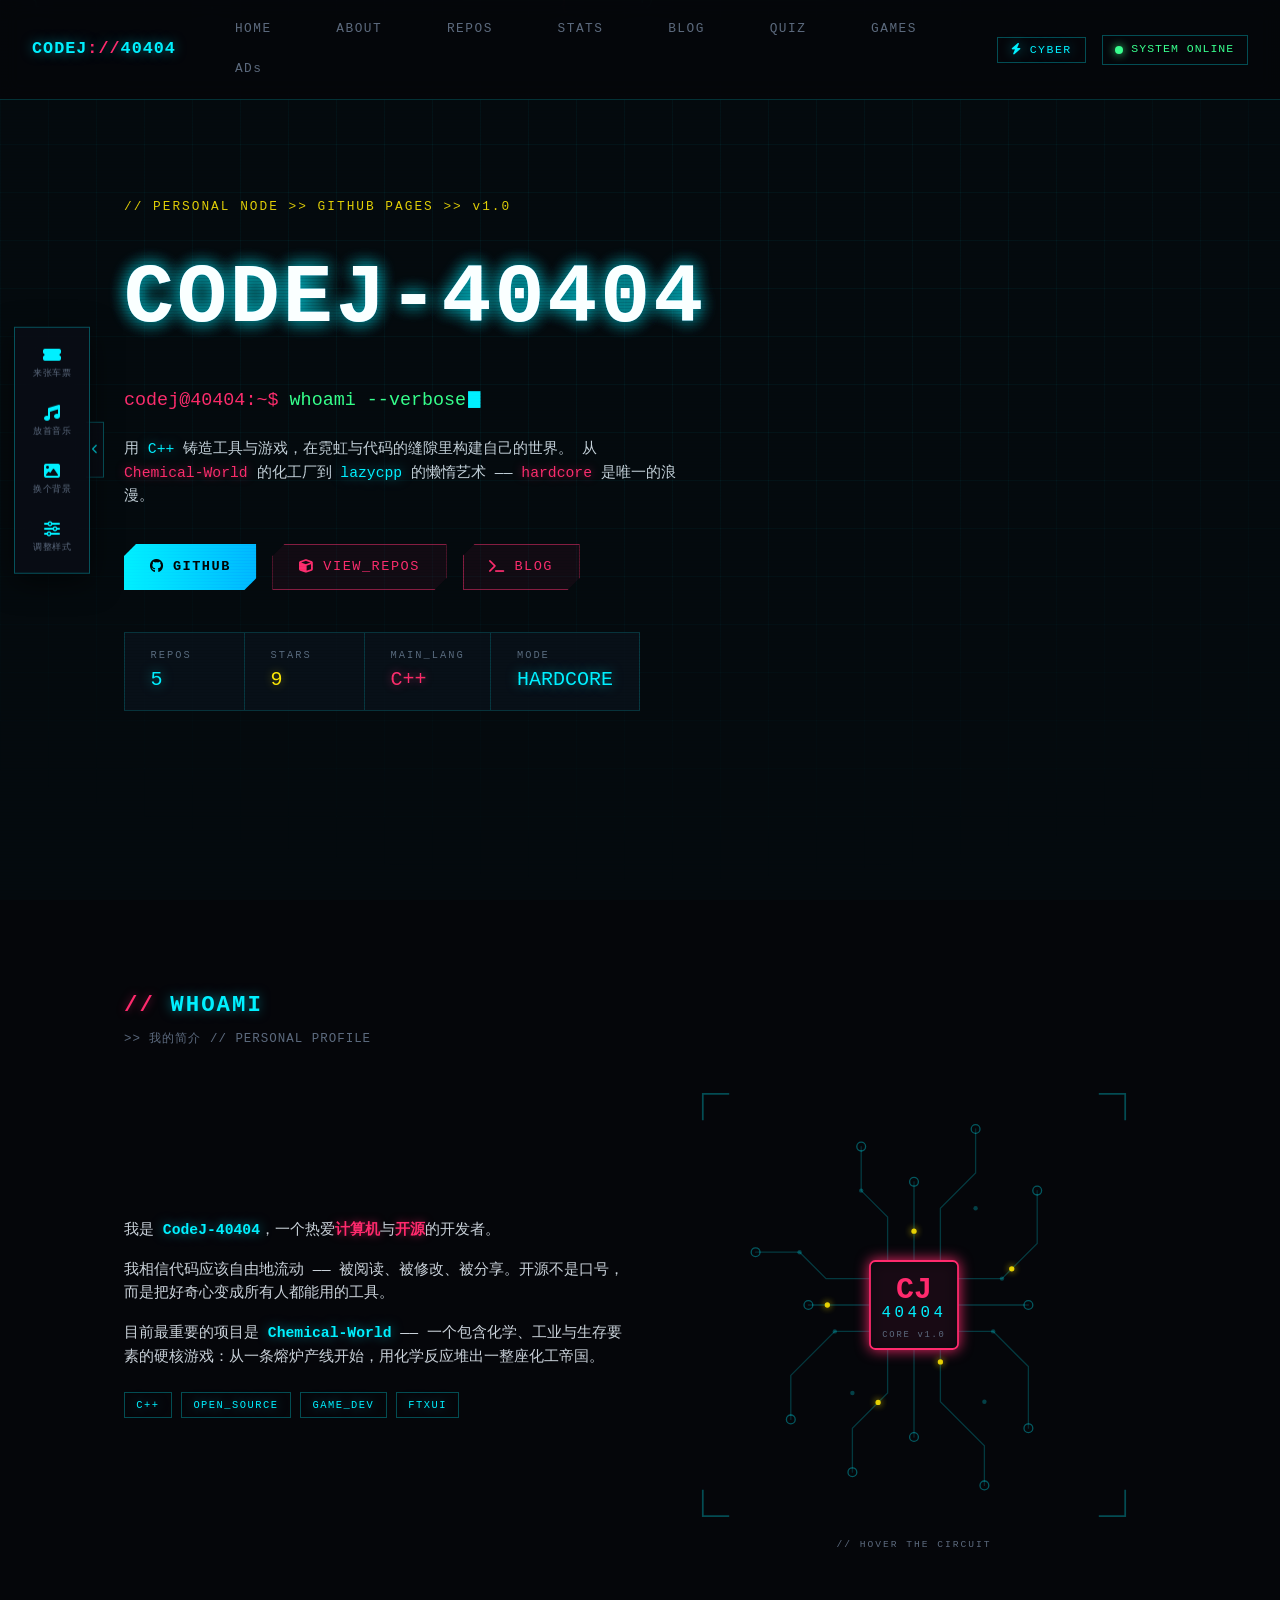
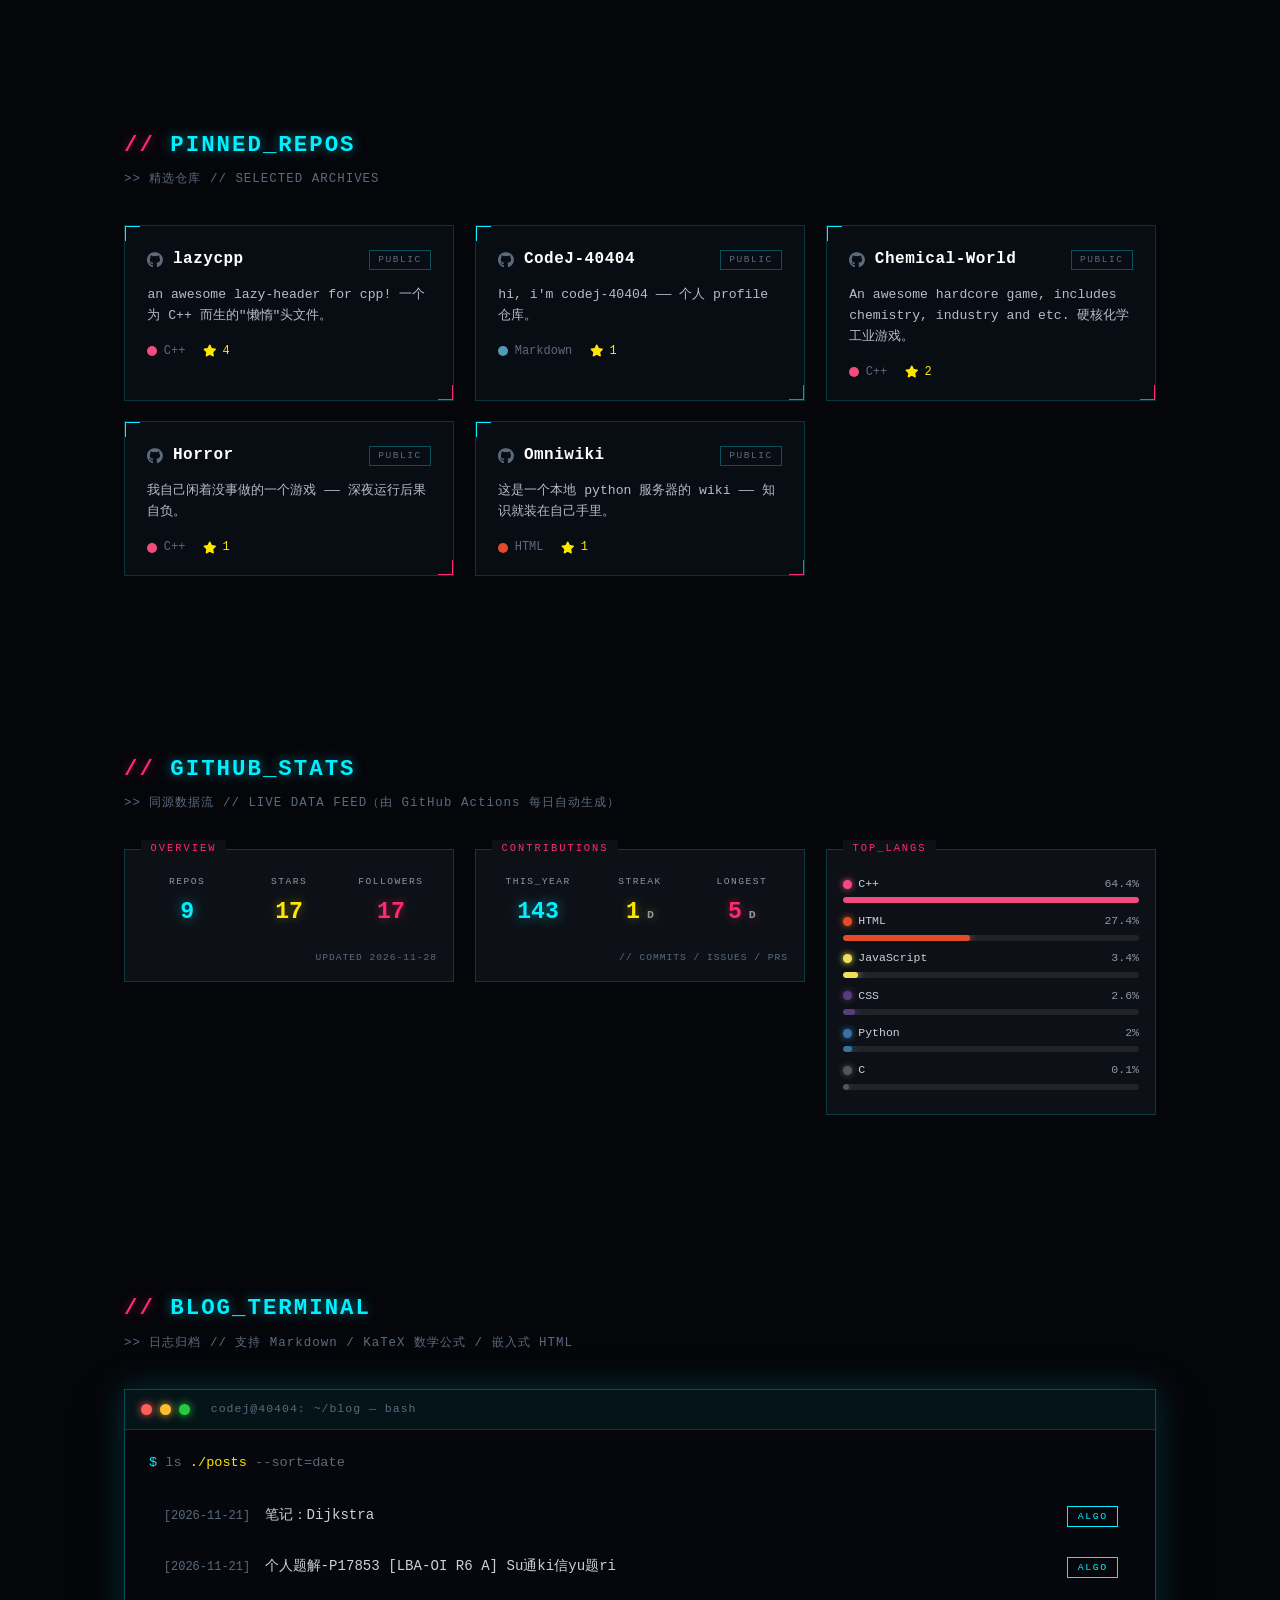
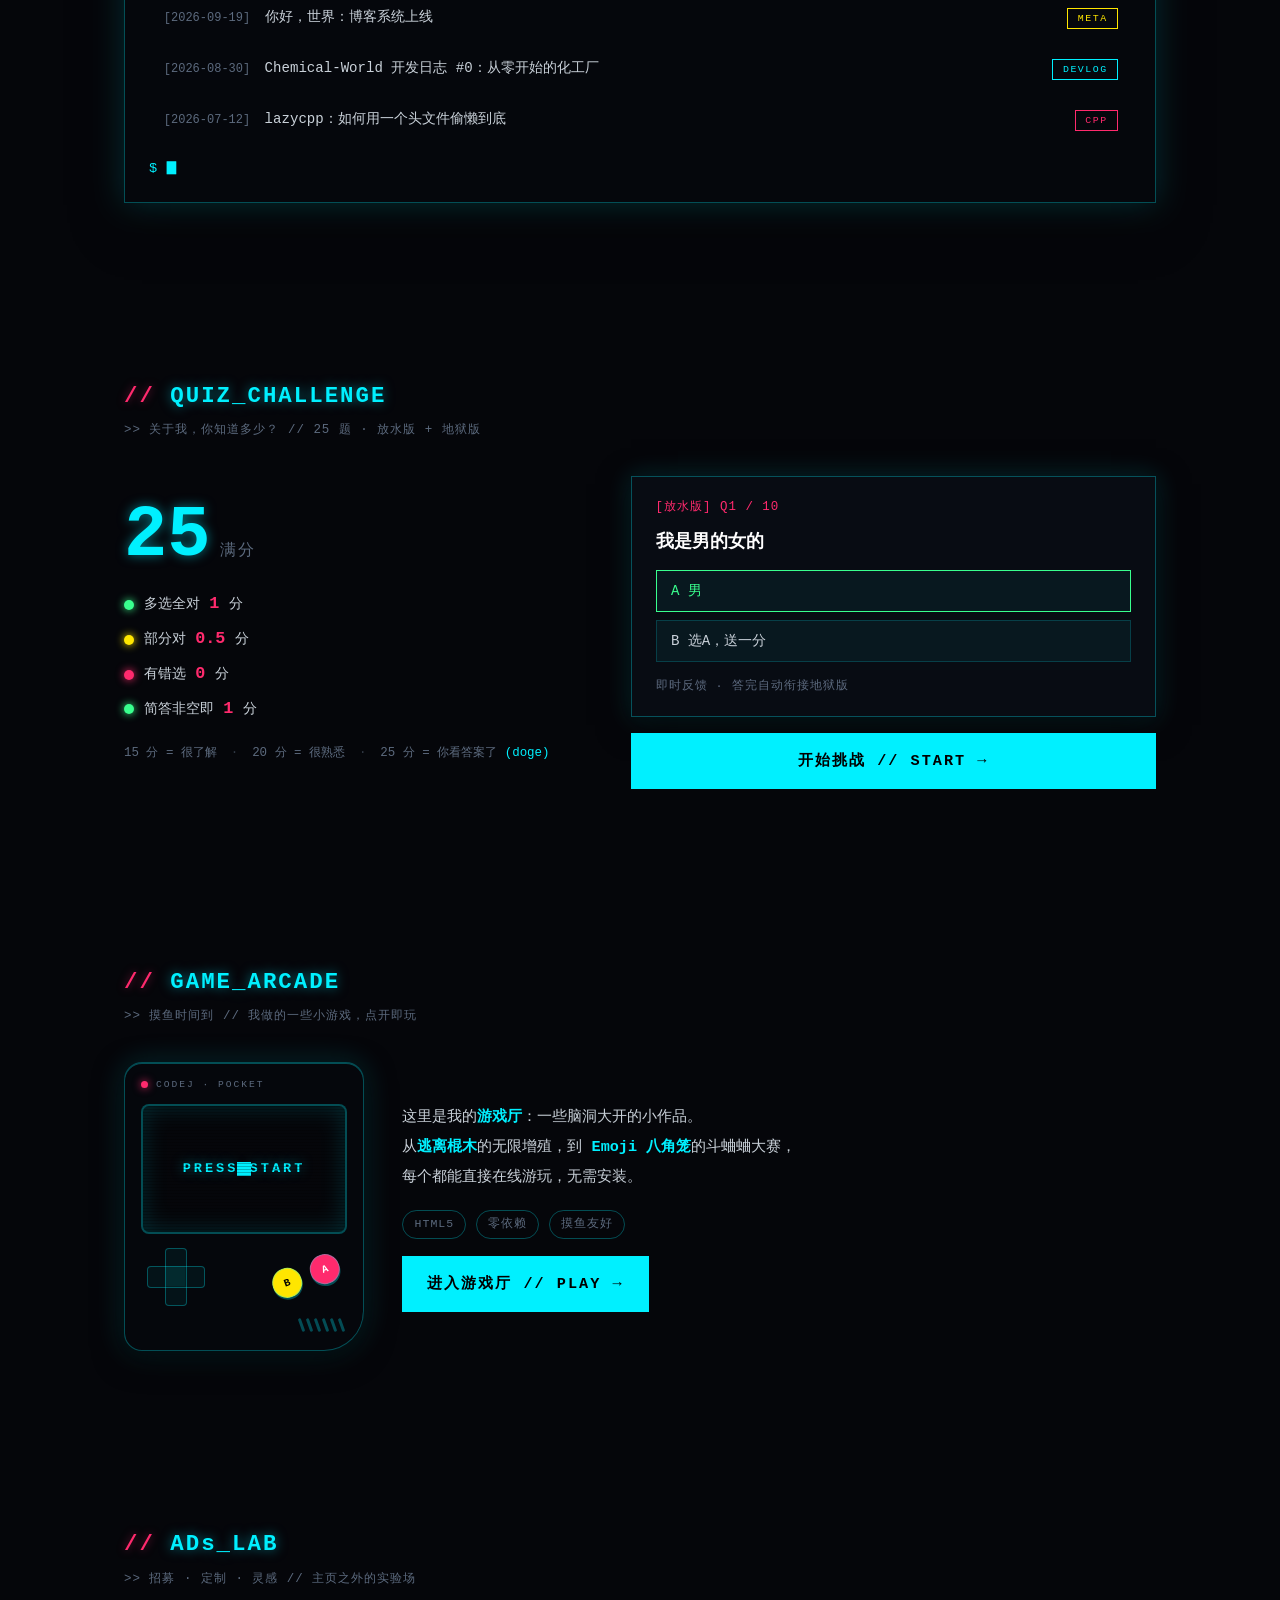
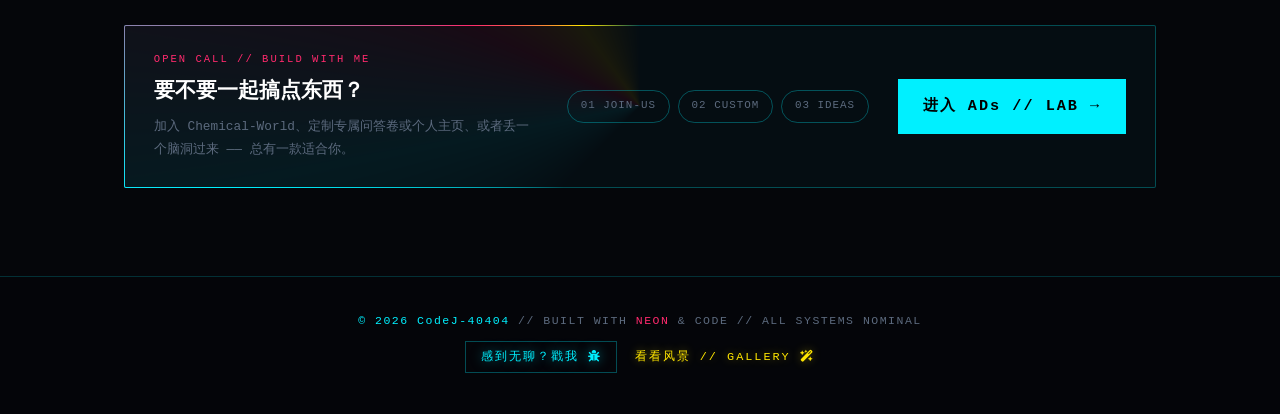
<file: index.html>
<!DOCTYPE html>
<html lang="zh-CN">
<head>
  <meta charset="UTF-8">
  <meta name="viewport" content="width=device-width, initial-scale=1.0">
  <meta name="description" content="CodeJ-40404 的个人主页 — C++ / 游戏开发 / 工具 / 博客">
  <title>CodeJ-40404 // HOME</title>
  <script>
    // 尽早应用已保存的主题，避免闪烁
    try { document.documentElement.dataset.theme = localStorage.getItem('codej-theme') || 'cyber'; } catch (e) {}
  </script>
  <!-- Font Awesome 6 -->
  <link rel="stylesheet" href="https://cdnjs.cloudflare.com/ajax/libs/font-awesome/6.5.2/css/all.min.css">
  <link rel="stylesheet" href="style.css?v=5">
  <script src="app.js?v=5" defer></script>
  <script src="gallery.js" defer></script>
</head>
<body>
  <canvas id="matrix"></canvas>
  <canvas id="stars"></canvas>
  <canvas id="trail"></canvas>
  <div class="grid-bg"></div>
  <div class="scanlines"></div>
  <div class="flicker"></div>

  <!-- 导航 -->
  <header class="nav">
    <a class="logo" href="#home">CODEJ<span class="slash">://</span>40404</a>
    <nav class="nav-links">
      <a href="#home">HOME</a>
      <a href="#about">ABOUT</a>
      <a href="#repos">REPOS</a>
      <a href="#stats">STATS</a>
      <a href="#blog">BLOG</a>
      <a href="#quiz">QUIZ</a>
      <a href="#games">GAMES</a>
      <a href="#ads">ADs</a>
    </nav>
    <button id="nav-toggle" class="nav-toggle" type="button" aria-label="展开菜单" aria-expanded="false"><i class="fas fa-bars"></i></button>
    <button id="theme-toggle" class="theme-btn" type="button" aria-label="切换主题"></button>
    <div class="sys-status"><span class="dot"></span>SYSTEM ONLINE</div>
  </header>

  <main>
    <!-- HERO -->
    <section id="home" class="hero">
      <div class="hero-tag">// PERSONAL NODE &gt;&gt; GITHUB PAGES &gt;&gt; v1.0</div>
      <h1 class="glitch" data-text="CODEJ-40404">CODEJ-40404</h1>
      <div class="type-line"><span class="prompt">codej@40404:~$</span> <span id="typing"></span><span class="cursor">▊</span></div>
      <p class="hero-desc">
        用 <em>C++</em> 铸造工具与游戏，在霓虹与代码的缝隙里构建自己的世界。
        从 <em class="pk">Chemical-World</em> 的化工厂到 <em>lazycpp</em> 的懒惰艺术 —— <em class="pk">hardcore</em> 是唯一的浪漫。
      </p>
      <div class="hero-btns">
        <a href="https://github.com/CodeJ-40404" class="btn btn-primary" target="_blank" rel="noopener noreferrer">
          <i class="fab fa-github"></i> GITHUB
        </a>
        <a href="#repos" class="btn btn-ghost"><i class="fas fa-cube"></i> VIEW_REPOS</a>
        <a href="#blog" class="btn btn-ghost"><i class="fas fa-terminal"></i> BLOG</a>
      </div>
      <div class="hud">
        <div class="hud-item"><span class="k">REPOS</span><span class="v">5</span></div>
        <div class="hud-item"><span class="k">STARS</span><span class="v yl">9</span></div>
        <div class="hud-item"><span class="k">MAIN_LANG</span><span class="v pk">C++</span></div>
        <div class="hud-item"><span class="k">MODE</span><span class="v">HARDCORE</span></div>
      </div>
    </section>

    <!-- ABOUT -->
    <section id="about">
      <h2 class="sec-title"><span class="mark">//</span> WHOAMI</h2>
      <p class="sec-sub">&gt;&gt; 我的简介 // PERSONAL PROFILE</p>
      <div class="about-grid">
        <div class="about-text">
          <p>我是 <em>CodeJ-40404</em>，一个热爱<em class="pk">计算机</em>与<em class="pk">开源</em>的开发者。</p>
          <p>我相信代码应该自由地流动 —— 被阅读、被修改、被分享。开源不是口号，而是把好奇心变成所有人都能用的工具。</p>
          <p>目前最重要的项目是 <a href="https://github.com/CodeJ-40404/Chemical-World" target="_blank" rel="noopener noreferrer"><em>Chemical-World</em></a>
            —— 一个包含化学、工业与生存要素的硬核游戏：从一条熔炉产线开始，用化学反应堆出一整座化工帝国。</p>
          <div class="about-chips">
            <span class="chip">C++</span>
            <span class="chip">OPEN_SOURCE</span>
            <span class="chip">GAME_DEV</span>
            <span class="chip">FTXUI</span>
          </div>
        </div>
        <div class="circuit-wrap">
          <svg id="circuit" viewBox="0 0 500 500" xmlns="http://www.w3.org/2000/svg" role="img" aria-label="interactive circuit board">
            <!-- 四角装饰 -->
            <path class="circuit-corner" d="M10,40 V10 H40"/>
            <path class="circuit-corner" d="M460,10 H490 V40"/>
            <path class="circuit-corner" d="M490,460 V490 H460"/>
            <path class="circuit-corner" d="M40,490 H10 V460"/>

            <!-- 走线 -->
            <path class="circuit-trace" style="--delay:0s" d="M200,220 H150 L120,190 H70"/>
            <path class="circuit-trace" style="--delay:.15s" d="M200,250 H130"/>
            <path class="circuit-trace" style="--delay:.3s" d="M200,280 H160 L110,330 V380"/>
            <path class="circuit-trace" style="--delay:.45s" d="M300,220 H350 L390,180 V120"/>
            <path class="circuit-trace" style="--delay:.6s" d="M300,250 H380"/>
            <path class="circuit-trace" style="--delay:.75s" d="M300,280 H340 L380,320 V390"/>
            <path class="circuit-trace" style="--delay:.9s" d="M220,200 V150 L190,120 V70"/>
            <path class="circuit-trace" style="--delay:1.05s" d="M250,200 V110"/>
            <path class="circuit-trace" style="--delay:1.2s" d="M280,200 V140 L320,100 V50"/>
            <path class="circuit-trace" style="--delay:1.35s" d="M220,300 V350 L180,390 V440"/>
            <path class="circuit-trace" style="--delay:1.5s" d="M250,300 V400"/>
            <path class="circuit-trace" style="--delay:1.65s" d="M280,300 V360 L330,410 V455"/>

            <!-- 焊盘 -->
            <circle class="circuit-pad" cx="70" cy="190" r="5"/>
            <circle class="circuit-pad" cx="130" cy="250" r="5"/>
            <circle class="circuit-pad" cx="110" cy="380" r="5"/>
            <circle class="circuit-pad" cx="390" cy="120" r="5"/>
            <circle class="circuit-pad" cx="380" cy="250" r="5"/>
            <circle class="circuit-pad" cx="380" cy="390" r="5"/>
            <circle class="circuit-pad" cx="190" cy="70" r="5"/>
            <circle class="circuit-pad" cx="250" cy="110" r="5"/>
            <circle class="circuit-pad" cx="320" cy="50" r="5"/>
            <circle class="circuit-pad" cx="180" cy="440" r="5"/>
            <circle class="circuit-pad" cx="250" cy="400" r="5"/>
            <circle class="circuit-pad" cx="330" cy="455" r="5"/>

            <!-- 过孔 -->
            <circle class="circuit-via" cx="120" cy="190" r="2.5"/>
            <circle class="circuit-via" cx="160" cy="280" r="2.5"/>
            <circle class="circuit-via" cx="350" cy="220" r="2.5"/>
            <circle class="circuit-via" cx="340" cy="280" r="2.5"/>
            <circle class="circuit-via" cx="190" cy="120" r="2.5"/>
            <circle class="circuit-via" cx="320" cy="140" r="2.5"/>
            <circle class="circuit-via" cx="180" cy="350" r="2.5"/>
            <circle class="circuit-via" cx="330" cy="360" r="2.5"/>

            <!-- 主芯片 -->
            <g class="circuit-chip">
              <rect x="200" y="200" width="100" height="100" rx="6"/>
              <text x="250" y="242" class="chip-big">CJ</text>
              <text x="250" y="264" class="chip-small">40404</text>
              <text x="250" y="286" class="chip-tiny">CORE v1.0</text>
            </g>

            <!-- 信号脉冲 -->
            <circle class="circuit-pulse" r="3">
              <animateMotion dur="3.2s" repeatCount="indefinite" path="M200,250 H130"/>
            </circle>
            <circle class="circuit-pulse" r="3">
              <animateMotion dur="4.1s" begin="0.6s" repeatCount="indefinite" path="M300,220 H350 L390,180 V120"/>
            </circle>
            <circle class="circuit-pulse" r="3">
              <animateMotion dur="2.7s" begin="1.2s" repeatCount="indefinite" path="M250,200 V110"/>
            </circle>
            <circle class="circuit-pulse" r="3">
              <animateMotion dur="4.6s" begin="0.3s" repeatCount="indefinite" path="M220,300 V350 L180,390 V440"/>
            </circle>
            <circle class="circuit-pulse" r="3">
              <animateMotion dur="5s" begin="1.8s" repeatCount="indefinite" path="M280,300 V360 L330,410 V455"/>
            </circle>
          </svg>
          <div class="circuit-hint">// HOVER THE CIRCUIT</div>
        </div>
      </div>
    </section>

    <!-- REPOS -->
    <section id="repos">
      <h2 class="sec-title"><span class="mark">//</span> PINNED_REPOS</h2>
      <p class="sec-sub">&gt;&gt; 精选仓库 // SELECTED ARCHIVES</p>
      <div class="repo-grid">

        <a class="repo-card" href="https://github.com/CodeJ-40404/lazycpp" target="_blank" rel="noopener noreferrer">
          <div class="repo-top"><i class="fab fa-github"></i><span class="repo-name">lazycpp</span><span class="pub">PUBLIC</span></div>
          <p class="repo-desc">an awesome lazy-header for cpp! 一个为 C++ 而生的"懒惰"头文件。</p>
          <div class="repo-meta">
            <span class="lang"><span class="lang-dot" style="background:#f34b7d"></span>C++</span>
            <span class="stars-count"><i class="fas fa-star"></i> 4</span>
          </div>
        </a>

        <a class="repo-card" href="https://github.com/CodeJ-40404/CodeJ-40404" target="_blank" rel="noopener noreferrer">
          <div class="repo-top"><i class="fab fa-github"></i><span class="repo-name">CodeJ-40404</span><span class="pub">PUBLIC</span></div>
          <p class="repo-desc">hi, i'm codej-40404 —— 个人 profile 仓库。</p>
          <div class="repo-meta">
            <span class="lang"><span class="lang-dot" style="background:#519aba"></span>Markdown</span>
            <span class="stars-count"><i class="fas fa-star"></i> 1</span>
          </div>
        </a>

        <a class="repo-card" href="https://github.com/CodeJ-40404/Chemical-World" target="_blank" rel="noopener noreferrer">
          <div class="repo-top"><i class="fab fa-github"></i><span class="repo-name">Chemical-World</span><span class="pub">PUBLIC</span></div>
          <p class="repo-desc">An awesome hardcore game, includes chemistry, industry and etc. 硬核化学工业游戏。</p>
          <div class="repo-meta">
            <span class="lang"><span class="lang-dot" style="background:#f34b7d"></span>C++</span>
            <span class="stars-count"><i class="fas fa-star"></i> 2</span>
          </div>
        </a>

        <a class="repo-card" href="https://github.com/CodeJ-40404/Horror" target="_blank" rel="noopener noreferrer">
          <div class="repo-top"><i class="fab fa-github"></i><span class="repo-name">Horror</span><span class="pub">PUBLIC</span></div>
          <p class="repo-desc">我自己闲着没事做的一个游戏 —— 深夜运行后果自负。</p>
          <div class="repo-meta">
            <span class="lang"><span class="lang-dot" style="background:#f34b7d"></span>C++</span>
            <span class="stars-count"><i class="fas fa-star"></i> 1</span>
          </div>
        </a>

        <a class="repo-card" href="https://github.com/CodeJ-40404/Omniwiki" target="_blank" rel="noopener noreferrer">
          <div class="repo-top"><i class="fab fa-github"></i><span class="repo-name">Omniwiki</span><span class="pub">PUBLIC</span></div>
          <p class="repo-desc">这是一个本地 python 服务器的 wiki —— 知识就装在自己手里。</p>
          <div class="repo-meta">
            <span class="lang"><span class="lang-dot" style="background:#e34c26"></span>HTML</span>
            <span class="stars-count"><i class="fas fa-star"></i> 1</span>
          </div>
        </a>

      </div>
    </section>

    <!-- STATS -->
    <section id="stats">
      <h2 class="sec-title"><span class="mark">//</span> GITHUB_STATS</h2>
      <p class="sec-sub">&gt;&gt; 同源数据流 // LIVE DATA FEED（由 GitHub Actions 每日自动生成）</p>
      <div class="stats-grid">
        <div class="stat-frame">
          <span class="frame-label">OVERVIEW</span>
          <div class="stat-body" id="stat-overview"><div class="stat-loading">LOADING...</div></div>
        </div>
        <div class="stat-frame">
          <span class="frame-label">CONTRIBUTIONS</span>
          <div class="stat-body" id="stat-contribs"><div class="stat-loading">LOADING...</div></div>
        </div>
        <div class="stat-frame">
          <span class="frame-label">TOP_LANGS</span>
          <div class="stat-body" id="stat-langs"><div class="stat-loading">LOADING...</div></div>
        </div>
      </div>
    </section>

    <!-- BLOG -->
    <section id="blog">
      <h2 class="sec-title"><span class="mark">//</span> BLOG_TERMINAL</h2>
      <p class="sec-sub">&gt;&gt; 日志归档 // 支持 Markdown / KaTeX 数学公式 / 嵌入式 HTML</p>
      <div class="term-window">
        <div class="term-bar">
          <span class="t-dot red"></span>
          <span class="t-dot yellow"></span>
          <span class="t-dot green"></span>
          <span class="term-title">codej@40404: ~/blog — bash</span>
        </div>
        <div class="term-body">
          <div class="term-line"><span class="cmd">$</span> ls <span class="path">./posts</span> --sort=date</div>
          <div id="post-list">
            <div class="term-line">loading posts.json ...</div>
          </div>
          <div class="term-line term-end"><span class="cmd">$</span> <span class="cursor">▊</span></div>
        </div>
      </div>
    </section>

    <section id="quiz">
      <h2 class="sec-title"><span class="mark">//</span> QUIZ_CHALLENGE</h2>
      <p class="sec-sub">&gt;&gt; 关于我，你知道多少？ // 25 题 · 放水版 + 地狱版</p>
      <div class="quiz-preview">
        <div class="qp-left">
          <div class="qp-score">
            <div class="qp-big">25</div>
            <div class="qp-unit">满分</div>
          </div>
          <div class="qp-rules">
            <div class="qp-rule"><span class="qp-dot ok"></span> 多选全对 <b>1</b> 分</div>
            <div class="qp-rule"><span class="qp-dot half"></span> 部分对 <b>0.5</b> 分</div>
            <div class="qp-rule"><span class="qp-dot ng"></span> 有错选 <b>0</b> 分</div>
            <div class="qp-rule"><span class="qp-dot ok"></span> 简答非空即 <b>1</b> 分</div>
          </div>
          <div class="qp-thresholds">
            <span>15 分 = 很了解</span>
            <span class="qp-sep">·</span>
            <span>20 分 = 很熟悉</span>
            <span class="qp-sep">·</span>
            <span>25 分 = 你看答案了 <i>(doge)</i></span>
          </div>
        </div>
        <div class="qp-right">
          <div class="qp-card">
            <div class="qp-card-title">[放水版] Q1 / 10</div>
            <div class="qp-card-q">我是男的女的</div>
            <div class="qp-card-opts">
              <span class="qp-opt">A 男</span>
              <span class="qp-opt">B 选A，送一分</span>
            </div>
            <div class="qp-card-hint">即时反馈 · 答完自动衔接地狱版</div>
          </div>
          <a class="qp-start" href="quiz.html">开始挑战 // START →</a>
        </div>
      </div>
    </section>

    <section id="games">
      <h2 class="sec-title"><span class="mark">//</span> GAME_ARCADE</h2>
      <p class="sec-sub">&gt;&gt; 摸鱼时间到 // 我做的一些小游戏，点开即玩</p>
      <div class="games-preview">
        <div class="console">
          <div class="console-top">
            <span class="console-led"></span>
            <span class="console-brand">CODEJ · POCKET</span>
          </div>
          <div class="console-screen">
            <div class="cs-scan"></div>
            <div class="cs-pixel"></div>
            <div class="cs-text">PRESS START</div>
          </div>
          <div class="console-controls">
            <div class="dpad"><span></span></div>
            <div class="ab-buttons">
              <span class="ab ab-b">B</span>
              <span class="ab ab-a">A</span>
            </div>
          </div>
          <div class="console-speaker"><i></i><i></i><i></i><i></i><i></i><i></i></div>
        </div>
        <div class="games-intro">
          <p class="gi-desc">
            这里是我的<b>游戏厅</b>：一些脑洞大开的小作品。<br>
            从<b>逃离棍木</b>的无限增殖，到 <b>Emoji 八角笼</b>的斗蛐蛐大赛，<br>
            每个都能直接在线游玩，无需安装。
          </p>
          <div class="gi-tags">
            <span class="gi-tag">HTML5</span>
            <span class="gi-tag">零依赖</span>
            <span class="gi-tag">摸鱼友好</span>
          </div>
          <a class="qp-start gi-start" href="games.html">进入游戏厅 // PLAY →</a>
        </div>
      </div>
    </section>

    <section id="ads">
      <h2 class="sec-title"><span class="mark">//</span> ADs_LAB</h2>
      <p class="sec-sub">&gt;&gt; 招募 · 定制 · 灵感 // 主页之外的实验场</p>
      <div class="ads-entry">
        <div class="ads-entry-inner">
          <div class="ads-entry-main">
            <div class="ads-entry-kicker">OPEN CALL // BUILD WITH ME</div>
            <h3 class="ads-entry-title">要不要一起搞点东西？</h3>
            <p class="ads-entry-desc">加入 Chemical-World、定制专属问答卷或个人主页、或者丢一个脑洞过来 —— 总有一款适合你。</p>
          </div>
          <div class="ads-entry-list">
            <span class="ads-entry-item">01 JOIN-US</span>
            <span class="ads-entry-item">02 CUSTOM</span>
            <span class="ads-entry-item">03 IDEAS</span>
          </div>
          <a class="qp-start ads-entry-btn" href="ads.html">进入 ADs // LAB →</a>
        </div>
      </div>
    </section>
  </main>

  <footer>
    <span class="hl">© 2026 CodeJ-40404</span> // BUILT WITH <span class="flicker-word">NEON</span> &amp; CODE // ALL SYSTEMS NOMINAL
    <span class="footer-fun">
      <a class="bored-link" href="centipede.html">感到无聊？戳我 <i class="fas fa-bug"></i></a>
      <button class="boring-btn" type="button">看看风景 // GALLERY <i class="fas fa-wand-magic-sparkles"></i></button>
    </span>
  </footer>

  <!-- 左侧工具栏 -->
  <aside class="dock" id="dock">
    <button class="dock-toggle" id="dock-toggle" type="button" aria-label="收起工具栏" aria-expanded="true">
      <i class="fas fa-chevron-left"></i>
    </button>
    <div class="dock-inner">
      <button class="dock-item" type="button" data-tool="ticket" title="生成一张可保存的车票">
        <i class="fas fa-ticket-alt"></i><span>来张车票</span>
      </button>
      <button class="dock-item" type="button" data-tool="music" id="dock-music" title="导入本地音乐（支持 mp4）">
        <i class="fas fa-music"></i><span>放首音乐</span>
      </button>
      <button class="dock-item" type="button" data-tool="bg" title="替换液态玻璃主题的背景">
        <i class="fas fa-image"></i><span>换个背景</span>
      </button>
      <button class="dock-item" type="button" data-tool="style" title="手动调整当前页面样式">
        <i class="fas fa-sliders-h"></i><span>调整样式</span>
      </button>
    </div>
  </aside>

  <div class="dock-panel" id="dock-panel" hidden></div>

  <input type="file" id="dock-music-file" accept="audio/*,video/mp4,.mp3,.wav,.ogg,.m4a,.flac,.mp4" hidden>
  <input type="file" id="dock-bg-file" accept="image/*" hidden>
</body>
</html>
</file>
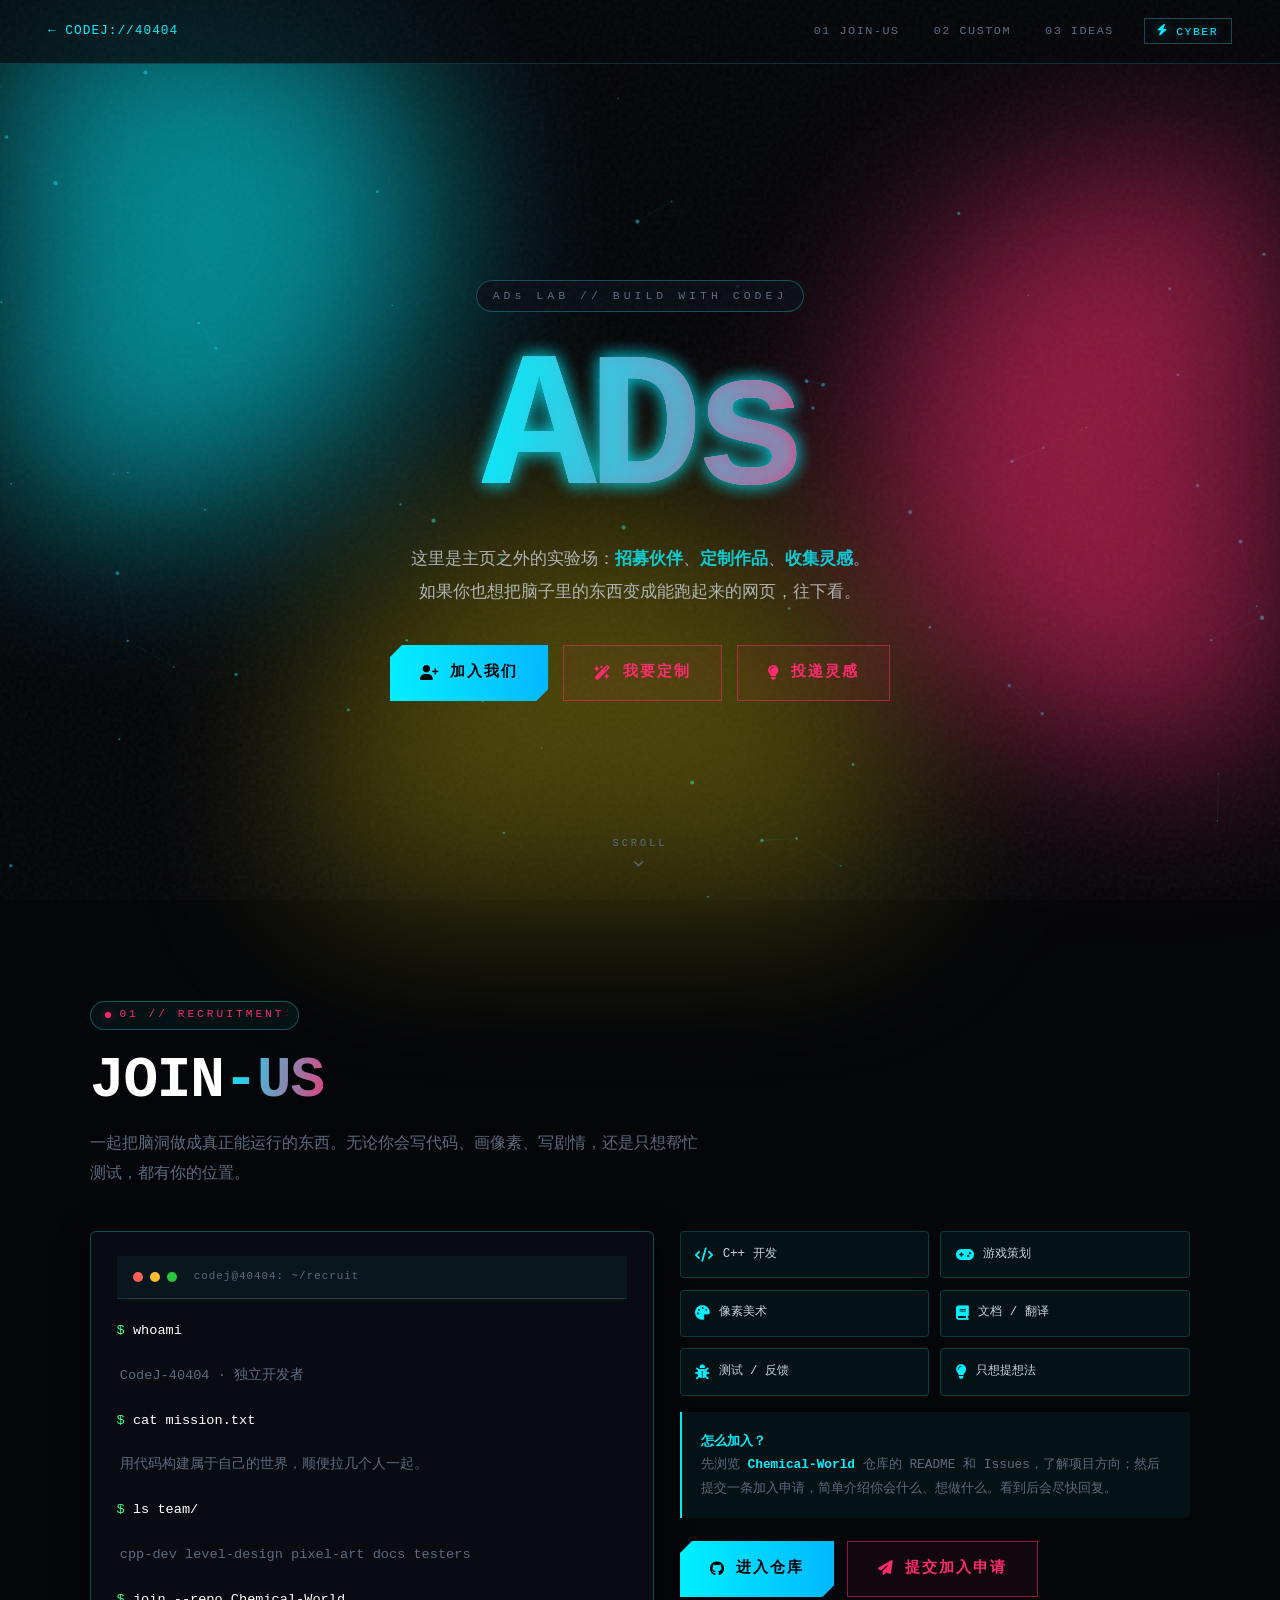
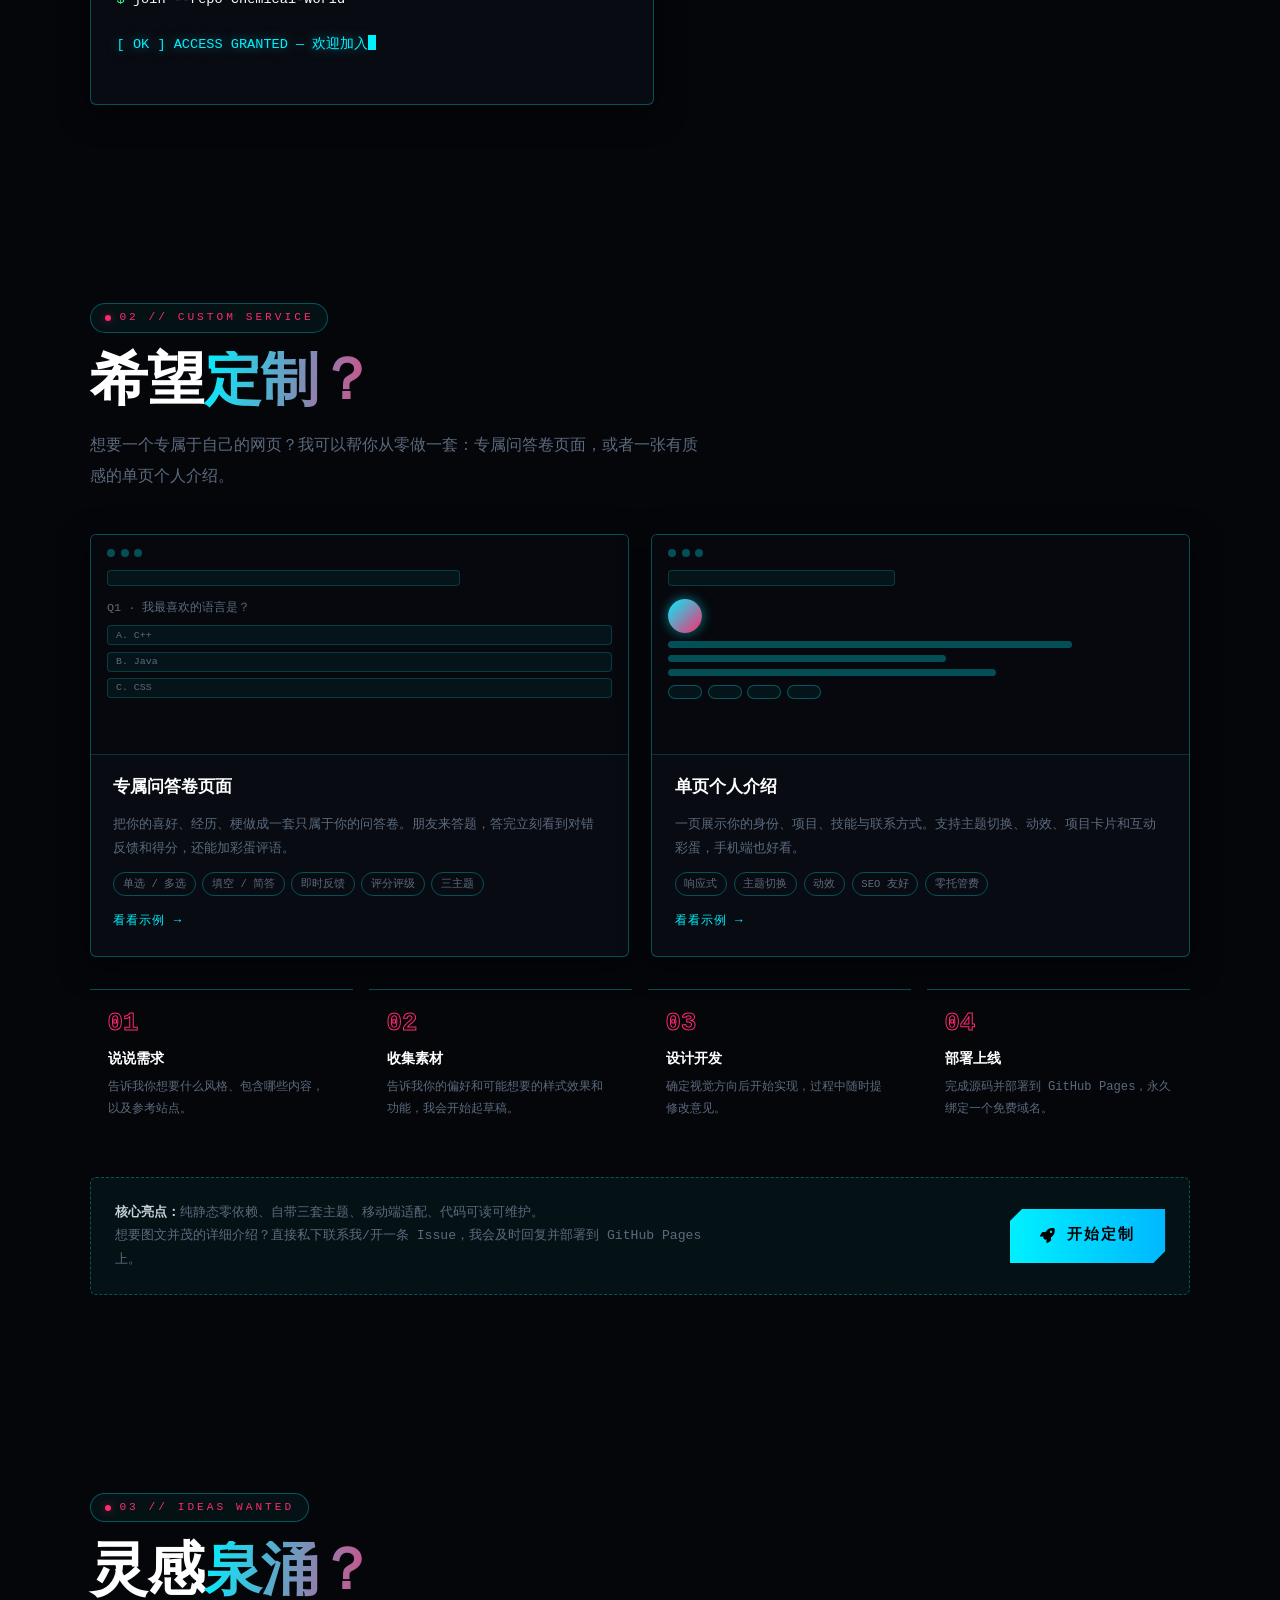
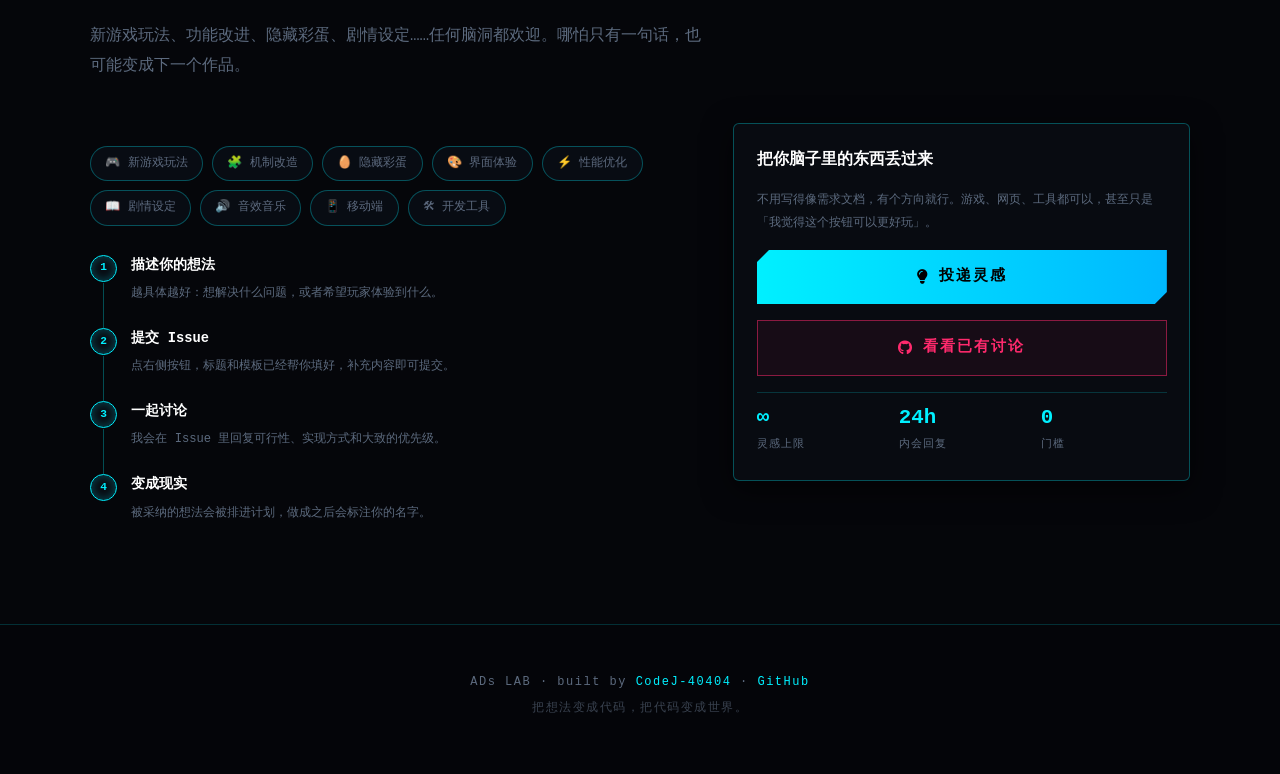
<file: ads.html>
<!DOCTYPE html>
<html lang="zh-CN" data-theme="cyber">
<head>
<meta charset="UTF-8">
<meta name="viewport" content="width=device-width, initial-scale=1.0">
<title>ADs // LAB — Join, Custom, Ideas</title>
<link rel="stylesheet" href="https://cdnjs.cloudflare.com/ajax/libs/font-awesome/6.5.2/css/all.min.css">
<link rel="stylesheet" href="style.css">
<script>
  (function(){
    try {
      var t = localStorage.getItem('codej-theme') || 'cyber';
      document.documentElement.setAttribute('data-theme', t);
    } catch(e){}
  })();
</script>
<style>
  /* ============ 基础 ============ */
  html { scroll-behavior: smooth; }
  body.ads-page {
    min-height: 100vh;
    overflow-x: hidden;
    background: var(--bg);
  }
  .ads-wrap { position: relative; z-index: 2; }

  /* ============ 背景层 ============ */
  #ad-canvas {
    position: fixed; inset: 0; width: 100%; height: 100%;
    z-index: 0; pointer-events: none; opacity: 0.85;
  }
  .aurora {
    position: fixed; inset: 0; z-index: 0; pointer-events: none; overflow: hidden;
    filter: blur(90px); opacity: 0.55;
  }
  .aurora span {
    position: absolute; border-radius: 50%;
    width: 46vw; height: 46vw; max-width: 620px; max-height: 620px;
    animation: auroraFloat 18s ease-in-out infinite alternate;
  }
  .aurora span:nth-child(1) { background: var(--a1); left: -12%; top: -8%; }
  .aurora span:nth-child(2) { background: var(--a2); right: -14%; top: 18%; animation-delay: -6s; }
  .aurora span:nth-child(3) { background: var(--a3); left: 24%; bottom: -20%; animation-delay: -11s; opacity: 0.5; }
  @keyframes auroraFloat {
    0%   { transform: translate3d(0, 0, 0) scale(1); }
    50%  { transform: translate3d(6vw, 4vh, 0) scale(1.18); }
    100% { transform: translate3d(-5vw, -3vh, 0) scale(0.9); }
  }
  .noise {
    position: fixed; inset: 0; z-index: 3; pointer-events: none; opacity: 0.05;
    background-image: url("data:image/svg+xml,%3Csvg viewBox='0 0 256 256' xmlns='http://www.w3.org/2000/svg'%3E%3Cfilter id='n'%3E%3CfeTurbulence type='fractalNoise' baseFrequency='0.85' numOctaves='3'/%3E%3C/filter%3E%3Crect width='100%25' height='100%25' filter='url(%23n)'/%3E%3C/svg%3E");
  }

  /* ============ 顶部导航 ============ */
  .ads-nav {
    position: sticky; top: 0; z-index: 40;
    display: flex; align-items: center; gap: 1rem;
    padding: 0.85rem clamp(1rem, 4vw, 3rem);
    background: color-mix(in srgb, var(--bg) 72%, transparent);
    backdrop-filter: blur(14px); -webkit-backdrop-filter: blur(14px);
    border-bottom: 1px solid var(--line);
  }
  .ads-back {
    font-size: 0.8rem; letter-spacing: 1px; text-decoration: none;
    color: var(--a1); white-space: nowrap;
  }
  .ads-back:hover { text-shadow: var(--glow-a1); }
  .ads-links { display: flex; gap: 0.4rem; margin-left: auto; }
  .ads-links a {
    font-size: 0.74rem; letter-spacing: 1.5px; text-decoration: none;
    color: var(--dim); padding: 0.45rem 0.8rem; border-radius: var(--btn-radius);
    border: 1px solid transparent; transition: color .2s, border-color .2s, background .2s;
  }
  .ads-links a:hover { color: var(--a1); border-color: var(--line2); background: var(--panel3); }
  #theme-toggle { flex-shrink: 0; }

  /* ============ 通用排版 ============ */
  .ads-section {
    max-width: 1180px; margin: 0 auto;
    padding: clamp(4.5rem, 11vh, 8rem) clamp(1rem, 4vw, 2.5rem);
    position: relative;
  }
  .sec-tag {
    display: inline-flex; align-items: center; gap: .55rem;
    font-size: .7rem; letter-spacing: 3px; color: var(--a2);
    border: 1px solid var(--line2); border-radius: 99px;
    padding: .3rem .85rem; margin-bottom: 1.2rem;
    background: var(--panel3);
  }
  .sec-tag::before {
    content: ''; width: 6px; height: 6px; border-radius: 50%;
    background: var(--a2); box-shadow: var(--glow-a2);
    animation: pulseDot 1.8s infinite;
  }
  @keyframes pulseDot { 0%,100%{opacity:1;transform:scale(1)} 50%{opacity:.3;transform:scale(.7)} }
  .sec-h {
    font-size: clamp(2rem, 5.4vw, 3.6rem); line-height: 1.1;
    color: var(--title); letter-spacing: -0.02em; margin-bottom: 1rem;
  }
  .sec-h .grad {
    background: linear-gradient(100deg, var(--a1), var(--a2) 55%, var(--a3));
    background-size: 220% 100%;
    -webkit-background-clip: text; background-clip: text; color: transparent;
    animation: gradShift 7s linear infinite;
  }
  @keyframes gradShift { to { background-position: 220% 0; } }
  .sec-p { max-width: 620px; color: var(--dim); font-size: clamp(.88rem, 1.6vw, 1rem); line-height: 1.9; }
  .sec-head-split { display: flex; align-items: flex-end; justify-content: space-between; gap: 2rem; flex-wrap: wrap; margin-bottom: 2.6rem; }

  /* ============ HERO ============ */
  .ads-hero {
    min-height: calc(100vh - 62px);
    display: flex; flex-direction: column; justify-content: center; align-items: center;
    text-align: center; padding: 5rem clamp(1rem, 4vw, 2rem) 4rem;
    position: relative;
  }
  .hero-badge {
    font-size: .72rem; letter-spacing: 4px; color: var(--dim);
    border: 1px solid var(--line2); border-radius: 99px;
    padding: .35rem 1rem; margin-bottom: 2rem;
    background: var(--panel);
    animation: badgeGlow 3s ease-in-out infinite;
  }
  @keyframes badgeGlow {
    0%,100% { box-shadow: 0 0 0 rgba(0,0,0,0); }
    50% { box-shadow: 0 0 24px var(--line2); }
  }
  .hero-title {
    position: relative; font-size: clamp(4.2rem, 17vw, 12rem);
    line-height: .92; letter-spacing: -0.05em; font-weight: 800;
    color: var(--title); margin-bottom: 1.5rem;
    text-shadow: var(--title-glow);
  }
  .hero-title .glitch {
    position: relative; display: inline-block;
    background: linear-gradient(100deg, var(--a1), var(--a2) 50%, var(--a3));
    background-size: 220% 100%;
    -webkit-background-clip: text; background-clip: text; color: transparent;
    animation: gradShift 6s linear infinite;
  }
  .hero-title .glitch::before,
  .hero-title .glitch::after {
    content: attr(data-text);
    position: absolute; inset: 0;
    background: inherit; -webkit-background-clip: text; background-clip: text;
    color: transparent; opacity: .75;
  }
  .hero-title .glitch::before { animation: glitchA 4.2s infinite steps(1); }
  .hero-title .glitch::after  { animation: glitchB 5.1s infinite steps(1); }
  @keyframes glitchA {
    0%, 92%, 100% { transform: none; clip-path: inset(0 0 100% 0); }
    93% { transform: translate(-5px, 2px); clip-path: inset(8% 0 62% 0); }
    95% { transform: translate(5px, -2px); clip-path: inset(46% 0 28% 0); }
    97% { transform: translate(-3px, 0); clip-path: inset(72% 0 8% 0); }
  }
  @keyframes glitchB {
    0%, 89%, 100% { transform: none; clip-path: inset(0 0 100% 0); }
    90% { transform: translate(4px, -2px); clip-path: inset(62% 0 12% 0); }
    94% { transform: translate(-4px, 3px); clip-path: inset(18% 0 56% 0); }
  }
  .hero-sub {
    max-width: 640px; color: var(--text); opacity: .82;
    font-size: clamp(.92rem, 1.8vw, 1.08rem); line-height: 1.9; margin-bottom: 2.2rem;
  }
  .hero-sub b { color: var(--a1); font-weight: 600; }
  .hero-cta { display: flex; gap: .9rem; flex-wrap: wrap; justify-content: center; }

  .magnet-btn {
    position: relative; display: inline-flex; align-items: center; gap: .6rem;
    padding: .95rem 1.9rem; font-size: .92rem; font-weight: 700;
    letter-spacing: 2px; text-decoration: none; border-radius: var(--btn-radius);
    clip-path: var(--btn-clip);
    background: var(--btn1-bg); color: var(--btn1-color);
    box-shadow: var(--btn1-shadow); border: none;
    transition: box-shadow .25s, transform .15s;
    will-change: transform;
  }
  .magnet-btn:hover { box-shadow: var(--btn1-shadow-h); }
  .ghost-btn {
    position: relative; display: inline-flex; align-items: center; gap: .6rem;
    padding: .95rem 1.9rem; font-size: .92rem; font-weight: 600;
    letter-spacing: 2px; text-decoration: none; border-radius: var(--btn-radius);
    color: var(--btn2-color); background: var(--btn2-bg);
    border: 1px solid var(--btn2-border);
    transition: background .25s, box-shadow .25s;
  }
  .ghost-btn:hover { background: var(--btn2-bg-h); box-shadow: var(--btn2-shadow-h); }

  .scroll-hint {
    position: absolute; bottom: 2rem; left: 50%; transform: translateX(-50%);
    display: flex; flex-direction: column; align-items: center; gap: .5rem;
    font-size: .64rem; letter-spacing: 3px; color: var(--dim);
  }
  .scroll-hint i { animation: hintDown 1.8s ease-in-out infinite; }
  @keyframes hintDown { 0%,100%{transform:translateY(0);opacity:.4} 50%{transform:translateY(7px);opacity:1} }

  /* ============ 卡片通用 ============ */
  .glass-card {
    position: relative; border: 1px solid var(--line2); border-radius: calc(var(--radius) + 6px);
    background: color-mix(in srgb, var(--panel) 88%, transparent);
    box-shadow: var(--card-shadow);
    transition: transform .3s ease, border-color .3s, box-shadow .3s;
    overflow: hidden;
  }
  .glass-card::before {
    content: ''; position: absolute; inset: 0; pointer-events: none;
    background: radial-gradient(600px circle at var(--mx, 50%) var(--my, 0%),
      color-mix(in srgb, var(--a1) 12%, transparent), transparent 45%);
    opacity: 0; transition: opacity .3s;
  }
  .glass-card:hover::before { opacity: 1; }
  .glass-card:hover { border-color: var(--a1); box-shadow: var(--card-shadow), 0 0 30px var(--line2); }

  /* ============ 01 JOIN ============ */
  .join-grid {
    display: grid; grid-template-columns: 1.05fr .95fr; gap: 1.6rem; align-items: stretch;
  }
  .terminal {
    padding: 1.5rem 1.6rem 1.8rem; display: flex; flex-direction: column;
    font-size: .85rem; line-height: 2;
  }
  .term-bar { display: flex; align-items: center; gap: .45rem; margin-bottom: 1.1rem; }
  .term-bar i { width: 10px; height: 10px; border-radius: 50%; background: var(--line2); }
  .term-bar i:nth-child(1) { background: #ff5f57; }
  .term-bar i:nth-child(2) { background: #febc2e; }
  .term-bar i:nth-child(3) { background: #28c840; }
  .term-bar span { margin-left: .6rem; font-size: .68rem; color: var(--dim); letter-spacing: 1px; }
  .term-line { opacity: 0; transform: translateY(5px); animation: termIn .45s forwards; }
  .term-line:nth-child(2) { animation-delay: .15s; }
  .term-line:nth-child(3) { animation-delay: .35s; }
  .term-line:nth-child(4) { animation-delay: .55s; }
  .term-line:nth-child(5) { animation-delay: .75s; }
  .term-line:nth-child(6) { animation-delay: .95s; }
  .term-line:nth-child(7) { animation-delay: 1.15s; }
  .term-line:nth-child(8) { animation-delay: 1.35s; }
  @keyframes termIn { to { opacity: 1; transform: none; } }
  .term-prompt { color: var(--green); }
  .term-cmd { color: var(--title); }
  .term-out { color: var(--dim); padding-left: .2rem; }
  .term-ok { color: var(--a1); text-shadow: var(--glow-a1); }
  .term-cursor { display: inline-block; width: 8px; height: 15px; background: var(--a1); vertical-align: -2px; animation: cursorBlink 1s steps(1) infinite; }
  @keyframes cursorBlink { 0%,50%{opacity:1} 51%,100%{opacity:0} }

  .join-side { display: flex; flex-direction: column; gap: 1rem; }
  .join-roles { display: grid; grid-template-columns: 1fr 1fr; gap: .7rem; }
  .role-chip {
    display: flex; align-items: center; gap: .6rem;
    padding: .8rem .9rem; font-size: .78rem;
    border: 1px solid var(--line); border-radius: calc(var(--radius) + 4px);
    background: var(--panel3); color: var(--text);
    transition: border-color .2s, transform .2s;
  }
  .role-chip:hover { border-color: var(--a1); transform: translateY(-2px); }
  .role-chip i { color: var(--a1); font-size: .9rem; }
  .join-note {
    padding: 1.1rem 1.2rem; font-size: .8rem; line-height: 1.85; color: var(--dim);
    border-left: 2px solid var(--a1); background: var(--panel3);
    border-radius: 0 calc(var(--radius) + 4px) calc(var(--radius) + 4px) 0;
  }
  .join-note b { color: var(--a1); }
  .join-actions { display: flex; gap: .8rem; flex-wrap: wrap; margin-top: .4rem; }

  /* ============ 02 CUSTOM ============ */
  .custom-grid { display: grid; grid-template-columns: 1fr 1fr; gap: 1.4rem; margin-bottom: 1.6rem; }
  .showcase { display: flex; flex-direction: column; }
  .mock-frame {
    position: relative; height: 220px; overflow: hidden;
    background: var(--panel2); border-bottom: 1px solid var(--line);
    padding: .9rem 1rem;
  }
  .mock-dots { display: flex; gap: .35rem; margin-bottom: .8rem; }
  .mock-dots i { width: 8px; height: 8px; border-radius: 50%; background: var(--line2); }
  .mock-url {
    height: 16px; border-radius: 4px; background: var(--panel3);
    border: 1px solid var(--line); margin-bottom: .8rem; width: 70%;
  }
  .mock-q { font-size: .74rem; color: var(--dim); margin-bottom: .5rem; }
  .mock-opt {
    height: 20px; border: 1px solid var(--line); border-radius: 4px;
    margin-bottom: .4rem; background: var(--panel3);
    display: flex; align-items: center; padding: 0 .5rem;
    font-size: .62rem; color: var(--dim);
    transition: border-color .3s, color .3s, background .3s;
  }
  .showcase:hover .mock-opt:first-of-type { border-color: var(--a1); color: var(--a1); background: color-mix(in srgb, var(--a1) 10%, transparent); }
  .mock-avatar {
    width: 34px; height: 34px; border-radius: 50%; margin-bottom: .5rem;
    background: linear-gradient(135deg, var(--a1), var(--a2));
    box-shadow: var(--glow-a1);
  }
  .mock-line { height: 7px; border-radius: 4px; background: var(--line2); margin-bottom: .45rem; }
  .mock-line.w80 { width: 80%; } .mock-line.w55 { width: 55%; } .mock-line.w65 { width: 65%; }
  .mock-chips { display: flex; gap: .35rem; margin-top: .6rem; }
  .mock-chips i { height: 14px; width: 34px; border-radius: 99px; background: var(--panel3); border: 1px solid var(--line2); }
  .showcase-body { padding: 1.3rem 1.4rem 1.5rem; display: flex; flex-direction: column; gap: .7rem; flex: 1; }
  .showcase-title { font-size: 1.05rem; color: var(--title); font-weight: 700; }
  .showcase-desc { font-size: .82rem; color: var(--dim); line-height: 1.8; flex: 1; }
  .showcase-feats { display: flex; flex-wrap: wrap; gap: .4rem; }
  .showcase-feats span {
    font-size: .66rem; padding: .18rem .55rem; border-radius: 99px;
    border: 1px solid var(--line2); color: var(--dim);
  }
  .demo-link {
    align-self: flex-start; margin-top: .3rem; font-size: .78rem;
    color: var(--a1); text-decoration: none; letter-spacing: 1px;
  }
  .demo-link:hover { text-shadow: var(--glow-a1); }

  .steps { display: grid; grid-template-columns: repeat(4, 1fr); gap: 1rem; margin: 2rem 0 2.2rem; }
  .step {
    padding: 1.3rem 1.1rem; position: relative;
    border-top: 1px solid var(--line2);
  }
  .step::before {
    content: ''; position: absolute; top: -1px; left: 0; width: 0; height: 1px;
    background: var(--a1); box-shadow: var(--glow-a1);
    transition: width .5s ease;
  }
  .step:hover::before { width: 100%; }
  .step-num {
    font-size: 1.6rem; font-weight: 800; line-height: 1;
    color: transparent; -webkit-text-stroke: 1px var(--a2);
    margin-bottom: .7rem;
  }
  .step-name { font-size: .9rem; color: var(--title); font-weight: 600; margin-bottom: .4rem; }
  .step-desc { font-size: .76rem; color: var(--dim); line-height: 1.8; }
  .custom-foot {
    display: flex; align-items: center; justify-content: space-between;
    gap: 1.2rem; flex-wrap: wrap;
    padding: 1.4rem 1.5rem; border: 1px dashed var(--line2);
    border-radius: calc(var(--radius) + 6px); background: var(--panel3);
  }
  .custom-foot p { font-size: .82rem; color: var(--dim); line-height: 1.8; max-width: 620px; }
  .custom-foot b { color: var(--text); }

  /* ============ 03 IDEAS ============ */
  .ideas-layout { display: grid; grid-template-columns: 1.15fr .85fr; gap: 1.6rem; align-items: start; }
  .idea-chips { display: flex; flex-wrap: wrap; gap: .55rem; margin: 1.4rem 0 1.8rem; }
  .idea-chip {
    font-size: .76rem; padding: .45rem .9rem; border-radius: 99px;
    border: 1px solid var(--line2); color: var(--dim); background: var(--panel);
    transition: all .25s; cursor: default;
  }
  .idea-chip:hover {
    color: var(--a1); border-color: var(--a1);
    transform: translateY(-3px) rotate(-1deg);
    box-shadow: 0 0 18px var(--line2);
  }
  .idea-flow { display: flex; flex-direction: column; gap: 0; }
  .flow-item { display: flex; gap: .9rem; position: relative; padding-bottom: 1.4rem; }
  .flow-item:last-child { padding-bottom: 0; }
  .flow-item::before {
    content: ''; position: absolute; left: 13px; top: 28px; bottom: 0; width: 1px;
    background: var(--line2);
  }
  .flow-item:last-child::before { display: none; }
  .flow-dot {
    width: 27px; height: 27px; flex-shrink: 0; border-radius: 50%;
    display: grid; place-items: center; font-size: .7rem; font-weight: 700;
    border: 1px solid var(--a1); color: var(--a1); background: var(--panel);
    box-shadow: inset 0 0 10px var(--line2);
  }
  .flow-text strong { display: block; font-size: .86rem; color: var(--title); margin-bottom: .2rem; font-weight: 600; }
  .flow-text span { font-size: .76rem; color: var(--dim); line-height: 1.75; }
  .idea-side { padding: 1.5rem 1.4rem; display: flex; flex-direction: column; gap: 1rem; }
  .idea-side h3 { font-size: .98rem; color: var(--title); }
  .idea-side p { font-size: .78rem; color: var(--dim); line-height: 1.8; }
  .idea-side .big-cta { width: 100%; justify-content: center; }
  .idea-stats { display: flex; gap: 1rem; padding-top: .8rem; border-top: 1px solid var(--line); }
  .idea-stats div { flex: 1; }
  .idea-stats b { display: block; font-size: 1.3rem; color: var(--a1); line-height: 1.2; }
  .idea-stats span { font-size: .66rem; color: var(--dim); letter-spacing: 1px; }

  /* ============ 页脚 ============ */
  .ads-footer {
    text-align: center; padding: 3rem 1rem 3.5rem;
    border-top: 1px solid var(--line); color: var(--dim); font-size: .75rem;
  }
  .ads-footer a { color: var(--a1); text-decoration: none; }
  .ads-footer a:hover { text-decoration: underline; }

  /* ============ 滚动揭示 ============ */
  .reveal { opacity: 0; transform: translateY(28px); transition: opacity .7s ease, transform .7s cubic-bezier(.2,.7,.2,1); }
  .reveal.in { opacity: 1; transform: none; }

  /* ============ 响应式 ============ */
  @media (max-width: 900px) {
    .join-grid, .custom-grid, .ideas-layout { grid-template-columns: 1fr; }
    .steps { grid-template-columns: 1fr 1fr; }
    .ads-hero { min-height: auto; padding-top: 5rem; padding-bottom: 5rem; }
    .scroll-hint { display: none; }
  }
  @media (max-width: 640px) {
    .ads-nav { padding: .7rem 1rem; gap: .6rem; }
    .ads-links { display: none; }
    .ads-back { font-size: .74rem; }
    .hero-title { font-size: clamp(3.6rem, 22vw, 6rem); }
    .hero-cta { flex-direction: column; width: 100%; }
    .hero-cta > a { justify-content: center; width: 100%; }
    .join-roles { grid-template-columns: 1fr; }
    .steps { grid-template-columns: 1fr; }
    .custom-foot { flex-direction: column; align-items: stretch; text-align: center; }
    .custom-foot .magnet-btn { justify-content: center; }
    .join-actions > a { flex: 1; justify-content: center; }
    .mock-frame { height: 190px; }
    .ads-section { padding-top: 3.6rem; padding-bottom: 3.6rem; }
  }
  @media (prefers-reduced-motion: reduce) {
    *, *::before, *::after { animation-duration: .01ms !important; animation-iteration-count: 1 !important; transition-duration: .01ms !important; }
    .reveal { opacity: 1; transform: none; }
  }
</style>
</head>
<body class="ads-page">
<canvas id="ad-canvas" aria-hidden="true"></canvas>
<div class="aurora" aria-hidden="true"><span></span><span></span><span></span></div>
<div class="noise" aria-hidden="true"></div>

<div class="ads-wrap">
  <header class="ads-nav">
    <a class="ads-back" href="index.html">← CODEJ://40404</a>
    <nav class="ads-links" aria-label="分区导航">
      <a href="#join">01 JOIN-US</a>
      <a href="#custom">02 CUSTOM</a>
      <a href="#ideas">03 IDEAS</a>
    </nav>
    <button id="theme-toggle" class="theme-btn" type="button" aria-label="切换主题"></button>
  </header>

  <main>
    <!-- HERO -->
    <section class="ads-hero">
      <div class="hero-badge">ADs LAB // BUILD WITH CODEJ</div>
      <h1 class="hero-title"><span class="glitch" data-text="ADs">ADs</span></h1>
      <p class="hero-sub">
        这里是主页之外的实验场：<b>招募伙伴</b>、<b>定制作品</b>、<b>收集灵感</b>。<br>
        如果你也想把脑子里的东西变成能跑起来的网页，往下看。
      </p>
      <div class="hero-cta">
        <a class="magnet-btn" href="#join"><i class="fas fa-user-plus"></i> 加入我们</a>
        <a class="ghost-btn" href="#custom"><i class="fas fa-wand-magic-sparkles"></i> 我要定制</a>
        <a class="ghost-btn" href="#ideas"><i class="fas fa-lightbulb"></i> 投递灵感</a>
      </div>
      <div class="scroll-hint"><span>SCROLL</span><i class="fas fa-chevron-down"></i></div>
    </section>

    <!-- 01 JOIN-US -->
    <section id="join" class="ads-section reveal">
      <div class="sec-head-split">
        <div>
          <div class="sec-tag">01 // RECRUITMENT</div>
          <h2 class="sec-h">JOIN<span class="grad">-US</span></h2>
          <p class="sec-p">一起把脑洞做成真正能运行的东西。无论你会写代码、画像素、写剧情，还是只想帮忙测试，都有你的位置。</p>
        </div>
      </div>

      <div class="join-grid">
        <div class="glass-card terminal" aria-label="招募终端预览">
          <div class="term-bar"><i></i><i></i><i></i><span>codej@40404: ~/recruit</span></div>
          <div class="term-line"><span class="term-prompt">$</span> <span class="term-cmd">whoami</span></div>
          <div class="term-line term-out">CodeJ-40404 · 独立开发者</div>
          <div class="term-line"><span class="term-prompt">$</span> <span class="term-cmd">cat mission.txt</span></div>
          <div class="term-line term-out">用代码构建属于自己的世界，顺便拉几个人一起。</div>
          <div class="term-line"><span class="term-prompt">$</span> <span class="term-cmd">ls team/</span></div>
          <div class="term-line term-out">cpp-dev  level-design  pixel-art  docs  testers</div>
          <div class="term-line"><span class="term-prompt">$</span> <span class="term-cmd">join --repo Chemical-World</span></div>
          <div class="term-line term-ok">[ OK ] ACCESS GRANTED — 欢迎加入<span class="term-cursor"></span></div>
        </div>

        <div class="join-side">
          <div class="join-roles">
            <div class="role-chip"><i class="fas fa-code"></i> C++ 开发</div>
            <div class="role-chip"><i class="fas fa-gamepad"></i> 游戏策划</div>
            <div class="role-chip"><i class="fas fa-palette"></i> 像素美术</div>
            <div class="role-chip"><i class="fas fa-book"></i> 文档 / 翻译</div>
            <div class="role-chip"><i class="fas fa-bug"></i> 测试 / 反馈</div>
            <div class="role-chip"><i class="fas fa-lightbulb"></i> 只想提想法</div>
          </div>
          <div class="join-note">
            <b>怎么加入？</b><br>
            先浏览 <b>Chemical-World</b> 仓库的 README 和 Issues，了解项目方向；然后提交一条加入申请，简单介绍你会什么、想做什么。看到后会尽快回复。
          </div>
          <div class="join-actions">
            <a class="magnet-btn" href="https://github.com/CodeJ-40404/Chemical-World" target="_blank" rel="noopener noreferrer">
              <i class="fab fa-github"></i> 进入仓库
            </a>
            <a class="ghost-btn"
               href="https://github.com/CodeJ-40404/Chemical-World/issues/new"
               data-issue-repo="Chemical-World"
               data-issue-title="[Join] 申请加入 Chemical-World"
               data-issue-body="## 我是谁&#10;（昵称 / GitHub）&#10;&#10;## 我会什么&#10;（语言 / 技能 / 作品链接）&#10;&#10;## 我想参与什么&#10;（开发 / 策划 / 美术 / 文档 / 测试）&#10;&#10;## 其他想说的"
               target="_blank" rel="noopener noreferrer">
              <i class="fas fa-paper-plane"></i> 提交加入申请
            </a>
          </div>
        </div>
      </div>
    </section>

    <!-- 02 CUSTOM -->
    <section id="custom" class="ads-section reveal">
      <div class="sec-head-split">
        <div>
          <div class="sec-tag">02 // CUSTOM SERVICE</div>
          <h2 class="sec-h">希望<span class="grad">定制？</span></h2>
          <p class="sec-p">想要一个专属于自己的网页？我可以帮你从零做一套：专属问答卷页面，或者一张有质感的单页个人介绍。</p>
        </div>
      </div>

      <div class="custom-grid">
        <div class="glass-card showcase">
          <div class="mock-frame" aria-hidden="true">
            <div class="mock-dots"><i></i><i></i><i></i></div>
            <div class="mock-url"></div>
            <div class="mock-q">Q1 · 我最喜欢的语言是？</div>
            <div class="mock-opt">A. C++</div>
            <div class="mock-opt">B. Java</div>
            <div class="mock-opt">C. CSS</div>
          </div>
          <div class="showcase-body">
            <h3 class="showcase-title">专属问答卷页面</h3>
            <p class="showcase-desc">把你的喜好、经历、梗做成一套只属于你的问答卷。朋友来答题，答完立刻看到对错反馈和得分，还能加彩蛋评语。</p>
            <div class="showcase-feats">
              <span>单选 / 多选</span><span>填空 / 简答</span><span>即时反馈</span><span>评分评级</span><span>三主题</span>
            </div>
            <a class="demo-link" href="quiz.html">看看示例 →</a>
          </div>
        </div>

        <div class="glass-card showcase">
          <div class="mock-frame" aria-hidden="true">
            <div class="mock-dots"><i></i><i></i><i></i></div>
            <div class="mock-url" style="width:45%"></div>
            <div class="mock-avatar"></div>
            <div class="mock-line w80"></div>
            <div class="mock-line w55"></div>
            <div class="mock-line w65"></div>
            <div class="mock-chips"><i></i><i></i><i></i><i></i></div>
          </div>
          <div class="showcase-body">
            <h3 class="showcase-title">单页个人介绍</h3>
            <p class="showcase-desc">一页展示你的身份、项目、技能与联系方式。支持主题切换、动效、项目卡片和互动彩蛋，手机端也好看。</p>
            <div class="showcase-feats">
              <span>响应式</span><span>主题切换</span><span>动效</span><span>SEO 友好</span><span>零托管费</span>
            </div>
            <a class="demo-link" href="index.html">看看示例 →</a>
          </div>
        </div>
      </div>

      <div class="steps">
        <div class="step">
          <div class="step-num">01</div>
          <div class="step-name">说说需求</div>
          <div class="step-desc">告诉我你想要什么风格、包含哪些内容，以及参考站点。</div>
        </div>
        <div class="step">
          <div class="step-num">02</div>
          <div class="step-name">收集素材</div>
          <div class="step-desc">告诉我你的偏好和可能想要的样式效果和功能，我会开始起草稿。</div>
        </div>
        <div class="step">
          <div class="step-num">03</div>
          <div class="step-name">设计开发</div>
          <div class="step-desc">确定视觉方向后开始实现，过程中随时提修改意见。</div>
        </div>
        <div class="step">
          <div class="step-num">04</div>
          <div class="step-name">部署上线</div>
          <div class="step-desc">完成源码并部署到 GitHub Pages，永久绑定一个免费域名。</div>
        </div>
      </div>

      <div class="custom-foot">
        <p>
          <b>核心亮点：</b>纯静态零依赖、自带三套主题、移动端适配、代码可读可维护。<br>
          想要图文并茂的详细介绍？直接私下联系我/开一条 Issue，我会及时回复并部署到 GitHub Pages 上。
        </p>
        <a class="magnet-btn"
           href="https://github.com/CodeJ-40404/CodeJ-40404/issues/new"
           data-issue-repo="CodeJ-40404"
           data-issue-title="[Custom] 我想定制一个网页"
           data-issue-body="## 我想要&#10;- [ ] 专属问答卷页面&#10;- [ ] 单页个人介绍&#10;- [ ] 其他&#10;&#10;## 风格偏好&#10;（赛博朋克 / 星空 / 简约现代 / 其他）&#10;&#10;## 必须包含的内容&#10;- &#10;&#10;## 参考链接&#10;- &#10;&#10;## 期望上线时间&#10;（不用太精确）"
           target="_blank" rel="noopener noreferrer">
          <i class="fas fa-rocket"></i> 开始定制
        </a>
      </div>
    </section>

    <!-- 03 IDEAS -->
    <section id="ideas" class="ads-section reveal">
      <div class="sec-head-split">
        <div>
          <div class="sec-tag">03 // IDEAS WANTED</div>
          <h2 class="sec-h">灵感<span class="grad">泉涌？</span></h2>
          <p class="sec-p">新游戏玩法、功能改进、隐藏彩蛋、剧情设定……任何脑洞都欢迎。哪怕只有一句话，也可能变成下一个作品。</p>
        </div>
      </div>

      <div class="ideas-layout">
        <div>
          <div class="idea-chips">
            <span class="idea-chip">🎮 新游戏玩法</span>
            <span class="idea-chip">🧩 机制改造</span>
            <span class="idea-chip">🥚 隐藏彩蛋</span>
            <span class="idea-chip">🎨 界面体验</span>
            <span class="idea-chip">⚡ 性能优化</span>
            <span class="idea-chip">📖 剧情设定</span>
            <span class="idea-chip">🔊 音效音乐</span>
            <span class="idea-chip">📱 移动端</span>
            <span class="idea-chip">🛠 开发工具</span>
          </div>

          <div class="idea-flow">
            <div class="flow-item">
              <div class="flow-dot">1</div>
              <div class="flow-text">
                <strong>描述你的想法</strong>
                <span>越具体越好：想解决什么问题，或者希望玩家体验到什么。</span>
              </div>
            </div>
            <div class="flow-item">
              <div class="flow-dot">2</div>
              <div class="flow-text">
                <strong>提交 Issue</strong>
                <span>点右侧按钮，标题和模板已经帮你填好，补充内容即可提交。</span>
              </div>
            </div>
            <div class="flow-item">
              <div class="flow-dot">3</div>
              <div class="flow-text">
                <strong>一起讨论</strong>
                <span>我会在 Issue 里回复可行性、实现方式和大致的优先级。</span>
              </div>
            </div>
            <div class="flow-item">
              <div class="flow-dot">4</div>
              <div class="flow-text">
                <strong>变成现实</strong>
                <span>被采纳的想法会被排进计划，做成之后会标注你的名字。</span>
              </div>
            </div>
          </div>
        </div>

        <div class="glass-card idea-side">
          <h3>把你脑子里的东西丢过来</h3>
          <p>不用写得像需求文档，有个方向就行。游戏、网页、工具都可以，甚至只是「我觉得这个按钮可以更好玩」。</p>
          <a class="magnet-btn big-cta"
             href="https://github.com/CodeJ-40404/CodeJ-40404/issues/new"
             data-issue-repo="CodeJ-40404"
             data-issue-title="[Idea] 我有一个想法"
             data-issue-body="## 灵感内容&#10;（一句话描述也可以）&#10;&#10;## 它解决什么问题 / 带来什么体验&#10;- &#10;&#10;## 参考或草图&#10;- "
             target="_blank" rel="noopener noreferrer">
            <i class="fas fa-lightbulb"></i> 投递灵感
          </a>
          <a class="ghost-btn"
             href="https://github.com/CodeJ-40404/CodeJ-40404/issues"
             target="_blank" rel="noopener noreferrer"
             style="justify-content:center">
            <i class="fab fa-github"></i> 看看已有讨论
          </a>
          <div class="idea-stats">
            <div><b>∞</b><span>灵感上限</span></div>
            <div><b>24h</b><span>内会回复</span></div>
            <div><b>0</b><span>门槛</span></div>
          </div>
        </div>
      </div>
    </section>
  </main>

  <footer class="ads-footer">
    <p>ADs LAB · built by <a href="index.html">CodeJ-40404</a> · <a href="https://github.com/CodeJ-40404" target="_blank" rel="noopener noreferrer">GitHub</a></p>
    <p style="margin-top:.4rem;opacity:.6">把想法变成代码，把代码变成世界。</p>
  </footer>
</div>

<script>
/* ================= 主题 ================= */
var THEMES = [
  { id: 'modern', name: 'MODERN', icon: 'fa-feather' },
  { id: 'star',   name: 'STAR',   icon: 'fa-star' },
  { id: 'cyber',  name: 'CYBER',  icon: 'fa-bolt' },
  { id: 'glass',  name: 'GLASS',  icon: 'fa-droplet' },
  { id: 'pixel',  name: '8BIT',   icon: 'fa-terminal' }
];
var themeBtn = document.getElementById('theme-toggle');
function currentTheme() { return document.documentElement.dataset.theme || 'cyber'; }
function applyTheme(id) {
  document.documentElement.dataset.theme = id;
  try { localStorage.setItem('codej-theme', id); } catch(e) {}
  var t = THEMES.filter(function(x){ return x.id === id; })[0];
  if (themeBtn && t) {
    themeBtn.innerHTML = '<i class="fas ' + t.icon + '"></i> ' + t.name;
    var next = THEMES[(THEMES.indexOf(t) + 1) % THEMES.length];
    themeBtn.title = '切换主题 → ' + next.name;
    themeBtn.setAttribute('aria-label', '切换主题，当前 ' + t.name);
  }
}
if (themeBtn) {
  themeBtn.addEventListener('click', function(){
    var i = THEMES.map(function(t){ return t.id; }).indexOf(currentTheme());
    applyTheme(THEMES[(i + 1) % THEMES.length].id);
  });
}
applyTheme(currentTheme());

/* ================= Issue 模板链接 ================= */
document.querySelectorAll('[data-issue-title]').forEach(function (a) {
  var repo = a.getAttribute('data-issue-repo') || 'CodeJ-40404';
  var title = a.getAttribute('data-issue-title') || '';
  var body = (a.getAttribute('data-issue-body') || '').replace(/&#10;/g, '\n');
  a.href = 'https://github.com/CodeJ-40404/' + repo +
           '/issues/new?title=' + encodeURIComponent(title) +
           '&body=' + encodeURIComponent(body);
});

/* ================= 滚动揭示 ================= */
var revealEls = document.querySelectorAll('.reveal');
if ('IntersectionObserver' in window) {
  var io = new IntersectionObserver(function (entries) {
    entries.forEach(function (e) {
      if (e.isIntersecting) { e.target.classList.add('in'); io.unobserve(e.target); }
    });
  }, { threshold: 0.12 });
  revealEls.forEach(function (el) { io.observe(el); });
} else {
  revealEls.forEach(function (el) { el.classList.add('in'); });
}

/* ================= 卡片光斑 + 3D 倾斜 ================= */
var reducedMotion = window.matchMedia('(prefers-reduced-motion: reduce)').matches;
document.querySelectorAll('.glass-card').forEach(function (card) {
  card.addEventListener('mousemove', function (e) {
    var r = card.getBoundingClientRect();
    var x = e.clientX - r.left, y = e.clientY - r.top;
    card.style.setProperty('--mx', x + 'px');
    card.style.setProperty('--my', y + 'px');
    if (!reducedMotion) {
      var rx = ((y / r.height) - 0.5) * -4;
      var ry = ((x / r.width) - 0.5) * 4;
      card.style.transform = 'perspective(900px) rotateX(' + rx + 'deg) rotateY(' + ry + 'deg)';
    }
  });
  card.addEventListener('mouseleave', function () {
    card.style.transform = '';
  });
});

/* ================= 磁吸按钮 ================= */
document.querySelectorAll('.magnet-btn').forEach(function (btn) {
  if (reducedMotion) return;
  btn.addEventListener('mousemove', function (e) {
    var r = btn.getBoundingClientRect();
    var dx = (e.clientX - r.left - r.width / 2) * 0.18;
    var dy = (e.clientY - r.top - r.height / 2) * 0.28;
    btn.style.transform = 'translate(' + dx + 'px,' + dy + 'px)';
  });
  btn.addEventListener('mouseleave', function () { btn.style.transform = ''; });
});

/* ================= 粒子星网画布 ================= */
(function () {
  var canvas = document.getElementById('ad-canvas');
  if (!canvas) return;
  var ctx = canvas.getContext('2d');
  var particles = [];
  var W = 0, H = 0, dpr = 1;
  var mouse = { x: -9999, y: -9999 };
  var colorA = { r: 0, g: 240, b: 255 }, colorB = { r: 255, g: 42, b: 109 };

  function hexToRgb(hex) {
    hex = (hex || '').trim();
    if (hex.charAt(0) !== '#') return null;
    if (hex.length === 4) {
      hex = '#' + hex[1] + hex[1] + hex[2] + hex[2] + hex[3] + hex[3];
    }
    if (hex.length !== 7) return null;
    return {
      r: parseInt(hex.slice(1, 3), 16),
      g: parseInt(hex.slice(3, 5), 16),
      b: parseInt(hex.slice(5, 7), 16)
    };
  }
  function readColors() {
    var cs = getComputedStyle(document.documentElement);
    colorA = hexToRgb(cs.getPropertyValue('--a1')) || colorA;
    colorB = hexToRgb(cs.getPropertyValue('--a2')) || colorB;
  }
  function resize() {
    dpr = Math.min(window.devicePixelRatio || 1, 2);
    W = window.innerWidth; H = window.innerHeight;
    canvas.width = W * dpr; canvas.height = H * dpr;
    canvas.style.width = W + 'px'; canvas.style.height = H + 'px';
    ctx.setTransform(dpr, 0, 0, dpr, 0, 0);
    var count = Math.min(110, Math.max(36, Math.round(W * H / 16000)));
    particles = [];
    for (var i = 0; i < count; i++) {
      particles.push({
        x: Math.random() * W,
        y: Math.random() * H,
        vx: (Math.random() - 0.5) * 0.35,
        vy: (Math.random() - 0.5) * 0.35,
        r: Math.random() * 1.6 + 0.6
      });
    }
  }
  function draw() {
    ctx.clearRect(0, 0, W, H);
    var i, j, p, q, dx, dy, dist, link = 130;
    for (i = 0; i < particles.length; i++) {
      p = particles[i];
      p.x += p.vx; p.y += p.vy;
      if (p.x < -20) p.x = W + 20; else if (p.x > W + 20) p.x = -20;
      if (p.y < -20) p.y = H + 20; else if (p.y > H + 20) p.y = -20;

      // 鼠标轻微排斥
      dx = p.x - mouse.x; dy = p.y - mouse.y;
      dist = Math.sqrt(dx * dx + dy * dy);
      if (dist < 110 && dist > 0.1) {
        var f = (110 - dist) / 110 * 0.55;
        p.x += dx / dist * f; p.y += dy / dist * f;
      }

      ctx.beginPath();
      ctx.arc(p.x, p.y, p.r, 0, Math.PI * 2);
      ctx.fillStyle = 'rgba(' + colorA.r + ',' + colorA.g + ',' + colorA.b + ',0.55)';
      ctx.fill();
    }
    for (i = 0; i < particles.length; i++) {
      p = particles[i];
      for (j = i + 1; j < particles.length; j++) {
        q = particles[j];
        dx = p.x - q.x; dy = p.y - q.y;
        dist = Math.sqrt(dx * dx + dy * dy);
        if (dist < link) {
          var alpha = (1 - dist / link) * 0.22;
          var c = (i % 3 === 0) ? colorB : colorA;
          ctx.beginPath();
          ctx.moveTo(p.x, p.y); ctx.lineTo(q.x, q.y);
          ctx.strokeStyle = 'rgba(' + c.r + ',' + c.g + ',' + c.b + ',' + alpha + ')';
          ctx.lineWidth = 0.6;
          ctx.stroke();
        }
      }
    }
    raf = requestAnimationFrame(draw);
  }

  var raf = null;
  window.addEventListener('resize', resize);
  window.addEventListener('mousemove', function (e) { mouse.x = e.clientX; mouse.y = e.clientY; });
  window.addEventListener('mouseout', function () { mouse.x = mouse.y = -9999; });
  document.addEventListener('click', function (e) {
    // 点击涟漪
    var ripple = document.createElement('span');
    ripple.style.cssText = 'position:fixed;left:' + e.clientX + 'px;top:' + e.clientY + 'px;width:6px;height:6px;border-radius:50%;' +
      'border:1px solid var(--a1);pointer-events:none;z-index:60;transform:translate(-50%,-50%);';
    document.body.appendChild(ripple);
    ripple.animate([
      { width: '6px', height: '6px', opacity: 1 },
      { width: '90px', height: '90px', opacity: 0 }
    ], { duration: 650, easing: 'ease-out' }).onfinish = function () { ripple.remove(); };
  });

  resize();
  readColors();
  if (!reducedMotion) {
    draw();
  } else {
    // 静态绘制一帧
    ctx.clearRect(0, 0, W, H);
    particles.forEach(function (p) {
      ctx.beginPath(); ctx.arc(p.x, p.y, p.r, 0, Math.PI * 2);
      ctx.fillStyle = 'rgba(' + colorA.r + ',' + colorA.g + ',' + colorA.b + ',0.5)';
      ctx.fill();
    });
  }
  // 主题变化后刷新颜色
  new MutationObserver(readColors).observe(document.documentElement, { attributes: true, attributeFilter: ['data-theme'] });
  document.addEventListener('visibilitychange', function () {
    if (document.hidden) { if (raf) { cancelAnimationFrame(raf); raf = null; } }
    else if (!reducedMotion && !raf) { draw(); }
  });
})();
</script>
</body>
</html>
</file>
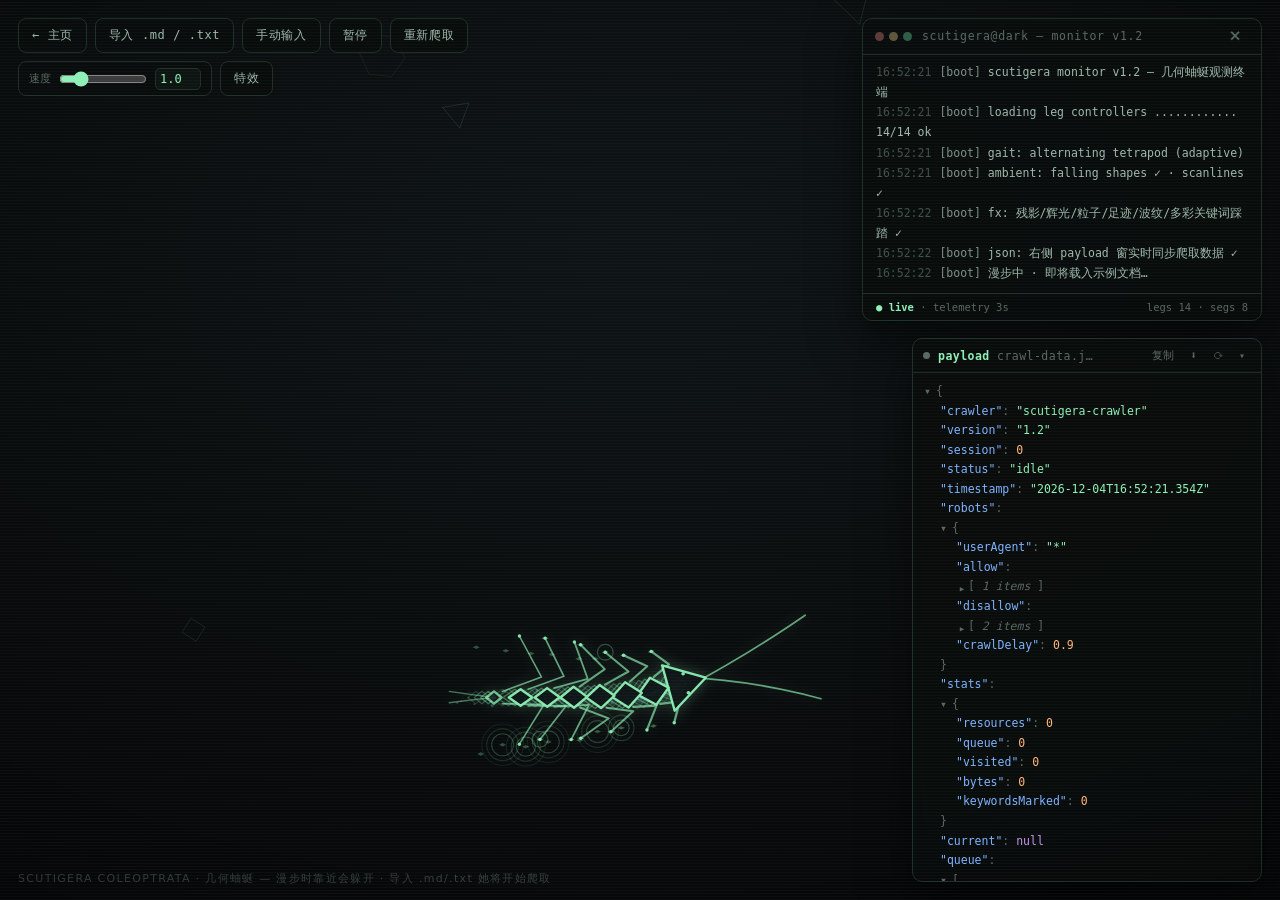
<file: centipede.html>
<!DOCTYPE html>
<html lang="zh-CN">
<head>
<meta charset="UTF-8">
<meta name="viewport" content="width=device-width, initial-scale=1.0">
<title>几何爬虫</title>
<link rel="icon" href="data:image/svg+xml,<svg xmlns='http://www.w3.org/2000/svg' viewBox='0 0 100 100'><text y='.9em' font-size='90'>🪳</text></svg>">
<style>
:root{
  --bg:#0a0d0e; --accent:#8ef0b6; --accent-dim:rgba(142,240,182,.55);
  --line:#1e2f28; --txt:#9fb8ab; --mute:#5a6862;
}
*{box-sizing:border-box}
body{margin:0;overflow-x:hidden;cursor:default;
  background:radial-gradient(1100px 700px at 50% 28%, #0e1416 0%, var(--bg) 55%, #060809 100%) fixed;
  font-family:"Segoe UI","Microsoft YaHei",system-ui,sans-serif;}
body::-webkit-scrollbar{width:9px}
body::-webkit-scrollbar-thumb{background:#1a2622;border-radius:5px}
#bg{position:fixed;inset:0;z-index:1;pointer-events:none}
#bug{position:fixed;inset:0;width:100%;height:100%;z-index:5;pointer-events:none;
  filter:drop-shadow(0 0 7px rgba(142,240,182,.30));transition:filter .35s;}
#bug.read{filter:drop-shadow(0 0 12px rgba(142,240,182,.46))}
#bug.pulse{filter:drop-shadow(0 0 16px rgba(142,240,182,.6))}
#doc{display:none;position:relative;z-index:2;width:min(700px,88vw);margin:96px auto 160px;
  background:rgba(13,19,21,.78);border:1px solid #1c2b25;border-radius:14px;
  padding:46px 54px;line-height:1.95;font-size:15.5px;color:#c4d2c8;
  box-shadow:0 24px 60px rgba(0,0,0,.45);backdrop-filter:blur(4px);}
#doc h1{font-size:26px;line-height:1.45;color:#e9f5ee;border-bottom:1px solid #22352c;padding-bottom:13px;margin:.4em 0 .8em}
#doc h2{font-size:19.5px;line-height:1.5;color:#d8e9dd;border-left:3px solid var(--accent);padding-left:11px;margin-top:1.9em}
#doc h3{font-size:16.5px;color:#d8e9dd;margin-top:1.6em}
#doc a{color:var(--accent);text-decoration:none;border-bottom:1px dashed rgba(142,240,182,.4)}
#doc a:hover{background:rgba(142,240,182,.08)}
#doc code{background:#101b17;border:1px solid #1e2f28;border-radius:4px;padding:1px 5px;
  font:12.5px/1.5 Consolas,ui-monospace,monospace;color:#a9d9bb}
#doc pre{background:#0b1210;border:1px solid #1c2b25;border-radius:9px;padding:14px 17px;overflow:auto;line-height:1.65}
#doc pre code{background:none;border:0;color:#9fc7ad;padding:0}
#doc blockquote{border-left:3px solid rgba(142,240,182,.5);background:rgba(142,240,182,.05);
  margin:1.2em 0;padding:9px 16px;color:#95aa9d;border-radius:0 8px 8px 0}
#doc hr{border:0;border-top:1px dashed #22352c;margin:2.2em 0}
#doc table{border-collapse:collapse;width:100%;font-size:13.5px;margin:1.2em 0}
#doc th,#doc td{border:1px solid #22352c;padding:6px 11px;text-align:left}
#doc th{background:#101b17;color:#d8e9dd}
#doc ul,#doc ol{padding-left:1.5em}
#doc li{margin:.3em 0}
.img-fallback{display:inline-block;border:1.5px dashed #22352c;border-radius:6px;
  padding:5px 11px;font-size:12px;color:var(--mute);background:#0d1412}
#doc .cr-target{position:relative;border-radius:4px;background-color:rgba(142,240,182,.055);transition:background-color .3s}
#doc .cr-target::before{content:"";position:absolute;inset:-7px -12px;
  border:1.5px dashed rgba(142,240,182,.6);border-radius:8px;pointer-events:none}
#doc .cr-target::after{content:"";position:absolute;left:-12px;right:-12px;height:2px;
  background:linear-gradient(90deg,transparent,var(--accent),transparent);
  animation:scanY 1.5s linear infinite;pointer-events:none}
@keyframes scanY{0%{top:-8px}100%{top:calc(100% + 6px)}}
#ctrl{position:fixed;left:18px;top:18px;z-index:21;display:flex;gap:8px;flex-wrap:wrap;max-width:46vw}
#ctrl button,#ctrl a{font:12px Consolas,ui-monospace,monospace;color:var(--txt);letter-spacing:.05em;
  background:rgba(9,13,12,.85);border:1px solid var(--line);border-radius:8px;
  padding:8px 13px;cursor:pointer;transition:.15s;text-decoration:none;display:inline-block}
#ctrl button:hover,#ctrl a:hover{color:var(--accent);border-color:var(--accent)}
#file-input{display:none}
#caption{position:fixed;left:18px;bottom:14px;z-index:10;font-size:11px;
  letter-spacing:.12em;color:#33403a;pointer-events:none;user-select:none}
#terminal{position:fixed;top:18px;right:18px;z-index:20;
  width:min(400px,calc(100vw - 24px));
  background:rgba(9,13,12,.88);border:1px solid var(--line);border-radius:10px;
  backdrop-filter:blur(6px);box-shadow:0 18px 50px rgba(0,0,0,.55);
  transform-origin:top right;
  transition:transform .32s cubic-bezier(.5,0,.2,1),opacity .26s ease,filter .3s;}
#terminal.hidden{transform:translateY(-16px) scale(.93);opacity:0;filter:blur(2px);pointer-events:none}
.t-head{display:flex;align-items:center;gap:10px;padding:9px 12px;border-bottom:1px solid var(--line)}
.t-dots{display:flex;gap:5px}
.t-dots i{width:9px;height:9px;border-radius:50%}
.t-dots i:nth-child(1){background:#5c3a3a}.t-dots i:nth-child(2){background:#5c553a}.t-dots i:nth-child(3){background:#2f5c46}
.t-title{font:11.5px/1 Consolas,ui-monospace,monospace;color:var(--mute);letter-spacing:.06em}
#t-close{margin-left:auto;background:none;border:0;color:var(--mute);font-size:13px;
  cursor:pointer;padding:2px 7px;border-radius:6px;line-height:1;transition:.15s}
#t-close:hover{color:var(--accent);background:rgba(142,240,182,.08)}
#t-log{height:min(238px,34vh);overflow-y:auto;padding:10px 13px;
  font:11.5px/1.75 Consolas,ui-monospace,monospace;color:var(--txt)}
#t-log::-webkit-scrollbar{width:7px}
#t-log::-webkit-scrollbar-thumb{background:#1c2a24;border-radius:4px}
#t-log .ln{white-space:pre-wrap;word-break:break-all}
#t-log .t{color:#41504a;margin-right:8px}
.t-foot{display:flex;justify-content:space-between;padding:7px 13px;border-top:1px solid var(--line);
  font:10.5px Consolas,ui-monospace,monospace;color:var(--mute)}
.t-foot b{color:var(--accent);font-weight:600}

#t-open{position:fixed;top:18px;right:18px;z-index:19;
  font:12px Consolas,ui-monospace,monospace;color:var(--accent);
  background:rgba(9,13,12,.85);border:1px solid var(--line);border-radius:8px;
  padding:9px 14px;cursor:pointer;letter-spacing:.08em;
  opacity:0;transform:scale(.8);pointer-events:none;
  transition:opacity .25s .12s,transform .3s .1s cubic-bezier(.34,1.56,.64,1);}
#t-open.show{opacity:1;transform:scale(1);pointer-events:auto}
#t-open:hover{border-color:var(--accent);background:rgba(142,240,182,.07)}
#drop-overlay{position:fixed;inset:0;z-index:90;display:none;align-items:center;justify-content:center;
  background:rgba(6,9,8,.82);backdrop-filter:blur(3px)}
#drop-overlay.on{display:flex}
#drop-overlay .box{border:2px dashed var(--accent);border-radius:16px;padding:38px 64px;
  color:var(--accent);font-size:17px;letter-spacing:.12em;background:rgba(10,15,13,.92);
  box-shadow:0 0 60px rgba(142,240,182,.08)}
#scanlines{position:fixed;inset:0;z-index:40;pointer-events:none;
  background:repeating-linear-gradient(0deg,rgba(255,255,255,.026) 0 1px,transparent 1px 3px);}
#scanlines::before{content:"";position:absolute;inset:0;
  background:radial-gradient(120% 90% at 50% 45%,transparent 60%,rgba(0,0,0,.4) 100%);}
#scanlines::after{content:"";position:absolute;left:0;right:0;height:130px;top:-160px;
  background:linear-gradient(180deg,transparent,rgba(142,240,182,.03),transparent);
  animation:roll 10s linear infinite;}
@keyframes roll{to{transform:translateY(calc(100vh + 320px))}}
#fx{position:fixed;inset:0;z-index:4;pointer-events:none}
.spd{display:flex;align-items:center;gap:6px;font:11px Consolas,ui-monospace,monospace;color:var(--mute);
  background:rgba(9,13,12,.85);border:1px solid var(--line);border-radius:8px;padding:4px 10px}
.spd input[type=range]{width:88px;accent-color:var(--accent)}
.spd input[type=number]{width:46px;background:#0d1412;border:1px solid var(--line);border-radius:5px;
  color:var(--accent);font:12px Consolas,ui-monospace,monospace;padding:3px 4px;text-align:center}
#btn-fx.on{color:var(--accent);border-color:var(--accent)}
#fx-panel{position:fixed;left:18px;top:64px;z-index:22;width:272px;
  background:rgba(9,13,12,.92);border:1px solid var(--line);border-radius:10px;
  backdrop-filter:blur(6px);box-shadow:0 14px 40px rgba(0,0,0,.5);
  font:11.5px/1.5 Consolas,ui-monospace,monospace;color:var(--txt);
  transition:transform .25s,opacity .2s}
#fx-panel.hidden{opacity:0;transform:translateY(-8px) scale(.98);pointer-events:none}
.fx-head{display:flex;justify-content:space-between;align-items:center;padding:8px 12px;
  border-bottom:1px solid var(--line);color:var(--accent);letter-spacing:.08em}
.fx-head button{background:none;border:0;color:var(--mute);cursor:pointer;font:11px Consolas}
.fx-head button:hover{color:var(--accent)}
.fx-body{padding:9px 12px 11px;display:flex;flex-direction:column;gap:7px}
.fx-body .row{display:flex;align-items:center;gap:8px}
.fx-body .row.sub{padding-left:24px;color:var(--mute)}
.fx-body .sw{display:flex;align-items:center;gap:6px;cursor:pointer;user-select:none;min-width:88px}
.fx-body input[type=checkbox]{accent-color:var(--accent);width:13px;height:13px;margin:0}
.fx-body input[type=range]{width:82px;accent-color:var(--accent)}
.fx-body select{background:#0d1412;color:var(--txt);border:1px solid var(--line);border-radius:5px;font:11px Consolas;padding:2px 4px}
.fx-body b{color:var(--accent);font-weight:400;min-width:36px;text-align:right}
.fx-body .hint{color:var(--mute);font-size:10.5px}

#doc .t-live{background-image:radial-gradient(210px 130px at var(--hx,50%) var(--hy,50%),rgba(142,240,182,.11),transparent 72%)}
#doc .t-flicker{animation:tflick .4s linear 3}
@keyframes tflick{
  0%{color:#eafff2;text-shadow:0 0 7px rgba(142,240,182,.3)}
  50%{color:#c4d2c8;text-shadow:none}
  100%{color:#eafff2;text-shadow:0 0 7px rgba(142,240,182,.3)}
}
#doc .kw{transition:color .18s ease,text-shadow .18s ease,background-color .25s ease}
#doc .kw-hit{color:var(--kwc,#ffcf7d);text-shadow:0 0 8px var(--kwg,rgba(255,207,125,.35));background-color:var(--kwb,rgba(255,207,125,.08))}
#doc .kw-hit.kw-pop{animation:kwpop .45s ease}
@keyframes kwpop{
  0%{text-shadow:0 0 0 var(--kwb,rgba(255,207,125,0))}
  30%{text-shadow:0 0 18px var(--kwp,rgba(255,207,125,.8));background-color:var(--kwpb,rgba(255,207,125,.22))}
  100%{text-shadow:0 0 8px var(--kwg,rgba(255,207,125,.35));background-color:var(--kwb,rgba(255,207,125,.08))}
}
#json-panel{position:fixed;right:18px;top:338px;bottom:18px;z-index:20;width:min(350px,calc(100vw - 24px));
  display:flex;flex-direction:column;background:rgba(9,13,12,.9);border:1px solid var(--line);border-radius:10px;
  backdrop-filter:blur(6px);box-shadow:0 18px 50px rgba(0,0,0,.55);transition:top .3s ease}
#json-panel.tucked{top:18px}                              /* 6767 */
#json-panel.win-collapsed{bottom:auto}
.jv-head{display:flex;align-items:center;gap:8px;padding:8px 10px;border-bottom:1px solid var(--line)}
.jv-live{width:7px;height:7px;border-radius:50%;background:var(--accent);box-shadow:0 0 7px var(--accent);flex:none}
#json-panel.is-idle .jv-live{background:var(--mute);box-shadow:none}
.jv-title{font:11.5px Consolas,ui-monospace,monospace;color:var(--mute);letter-spacing:.04em;white-space:nowrap;overflow:hidden;text-overflow:ellipsis}
.jv-title b{color:var(--accent);font-weight:600}
.jv-toast{font:10px Consolas,monospace;color:var(--accent);opacity:0;transition:opacity .2s;white-space:nowrap}
.jv-toast.show{opacity:1}
.jv-actions{margin-left:auto;display:flex;gap:2px;flex:none}
.jv-actions button{background:none;border:0;color:var(--mute);font:11px Consolas,monospace;cursor:pointer;
  padding:3px 7px;border-radius:6px;line-height:1;transition:.15s}
.jv-actions button:hover{color:var(--accent);background:rgba(142,240,182,.08)}
#jv-toggle{font-size:10px;padding:3px 6px}
.jv-body{flex:1;overflow:auto;padding:9px 11px;font:11.5px/1.7 Consolas,ui-monospace,monospace;color:var(--txt)}
.jv-body::-webkit-scrollbar{width:7px}
.jv-body::-webkit-scrollbar-thumb{background:#1c2a24;border-radius:4px}
.jt{white-space:pre-wrap;word-break:break-word}
.j-toggle{display:inline-block;width:12px;color:var(--mute);cursor:pointer;user-select:none;transition:transform .15s}
.jc.collapsed>.j-toggle{transform:rotate(-90deg)}
.jc.collapsed>.j-children{display:none}
.j-hint{display:none;color:var(--mute);font-style:italic}
.jc.collapsed>.j-hint{display:inline}
.j-children{padding-left:16px}
.j-row{display:block}
.j-key{color:#7fb3ff}
.j-colon,.j-p{color:var(--mute)}
.j-str{color:#8ef0b6}
.j-num{color:#ffb37a}
.j-bool,.j-null{color:#c792ea}

/* ---- 手动输入面板（移动端可替代文件导入） ---- */
#input-overlay{position:fixed;inset:0;z-index:85;display:none;align-items:center;justify-content:center;
  padding:18px;background:rgba(6,9,8,.82);backdrop-filter:blur(3px);-webkit-backdrop-filter:blur(3px)}
#input-overlay.on{display:flex}
.ip-panel{width:min(680px,94vw);max-height:92vh;display:flex;flex-direction:column;
  background:rgba(9,13,12,.96);border:1px solid var(--line);border-radius:12px;
  box-shadow:0 24px 70px rgba(0,0,0,.6),0 0 26px rgba(142,240,182,.06);
  animation:ipIn .25s ease}
@keyframes ipIn{from{opacity:0;transform:translateY(14px) scale(.98)}to{opacity:1;transform:none}}
.ip-head{display:flex;align-items:center;gap:10px;padding:11px 15px;border-bottom:1px solid var(--line)}
.ip-title{font:12.5px Consolas,ui-monospace,monospace;color:var(--accent);letter-spacing:.05em;
  text-shadow:0 0 8px rgba(142,240,182,.25);white-space:nowrap;overflow:hidden;text-overflow:ellipsis}
#ip-close{margin-left:auto;background:none;border:0;color:var(--mute);font-size:14px;line-height:1;
  cursor:pointer;padding:4px 9px;border-radius:6px;transition:.15s;flex:none}
#ip-close:hover{color:var(--accent);background:rgba(142,240,182,.08)}
.ip-hint{padding:11px 15px 0;font-size:12px;line-height:1.8;color:var(--mute);
  font-family:"Segoe UI","Microsoft YaHei",system-ui,sans-serif}
.ip-hint b{color:#86b79a;font-weight:600}
#ip-text{flex:1;min-height:36vh;margin:12px 15px 4px;padding:12px 14px;resize:vertical;
  background:#0b1210;border:1px solid var(--line);border-radius:9px;outline:none;
  color:#b4d2bf;caret-color:var(--accent);
  font:13.5px/1.75 Consolas,ui-monospace,"Microsoft YaHei",monospace;
  white-space:pre-wrap;word-break:break-word;tab-size:2;transition:border-color .15s,box-shadow .15s}
#ip-text::placeholder{color:#41504a}
#ip-text:focus{border-color:var(--accent-dim);box-shadow:0 0 0 1px rgba(142,240,182,.18),0 0 18px rgba(142,240,182,.07)}
.ip-meta{display:flex;align-items:center;justify-content:space-between;gap:10px;flex-wrap:wrap;
  padding:10px 15px 0}
.ip-fmt{display:flex;align-items:center;gap:7px;font:11.5px Consolas,ui-monospace,monospace;color:var(--mute)}
.ip-fmt select{background:#0d1412;color:var(--txt);border:1px solid var(--line);border-radius:6px;
  font:11.5px Consolas,ui-monospace,monospace;padding:5px 7px}
.ip-status{font:11px Consolas,ui-monospace,monospace;color:var(--mute);letter-spacing:.03em}
.ip-status.err{color:#ff8b7a}
.ip-status.ok{color:var(--accent)}
.ip-actions{display:flex;justify-content:flex-end;gap:9px;padding:12px 15px 14px}
.ip-actions button{font:12.5px Consolas,ui-monospace,monospace;letter-spacing:.04em;
  color:var(--txt);background:rgba(9,13,12,.85);border:1px solid var(--line);border-radius:8px;
  padding:9px 16px;cursor:pointer;transition:.15s}
.ip-actions button:hover{color:var(--accent);border-color:var(--accent)}
.ip-actions button.primary{color:#07110b;background:var(--accent);border-color:var(--accent);font-weight:700}
.ip-actions button.primary:hover{box-shadow:0 0 18px rgba(142,240,182,.4);color:#07110b}

@media (max-width:900px){
  #doc{padding:30px 24px}
  #ctrl{max-width:60vw}
  #ctrl button,#ctrl a{padding:7px 9px;font-size:11px}
  #t-log{height:24vh}
  #json-panel{left:10px;right:10px;top:auto;bottom:10px;width:auto;height:42vh}
  #json-panel.win-collapsed{height:auto}
  #json-panel.tucked{top:auto}
  /* 手动输入面板：近全屏、大输入区、16px 防 iOS 聚焦缩放 */
  #input-overlay{padding:10px}
  .ip-panel{width:100%;max-height:94vh}
  .ip-hint{font-size:11.5px;line-height:1.7}
  #ip-text{min-height:44vh;font-size:16px;padding:11px 12px}
  .ip-actions button{flex:1;padding:11px 10px}
}
</style>
</head>
<body>

<canvas id="bg"></canvas>
<canvas id="fx"></canvas>

<article id="doc"></article>

<svg id="bug" aria-hidden="true">
  <g id="g-legs" stroke="rgba(142,240,182,.66)" fill="none" stroke-linecap="round" stroke-linejoin="round"></g>
  <g id="g-feet" fill="rgba(142,240,182,.9)"></g>
  <g id="g-body" fill="#0e1517" stroke="var(--accent)" stroke-width="2.4" stroke-linejoin="round" opacity=".95"></g>
</svg>

<div id="ctrl">
  <a href="index.html" id="btn-home" title="返回主页">← 主页</a>
  <button id="btn-import">导入 .md / .txt</button>
  <input type="file" id="file-input" accept=".md,.markdown,.txt,text/markdown,text/plain">
  <button id="btn-paste" title="直接粘贴或输入文本（适合手机端）">手动输入</button>
  <button id="btn-pause">暂停</button>
  <button id="btn-crawl">重新爬取</button>
  <span class="spd"><label>速度</label><input type="range" id="spd-range" min="0.5" max="3" step="0.1" value="1"><input type="number" id="spd-num" min="0.5" max="3" step="0.1" value="1.0"></span>
  <button id="btn-fx">特效</button>
</div>

<div id="fx-panel" class="hidden">
  <div class="fx-head"><span>FX 控制台</span><button id="fx-hide">收起</button></div>
  <div class="fx-body">
    <div class="row"><label class="sw"><input type="checkbox" id="fx-trail" checked>轨迹残影</label><span>层</span><select id="fx-trail-n"><option>3</option><option selected>4</option><option>5</option></select></div>
    <div class="row"><label class="sw"><input type="checkbox" id="fx-glow" checked>路径辉光</label><input type="range" id="fx-glow-r" min="5" max="15" step="1" value="9"><b id="fx-glow-v">9px</b></div>
    <div class="row"><label class="sw"><input type="checkbox" id="fx-part" checked>粒子拖尾</label><input type="range" id="fx-part-l" min="0.5" max="2" step="0.1" value="1.1"><b id="fx-part-v">1.1s</b></div>
    <div class="row"><label class="sw"><input type="checkbox" id="fx-foot" checked>足迹渐隐</label><input type="range" id="fx-foot-l" min="3" max="8" step="0.5" value="5"><b id="fx-foot-v">5.0s</b></div>
    <div class="row sub"><span>色变曲线</span><select id="fx-foot-c"><option value="lin">线性</option><option value="out" selected>缓出</option><option value="in">缓入</option></select></div>
    <div class="row"><label class="sw"><input type="checkbox" id="fx-rip" checked>波纹扩散</label><span>圈数</span><select id="fx-rip-n"><option>2</option><option selected>3</option></select></div>
    <div class="row"><label class="sw"><input type="checkbox" id="fx-text" checked>文字感应</label><span class="hint">接触发光 · 闪烁 2.5Hz/1.2s</span></div>
    <div class="row"><span class="sw">特效强度</span><input type="range" id="fx-int" min="0" max="100" step="5" value="60"><b id="fx-int-v">60%</b></div>
  </div>
</div>

<div id="terminal">
  <div class="t-head">
    <span class="t-dots"><i></i><i></i><i></i></span>
    <span class="t-title">scutigera@dark — monitor v1.2</span>
    <button id="t-close" title="关闭">✕</button>
  </div>
  <div id="t-log"></div>
  <div class="t-foot"><span><b>● live</b> · telemetry 3s</span><span id="t-right">legs 14 · segs 8</span></div>
</div>
<button id="t-open">&gt;_ terminal</button>

<div id="json-panel" class="is-idle">
  <div class="jv-head">
    <span class="jv-live"></span>
    <span class="jv-title"><b>payload</b> crawl-data.json</span>
    <span class="jv-toast" id="jv-toast">copied</span>
    <span class="jv-actions">
      <button id="jv-copy" title="复制 JSON 内容">复制</button>
      <button id="jv-dl" title="下载 JSON 文件">⬇</button>
      <button id="jv-ref" title="刷新显示">⟳</button>
      <button id="jv-toggle" title="折叠/展开窗口">▾</button>
    </span>
  </div>
  <div class="jv-body" id="jv-body"></div>
</div>

<div id="caption">SCUTIGERA COLEOPTRATA · 几何蚰蜒 — 漫步时靠近会躲开 · 导入 .md/.txt 她将开始爬取</div>
<div id="input-overlay">
  <div class="ip-panel" role="dialog" aria-modal="true" aria-labelledby="ip-title">
    <div class="ip-head">
      <span class="ip-title" id="ip-title">&gt;_ 手动输入文档 // MANUAL INPUT</span>
      <button id="ip-close" type="button" title="关闭 (ESC)">✕</button>
    </div>
    <div class="ip-hint">
      直接粘贴或输入 <b>Markdown</b> / 纯文本内容，<b>换行与空格都会原样保留</b>，提交后将重建文档并开始爬取。<br>
      输入内容会自动保存在本浏览器（localStorage），意外关闭也不丢失。快捷键：<b>Ctrl / ⌘ + Enter</b> 提交。
    </div>
    <textarea id="ip-text" spellcheck="false" autocomplete="off" autocapitalize="off" autocorrect="off"
      wrap="soft" placeholder="# 在这里输入或粘贴文档…&#10;&#10;支持 Markdown：# 标题、**加粗**、- 列表、`代码`、表格、引用块……&#10;什么都不写也没关系，任意纯文本同样可以爬取。"></textarea>
    <div class="ip-meta">
      <label class="ip-fmt">格式
        <select id="ip-fmt">
          <option value="auto">自动识别</option>
          <option value="md">Markdown</option>
          <option value="txt">纯文本</option>
        </select>
      </label>
      <span id="ip-status" class="ip-status">0 字 · 草稿自动保存在本地</span>
    </div>
    <div class="ip-actions">
      <button id="ip-clear" type="button">清空草稿</button>
      <button id="ip-submit" type="button" class="primary">提交并爬取 →</button>
    </div>
  </div>
</div>

<div id="drop-overlay"><div class="box">松手</div></div>
<div id="scanlines"></div>

<script type="text/plain" id="sample-doc">
# 示例

## 目录

- [什么是网络爬虫](#什么是网络爬虫)
- [爬虫的基本规则](#爬虫的基本规则)
- [一个极简的伪代码](#一个极简的伪代码)
- [常见状态码](#常见状态码)
- [延伸阅读](#延伸阅读)

## 什么是网络爬虫

网络爬虫（Web Crawler）是一种按照既定规则自动抓取万维网信息的程序或脚本。它从种子 URL 出发，沿着页面中的超链接不断发现并下载新资源，这个过程被称为"爬行"（crawling）。

搜索引擎的核心采集层正是爬虫：没有爬虫，索引库里就只有空荡荡的货架。

## 爬虫的基本规则

- **礼貌性**：遵守 robots.txt 协议与 crawl-delay，抓取间隔不能太短，避免压垮服务器
- **去重**：维护已访问集合（visited set），同一 URL 绝不重复抓取，重复引用直接跳过
- **队列调度**：被引用的资源会提升优先级、移动到队首，尽快被抓取
- **优先级**：标题、表格、代码块等结构化内容更重，解析与停留时间更长
- **容错**：遇到死链记录 404，遇到限流返回 429 时按指数退避

## 一个极简的伪代码

```python
frontier = Queue([seed_url])
visited = Set()

while frontier and not banned:
    url = frontier.pop()            # 从队首取出
    if url in visited:
        log("304 Not Modified")     # 去重：跳过
        continue
    page = fetch(url)               # 抓取，遵守 crawl-delay
    for link in extract_links(page):
        if link not in visited:
            frontier.push(link)     # 发现引用，提升优先级入队
    visited.add(url)
```


---

把任意 .md 或 .txt 拖进页面，他会立刻重建站点地图并开始新的爬行。
</script>

<script>
(function(){
'use strict';
const TAU = Math.PI*2;
const $ = s=>document.querySelector(s);
const clamp=(v,a,b)=>Math.max(a,Math.min(b,v));
const rand=(a,b)=>a+Math.random()*(b-a);
const dist=(x1,y1,x2,y2)=>Math.hypot(x2-x1,y2-y1);
function lerpAngle(a,b,k){let d=(b-a)%TAU;if(d>Math.PI)d-=TAU;if(d<-Math.PI)d+=TAU;return a+d*k;}
const easeOutCubic=t=>1-Math.pow(1-t,3);
const easeInOut=t=>t<.5?4*t*t*t:1-Math.pow(-2*t+2,3)/2;
const sleep=ms=>new Promise(r=>setTimeout(r,ms));
const esc=s=>String(s).replace(/&/g,'&amp;').replace(/</g,'&lt;').replace(/>/g,'&gt;').replace(/"/g,'&quot;');
const fmtBytes=b=>b<1024?b+' B':(b/1024).toFixed(1)+' KB';

/* ================= 终端 ================= */
const tLog=$('#t-log');
const TAGC={boot:'#7f8f88',tele:'#8ef0b6',event:'#e0c47a',sense:'#7fd8e8',micro:'#5a6862',
  GET:'#7fb3ff','200':'#8ef0b6',PARSE:'#7fd8e8',QUEUE:'#7fd8e8',SKIP:'#8a949e',WAIT:'#b8a58a',
  '404':'#ff8b7a','304':'#56d4bd',SYS:'#c792ea',ROBT:'#c792ea',DONE:'#8ef0b6'};
function term(tag,msg){
  const d=document.createElement('div');d.className='ln';
  d.innerHTML='<span class="t">'+new Date().toTimeString().slice(0,8)+'</span><span style="color:'+
    (TAGC[tag]||'#9fb8ab')+'">['+tag+']</span> '+esc(msg);
  tLog.appendChild(d);
  while(tLog.children.length>140)tLog.firstChild.remove();
  tLog.scrollTop=tLog.scrollHeight;
}
const termEl=$('#terminal'),tOpen=$('#t-open');
$('#t-close').onclick=()=>{termEl.classList.add('hidden');tOpen.classList.add('show');jvPanel.classList.add('tucked');};
tOpen.onclick=()=>{tOpen.classList.remove('show');termEl.classList.remove('hidden');jvPanel.classList.remove('tucked');};
function updateFooter(){
  $('#t-right').textContent='queue '+st.frontier.length+' · visited '+st.visited.size+' · legs 14';
  markJsonDirty();                                   // 队列/访问变化 → JSON 窗标脏（0.7s 节流批量同步）
}

/* ================= Markdown / Text 渲染 ================= */
const usedIds=new Map();
function slugify(raw){
  let s=raw.replace(/[`*_~]/g,'').trim().replace(/\s+/g,'-')||'section';
  if(usedIds.has(s)){const n=usedIds.get(s)+1;usedIds.set(s,n);s+='-'+n;}
  else usedIds.set(s,1);
  return s;
}
function inline(s){
  s=esc(s);
  s=s.replace(/`([^`]+)`/g,'<code>$1</code>');
  s=s.replace(/!\[([^\]]*)\]\(([^)\s]+)\)/g,'<img alt="$1" src="$2" loading="lazy">');
  s=s.replace(/\[([^\]]+)\]\(([^)]*)\)/g,(m,t,u)=>'<a href="'+u+'">'+t+'</a>');
  s=s.replace(/\*\*([^*]+)\*\*/g,'<strong>$1</strong>');
  s=s.replace(/\*([^*\n]+)\*/g,'<em>$1</em>');
  s=s.replace(/\n/g,'<br>');
  return s;
}
function renderMarkdown(src){
  const lines=src.replace(/\r\n?/g,'\n').split('\n');
  const out=[];let i=0;
  const isBlockStart=l=>/^(#{1,6}\s|```|>|\s*[-*+]\s|\d+[.)]\s|\s*\|)/.test(l);
  while(i<lines.length){
    const line=lines[i];
    if(/^\s*$/.test(line)){i++;continue;}
    if(/^\s*```/.test(line)){
      const buf=[];i++;
      while(i<lines.length&&!/^\s*```/.test(lines[i])){buf.push(lines[i]);i++;}
      i++;out.push('<pre><code>'+inline(buf.join('\n'))+'</code></pre>');
      continue;
    }
    let m=line.match(/^(#{1,4})\s+(.*)$/);
    if(m){const id=slugify(m[2]);out.push('<h'+m[1].length+' id="'+id+'">'+inline(m[2])+'</h'+m[1].length+'>');i++;continue;}
    if(/^\s*(-{3,}|\*{3,}|_{3,})\s*$/.test(line)){out.push('<hr>');i++;continue;}
    if(/^>\s?/.test(line)){
      const buf=[];
      while(i<lines.length&&/^>\s?/.test(lines[i])){buf.push(lines[i].replace(/^>\s?/,''));i++;}
      out.push('<blockquote>'+inline(buf.join('\n'))+'</blockquote>');
      continue;
    }
    if(line.includes('|')&&i+1<lines.length&&/-/.test(lines[i+1])&&/^\s*\|?[\s:|-]+\|?\s*$/.test(lines[i+1])){
      const parseRow=r=>r.replace(/^\s*\|/,'').replace(/\|\s*$/,'').split('|').map(c=>c.trim());
      const rows=[parseRow(line)];i+=2;
      while(i<lines.length&&lines[i].includes('|')&&!/^\s*$/.test(lines[i])){rows.push(parseRow(lines[i]));i++;}
      const thead='<tr>'+rows[0].map(c=>'<th>'+inline(c)+'</th>').join('')+'</tr>';
      const tbody=rows.slice(1).map(r=>'<tr>'+r.map(c=>'<td>'+inline(c)+'</td>').join('')+'</tr>').join('');
      out.push('<table><thead>'+thead+'</thead><tbody>'+tbody+'</tbody></table>');
      continue;
    }
    if(/^\s*[-*+]\s+/.test(line)){
      const buf=[];
      while(i<lines.length&&/^\s*[-*+]\s+/.test(lines[i])){buf.push(lines[i].replace(/^\s*[-*+]\s+/,''));i++;}
      out.push('<ul>'+buf.map(x=>'<li>'+inline(x)+'</li>').join('')+'</ul>');
      continue;
    }
    if(/^\s*\d+[.)]\s+/.test(line)){
      const buf=[];
      while(i<lines.length&&/^\s*\d+[.)]\s+/.test(lines[i])){buf.push(lines[i].replace(/^\s*\d+[.)]\s+/,''));i++;}
      out.push('<ol>'+buf.map(x=>'<li>'+inline(x)+'</li>').join('')+'</ol>');
      continue;
    }
    const buf=[line];i++;
    while(i<lines.length&&!/^\s*$/.test(lines[i])&&!isBlockStart(lines[i])){buf.push(lines[i]);i++;}
    out.push('<p>'+inline(buf.join('\n'))+'</p>');
  }
  return out.join('\n');
}
function renderTxt(src){
  return src.replace(/\r\n?/g,'\n').split(/\n{2,}/).map(p=>{
    let t=esc(p.trim());if(!t)return'';
    t=t.replace(/(https?:\/\/[^\s<]+)/g,'<a href="$1">$1</a>');
    return '<p>'+t.replace(/\n/g,'<br>')+'</p>';
  }).join('\n');
}

/* ================= 爬取状态 ================= */
const docEl=$('#doc');
const KINDNAME={h1:'一级标题',h2:'二级标题',h3:'三级标题',h4:'四级标题',
  p:'段落',ul:'列表',ol:'列表',pre:'代码块',blockquote:'引用块',table:'表格'};
const st={blocks:[],frontier:[],queued:new Set(),visited:new Set(),
  paused:false,session:0,active:false,target:null,reading:false,gazeEl:null};
function weightOf(el,kind){
  let w=1;
  if(kind==='h1')w=1.9;else if(kind==='h2')w=1.55;else if(kind==='h3'||kind==='h4')w=1.3;
  else if(kind==='table')w=1.6;else if(kind==='pre')w=1.45;else if(kind==='blockquote')w=1.2;
  else if(el.textContent.trim().length<40)w=0.6;
  if(el.querySelector&&el.querySelector('a'))w+=0.35;
  return w;
}
function collectBlocks(){
  st.blocks=[];let pi=0;
  [...docEl.children].forEach(el=>{
    const tag=el.tagName.toLowerCase();
    if(!(tag in KINDNAME)||!el.textContent.trim())return;
    const url=(/^h[1-4]$/.test(tag)&&el.id)?'/doc#'+el.id:'/doc#'+tag+'-'+(++pi);
    st.blocks.push({el,url,kind:tag,name:KINDNAME[tag],
      bytes:new Blob([el.textContent]).size,weight:weightOf(el,tag)});
  });
}
const shortUrl=u=>{const s=u.replace('/doc#','');return s.length>22?s.slice(0,22)+'…':s;};
function setGaze(el){
  if(st.gazeEl)st.gazeEl.classList.remove('cr-target');
  st.gazeEl=el;
  if(el)el.classList.add('cr-target');
  $('#bug').classList.toggle('read',!!el);
}
function discoverLinks(node){
  const anchors=node.el.querySelectorAll?[...node.el.querySelectorAll('a[href]')]:[];
  for(const a of anchors){
    const href=a.getAttribute('href')||'';
    const text=(a.textContent||'').trim().slice(0,18)||href;
    if(!href||href==='#'){term('404','链接 "'+text+'" → 404 · 死链，不入队');continue;}
    if(/^https?:/i.test(href)){term('SKIP','外部链接 '+href.slice(0,40)+' → robots.txt: Disallow · 不抓取');continue;}
    if(href.startsWith('#')){
      const id=decodeURIComponent(href.slice(1));
      const target=st.blocks.find(b=>b.el.id===id);
      if(!target){term('404','锚点 '+href+' → 站内无对应资源 · 404');continue;}
      if(st.visited.has(target.url)){term('304',shortUrl(target.url)+' · Not Modified · 已访问过，跳过');continue;}
      const idx=st.frontier.indexOf(target);
      if(idx>=0)st.frontier.splice(idx,1);
      st.frontier.unshift(target);
      term('QUEUE','锚点引用 '+shortUrl(target.url)+' · 提升优先级至队首');
    }else term('404','相对链接 '+href+' → 站内无对应资源 · 404');
  }
  updateFooter();
}
function bootstrapLogs(){
  term('SYS','scutigera-crawler v1.1 (本机文档模式)');
  term('ROBT','GET /robots.txt → 200 · User-agent: * · Allow: /doc · Crawl-delay: 0.9s');
  term('ROBT','GET /sitemap.xml → 200 · 发现 '+st.blocks.length+' 个资源 · 全部入队');
  updateFooter();
}
function prepareCrawl(){
  st.session++;
  st.paused=false;$('#btn-pause').textContent='暂停';
  st.visited.clear();st.queued.clear();st.frontier=[];
  setGaze(null);st.target=null;st.reading=false;
  st.frontier=st.blocks.slice();
  st.blocks.forEach(b=>st.queued.add(b.url));
  st.active=true;
  bootstrapLogs();
  crawlLoop(st.session);
}
async function crawlLoop(my){
  const bad=()=>my!==st.session;
  term('SYS','启动爬行 · 会话 #'+my+' · frontier.size = '+st.frontier.length);
  while(st.frontier.length){
    while(st.paused){await sleep(150);if(bad())return;}
    const node=st.frontier.shift();
    st.queued.delete(node.url);updateFooter();
    if(st.visited.has(node.url)){term('304',shortUrl(node.url)+' · Not Modified · 跳过');await sleep(300);if(bad())return;continue;}
    // 1) 滚动到目标块
    await scrollToBlock(node.el);if(bad())return;
    // 2) 走到块左缘
    const r=node.el.getBoundingClientRect();
    const entry={x:clamp(r.left-46*S,20,W-40),y:r.top+Math.min(r.height,140)/2};
    await Promise.race([driveTo(entry.x,entry.y,170*S),sleep(3600)]);if(bad())return;
    // 3) 匀速横扫"阅读"，权重决定停留时长
    st.reading=true;setGaze(node.el);
    term('200','GET '+shortUrl(node.url)+' → 200 OK · '+fmtBytes(node.bytes)+' · '+node.name+' · 权重 '+node.weight.toFixed(2));
    const right=clamp(r.left+Math.min(r.width*0.75,480*S),entry.x+40,W-24);
    const dwell=clamp(1.1+node.weight*1.5,0.9,6.5);
    const dd=Math.max(40,right-entry.x);
    await Promise.race([driveTo(right,entry.y,Math.max(13*S,dd/dwell)),sleep(dwell*1000+900)]);if(bad())return;
    st.reading=false;
    st.visited.add(node.url);updateFooter();
    // 4) 解析链接
    discoverLinks(node);
    // 5) 礼貌延迟
    const wait=0.9+0.25*node.weight;
    term('WAIT','礼貌等待 '+wait.toFixed(1)+'s (crawl-delay 0.9s)');
    await sleep(wait*1000);if(bad())return;
    setGaze(null);
  }
  term('DONE','抓取完成 · 共访问 '+st.visited.size+' 个资源 · frontier 已清空');
  markJsonDirty();
  setGaze(null);st.reading=false;
  heading=wanderA+=Math.PI*rand(0.5,1);           // 庆祝冲刺
  dartV=rand(240,320)*S;mode='dart';modeT=0;
  term('event','任务完成 · 转入文档区域漫步');
}
function scrollToBlock(el){
  const max=document.documentElement.scrollHeight-H;
  const top=el.getBoundingClientRect().top+window.scrollY;
  const target=clamp(top-H*0.44+Math.min(el.offsetHeight,140)/2,0,Math.max(0,max));
  const from=window.scrollY,d=target-from;
  if(Math.abs(d)<24)return Promise.resolve();
  const dur=clamp(Math.abs(d)*0.55,520,1400);
  return new Promise(res=>{
    const t0=performance.now();
    (function step(t){
      const k=Math.min(1,(t-t0)/dur);
      window.scrollTo(0,from+d*easeInOut(k));
      k<1?requestAnimationFrame(step):res();
    })(t0);
  });
}
function driveTo(x,y,speed){
  return new Promise(res=>{st.target={x,y,speed,resolve:res};});
}

/* ================= 关键词踩踏系统 ================= */
let kwHits=0,kwHitWords=[];
function indexKeywords(root){
  const walker=document.createTreeWalker(root,NodeFilter.SHOW_TEXT,null);
  const nodes=[];let n;
  while((n=walker.nextNode())){
    if(!n.nodeValue.trim())continue;
    const p=n.parentElement;
    if(p&&p.classList&&p.classList.contains('kw'))continue;
    nodes.push(n);
  }
  const re=/[\u4e00-\u9fff]{2,}|[A-Za-z][A-Za-z0-9_-]{2,}/g;   // 关键词：连续中文词组 / 英文单词
  nodes.forEach(node=>{
    const s=node.nodeValue;re.lastIndex=0;
    let m,last=0,frag=null;
    while((m=re.exec(s))){
      if(!frag)frag=document.createDocumentFragment();
      if(m.index>last)frag.appendChild(document.createTextNode(s.slice(last,m.index)));
      const sp=document.createElement('span');sp.className='kw';sp.textContent=m[0];
      frag.appendChild(sp);last=m.index+m[0].length;
    }
    if(frag){
      if(last<s.length)frag.appendChild(document.createTextNode(s.slice(last)));
      node.parentNode.replaceChild(frag,node);
    }
  });
}
function kwAt(x,y){
  if(x<2||y<2||x>W-2||y>H-2)return null;
  for(const o of[[0,0],[6,0],[-6,0],[0,6],[0,-6]]){
    const el=document.elementsFromPoint(x+o[0],y+o[1]).find(e=>e.classList&&e.classList.contains('kw'));
    if(el)return el;
  }
  return null;
}
function footHit(L){
  if(!L.kwEl)return;
  const el=L.kwEl;
  if(!el.classList.contains('kw-hit')){
    const hue=(42+kwHits*137.508)%360;               // 黄金角均匀铺满色环 → 相邻命中必不同色
    const h=hue.toFixed(0);
    el.style.setProperty('--kwc','hsl('+h+',95%,72%)');
    el.style.setProperty('--kwg','hsla('+h+',95%,65%,.35)');
    el.style.setProperty('--kwb','hsla('+h+',95%,65%,.10)');
    el.style.setProperty('--kwp','hsla('+h+',95%,72%,.8)');
    el.style.setProperty('--kwpb','hsla('+h+',95%,68%,.22)');
    el.classList.add('kw-hit','kw-pop');kwHits++;
    if(kwHitWords.length<60)kwHitWords.push(el.textContent);   // 供 JSON 窗 hitKeywords 实时同步
    kwBurst(L.fx,L.fy,hue);                          // 命中特效：同色粒子迸发 + 双色冲击波
    if(kwHits===1||kwHits%5===0)
      term('sense','足部接触关键词「'+el.textContent.slice(0,10)+'」· 累计标记 '+kwHits+' 个');
  }
  L.kwEl=null;
}
function kwBurst(x,y,hue){
  const h=hue.toFixed(0),h2=((hue+40)%360).toFixed(0);
  if(fxCfg.part){                                    // 迸发粒子：同色系明度渐变，向四周飞散后衰减
    const n=perf.low?7:14;
    for(let i=0;i<n;i++){
      const a=Math.random()*TAU,sp=rand(28,95)*S;
      particles.push({x,y,vx:Math.cos(a)*sp,vy:Math.sin(a)*sp,
        t0:fxClock,life:rand(0.45,0.9),size:rand(1.2,2.4)*S,
        c:'hsla('+h+',95%,'+((58+Math.random()*30)|0)+'%,1)'});
    }
  }
  if(fxCfg.rip){                                     // 双圈冲击波：命中色 + 邻近色，振幅随半径衰减
    ripples.push({x,y,t0:fxClock,dur:0.7,c:'hsla('+h+',95%,72%,',w:1.6});
    ripples.push({x,y,t0:fxClock+0.08,dur:0.9,c:'hsla('+h2+',90%,70%,',w:1.2});
  }
}

/* ================= 文档导入 ================= */
function importFile(file){
  if(!file)return;
  const ok=/\.(md|markdown|txt)$/i.test(file.name)||/^text\//.test(file.type);
  if(!ok){term('event','仅支持 .md / .txt 文本文件');return;}
  const rd=new FileReader();
  rd.onload=()=>loadDocument(String(rd.result||''),file.name);
  rd.readAsText(file);
}
function loadDocument(text,name){
  usedIds.clear();
  const isMd=/\.(md|markdown)$/i.test(name)||(!/\.txt$/i.test(name)&&/^\s*#{1,3}\s/m.test(text));
  docEl.innerHTML=isMd?renderMarkdown(text):renderTxt(text);
  indexKeywords(docEl);kwHits=0;kwHitWords=[];        // 索引关键词供足部踩踏
  docEl.style.display='block';
  docEl.querySelectorAll('img').forEach(img=>{
    img.addEventListener('error',()=>{
      const s=document.createElement('span');s.className='img-fallback';
      s.textContent='🖼 '+(img.alt||'图片')+'（资源未加载）';img.replaceWith(s);
    },{once:true});
  });
  term('event','检测到文档「'+name+'」· '+fmtBytes(new Blob([text]).size)+' · 转入爬取模式');
  collectBlocks();
  renderJsonView();
  prepareCrawl();
}
$('#btn-import').onclick=()=>$('#file-input').click();
$('#file-input').onchange=e=>{importFile(e.target.files[0]);e.target.value='';};

/* ================= 手动文本输入（移动端替代文件导入） ================= */
const ipOverlay=$('#input-overlay'),ipText=$('#ip-text'),ipFmt=$('#ip-fmt'),ipStatus=$('#ip-status');
const K_TEXT='scutigera.draft.text',K_FMT='scutigera.draft.fmt';
let ipSaveTimer=null;
function lsGet(k){try{return localStorage.getItem(k);}catch(e){return null;}}
function lsSet(k,v){try{localStorage.setItem(k,v);return true;}catch(e){return false;}}
function lsDel(k){try{localStorage.removeItem(k);}catch(e){}}
function ipCount(){return ipText.value.replace(/\s/g,'').length;}
function ipRefresh(savedMsg){
  const n=ipCount();
  ipStatus.classList.remove('err','ok');
  ipStatus.textContent=n+' 字 · '+(savedMsg||'草稿自动保存在本地');
}
function openInput(){
  const draft=lsGet(K_TEXT);
  ipText.value=(draft!==null)?draft:'';   // 无草稿时清空，避免残留上次已提交的内容
  if(draft&&draft.length)term('event','恢复本地草稿 · '+draft.length+' 字符');
  const f=lsGet(K_FMT);if(f)ipFmt.value=f;
  ipOverlay.classList.add('on');
  ipRefresh(draft&&draft.length?'已恢复上次的本地草稿':'草稿自动保存在本地');
  ipText.focus();                        // 点击链内直接聚焦，iOS 可唤起软键盘
}
function closeInput(){
  ipOverlay.classList.remove('on');
  ipText.blur();                         // 收起移动端软键盘
}
$('#btn-paste').onclick=openInput;
$('#ip-close').onclick=closeInput;
ipOverlay.addEventListener('click',e=>{if(e.target===ipOverlay)closeInput();});
addEventListener('keydown',e=>{
  if(!ipOverlay.classList.contains('on'))return;
  if(e.key==='Escape'){closeInput();return;}
  if((e.ctrlKey||e.metaKey)&&e.key==='Enter'){e.preventDefault();submitInput();}
});
ipText.addEventListener('input',()=>{
  ipRefresh();
  clearTimeout(ipSaveTimer);
  ipSaveTimer=setTimeout(()=>{
    if(lsSet(K_TEXT,ipText.value)){ipRefresh('草稿已保存 '+new Date().toTimeString().slice(0,8));}
    else ipStatus.textContent=ipCount()+' 字 · 本地存储不可用（隐私模式？）';
  },400);
});
ipFmt.addEventListener('change',()=>lsSet(K_FMT,ipFmt.value));
function submitInput(){
  const text=ipText.value;
  if(!text.trim()){
    ipStatus.classList.add('err');
    ipStatus.textContent='内容为空 · 请先输入或粘贴文本再提交';
    ipText.focus();
    return;
  }
  const fmt=ipFmt.value;
  const name=fmt==='md'?'手动输入.md':fmt==='txt'?'手动输入.txt':'手动输入';
  lsDel(K_TEXT);                        // 提交成功后清草稿（防丢任务已交给爬取系统）
  term('event','手动输入提交 · '+text.length+' 字符 · 格式 '+(fmt==='auto'?'自动识别':fmt.toUpperCase()));
  loadDocument(text,name);
  ipText.value='';                      // 清空输入区，防止下次打开残留
  closeInput();
}
$('#ip-submit').onclick=submitInput;
$('#ip-clear').onclick=()=>{
  ipText.value='';lsDel(K_TEXT);ipRefresh('草稿已清空');ipText.focus();
  term('event','手动输入草稿已清空');
};
$('#btn-crawl').onclick=()=>{
  if(!st.blocks.length){term('event','尚未导入文档');return;}
  prepareCrawl();
};
$('#btn-pause').onclick=function(){
  if(!st.active){term('event','漫步模式无需暂停');return;}
  st.paused=!st.paused;
  this.textContent=st.paused?'继续':'暂停';
  term('event',st.paused?'爬取已暂停 · 他停在原地':'爬取已恢复');
  markJsonDirty();
};
let dragDepth=0;
const overlay=$('#drop-overlay');
addEventListener('dragenter',e=>{e.preventDefault();if(++dragDepth===1)overlay.classList.add('on');});
addEventListener('dragover',e=>e.preventDefault());
addEventListener('dragleave',()=>{if(--dragDepth<=0){dragDepth=0;overlay.classList.remove('on');}});
addEventListener('drop',e=>{
  e.preventDefault();dragDepth=0;overlay.classList.remove('on');
  const f=e.dataTransfer&&e.dataTransfer.files&&e.dataTransfer.files[0];
  importFile(f);
});

/* ================= 尺寸布局 ================= */
let W=innerWidth,H=innerHeight,S=1,SP=26,BOUNDS=null,lastSY=0;
const NSEG=8;
const segs=[];for(let i=0;i<NSEG;i++)segs.push({x:0,y:0,fx:1,fy:0});
const HEAD={w:23,l:27},BODY=[],TAILN={w:12,l:15};
for(let i=1;i<=6;i++)BODY.push({w:27-i*2.2,l:31-i*1.6});
const LENM=[0.8,0.95,1.1,1.25,1.42,1.55,1.7];
let legs=[],feetDots=[],bodyEls=[],eyeEls=[],antEls=[],tailEls=[];
let antLen=110,tailLen=40;

function buildSVG(){
  const gL=$('#g-legs'),gF=$('#g-feet'),gB=$('#g-body');gL.innerHTML='';gF.innerHTML='';gB.innerHTML='';
  legs=[];feetDots=[];bodyEls=[];eyeEls=[];antEls=[];tailEls=[];
  const NS='http://www.w3.org/2000/svg';
  const mk=(g,tag,attrs)=>{const e=document.createElementNS(NS,tag);for(const k in attrs)e.setAttribute(k,attrs[k]);g.appendChild(e);return e;};
  for(let p=0;p<7;p++)for(const s of[-1,1]){
    const path=mk(gL,'path',{'stroke-width':(2.3-p*0.12).toFixed(2)});
    legs.push({si:p<6?p+1:7,s,path,len:0,L1:0,L2:0,alt:p%2===0,
      fx:0,fy:0,step:null,from:null,to:null,t:0,dur:0,hx:0,hy:0,
      ext:1,extFrom:1,retT:0,kwEl:null});
  }
  for(let i=0;i<14;i++)feetDots.push(mk(gF,'circle',{r:1.7}));
  bodyEls.push(mk(gB,'polygon'));
  for(let i=0;i<6;i++)bodyEls.push(mk(gB,'polygon'));
  bodyEls.push(mk(gB,'polygon',{opacity:'.8'}));
  for(let i=0;i<2;i++)eyeEls.push(mk(gB,'circle',{r:1.8,fill:'var(--accent)',stroke:'none'}));
  for(let i=0;i<2;i++)antEls.push(mk(gL,'path',{'stroke-width':1.7}));
  for(let i=0;i<2;i++)tailEls.push(mk(gL,'path',{'stroke-width':1.4,opacity:'.7'}));
}
function resize(){
  W=innerWidth;H=innerHeight;S=clamp(Math.min(W,H)/880,.62,1.18);
  SP=26*S;antLen=112*S;tailLen=42*S;
  HEAD.w=23*S;HEAD.l=27*S;TAILN.w=12*S;TAILN.l=15*S;
  for(let i=0;i<6;i++){BODY[i].w=(27-i*2.2)*S;BODY[i].l=(31-i*1.6)*S;}
  BOUNDS={x0:W*0.07,x1:W*0.93,y0:H*0.62,y1:H*0.93,m:90*S};
  for(const L of legs){L.len=48*S*LENM[L.si===7?6:L.si-1];L.L1=L.len*0.5;L.L2=L.len*0.56;}
  cv.width=W*devicePixelRatio;cv.height=H*devicePixelRatio;
  cv.style.width=W+'px';cv.style.height=H+'px';
  ctx.setTransform(devicePixelRatio,0,0,devicePixelRatio,0,0);
  fxCv.width=W*devicePixelRatio;fxCv.height=H*devicePixelRatio;
  fxCv.style.width=W+'px';fxCv.style.height=H+'px';
  ctx2.setTransform(devicePixelRatio,0,0,devicePixelRatio,0,0);
  for(const s of segs){s.x=clamp(s.x,20,W-20);s.y=clamp(s.y,20,H-20);}
}
addEventListener('resize',resize);

/* ================= 状态 ================= */
let mode='cruise',modeT=0,modeDur=4,heading=-0.3,wanderA=-0.3;
let speedCur=0,dartV=0,threatCd=0,pulseT=0;
const vel={x:0,y:0};
let steps=0,lastSlipLog=0;

function setMode(m,dur){
  mode=m;modeT=0;if(dur)modeDur=dur;
  if(m==='dart')dartV=rand(300,400)*S*appliedMul;
  if(m==='pause')term('event','暂停 · 触角梳理中 (grooming)');
  if(m==='dart')term('event','冲刺 dart · 矢量 '+Math.round(((heading*180/Math.PI)%360+360)%360)+'°');
}
function update(dt,t){
  modeT+=dt;threatCd=Math.max(0,threatCd-dt);
  if(!st.active){
    if(mode==='cruise'&&modeT>modeDur){
      const r=Math.random();
      if(r<0.42)setMode('pause',rand(0.9,2.4));
      else if(r<0.6)setMode('dart');
      else modeT=0;
    }else if(mode==='pause'&&modeT>modeDur)setMode('cruise',rand(3,7));
  }
  if(st.target){
    const h=segs[0];
    const dx=st.target.x-h.x,dy=st.target.y-h.y,d=Math.hypot(dx,dy);
    heading=lerpAngle(heading,Math.atan2(dy,dx),Math.min(1,(st.reading?3.2:6)*dt));
    const want=st.target.speed*appliedMul*clamp(d/(50*S),0,1);
    speedCur+=(want-speedCur)*Math.min(1,dt*4);
    if(st.target.resolve&&d<12*S){const r=st.target.resolve;st.target.resolve=null;st.target=null;r();}
  }else if(st.paused){
    speedCur+=(0-speedCur)*Math.min(1,dt*4);
  }else if(mode==='dart'){
    dartV*=Math.exp(-1.9*dt);speedCur=dartV;
    if(dartV<52*S){mode='cruise';modeT=0;}
  }else if(st.active){ 
    const r=docEl.getBoundingClientRect();
    const b0=Math.max(r.top,84)+50*S,b1=Math.min(r.bottom,H-16)-50*S;
    if(b1>b0&&r.right-50*S>r.left+50*S){
      wanderA+=(Math.random()-.5)*2.4*dt*appliedMul;
      let target=wanderA;
      const cx=(r.left+r.right)/2,cy=(b0+b1)/2;
      if(segs[0].x<r.left+90*S||segs[0].x>r.right-90*S||segs[0].y<b0+46*S||segs[0].y>b1-46*S)
        target=lerpAngle(target,Math.atan2(cy-segs[0].y,cx-segs[0].x),Math.min(1,5*dt));
      heading=lerpAngle(heading,target,Math.min(1,3*dt));
      const sp=30*S*appliedMul*(0.8+0.4*Math.sin(t*0.7));
      speedCur+=(sp-speedCur)*Math.min(1,dt*2);
      segs[0].x=clamp(segs[0].x,r.left+50*S,r.right-50*S);
      segs[0].y=clamp(segs[0].y,b0,b1);
    }else speedCur+=(0-speedCur)*Math.min(1,dt*3);
  }else{  
    const cruise=54*S*appliedMul*(0.85+0.3*Math.sin(t*0.9));
    if(mode==='pause')speedCur+=(0-speedCur)*Math.min(1,dt*5);
    else speedCur+=(cruise-speedCur)*Math.min(1,dt*3);
    wanderA+=(Math.random()-.5)*3*dt*appliedMul;
    let target=wanderA;
    const b=BOUNDS,cx=(b.x0+b.x1)/2,cy=(b.y0+b.y1)/2;
    if(segs[0].x<b.x0+b.m||segs[0].x>b.x1-b.m||segs[0].y<b.y0+b.m*0.5||segs[0].y>b.y1-b.m*0.5)
      target=lerpAngle(target,Math.atan2(cy-segs[0].y,cx-segs[0].x),Math.min(1,6*dt));
    heading=lerpAngle(heading,target,Math.min(1,(mode==='dart'?7:3.2)*dt));
    segs[0].x=clamp(segs[0].x,b.x0,b.x1);segs[0].y=clamp(segs[0].y,b.y0,b.y1);
  }
  vel.x=Math.cos(heading)*speedCur;vel.y=Math.sin(heading)*speedCur;
  segs[0].x+=vel.x*dt;segs[0].y+=vel.y*dt;
  segs[0].fx=Math.cos(heading);segs[0].fy=Math.sin(heading);
  for(let i=1;i<NSEG;i++){
    const p=segs[i-1],c=segs[i];
    const dx=c.x-p.x,dy=c.y-p.y,d=Math.hypot(dx,dy)||0.001;
    c.fx=-dx/d;c.fy=-dy/d;c.x=p.x-c.fx*SP;c.y=p.y-c.fy*SP;
  }
  const moving=speedCur>4;
  for(const L of legs){
    const sg=segs[L.si],bw=L.si===7?TAILN.w:BODY[L.si-1].w;
    const px=-sg.fy,py=sg.fx;
    const hx=sg.x+px*bw*0.5*L.s+sg.fx*L.len*0.1;
    const hy=sg.y+py*bw*0.5*L.s+sg.fy*L.len*0.1;
    if(L.step){
      L.t+=dt/L.dur;
      if(L.kwEl)L.ext=1+0.26*easeOutCubic(Math.min(1,L.t));
      else if(L.retT<=0)L.ext=Math.max(1,L.ext-dt*3);
      if(L.t>=1){
        L.step=null;L.fx=L.to.x;L.fy=L.to.y;
        if(L.kwEl){L.retT=0.32;L.extFrom=L.ext;}
        recordFootprint(L,sg);footHit(L);
      }
      else{const e=easeOutCubic(L.t);L.fx=L.from.x+(L.to.x-L.from.x)*e;L.fy=L.from.y+(L.to.y-L.from.y)*e;}
    }else if(L.retT>0){ 
      L.retT-=dt;
      const p=1-Math.max(0,L.retT)/0.32;
      L.ext=1+(L.extFrom-1)*(1-easeOutCubic(p));
    }else{
      const homeX=hx+vel.x*0.13+px*L.s*L.len*0.55+sg.fx*L.len*0.18;
      const homeY=hy+vel.y*0.13+py*L.s*L.len*0.55+sg.fy*L.len*0.18;
      const d=dist(L.fx,L.fy,homeX,homeY);
      const thr=L.len*0.45*(L.alt?1:0.84);
      if(d>thr){
        L.from={x:L.fx,y:L.fy};
        L.to={x:homeX+vel.x*0.15+rand(-5,5)*S,y:homeY+vel.y*0.15+rand(-5,5)*S};
        L.kwEl=null;
        if(moving){
          const kw=kwAt(L.to.x,L.to.y);
          if(kw){
            const kr=kw.getBoundingClientRect();
            const kx=kr.left+kr.width/2,ky=kr.top+kr.height/2;
            if(dist(hx,hy,kx,ky)<L.len*1.24){L.kwEl=kw;L.to={x:kx,y:ky};}
          }
        }
        L.t=0;L.dur=(moving?rand(0.15,0.23):rand(0.3,0.4))/Math.max(0.6,appliedMul);L.step=true;steps++;
        if(moving&&Math.random()<0.04&&t-lastSlipLog>6){
          lastSlipLog=t;term('micro','leg '+L.si+'('+(L.s>0?'R':'L')+') re-plant · slip '+d.toFixed(1)+'px');
        }
      }
    }
    const fdx=L.fx-hx,fdy=L.fy-hy,fd=Math.hypot(fdx,fdy),maxD=L.len*1.02*L.ext;
    if(fd>maxD){L.fx=hx+fdx/fd*maxD;L.fy=hy+fdy/fd*maxD;}
    L.hx=hx;L.hy=hy;
  }
  if(pulseT>0){pulseT-=dt;if(pulseT<=0)$('#bug').classList.remove('pulse');}
}

/* ================= 绘制 ================= */
const bugSvg=$('#bug');
function poly4(cx,cy,fx,fy,hw,hl){
  const px=-fy,py=fx;
  return (cx+fx*hl).toFixed(1)+','+(cy+fy*hl).toFixed(1)+' '+(cx+px*hw).toFixed(1)+','+(cy+py*hw).toFixed(1)+' '
        +(cx-fx*hl).toFixed(1)+','+(cy-fy*hl).toFixed(1)+' '+(cx-px*hw).toFixed(1)+','+(cy-py*hw).toFixed(1);
}
function solveIK(hx,hy,L1,L2,fx,fy,fdx,fdy){
  let dx=fx-hx,dy=fy-hy,d=Math.hypot(dx,dy)||0.001;
  const dc=clamp(d,Math.abs(L1-L2)+0.5,(L1+L2)*0.999);
  if(dc!==d){fx=hx+dx/d*dc;fy=hy+dy/d*dc;d=dc;}
  const a=(L1*L1-L2*L2+d*d)/(2*d),h=Math.sqrt(Math.max(0,L1*L1-a*a));
  const ux=dx/d,uy=dy/d,px=-uy,py=ux;
  const sgn=(px*fdx+py*fdy)>=0?1:-1;
  return{fx,fy,kx:hx+ux*a+px*h*sgn,ky:hy+uy*a+py*h*sgn};
}
function draw(t){
  for(let i=0;i<legs.length;i++){
    const L=legs[i],sg=segs[L.si];
    const r=solveIK(L.hx,L.hy,L.L1*L.ext,L.L2*L.ext,L.fx,L.fy,sg.fx,sg.fy);   // 用伸长后的腿长解 IK，膝盖随动
    L.path.setAttribute('d','M'+L.hx.toFixed(1)+' '+L.hy.toFixed(1)+' L'+r.kx.toFixed(1)+' '+r.ky.toFixed(1)+' L'+r.fx.toFixed(1)+' '+r.fy.toFixed(1));
    feetDots[i].setAttribute('cx',r.fx.toFixed(1));feetDots[i].setAttribute('cy',r.fy.toFixed(1));
    feetDots[i].setAttribute('r',(1.7*(1+(L.ext-1)*3.2)).toFixed(2));   // 伸长时足端微放大，强化"踩踏"感
  }
  const hd=segs[0],amp=(mode==='pause'||st.reading)?1.6:1;
  const hfx=hd.x+hd.fx*HEAD.l*0.9,hfy=hd.y+hd.fy*HEAD.l*0.9;
  for(let s=0;s<2;s++){
    const side=s===0?-1:1;
    const sway=(Math.sin(t*2.6+side*1.7)*0.28+Math.sin(t*1.1+side*0.6)*0.18)*amp;
    const a1=heading+side*0.38+sway*0.35;
    const a2=a1+side*0.22+sway*0.3;
    const mx=hfx+Math.cos(a1)*antLen*0.55,my=hfy+Math.sin(a1)*antLen*0.55;
    const ex=mx+Math.cos(a2)*antLen*0.5,ey=my+Math.sin(a2)*antLen*0.5;
    antEls[s].setAttribute('d','M'+hfx.toFixed(1)+' '+hfy.toFixed(1)+' Q'+mx.toFixed(1)+' '+my.toFixed(1)+' '+ex.toFixed(1)+' '+ey.toFixed(1));
  }
  const tl=segs[7],ba=Math.atan2(tl.fy,tl.fx)+Math.PI;
  for(let s=0;s<2;s++){
    const side=s===0?-1:1;
    const sway=Math.sin(t*2.2+side*1.3)*0.2;
    const a1=ba+side*0.3+sway,a2=a1+side*0.15+sway*0.6;
    const mx=tl.x+Math.cos(a1)*tailLen*0.55,my=tl.y+Math.sin(a1)*tailLen*0.55;
    const ex=mx+Math.cos(a2)*tailLen*0.5,ey=my+Math.sin(a2)*tailLen*0.5;
    tailEls[s].setAttribute('d','M'+tl.x.toFixed(1)+' '+tl.y.toFixed(1)+' Q'+mx.toFixed(1)+' '+my.toFixed(1)+' '+ex.toFixed(1)+' '+ey.toFixed(1));
  }
  const px=-hd.fy,py=hd.fx;
  const tipX=hd.x+hd.fx*HEAD.l,tipY=hd.y+hd.fy*HEAD.l;
  const b1x=hd.x-hd.fx*HEAD.l*0.4+px*HEAD.w,b1y=hd.y-hd.fy*HEAD.l*0.4+py*HEAD.w;
  const b2x=hd.x-hd.fx*HEAD.l*0.4-px*HEAD.w,b2y=hd.y-hd.fy*HEAD.l*0.4-py*HEAD.w;
  bodyEls[0].setAttribute('points',tipX.toFixed(1)+','+tipY.toFixed(1)+' '+b1x.toFixed(1)+','+b1y.toFixed(1)+' '+b2x.toFixed(1)+','+b2y.toFixed(1));
  eyeEls[0].setAttribute('cx',(hd.x+hd.fx*HEAD.l*0.25+px*HEAD.w*0.42).toFixed(1));
  eyeEls[0].setAttribute('cy',(hd.y+hd.fy*HEAD.l*0.25+py*HEAD.w*0.42).toFixed(1));
  eyeEls[1].setAttribute('cx',(hd.x+hd.fx*HEAD.l*0.25-px*HEAD.w*0.42).toFixed(1));
  eyeEls[1].setAttribute('cy',(hd.y+hd.fy*HEAD.l*0.25-py*HEAD.w*0.42).toFixed(1));
  for(let i=1;i<=6;i++)bodyEls[i].setAttribute('points',poly4(segs[i].x,segs[i].y,segs[i].fx,segs[i].fy,BODY[i-1].w*0.5,BODY[i-1].l*0.5));
  bodyEls[7].setAttribute('points',poly4(tl.x,tl.y,tl.fx,tl.fy,TAILN.w*0.5,TAILN.l*0.5));
}

/* ================= 交互 ================= */
let mx=-1e4,my=-1e4;
addEventListener('pointermove',e=>{
  mx=e.clientX;my=e.clientY;
  const hd=segs[0];
  if(!st.active&&dist(hd.x,hd.y,mx,my)<125*S&&threatCd<=0&&mode!=='dart'){
    heading=wanderA=Math.atan2(hd.y-my,hd.x-mx)+rand(-0.4,0.4);
    setMode('dart');threatCd=1.4;
    term('sense','感知到大型移动物体 · 威胁响应：dart');
  }
  let over=false;
  for(const s of segs)if(dist(s.x,s.y,mx,my)<30*S){over=true;break;}
  document.body.style.cursor=over?'pointer':'default';
});
addEventListener('pointerdown',()=>{
  if(st.active)return;
  let over=false;
  for(const s of segs)if(dist(s.x,s.y,mx,my)<34*S){over=true;break;}
  if(over){
    heading=wanderA+=Math.PI*rand(0.6,1.4);
    setMode('dart');threatCd=1.2;pulseT=0.6;
    bugSvg.classList.add('pulse');
    term('sense','受惊！startle response · 快速脱离现场');
  }
});

/* ================= 特效系统 ================= */
const fxCv=$('#fx'),ctx2=fxCv.getContext('2d');
const fxCfg={trail:true,trailN:4,glow:true,glowR:9,part:true,pLife:1.1,
  foot:true,footLife:5,footCurve:'out',rip:true,ripN:3,text:true,int:0.6};
let speedMul=1,appliedMul=1,fxClock=0,frameNo=0;
let ghosts=[],glowPts=[],feetP=[],ripples=[],particles=[];
let trailAcc=0,spawnAcc=0,ripCounter=0,flickerCd=0,lastContact=null;
const perf={t:0,n:0,low:false,good:0};
const ACC=[142,240,182],BGC=[13,20,22],PAL=['#8ef0b6','#7fd8e8','#c9ffe2'];
const CURVE={lin:k=>k,out:k=>1-Math.pow(1-k,2),in:k=>k*k};
const lerpC=(a,b,k)=>'rgb('+Math.round(a[0]+(b[0]-a[0])*k)+','+Math.round(a[1]+(b[1]-a[1])*k)+','+Math.round(a[2]+(b[2]-a[2])*k)+')';

function recordFootprint(L,sg){
  if(!fxCfg.foot)return;
  feetP.push({x:L.fx,y:L.fy,a:Math.atan2(sg.fy,sg.fx),t0:fxClock,
    life:fxCfg.footLife/clamp(appliedMul,0.7,1.5)}); 
  const cap=perf.low?70:150;
  while(feetP.length>cap)feetP.shift();
  if(fxCfg.rip&&(++ripCounter)%3===0)ripples.push({x:L.fx,y:L.fy,t0:fxClock,dur:1.15});
}
function snapshot(){
  return{t0:fxClock,life:0.11/Math.max(0.5,appliedMul)*(fxCfg.trailN+0.6),
    pts:segs.map(s=>({x:s.x,y:s.y,fx:s.fx,fy:s.fy}))};
}
function spawnParticle(){
  const s=segs[Math.min(7,2+Math.floor(Math.random()*6))];
  particles.push({x:s.x+rand(-6,6)*S,y:s.y+rand(-6,6)*S,
    vx:-vel.x*0.18+rand(-16,16),vy:-vel.y*0.18+rand(-16,16),
    t0:fxClock,life:rand(fxCfg.pLife*0.55,fxCfg.pLife),
    size:rand(1,2.6)*S,c:PAL[Math.random()*PAL.length|0]});
}
function fxShift(d){
  for(const g of ghosts)for(const p of g.pts)p.y-=d;
  for(const p of glowPts)p.y-=d;
  for(const f of feetP)f.y-=d;
  for(const r of ripples)r.y-=d;
  for(const p of particles)p.y-=d;
}
function drawDiamond(x,y,fxA,fyA,hw,hl){
  const px=-fyA,py=fxA;
  ctx2.moveTo(x+fxA*hl,y+fyA*hl);
  ctx2.lineTo(x+px*hw,y+py*hw);
  ctx2.lineTo(x-fxA*hl,y-fyA*hl);
  ctx2.lineTo(x-px*hw,y-py*hw);
  ctx2.closePath();
}
function fxDraw(){
  ctx2.clearRect(0,0,W,H);
  const A=0.3+0.4*fxCfg.int; 
  if(fxCfg.trail&&ghosts.length){
    ctx2.lineWidth=1.3;ctx2.strokeStyle='#8ef0b6';
    for(const g of ghosts){
      const k=(fxClock-g.t0)/g.life;if(k>=1)continue;
      ctx2.globalAlpha=(1-k)*A*0.9;
      ctx2.beginPath();
      g.pts.forEach((p,i)=>{
        const hw=(i===0?HEAD.w:i===7?TAILN.w:BODY[i-1].w)*0.5;
        const hl=(i===0?HEAD.l:i===7?TAILN.l:BODY[i-1].l)*0.5;
        drawDiamond(p.x,p.y,p.fx,p.fy,hw,hl);
      });
      ctx2.stroke();
    }
    ctx2.globalAlpha=1;
    while(ghosts.length&&fxClock-ghosts[0].t0>ghosts[0].life)ghosts.shift();
  }
  if(fxCfg.glow&&glowPts.length>1){
    const g0=glowPts[0],gn=glowPts[glowPts.length-1];
    const grad=ctx2.createLinearGradient(g0.x,g0.y,gn.x,gn.y);
    grad.addColorStop(0,'rgba(127,216,232,1)');grad.addColorStop(1,'rgba(142,240,182,1)');
    ctx2.strokeStyle=grad;ctx2.lineCap='round';ctx2.lineJoin='round';
    ctx2.beginPath();ctx2.moveTo(g0.x,g0.y);
    for(let i=1;i<glowPts.length;i++)ctx2.lineTo(glowPts[i].x,glowPts[i].y);
    ctx2.globalAlpha=A*0.26;ctx2.lineWidth=fxCfg.glowR*1.5;ctx2.stroke();
    ctx2.globalAlpha=A*0.4;ctx2.lineWidth=Math.max(2,fxCfg.glowR*0.55);ctx2.stroke();
    ctx2.globalAlpha=A*0.85;ctx2.lineWidth=1.8;ctx2.stroke();
    ctx2.globalAlpha=1;
  }
  if(fxCfg.foot){
    const cur=CURVE[fxCfg.footCurve]||CURVE.lin;
    for(const f of feetP){
      const k=(fxClock-f.t0)/f.life;if(k>=1)continue;
      ctx2.fillStyle=lerpC(ACC,BGC,cur(k));
      ctx2.globalAlpha=(1-k)*A*0.85;
      const ca=Math.cos(f.a),sa=Math.sin(f.a),w=1.7*S,l=3.4*S;
      ctx2.beginPath();
      ctx2.moveTo(f.x+ca*l,f.y+sa*l);ctx2.lineTo(f.x-sa*w,f.y+ca*w);
      ctx2.lineTo(f.x-ca*l,f.y-sa*l);ctx2.lineTo(f.x+sa*w,f.y-ca*w);
      ctx2.closePath();ctx2.fill();
    }
    ctx2.globalAlpha=1;
    while(feetP.length&&fxClock-feetP[0].t0>feetP[0].life)feetP.shift();
  }
  if(fxCfg.rip){
    for(let i=ripples.length-1;i>=0;i--){
      const rp=ripples[i],bk=(fxClock-rp.t0)/rp.dur;
      if(bk>=1){ripples.splice(i,1);continue;}
      ctx2.lineWidth=rp.w||1.1;
      for(let r=0;r<fxCfg.ripN;r++){
        const kk=bk-r*0.16;if(kk<=0||kk>=1)continue;
        const rad=3+kk*30*S;
        const a=Math.max(0,(1-kk)*(1-rad/(38*S)))*A*0.8;
        if(a<=0)continue;
        ctx2.strokeStyle=(rp.c||'rgba(142,240,182,')+a.toFixed(3)+')';
        ctx2.beginPath();ctx2.arc(rp.x,rp.y,rad,0,TAU);ctx2.stroke();
      }
    }
  }
  if(fxCfg.part){
    for(const p of particles){
      const k=(fxClock-p.t0)/p.life;if(k>=1)continue;
      ctx2.globalAlpha=(1-k)*A*0.75;
      ctx2.fillStyle=p.c;
      ctx2.beginPath();ctx2.arc(p.x,p.y,Math.max(0.4,p.size*(1-k*0.55)),0,TAU);ctx2.fill();
    }
    ctx2.globalAlpha=1;
  }
}
function fxTick(dt){
  appliedMul+=(speedMul-appliedMul)*Math.min(1,dt/0.4);
  if(Math.abs(appliedMul-speedMul)<0.003)appliedMul=speedMul;
  perf.t+=dt;perf.n++;
  if(perf.t>2.5){
    const fps=perf.n/perf.t;
    if(!perf.low&&fps<47){perf.low=true;perf.good=0;term('perf','平均 '+fps.toFixed(0)+'fps · 特效自动降级 30fps');}
    else if(perf.low&&fps>57){if(++perf.good>=2){perf.low=false;perf.good=0;term('perf','帧率恢复 '+fps.toFixed(0)+'fps · 特效回到 60fps');}}
    else if(fps<=57)perf.good=0;
    perf.t=0;perf.n=0;
  }
  const fxdt=st.paused?0:dt;
  fxClock+=fxdt;
  if(fxCfg.trail&&!st.paused){
    trailAcc+=fxdt;
    const interval=0.11/Math.max(0.5,appliedMul);
    if(trailAcc>=interval){trailAcc=0;ghosts.push(snapshot());while(ghosts.length>fxCfg.trailN)ghosts.shift();}
  }else if(!fxCfg.trail)ghosts.length=0;
  if(fxCfg.glow&&!st.paused&&speedCur>8)
    glowPts.push({x:segs[0].x,y:segs[0].y,t0:fxClock});
  if(glowPts.length){
    const life=clamp(0.85/Math.max(0.6,appliedMul),0.3,1.15);
    while(glowPts.length&&fxClock-glowPts[0].t0>life)glowPts.shift();
    if(!fxCfg.glow)glowPts.length=0;
  }
  if(fxCfg.part&&!st.paused&&speedCur>10){
    spawnAcc+=(14+speedCur*0.45)*fxdt;
    const cap=perf.low?45:90;
    while(spawnAcc>=1&&particles.length<cap){spawnAcc-=1;spawnParticle();}
  }else spawnAcc=0;
  for(let i=particles.length-1;i>=0;i--){
    const p=particles[i];
    p.x+=p.vx*fxdt;p.y+=p.vy*fxdt;p.vx*=0.96;p.vy*=0.96;
    if(fxClock-p.t0>=p.life)particles.splice(i,1);
  }
  flickerCd-=dt;
  let contact=null;
  if(fxCfg.text&&st.blocks.length&&docEl.style.display!=='none'){
    if(st.gazeEl)contact=st.gazeEl;
    else for(const b of st.blocks){
      const r=b.el.getBoundingClientRect();
      if(segs[0].x>r.left-26&&segs[0].x<r.right+26&&segs[0].y>r.top-26&&segs[0].y<r.bottom+26){contact=b.el;break;}
    }
  }
  if(contact!==lastContact){
    if(lastContact)lastContact.classList.remove('t-live');
    if(contact)contact.classList.add('t-live');
    lastContact=contact;
  }
  if(contact){
    const r=contact.getBoundingClientRect();
    contact.style.setProperty('--hx',(segs[0].x-r.left).toFixed(0)+'px');
    contact.style.setProperty('--hy',(segs[0].y-r.top).toFixed(0)+'px');
    if(flickerCd<=0){
      contact.classList.remove('t-flicker');void contact.offsetWidth;
      contact.classList.add('t-flicker');
      flickerCd=6;
    }
  }
}
const fxPanel=$('#fx-panel'),btnFx=$('#btn-fx');
btnFx.onclick=()=>{fxPanel.classList.toggle('hidden');btnFx.classList.toggle('on',!fxPanel.classList.contains('hidden'));};
$('#fx-hide').onclick=()=>{fxPanel.classList.add('hidden');btnFx.classList.remove('on');};
const bindChk=(id,key)=>{$(id).onchange=e=>fxCfg[key]=e.target.checked;};
const bindNum=(id,key,out,fmt)=>{$(id).oninput=e=>{fxCfg[key]=parseFloat(e.target.value);if(out)$(out).textContent=fmt(fxCfg[key]);};};
bindChk('#fx-trail','trail');bindNum('#fx-trail-n','trailN');
bindChk('#fx-glow','glow');bindNum('#fx-glow-r','glowR','#fx-glow-v',v=>v.toFixed(0)+'px');
bindChk('#fx-part','part');bindNum('#fx-part-l','pLife','#fx-part-v',v=>v.toFixed(1)+'s');
bindChk('#fx-foot','foot');bindNum('#fx-foot-l','footLife','#fx-foot-v',v=>v.toFixed(1)+'s');
$('#fx-foot-c').onchange=e=>fxCfg.footCurve=e.target.value;
bindChk('#fx-rip','rip');bindNum('#fx-rip-n','ripN');
bindChk('#fx-text','text');
$('#fx-int').oninput=e=>{fxCfg.int=e.target.value/100;$('#fx-int-v').textContent=e.target.value+'%';};
const spdR=$('#spd-range'),spdN=$('#spd-num');
function applySpeed(v,silent){
  v=clamp(Math.round((parseFloat(v)||1)*10)/10,0.5,3);
  speedMul=v;spdR.value=v;spdN.value=v.toFixed(1);
  if(!silent)term('event','速度设为 '+v.toFixed(1)+'x · 特效密度联动');
}
spdR.addEventListener('input',e=>applySpeed(e.target.value,true));
spdR.addEventListener('change',e=>term('event','速度设为 '+speedMul.toFixed(1)+'x'));
spdN.addEventListener('change',e=>applySpeed(e.target.value));

const cv=$('#bg'),ctx=cv.getContext('2d');
let shapes=[],spawnT=0;
function spawnShape(init){
  const kind=['tri','sq','hex'][Math.random()*3|0];
  shapes.push({kind,x:rand(W*0.04,W*0.96),y:init?rand(0,H*0.7):-30,
    s:rand(9,24),vy:rand(16,40),rot:rand(0,TAU),vr:rand(-0.7,0.7),
    o:rand(0.05,0.13),sw:rand(0.4,1.4),ph:rand(0,TAU)});
}
function updateShapes(dt){
  spawnT-=dt;
  if(spawnT<=0&&shapes.length<12){spawnShape(false);spawnT=rand(1.2,3.2);}
  ctx.clearRect(0,0,W,H);
  ctx.strokeStyle='rgba(142,240,182,1)';ctx.lineWidth=1;
  for(let i=shapes.length-1;i>=0;i--){
    const sh=shapes[i];
    sh.y+=sh.vy*dt;sh.rot+=sh.vr*dt;sh.x+=Math.sin(sh.y*0.008+sh.ph)*sh.sw*dt*10;
    if(sh.y>H+40){shapes.splice(i,1);continue;}
    ctx.globalAlpha=sh.o;
    ctx.beginPath();
    const n=sh.kind==='tri'?3:sh.kind==='sq'?4:6;
    for(let j=0;j<n;j++){
      const a=sh.rot+j/n*TAU;
      const x=sh.x+Math.cos(a)*sh.s,y=sh.y+Math.sin(a)*sh.s;
      j?ctx.lineTo(x,y):ctx.moveTo(x,y);
    }
    ctx.closePath();ctx.stroke();
  }
  ctx.globalAlpha=1;
}
setInterval(()=>{
  const hdg=Math.round(((heading*180/Math.PI)%360+360)%360);
  term('tele','v='+speedCur.toFixed(0)+'px/s · hdg='+hdg+'° · mode='+(st.active?(st.reading?'reading':'crawling'):mode)+' · steps='+steps);
},3000);
const jvPanel=$('#json-panel'),jvBody=$('#jv-body'),jvToast=$('#jv-toast');
let jsonDirtyFlag=false,jsonLeafMap={};
function jsonStatus(){
  if(!st.blocks.length)return 'idle';
  if(st.paused)return 'paused';
  if(!st.frontier.length&&st.visited.size)return 'done';
  if(st.active)return 'running';
  return 'idle';
}
function buildJsonData(){
  const cur=st.gazeEl?st.blocks.find(b=>b.el===st.gazeEl):null;
  return{
    crawler:'scutigera-crawler',version:'1.2',session:st.session,
    status:jsonStatus(),timestamp:new Date().toISOString(),
    robots:{userAgent:'*',allow:['/doc'],disallow:['/external','^https?://'],crawlDelay:0.9},
    stats:{resources:st.blocks.length,queue:st.frontier.length,visited:st.visited.size,
      bytes:st.blocks.reduce((a,b)=>a+b.bytes,0),keywordsMarked:kwHits},
    current:cur?{url:cur.url,kind:cur.name,bytes:cur.bytes}:null,
    queue:st.frontier.map(b=>b.url),
    hitKeywords:kwHitWords.slice(),
    resources:st.blocks.map((b,i)=>({
      id:i,url:b.url,type:b.kind,name:b.name,bytes:b.bytes,weight:Number(b.weight.toFixed(2)),
      status:st.visited.has(b.url)?'fetched':st.queued.has(b.url)?'queued':'pending',
      links:b.el.querySelectorAll?b.el.querySelectorAll('a[href]').length:0,
      text:b.el.textContent.replace(/\s+/g,' ').trim()        // 解析后的文本内容
    }))
  };
}
function jvSpan(cls,txt){const e=document.createElement('span');e.className=cls;e.textContent=txt;return e;}
function makeLeaf(value){
  if(value===null)return jvSpan('j-null','null');
  const t=typeof value;
  if(t==='string')return jvSpan('j-str','"'+value+'"');
  if(t==='number')return jvSpan('j-num',String(value));
  return jvSpan('j-bool',String(value));
}
function makeContainer(value,depth,path){
  const isArr=Array.isArray(value),keys=isArr?value.map((_,i)=>i):Object.keys(value);
  const c=document.createElement('div');
  c.className='jc'+(depth>=2?' collapsed':'');
  const tg=jvSpan('j-toggle','▾');
  tg.onclick=()=>c.classList.toggle('collapsed');
  c.appendChild(tg);
  c.appendChild(jvSpan('j-p',isArr?'[':'{'));
  c.appendChild(jvSpan('j-hint',' '+keys.length+' '+(isArr?'items':'fields')+' '));
  const kids=document.createElement('div');kids.className='j-children';
  if(path==='queue'||path==='hitKeywords')kids.dataset.arr=path;
  keys.forEach(k=>{
    const row=document.createElement('div');row.className='j-row';
    const cpath=path?path+'.'+k:k;
    if(!isArr){row.appendChild(jvSpan('j-key','"'+k+'"'));row.appendChild(jvSpan('j-colon',': '));}
    const child=value[k];
    if(child!==null&&typeof child==='object')row.appendChild(makeContainer(child,depth+1,cpath));
    else{
      const leaf=makeLeaf(child);leaf.dataset.path=cpath;
      jsonLeafMap[cpath]=leaf;
      row.appendChild(leaf);
    }
    kids.appendChild(row);
  });
  c.appendChild(kids);
  c.appendChild(jvSpan('j-p',isArr?']':'}'));
  return c;
}
function renderJsonView(){ 
  jsonLeafMap={};
  jvBody.innerHTML='';
  const root=document.createElement('div');root.className='jt';
  root.appendChild(makeContainer(buildJsonData(),0,''));
  jvBody.appendChild(root);
  jvPanel.classList.toggle('is-idle',jsonStatus()==='idle');
}
function getByPath(o,path){
  return path.split('.').reduce((x,k)=>x==null?x:(/^\d+$/.test(k)?x[+k]:x[k]),o);
}
function reconcileArr(name,data){ 
  const wrap=jvBody.querySelector('[data-arr="'+name+'"]');if(!wrap)return;
  const rows=[...wrap.children];
  for(let i=rows.length;i<data.length;i++){
    const row=document.createElement('div');row.className='j-row';
    const p=name+'.'+i,leaf=makeLeaf(data[i]);leaf.dataset.path=p;
    jsonLeafMap[p]=leaf;row.appendChild(leaf);wrap.appendChild(row);
  }
  for(let i=data.length;i<rows.length;i++){delete jsonLeafMap[name+'.'+i];rows[i].remove();}
}
function syncJsonView(){ 
  jsonDirtyFlag=false;
  const data=buildJsonData();
  for(const path in jsonLeafMap){
    const v=getByPath(data,path);if(v===undefined)continue;
    const want=typeof v==='string'?'"'+v+'"':String(v);
    const el=jsonLeafMap[path];
    if(el.textContent!==want)el.textContent=want;
  }
  reconcileArr('queue',data.queue);
  reconcileArr('hitKeywords',data.hitKeywords);
  jvPanel.classList.toggle('is-idle',data.status==='idle');
}
function markJsonDirty(){jsonDirtyFlag=true;}
setInterval(()=>{if(jsonDirtyFlag)syncJsonView();},700);
function jvNotify(m){
  jvToast.textContent=m;jvToast.classList.add('show');
  setTimeout(()=>jvToast.classList.remove('show'),1200);
}
$('#jv-copy').onclick=async()=>{
  const txt=JSON.stringify(buildJsonData(),null,2);
  try{await navigator.clipboard.writeText(txt);}
  catch(e){ 
    const ta=document.createElement('textarea');ta.value=txt;
    ta.style.position='fixed';ta.style.opacity='0';
    document.body.appendChild(ta);ta.select();document.execCommand('copy');ta.remove();
  }
  jvNotify('已复制');
};
$('#jv-dl').onclick=()=>{
  const blob=new Blob([JSON.stringify(buildJsonData(),null,2)],{type:'application/json'});
  const a=document.createElement('a');
  a.href=URL.createObjectURL(blob);a.download='scutigera-crawl-'+st.session+'.json';
  document.body.appendChild(a);a.click();a.remove();
  setTimeout(()=>URL.revokeObjectURL(a.href),4000);
  jvNotify('已下载');
};
$('#jv-ref').onclick=()=>{renderJsonView();jvNotify('已刷新');term('SYS','JSON 视图强制重渲染');};
$('#jv-toggle').onclick=()=>{
  jvPanel.classList.toggle('win-collapsed');
  $('#jv-toggle').textContent=jvPanel.classList.contains('win-collapsed')?'▸':'▾';
};
buildSVG();resize();
segs[0].x=(BOUNDS.x0+BOUNDS.x1)/2;segs[0].y=(BOUNDS.y0+BOUNDS.y1)/2;
for(let i=1;i<NSEG;i++){segs[i].x=segs[i-1].x-i*SP;segs[i].y=segs[i-1].y;}
for(const L of legs){
  const sg=segs[L.si],bw=L.si===7?TAILN.w:BODY[L.si-1].w;
  const px=-sg.fy,py=sg.fx;
  L.hx=sg.x+px*bw*0.5*L.s+sg.fx*L.len*0.1;L.hy=sg.y+py*bw*0.5*L.s+sg.fy*L.len*0.1;
  L.fx=L.hx+px*L.s*L.len*0.55+sg.fx*L.len*0.18;L.fy=L.hy+py*L.s*L.len*0.55+sg.fy*L.len*0.18;
}
for(let i=0;i<4;i++)spawnShape(true);
renderJsonView(); 
[['boot','scutigera monitor v1.2 — 几何蚰蜒观测终端',0],
 ['boot','loading leg controllers ............ 14/14 ok',220],
 ['boot','gait: alternating tetrapod (adaptive)',420],
 ['boot','ambient: falling shapes ✓ · scanlines ✓',580],
 ['boot','fx: 残影/辉光/粒子/足迹/波纹/多彩关键词踩踏 ✓',740],
 ['boot','json: 右侧 payload 窗实时同步爬取数据 ✓',900],
 ['boot','漫步中 · 即将载入示例文档…',1000]
].forEach(l=>setTimeout(()=>term(l[0],l[1]),l[2]));
setTimeout(()=>loadDocument($('#sample-doc').textContent,'示例文档.md'),1700);

let last=performance.now();
function tick(now){
  const dt=clamp((now-last)/1000,0,0.05);last=now;
  const t=now/1000;
  const sy=window.scrollY;
  if(sy!==lastSY){
    const d=sy-lastSY;lastSY=sy;
    if(st.active){
      for(const s of segs)s.y-=d;
      for(const L of legs){L.fy-=d;if(L.from)L.from.y-=d;if(L.to)L.to.y-=d;}
      fxShift(d);  
    }
  }
  update(dt,t);draw(t);updateShapes(dt);
  fxTick(dt);
  if(!perf.low||frameNo%2===0)fxDraw();
  frameNo++;
  requestAnimationFrame(tick);
}
requestAnimationFrame(tick);
})();
</script>
</body>
</html>
</file>
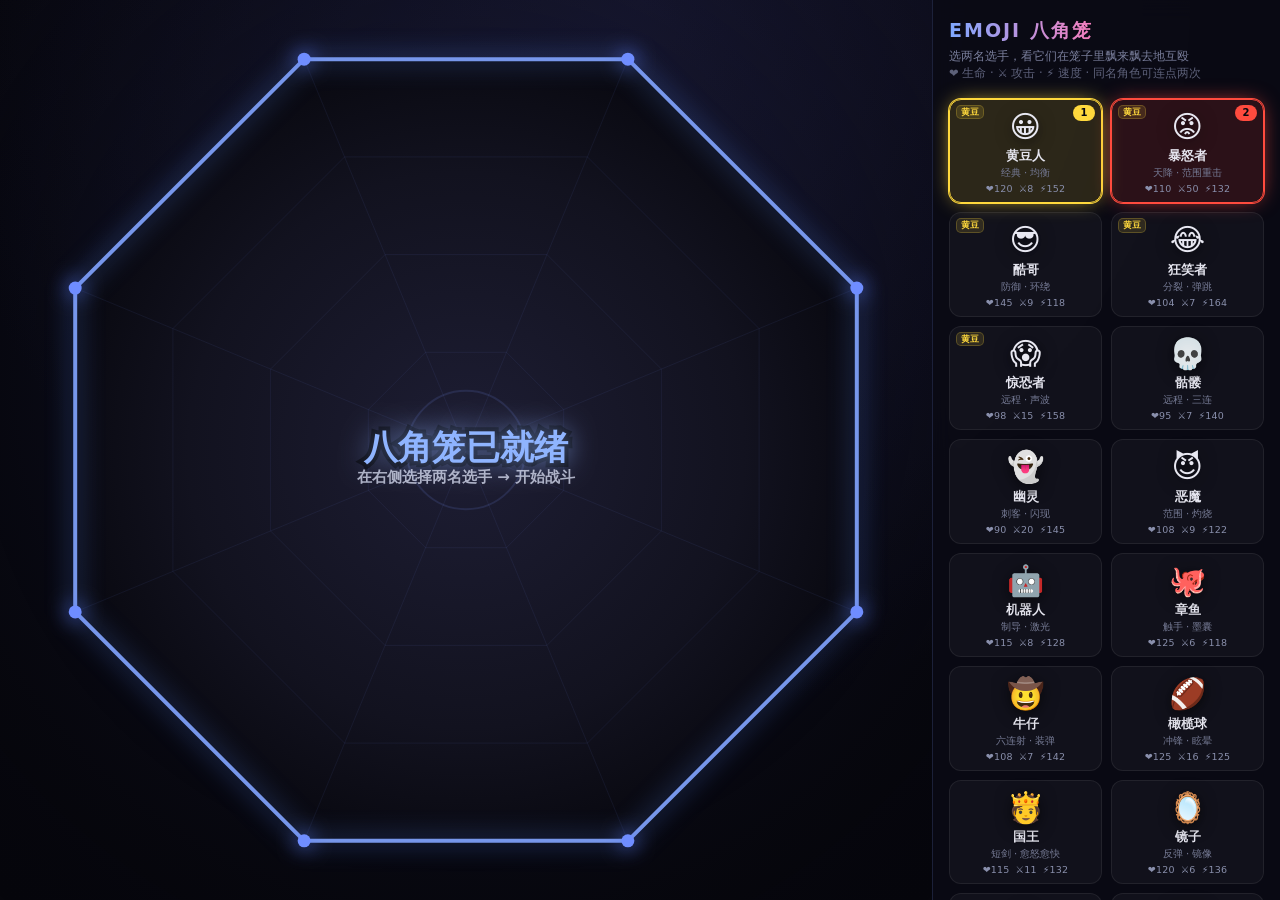
<file: emojis.html>
<!DOCTYPE html>
<html lang="zh-CN">
<head>
<meta charset="utf-8">
<meta name="viewport" content="width=device-width,initial-scale=1,maximum-scale=1,user-scalable=no">
<title>Emoji 八角笼 · 斗蛐蛐</title>
<style>
* { box-sizing: border-box; }
html, body { height: 100%; margin: 0; }
body {
  background: radial-gradient(circle at 50% 0%, #15152c 0%, #06060c 65%);
  color: #e8e8f2;
  font-family: system-ui, -apple-system, "PingFang SC", "Hiragino Sans GB", "Microsoft YaHei", sans-serif;
  overflow: hidden;
  -webkit-tap-highlight-color: transparent;
}
#app { display: flex; height: 100%; }

#stage { flex: 1 1 auto; position: relative; min-width: 0; }
#cv { display: block; width: 100%; height: 100%; }

#panel {
  flex: 0 0 348px; max-width: 348px; height: 100%;
  overflow-y: auto; padding: 18px 16px 30px;
  background: rgba(11,11,20,0.9);
  border-left: 1px solid rgba(120,150,255,0.16);
  backdrop-filter: blur(10px);
}
#panel::-webkit-scrollbar { width: 6px; }
#panel::-webkit-scrollbar-thumb { background: rgba(120,150,255,0.25); border-radius: 3px; }

h1 {
  font-size: 19px; letter-spacing: 2px; margin: 0 0 4px;
  background: linear-gradient(90deg,#7ea8ff,#ff7ab6,#ffd93d);
  -webkit-background-clip: text; background-clip: text; color: transparent;
  font-weight: 800;
}
.sub { font-size: 11.5px; color: #7a7f9c; margin: 0 0 16px; line-height: 1.5; }

.grid { display: grid; grid-template-columns: 1fr 1fr; gap: 9px; }

.card {
  position: relative; cursor: pointer; user-select: none;
  border-radius: 12px; padding: 10px 8px 8px;
  background: rgba(255,255,255,0.035);
  border: 1px solid rgba(255,255,255,0.07);
  transition: transform .13s ease, border-color .13s, background .13s, box-shadow .13s;
  text-align: center;
}
.card:hover { transform: translateY(-2px); background: rgba(255,255,255,0.07); border-color: rgba(255,255,255,0.16); }
.card .emoji { font-size: 30px; line-height: 1.15; filter: drop-shadow(0 3px 8px rgba(0,0,0,.6)); }
.card .nm { font-size: 12.5px; font-weight: 700; margin-top: 4px; }
.card .tt { font-size: 10px; color: #767b96; margin-top: 1px; }
.card .st { display: flex; justify-content: center; gap: 6px; margin-top: 3px; font-size: 9.5px; color: #8a90ad; letter-spacing: .2px; }
.card .grp {
  position: absolute; top: 5px; left: 6px;
  font-size: 8.5px; font-weight: 700; line-height: 1;
  padding: 2px 4px; border-radius: 5px;
  color: #ffd93d; background: rgba(255,217,61,.13);
  border: 1px solid rgba(255,217,61,.22);
}
.card.sel {
  border-color: var(--c);
  background: color-mix(in srgb, var(--c) 14%, transparent);
  box-shadow: 0 0 0 1px var(--c), 0 0 22px -6px var(--c);
}
.card.sel::after {
  content: attr(data-slot);
  position: absolute; top: 5px; right: 6px;
  min-width: 16px; height: 16px; padding: 0 3px;
  border-radius: 8px; text-align: center;
  background: var(--c); color: #08080f;
  font-size: 10px; font-weight: 800; line-height: 16px;
}

.actions { margin-top: 16px; display: flex; flex-direction: column; gap: 8px; }

/* 角色图鉴 */
details.codex {
  margin-top: 14px; padding: 10px 12px;
  border: 1px solid rgba(120,150,255,0.18); border-radius: 12px;
  background: rgba(255,255,255,0.03);
}
details.codex summary {
  list-style: none; cursor: pointer; outline: none;
  font-size: 12.5px; font-weight: 700; letter-spacing: 1px; color: #9db2e8;
}
details.codex summary::-webkit-details-marker { display: none; }
details.codex summary::before { content: '▸ '; }
details.codex[open] summary::before { content: '▾ '; }
.cdx { margin-top: 8px; padding-top: 9px; border-top: 1px dashed rgba(120,150,255,0.16); }
.cdx h4 { margin: 0 0 4px; font-size: 12.5px; color: #dfe3f5; }
.cdx .tag {
  margin-left: 5px; padding: 1px 5px; border-radius: 4px;
  font-size: 9.5px; font-weight: 700; color: #ffd93d;
  background: rgba(255,217,61,0.12);
}
.cdx p { margin: 2px 0; font-size: 10.5px; line-height: 1.55; color: #8b91ad; }
.cdx p b { color: #b9c2e0; font-weight: 600; }

button {
  font-family: inherit; font-size: 14px; font-weight: 700; letter-spacing: 1px;
  padding: 12px; border-radius: 11px; border: 0; cursor: pointer;
  color: #08080f;
  background: linear-gradient(100deg,#8fb4ff,#c9a4ff 55%,#ffb3d1);
  transition: filter .15s, transform .1s, opacity .15s;
}
button:hover:not(:disabled) { filter: brightness(1.12); }
button:active:not(:disabled) { transform: scale(.985); }
button:disabled { opacity: .32; cursor: not-allowed; }
button.ghost {
  background: rgba(255,255,255,0.06);
  color: #b9bfd8; border: 1px solid rgba(255,255,255,0.12);
  font-weight: 600; font-size: 13px;
}

/* 机枪调参面板 */
.mg-mask {
  position: fixed; inset: 0; z-index: 50;
  display: flex; align-items: center; justify-content: center;
  background: rgba(4,5,12,0.68); backdrop-filter: blur(4px);
}
.mg-mask.hidden { display: none; }
.mg-box {
  width: min(360px, 90vw); padding: 16px;
  border-radius: 14px; border: 1px solid rgba(255,184,77,0.35);
  background: #12121c; box-shadow: 0 18px 60px rgba(0,0,0,.7);
}
.mg-box h3 { margin: 0 0 8px; font-size: 15px; color: #ffd08a; letter-spacing: 1px; }
.mg-tip { font-size: 10.5px; color: #767b96; margin: 0 0 4px; line-height: 1.5; }
.mg-row { margin: 10px 0; }
.mg-row label { display: flex; justify-content: space-between; font-size: 12px; color: #aab0c9; margin-bottom: 4px; }
.mg-row b { color: #ffb84d; font-variant-numeric: tabular-nums; }
.mg-row input[type=range] { width: 100%; accent-color: #ffb84d; }
.mg-actions { display: flex; gap: 8px; margin-top: 14px; }
.mg-actions button { flex: 1; font-size: 12.5px; padding: 9px; }

@media (max-width: 780px) {
  #app { flex-direction: column; }
  #stage { flex: 1 1 auto; min-height: 0; }
  #panel { flex: 0 0 auto; max-width: none; width: 100%; height: 46vh; border-left: 0;
           border-top: 1px solid rgba(120,150,255,0.16); padding: 12px 14px 22px; }
  .card .emoji { font-size: 24px; }
}
</style>
</head>
<body>
<div id="app">
  <div id="stage"><canvas id="cv"></canvas></div>
  <aside id="panel">
    <h1>EMOJI 八角笼</h1>
    <p class="sub">选两名选手，看它们在笼子里飘来飘去地互殴<br><span style="opacity:.75">❤ 生命 · ⚔ 攻击 · ⚡ 速度 · 同名角色可连点两次</span></p>
    <div class="grid" id="grid"></div>
    <div class="actions">
      <button id="startBtn" disabled>开始战斗</button>
      <button id="randBtn" class="ghost">随机对战</button>
    </div>
    <details class="codex" id="codex">
      <summary>角色图鉴 · 新增角色配置</summary>
      <div id="codexList"></div>
    </details>
  </aside>
</div>

<div class="mg-mask hidden" id="mgMask">
  <div class="mg-box">
    <h3>🔫 机枪参数调试</h3>
    <p class="mg-tip">右键机枪卡片打开；调整后点“应用”，下一局生效。</p>
    <div class="mg-row">
      <label>一次性弹量 <b id="mgAmmoVal">300 发</b></label>
      <input type="range" id="mgAmmo" min="1" max="20000" step="1" value="300">
    </div>
    <div class="mg-row">
      <label>装填时间 <b id="mgReloadVal">30 秒</b></label>
      <input type="range" id="mgReload" min="0.5" max="60" step="0.5" value="30">
    </div>
    <div class="mg-row">
      <label>血量 <b id="mgHpVal">118</b></label>
      <input type="range" id="mgHp" min="40" max="5000" step="10" value="118">
    </div>
    <div class="mg-row">
      <label>射速 <b id="mgRateVal">29 发/秒</b></label>
      <input type="range" id="mgRate" min="1" max="5000" step="1" value="29">
    </div>
    <div class="mg-actions">
      <button class="ghost" id="mgReset">恢复默认</button>
      <button id="mgApply">应用</button>
    </div>
  </div>
</div>

<div class="mg-mask hidden" id="heroMask">
  <div class="mg-box">
    <h3>🦸 超人出拳调试</h3>
    <p class="mg-tip">右键超人卡片打开；调整后点“应用”，下一局生效。</p>
    <div class="mg-row">
      <label>出拳速度 <b id="heroRateVal">6.7 拳/秒</b></label>
      <input type="range" id="heroRate" min="1" max="100" step="0.5" value="6.7">
    </div>
    <div class="mg-actions">
      <button class="ghost" id="heroReset">恢复默认</button>
      <button id="heroApply">应用</button>
    </div>
  </div>
</div>

<script>
/* ============================================================
   基础工具
============================================================ */
const EMOJI_FONT = '"Apple Color Emoji","Segoe UI Emoji","Noto Color Emoji","Twemoji Mozilla",sans-serif';
const TAU = Math.PI * 2;
const rnd = (a, b) => a + Math.random() * (b - a);
const clamp = (v, a, b) => v < a ? a : v > b ? b : v;

/* ============================================================
   八角笼几何
   顶点角度：22.5° + i*45°，内切圆半径 = R * cos(22.5°)
============================================================ */
const OCT_INSET = Math.cos(Math.PI / 8);
const arena = { cx: 0, cy: 0, R: 0 };

function octagonPath(R) {
  ctx.beginPath();
  for (let i = 0; i < 8; i++) {
    const a = Math.PI / 8 + i * Math.PI / 4;
    const x = arena.cx + R * Math.cos(a);
    const y = arena.cy + R * Math.sin(a);
    i === 0 ? ctx.moveTo(x, y) : ctx.lineTo(x, y);
  }
  ctx.closePath();
}

/* 点到直线的符号（用于检测是否跨过铅笔线） */
function segSide(px, py, x1, y1, x2, y2) {
  return (px - x1) * (y2 - y1) - (py - y1) * (x2 - x1);
}

/* 求经过某点、方向为 ang 的直线与八角笼边缘的两个交点 */
function chordThroughPoint(px, py, ang) {
  const dx = Math.cos(ang), dy = Math.sin(ang);
  let tMin = Infinity, tMax = -Infinity;
  for (let i = 0; i < 8; i++) {
    const a1 = Math.PI / 8 + i * Math.PI / 4;
    const a2 = a1 + Math.PI / 4;
    const ax = arena.cx + arena.R * Math.cos(a1), ay = arena.cy + arena.R * Math.sin(a1);
    const bx = arena.cx + arena.R * Math.cos(a2), by = arena.cy + arena.R * Math.sin(a2);
    const ex = bx - ax, ey = by - ay;
    const den = dx * ey - dy * ex;
    if (Math.abs(den) < 1e-6) continue;
    const t = ((ax - px) * ey - (ay - py) * ex) / den;
    const u = ((ax - px) * dy - (ay - py) * dx) / den;
    if (u >= -0.001 && u <= 1.001) {
      if (t < tMin) tMin = t;
      if (t > tMax) tMax = t;
    }
  }
  if (!isFinite(tMin) || !isFinite(tMax) || tMin === tMax) return null;
  return {
    x1: px + dx * tMin, y1: py + dy * tMin,
    x2: px + dx * tMax, y2: py + dy * tMax
  };
}

/* 把一个对象约束在八角笼内（凸多边形，逐边推出） */
function clampToArena(o, pad) {
  const margin = pad != null ? pad : (o.size || 0) * 0.46;
  const dmax = arena.R * OCT_INSET - margin;
  for (let i = 0; i < 8; i++) {
    const a = (i + 1) * Math.PI / 4;
    const nx = Math.cos(a), ny = Math.sin(a);
    const proj = (o.x - arena.cx) * nx + (o.y - arena.cy) * ny;
    if (proj > dmax) {
      const push = proj - dmax;
      o.x -= nx * push;
      o.y -= ny * push;
      if (o.vx !== undefined) {
        const vn = o.vx * nx + o.vy * ny;
        if (vn > 0) { o.vx -= nx * vn * 2; o.vy -= ny * vn * 2; }
      }
    }
  }
}

/* ============================================================
   角色定义
   每个角色：think(f, foe, dt, G) 内自行决定移动方向与攻击
============================================================ */
const CHARS = [
  /* ---------- 1. 黄豆人 ---------- */
  {
    id: 'soy', emoji: '😀', name: '黄豆人', title: '经典 · 均衡', group: 'soy',
    color: '#ffd93d', hp: 120, speed: 152, size: 38, atkCd: 0.72, dmg: 8,
    desc: '最经典的选手。飘忽不定地游走，不停投掷会弹跳的黄豆。',
    think(f, foe, dt, G) {
      f.wt -= dt;
      if (f.wt <= 0) { f.wt = rnd(0.4, 1.1); f.wa = rnd(0, TAU); }
      const d = Math.hypot(foe.x - f.x, foe.y - f.y) || 1;
      const ux = (foe.x - f.x) / d, uy = (foe.y - f.y) / d;
      const pref = 195;
      const k = d > pref + 70 ? 1.15 : d < pref - 70 ? -1.15 : 0;
      f.dirX = Math.cos(f.wa) + ux * k;
      f.dirY = Math.sin(f.wa) + uy * k;
      if (f.cd <= 0) {
        f.cd = f.def.atkCd;
        G.shoot(f, foe, { kind: 'pea', color: '#ffd93d', r: 9, speed: 340, dmg: f.def.dmg, life: 4.5, bounces: 4 });
      }
    }
  },

  /* ---------- 2. 暴怒者 ---------- */
  {
    id: 'rage', emoji: '😡', name: '暴怒者', title: '天降 · 范围重击', group: 'soy',
    color: '#ff4b3e', hp: 110, speed: 132, size: 38, atkCd: 3, dmg: 50,
    desc: '蓄势跃上高空，锁定对手所在位置后轰然砸落；判定圈内的敌人会受到50点重创。',
    trigger: '冷却结束且对手在480距离内时跃起，锁定当前位置生成判定圆圈；0.9秒后落地',
    interact: '落地时若对手仍在半径95的判定圈内，造成50点伤害并击飞；之后冷却3秒',
    think(f, foe, dt, G) {
      const d = Math.hypot(foe.x - f.x, foe.y - f.y) || 1;
      const ux = (foe.x - f.x) / d, uy = (foe.y - f.y) / d;

      /* 天降重击：升空 → 砸向锁定圆圈 */
      if (f.slamPhase > 0) {
        f.slamT -= dt;
        f.vx = 0; f.vy = 0;
        f.speedMul = 0;
        f.dirX = 0; f.dirY = 0;
        const progress = clamp(1 - f.slamT / 0.9, 0, 1);
        f.airH = Math.sin(progress * Math.PI);
        if (f.slamT <= 0) {
          f.slamPhase = 0;
          f.airH = 0;
          f.x = f.slamX;
          f.y = f.slamY;
          f.vx = 0; f.vy = 0;
          f.trail.length = 0;
          f.cd = 3;

          const dx = foe.x - f.slamX, dy = foe.y - f.slamY;
          const dist = Math.hypot(dx, dy) || 1;
          const hit = !foe.dead && dist <= 95 + foe.size * 0.25;
          G.impact(f.slamX, f.slamY, Math.PI / 2, '#ff4b3e', true);
          G.burst(f.slamX, f.slamY, '#ff4b3e', 30);
          G.burst(f.slamX, f.slamY, '#ffd93d', 16);
          G.waves.push({
            x: f.slamX, y: f.slamY, r: 14, maxR: 230, speed: 820,
            dmg: 0, owner: f, hit: false, noHit: true, color: '#ff4b3e'
          });
          G.shake = Math.max(G.shake, 30);
          if (hit) {
            G.damage(foe, 50, f);
            G.knock(foe, dx / dist, dy / dist, 380);
            G.text(foe.x, foe.y - foe.size * 0.95, '天降 50!', '#ff4b3e', 22);
          } else {
            G.text(f.slamX, f.slamY - 26, '落空!', '#ffd93d', 16);
          }
        }
        return;
      }

      /* 环绕游走 */
      f.wa += dt * 1.7;
      f.wt -= dt;
      if (f.wt <= 0) { f.wt = rnd(0.6, 1.4); f.wa += rnd(-0.7, 0.7); }
      const pref = 190;
      const distK = d > pref + 60 ? 1 : d < pref - 60 ? -1 : 0;
      f.dirX = -uy + ux * distK * 0.85;
      f.dirY = ux + uy * distK * 0.85;

      if (f.cd <= 0 && d < 480) {
        const lock = { x: foe.x + foe.vx * 0.18, y: foe.y + foe.vy * 0.18, size: f.size };
        clampToArena(lock);
        f.slamPhase = 1;
        f.slamT = 0.9;
        f.slamX = lock.x;
        f.slamY = lock.y;
        f.airH = 0;
        f.vx = 0; f.vy = 0;
        f.trail.length = 0;
        G.text(f.x, f.y - f.size * 0.8, '升空!', '#ff4b3e', 17);
        G.burst(f.x, f.y, '#ff4b3e', 14);
      }
    }
  },

  /* ---------- 3. 酷哥 ---------- */
  {
    id: 'cool', emoji: '😎', name: '酷哥', title: '防御 · 环绕', group: 'soy',
    color: '#4dd0ff', hp: 145, speed: 118, size: 38, atkCd: 9, dmg: 9, dr: 0.2,
    desc: '永远淡定。墨镜光球会随时间不断增多，并定期射出一枚追踪光球；贴身光球依然会弹飞敌人（减伤 20%）。',
    think(f, foe, dt, G) {
      const d = Math.hypot(foe.x - f.x, foe.y - f.y) || 1;
      const ux = (foe.x - f.x) / d, uy = (foe.y - f.y) / d;
      const o = f.orbitDir;
      f.dirX = -uy * o + ux * (d > 115 ? 0.8 : d < 70 ? -0.8 : 0);
      f.dirY = ux * o + uy * (d > 115 ? 0.8 : d < 70 ? -0.8 : 0);
      f.orbA += dt * 2.4;

      /* 轨道光球随时间增多，上限 6 颗 */
      if (f.orbitCount < 6) {
        f.orbGrowT -= dt;
        if (f.orbGrowT <= 0) {
          f.orbGrowT = 3;
          f.orbitCount++;
          G.burst(f.x, f.y, '#4dd0ff', 10);
          G.text(f.x, f.y - f.size * 0.9, `光球 +1 (${f.orbitCount})`, '#4dd0ff', 14);
        }
      }

      /* 每 4.5 秒发射一枚 30 伤害的追踪光球 */
      f.orbLaunchT -= dt;
      if (f.orbLaunchT <= 0 && !foe.dead) {
        f.orbLaunchT = 4.5;
        const a0 = f.orbA;
        const ox = f.x + Math.cos(a0) * f.orbR;
        const oy = f.y + Math.sin(a0) * f.orbR;
        const aa = Math.atan2(foe.y - oy, foe.x - ox);
        G.bullet(ox, oy, Math.cos(aa) * 320, Math.sin(aa) * 320, {
          kind: 'orb', color: '#4dd0ff', r: 11, speed: 320, dmg: 30,
          life: 5, homing: true, turn: 2.6
        }, f, foe);
        G.burst(ox, oy, '#4dd0ff', 12);
        G.text(ox, oy - 18, '光球出击!', '#4dd0ff', 14);
      }

      /* 贴身光球接触伤害 */
      if (f.orbCd > 0) f.orbCd -= dt;
      if (f.orbCd <= 0 && !foe.dead) {
        for (let i = 0; i < f.orbitCount; i++) {
          const a = f.orbA + i * TAU / f.orbitCount;
          const ox = f.x + Math.cos(a) * f.orbR;
          const oy = f.y + Math.sin(a) * f.orbR;
          if (Math.hypot(foe.x - ox, foe.y - oy) < foe.size * 0.45 + 18) {
            G.damage(foe, f.def.dmg, f);
            G.knock(foe, Math.cos(a), Math.sin(a), 320);
            G.burst(ox, oy, '#4dd0ff', 16);
            f.orbCd = 0.42;
            break;
          }
        }
      }
    }
  },

  /* ---------- 4. 骷髅 ---------- */
  {
    id: 'skull', emoji: '💀', name: '骷髅', title: '远程 · 三连',
    color: '#e8e8f0', hp: 95, speed: 140, size: 37, atkCd: 0.95, dmg: 7,
    desc: '保持距离，三连发骨弹。脆但射得准。',
    think(f, foe, dt, G) {
      const d = Math.hypot(foe.x - f.x, foe.y - f.y) || 1;
      const ux = (foe.x - f.x) / d, uy = (foe.y - f.y) / d;
      const pref = 290;
      const k = d < pref - 50 ? -1 : d > pref + 70 ? 0.75 : 0;
      f.dirX = -uy * 0.85 + ux * k;
      f.dirY = ux * 0.85 + uy * k;
      if (f.cd <= 0) {
        f.cd = f.def.atkCd;
        const base = Math.atan2(uy, ux);
        for (let i = -1; i <= 1; i++) {
          const a = base + i * 0.2;
          G.shootDir(f, Math.cos(a), Math.sin(a), {
            kind: 'bone', color: '#e8e8f0', r: 7, speed: 400, dmg: f.def.dmg, life: 2.4
          });
        }
      }
    }
  },

  /* ---------- 5. 幽灵 ---------- */
  {
    id: 'ghost', emoji: '👻', name: '幽灵', title: '刺客 · 闪现',
    color: '#b39ddb', hp: 90, speed: 145, size: 38, atkCd: 9, dmg: 20,
    desc: '隐身、消失，然后突然出现在你身后狠狠来一下。',
    think(f, foe, dt, G) {
      const d = Math.hypot(foe.x - f.x, foe.y - f.y) || 1;
      const ux = (foe.x - f.x) / d, uy = (foe.y - f.y) / d;
      f.stT -= dt;

      if (f.st === 'visible') {
        f.alpha = 1;
        f.dirX = ux * 0.7 - uy * 0.7;
        f.dirY = uy * 0.7 + ux * 0.7;
        if (f.stT <= 0) { f.st = 'fade'; f.stT = 0.5; }
      } else if (f.st === 'fade') {
        f.alpha = Math.max(0.07, f.stT / 0.5);
        f.speedMul = 0.25;
        f.dirX = 0; f.dirY = 0;
        if (f.stT <= 0) {
          // 闪现到对手身边
          const a = rnd(0, TAU);
          const r = rnd(62, 100);
          f.x = foe.x + Math.cos(a) * r;
          f.y = foe.y + Math.sin(a) * r;
          f.vx = f.vy = 0;
          f.trail.length = 0;
          clampToArena(f);
          f.st = 'strike'; f.stT = 0.38;
          G.damage(foe, f.def.dmg, f);
          G.knock(foe, Math.cos(a), Math.sin(a), 300);
          G.burst(f.x, f.y, '#b39ddb', 26);
          G.shake = Math.max(G.shake, 6);
        }
      } else { // strike
        f.alpha = 1;
        f.speedMul = 0;
        f.dirX = 0; f.dirY = 0;
        if (f.stT <= 0) { f.st = 'visible'; f.stT = rnd(1.5, 2.4); }
      }
    }
  },

  /* ---------- 6. 恶魔 ---------- */
  {
    id: 'demon', emoji: '😈', name: '恶魔', title: '范围 · 灼烧',
    color: '#ff7a18', hp: 108, speed: 122, size: 38, atkCd: 1.35, dmg: 9,
    desc: '甩出缓慢的炼狱火球，命中后炸开一片持续灼烧的火海。现在每次向四面八方同时射出小型火球。',
    think(f, foe, dt, G) {
      const d = Math.hypot(foe.x - f.x, foe.y - f.y) || 1;
      const ux = (foe.x - f.x) / d, uy = (foe.y - f.y) / d;
      const pref = 255;
      const k = d > pref + 50 ? 0.85 : d < pref - 50 ? -0.85 : 0;
      f.dirX = -uy * 0.6 + ux * k + Math.cos(f.t * 2.1) * 0.35;
      f.dirY = ux * 0.6 + uy * k + Math.sin(f.t * 2.1) * 0.35;
      if (f.cd <= 0) {
        f.cd = f.def.atkCd;
        // 向四面八方射出小体积火球（8 方向）
        const n = 8;
        const base = rnd(0, TAU);
        for (let i = 0; i < n; i++) {
          const a = base + i * TAU / n;
          G.bullet(
            f.x + Math.cos(a) * (f.size * 0.5 + 4),
            f.y + Math.sin(a) * (f.size * 0.5 + 4),
            Math.cos(a) * 190, Math.sin(a) * 190,
            { kind: 'fire', color: '#ff7a18', r: 7, dmg: f.def.dmg, speed: 190, life: 2.6, explode: true },
            f, foe
          );
        }
        G.burst(f.x, f.y, '#ff7a18', 12);
      }
    }
  },

  /* ---------- 7. 机器人 ---------- */
  {
    id: 'robot', emoji: '🤖', name: '机器人', title: '制导 · 激光',
    color: '#5ce1a6', hp: 115, speed: 128, size: 38, atkCd: 1.1, dmg: 8,
    desc: '发射双枚追踪导弹，会拐弯，甩不掉；生命低于 40 时会定期发射持续 3 秒的毁灭激光。',
    think(f, foe, dt, G) {
      const d = Math.hypot(foe.x - f.x, foe.y - f.y) || 1;
      const ux = (foe.x - f.x) / d, uy = (foe.y - f.y) / d;
      const pref = 250;
      const k = d > pref + 45 ? 0.6 : d < pref - 45 ? -0.9 : 0;
      f.dirX = -uy * 0.7 + ux * k;
      f.dirY = ux * 0.7 + uy * k;

      /* 残血激光：每 15 秒一次，持续 3 秒 */
      f.laserCd -= dt;
      if (f.hp < 40 && f.laserCd <= 0 && !foe.dead) {
        f.laserCd = 15;
        G.lasers.push({
          owner: f, ang: Math.atan2(foe.y - f.y, foe.x - f.x),
          life: 3.8, fireT: 0.8, tickT: 0, fired: false
        });
        G.text(f.x, f.y - f.size * 0.9, '激光充能!', '#ff4b3e', 17);
        G.burst(f.x, f.y, '#ff4b3e', 14);
        G.shake = Math.max(G.shake, 8);
      }

      if (f.cd <= 0) {
        f.cd = f.def.atkCd;
        const base = Math.atan2(uy, ux);
        for (let i = 0; i < 2; i++) {
          const a = base + (i === 0 ? -0.85 : 0.85);
          G.shootDir(f, Math.cos(a), Math.sin(a), {
            kind: 'missile', color: '#5ce1a6', r: 8, speed: 250, dmg: f.def.dmg,
            life: 4, homing: true, turn: 3.2
          });
        }
      }
    }
  },

  /* ---------- 8. 章鱼 ---------- */
  {
    id: 'octo', emoji: '🐙', name: '章鱼', title: '触手 · 墨囊',
    color: '#ff6ec7', hp: 125, speed: 118, size: 39, atkCd: 1.35, dmg: 6,
    desc: '派触手吸附敌人持续吸血，同时甩出墨囊；被墨囊命中的敌人会被减速。',
    think(f, foe, dt, G) {
      const d = Math.hypot(foe.x - f.x, foe.y - f.y) || 1;
      const ux = (foe.x - f.x) / d, uy = (foe.y - f.y) / d;
      const o = f.orbitDir;
      f.dirX = -uy * o * 0.9 + ux * (d > 210 ? 0.5 : -0.6);
      f.dirY = ux * o * 0.9 + uy * (d > 210 ? 0.5 : -0.6);

      /* 触手吸附：每 6.5 秒派出一条，持续吸血 */
      f.tentacleCd -= dt;
      const latched = G.tentacles.some(t => t.owner === f && t.life > 0);
      if (!latched && f.tentacleCd <= 0 && d < 350 && !foe.dead) {
        f.tentacleCd = 6.5;
        G.tentacles.push({
          owner: f, target: foe, life: 2.2, maxLife: 2.2, tickT: 0, healTextT: 0.5
        });
        G.text(foe.x, foe.y - foe.size * 0.9, '触手吸附!', '#ff6ec7', 16);
        G.burst(foe.x, foe.y, '#ff6ec7', 14);
      }

      /* 墨囊：命中后减速 */
      if (f.cd <= 0) {
        f.cd = f.def.atkCd;
        const base = Math.atan2(uy, ux);
        G.shootDir(f, Math.cos(base), Math.sin(base), {
          kind: 'ink', color: '#ff6ec7', r: 10, speed: 330, dmg: f.def.dmg,
          life: 3, bounces: 1, slow: 3.5
        });
        G.burst(f.x + ux * 34, f.y + uy * 34, '#ff6ec7', 6);
      }
    }
  },

  /* ---------- 9. 狂笑者 ---------- */
  {
    id: 'laugh', emoji: '😂', name: '狂笑者', title: '分裂 · 弹跳', group: 'soy',
    color: '#ffe066', hp: 104, speed: 164, size: 38, atkCd: 1.05, dmg: 7,
    desc: '笑到抽搐，折线乱跳。丢出的笑弹命中后会炸成三枚小笑弹四散弹射。',
    think(f, foe, dt, G) {
      f.jt -= dt;
      if (f.jt <= 0) {
        f.jt = rnd(0.14, 0.34);
        f.wa += rnd(-2.4, 2.4);
      }
      const d = Math.hypot(foe.x - f.x, foe.y - f.y) || 1;
      const ux = (foe.x - f.x) / d, uy = (foe.y - f.y) / d;
      const pref = 175;
      const k = d > pref + 55 ? 1 : d < pref - 55 ? -1 : 0;
      f.dirX = Math.cos(f.wa) * 1.15 + ux * k;
      f.dirY = Math.sin(f.wa) * 1.15 + uy * k;
      if (f.cd <= 0) {
        f.cd = f.def.atkCd;
        G.shoot(f, foe, {
          kind: 'laugh', color: '#ffe066', r: 10, speed: 300, dmg: f.def.dmg,
          life: 3, bounces: 2, split: 3
        });
      }
    }
  },

  /* ---------- 10. 惊恐者 ---------- */
  {
    id: 'scream', emoji: '😱', name: '惊恐者', title: '远程 · 声波', group: 'soy',
    color: '#ff9ecf', hp: 98, speed: 158, size: 38, atkCd: 2.2, dmg: 15,
    desc: '一有风吹草动就尖叫着跑开；尖叫化作环形声波扩散，触及即伤并击退。血量越低声波越痛。',
    think(f, foe, dt, G) {
      const d = Math.hypot(foe.x - f.x, foe.y - f.y) || 1;
      const ux = (foe.x - f.x) / d, uy = (foe.y - f.y) / d;
      f.wa += dt * 2.6;
      const flee = d < 210 ? -1 : d > 300 ? 0.55 : 0;
      f.dirX = ux * flee - uy * 0.95 + Math.cos(f.wa) * 0.35;
      f.dirY = uy * flee + ux * 0.95 + Math.sin(f.wa) * 0.35;
      if (f.cd <= 0) {
        f.cd = f.def.atkCd;
        // 血量越低伤害越高
        const ratio = f.hp / f.maxHp;
        const dmg = f.def.dmg * (1 + (1 - ratio) * 1.2);
        G.waves.push({
          x: f.x, y: f.y, r: 14, maxR: 260, speed: 430,
          dmg: dmg, owner: f, hit: false, color: '#ff9ecf'
        });
        G.burst(f.x, f.y, '#ffc9dd', 14);
      }
    }
  },

  /* ---------- 11. 牛仔 ---------- */
  {
    id: 'cowboy', emoji: '🤠', name: '牛仔', title: '六连射 · 装弹',
    color: '#e8b86d', hp: 108, speed: 142, size: 38, atkCd: 0.12, dmg: 7,
    desc: '拔枪连射6发，打空后装弹5秒。血量越低，准头越好、子弹越痛，还有概率射出致命一发。',
    think(f, foe, dt, G) {
      const d = Math.hypot(foe.x - f.x, foe.y - f.y) || 1;
      const ux = (foe.x - f.x) / d, uy = (foe.y - f.y) / d;
      f.wa += dt * 2.2;
      const k = d > 300 ? 1 : d < 210 ? -1 : 0;
      f.dirX = ux * k * 0.8 - uy * 0.75 + Math.cos(f.wa) * 0.15;
      f.dirY = uy * k * 0.8 + ux * 0.75 + Math.sin(f.wa) * 0.15;

      if (f.reloadT > 0) { f.reloadT = Math.max(0, f.reloadT - dt); return; }
      if (f.gunT > 0) { f.gunT -= dt; return; }

      const ratio = f.hp / f.maxHp;
      const spread = 0.30 * ratio;
      const mult = 1 + (1 - ratio) * 0.9;
      const a = Math.atan2(uy, ux) + rnd(-spread, spread);

      // 血量低时有概率射出 50 伤害的特殊子弹
      const isLucky = ratio < 0.5 && Math.random() < 0.25;
      const dmg = isLucky ? 50 : f.def.dmg * mult;

      const mx = f.x + Math.cos(a) * (f.size * 0.55 + 4);
      const my = f.y + Math.sin(a) * (f.size * 0.55 + 4);
      G.bullet(mx, my, Math.cos(a) * 720, Math.sin(a) * 720, {
        kind: 'gun', color: isLucky ? '#ff3c3c' : '#ffe066', r: isLucky ? 6 : 4,
        dmg: dmg, speed: 720, life: 1.4
      }, f, foe);
      G.burst(mx, my, isLucky ? '#ff3c3c' : '#ffd166', isLucky ? 12 : 4);
      if (isLucky) G.text(f.x, f.y - f.size * 0.9, '致命一击!', '#ff3c3c', 16);

      f.gunLeft--;
      f.gunT = 0.12;
      if (f.gunLeft <= 0) { f.gunLeft = 6; f.reloadT = 5; }
    }
  },

  /* ---------- 12. 橄榄球 ---------- */
  {
    id: 'football', emoji: '🏈', name: '橄榄球', title: '冲锋 · 眩晕',
    color: '#c2703c', hp: 125, speed: 125, size: 40, atkCd: 5, dmg: 16,
    desc: '蓄力后向前狂冲3/4个笼子直径，撞中眩晕2秒；血量低于40时不会被打断，伤害×3且冷却仅1秒。',
    think(f, foe, dt, G) {
      const d = Math.hypot(foe.x - f.x, foe.y - f.y) || 1;
      const ux = (foe.x - f.x) / d, uy = (foe.y - f.y) / d;
      const lowHp = f.hp < 40;

      if (f.dashT > 0) {
        f.dashT -= dt;
        f.speedMul = 9;
        f.rushLeft -= Math.hypot(f.vx, f.vy) * dt;
        f.dirX = f.dashX;
        f.dirY = f.dashY;
        if (!f.dashHit && d < 66) {
          f.dashHit = true;
          const dmg = lowHp ? f.def.dmg * 3 : f.def.dmg;
          G.damage(foe, dmg, f);
          foe.stunT = 2;
          G.knock(foe, f.dashX, f.dashY, 420);
          G.burst(foe.x, foe.y, lowHp ? '#ff3c3c' : '#ffe066', 22);
          G.text(foe.x, foe.y - foe.size * 0.9, '眩晕 2s', '#ffd93d', 17);
          G.shake = Math.max(G.shake, 11);
          f.dashT = 0;
        }
        if (f.dashT <= 0 || f.rushLeft <= 0) f.dashT = 0;
        return;
      }

      if (f.chargeT > 0) {
        f.chargeT -= dt;
        f.speedMul = 0.06;
        if (f.chargeT <= 0) {
          f.dashT = 0.6;
          f.rushLeft = arena.R * 1.5;
          f.dashHit = false;
        }
        return;
      }

      const k = d > 230 ? 1 : d < 120 ? -0.8 : 0;
      f.dirX = ux * k - uy * 0.5;
      f.dirY = uy * k + ux * 0.5;
      if (f.cd <= 0 && d < arena.R * 1.5) {
        f.chargeT = 0.5;
        f.dashX = ux;
        f.dashY = uy;
        f.cd = lowHp ? 1 : 5;
        G.burst(f.x, f.y, '#c2703c', 8);
      }
    },
    onHurt(f, foe, dmg, G) {
      // 血量低于40时不会被打断
      if (f.hp < 40) return;
      if (f.chargeT > 0) {
        f.chargeT = 0;
        f.cd = 2;
        G.text(f.x, f.y - f.size * 0.8, '被打断!', '#ff8f5e', 16);
        G.burst(f.x, f.y, '#c2703c', 16);
      } else if (f.dashT > 0 && Math.random() < 0.55) {
        const a = Math.atan2(f.dashY, f.dashX) + (Math.random() < 0.5 ? -1 : 1) * rnd(0.6, 1.1);
        f.dashX = Math.cos(a);
        f.dashY = Math.sin(a);
        G.text(f.x, f.y - f.size * 0.8, '打偏!', '#ffd93d', 16);
        G.burst(f.x, f.y, '#ffd93d', 10);
      }
    }
  },

  /* ---------- 13. 国王 ---------- */
  {
    id: 'king', emoji: '🫅', name: '国王', title: '短剑 · 愈怒愈快',
    color: '#ffd166', hp: 115, speed: 132, size: 39, atkCd: 0.9, dmg: 11,
    desc: '近身短剑连斩；血量越低，挥剑和移动越快。每15秒射出一支追踪箭，伤害40。',
    think(f, foe, dt, G) {
      const d = Math.hypot(foe.x - f.x, foe.y - f.y) || 1;
      const ux = (foe.x - f.x) / d, uy = (foe.y - f.y) / d;
      const ratio = f.hp / f.maxHp;
      const pref = 72;
      const k = d > pref + 25 ? 1 : d < pref - 25 ? -0.7 : 0;
      f.dirX = ux * k - uy * 0.5;
      f.dirY = uy * k + ux * 0.5;
      f.speedMul = 1 + (1 - ratio) * 0.35;

      // 追踪箭：每 15 秒一次
      f.arrowT -= dt;
      if (f.arrowT <= 0) {
        f.arrowT = 15;
        const base = Math.atan2(uy, ux);
        G.shootDir(f, Math.cos(base), Math.sin(base), {
          kind: 'arrow', color: '#ffd166', r: 6, speed: 500, dmg: 40,
          life: 3.5, homing: true, turn: 4.5
        });
        G.burst(f.x, f.y, '#ffd166', 10);
        G.text(f.x, f.y - f.size * 0.9, '追踪箭!', '#ffd166', 15);
      }

      if (f.cd <= 0 && d < 100) {
        G.slash(f.x, f.y, Math.atan2(uy, ux), '#ffd166', 82, 5);
        G.damage(foe, f.def.dmg, f);
        G.knock(foe, ux, uy, 140);
        G.burst(foe.x, foe.y, '#ffd166', 10);
        f.cd = f.def.atkCd * (0.45 + 0.55 * ratio);
      }
    }
  },

  /* ---------- 14. 镜子 ---------- */
  {
    id: 'mirror', emoji: '🪞', name: '镜子', title: '反弹 · 镜像',
    color: '#c9a4ff', hp: 120, speed: 136, size: 38, atkCd: 1.5, dmg: 6,
    desc: '血量越低反弹越强（30%→60%）。行动如镜像般模仿对手，并射出镜片。',
    think(f, foe, dt, G) {
      const d = Math.hypot(foe.x - f.x, foe.y - f.y) || 1;
      const ux = (foe.x - f.x) / d, uy = (foe.y - f.y) / d;
      const k = d > 250 ? 1 : d < 150 ? -1 : 0;
      f.dirX = -foe.dirX * 0.55 + ux * k - uy * 0.45;
      f.dirY = -foe.dirY * 0.55 + uy * k + ux * 0.45;
      if (f.cd <= 0) {
        f.cd = f.def.atkCd;
        G.shoot(f, foe, {
          kind: 'shard', color: '#c9a4ff', r: 7, speed: 390, dmg: f.def.dmg, life: 2.4, bounces: 1
        });
      }
    }
  },

  /* ---------- 15. 手指枪 ---------- */
  {
    id: 'fingergun', emoji: '👉', name: '手指枪', title: '高频 · 扫射',
    color: '#ffb86c', hp: 100, speed: 168, size: 38, atkCd: 0.8, dmg: 5,
    desc: '每0.8秒点射；血量越低射速越快，并有概率突然扫射一轮。',
    think(f, foe, dt, G) {
      const d = Math.hypot(foe.x - f.x, foe.y - f.y) || 1;
      const ux = (foe.x - f.x) / d, uy = (foe.y - f.y) / d;
      const ratio = f.hp / f.maxHp;
      f.wa += dt * 3.2;
      const k = d > 270 ? 1 : d < 180 ? -1 : 0;
      f.dirX = ux * k - uy * 0.9 + Math.cos(f.wa) * 0.15;
      f.dirY = uy * k + ux * 0.9 + Math.sin(f.wa) * 0.15;
      if (f.cd > 0) return;

      const base = Math.atan2(uy, ux);
      const shootOne = (a, dmg) => {
        G.bullet(f.x + Math.cos(a) * (f.size * 0.55 + 3), f.y + Math.sin(a) * (f.size * 0.55 + 3),
          Math.cos(a) * 820, Math.sin(a) * 820, {
            kind: 'finger', color: '#ffe066', r: 4, dmg, speed: 820, life: 1.1
          }, f, foe);
      };
      shootOne(base + rnd(-0.04, 0.04), f.def.dmg);
      G.burst(f.x + ux * f.size * 0.6, f.y + uy * f.size * 0.6, '#ffe066', 3);
      if (Math.random() < (1 - ratio) * 0.28) {
        for (let i = -3; i <= 3; i++) shootOne(base + i * 0.09, 3);
        G.burst(f.x, f.y, '#ffb86c', 10);
      }
      f.cd = 0.8 * (0.45 + 0.55 * ratio);
    }
  },

  /* ---------- 16. 小丑 ---------- */
  {
    id: 'clown', emoji: '🤡', name: '小丑', title: '烟花 · 黏胶',
    color: '#ff6ec7', hp: 112, speed: 140, size: 39, atkCd: 0.55, dmg: 5,
    desc: '乱蹦着疯狂丢出彩色烟花；发射速度极快，伤害略低但特效更夸张，偶尔甩出彩泥弹把对手黏住5秒。',
    think(f, foe, dt, G) {
      f.jt -= dt;
      if (f.jt <= 0) { f.jt = rnd(0.1, 0.25); f.wa += rnd(-2.5, 2.5); }
      const d = Math.hypot(foe.x - f.x, foe.y - f.y) || 1;
      const ux = (foe.x - f.x) / d, uy = (foe.y - f.y) / d;
      const pref = 205;
      const k = d > pref + 50 ? 1 : d < pref - 50 ? -1 : 0;
      f.dirX = Math.cos(f.wa) * 1.1 + ux * k;
      f.dirY = Math.sin(f.wa) * 1.1 + uy * k;
      if (f.cd > 0) return;
      f.cd = f.def.atkCd;

      if (Math.random() < 0.35) {
        const a = Math.atan2(uy, ux) + rnd(-0.18, 0.18);
        G.bullet(f.x + Math.cos(a) * (f.size * 0.5 + 4), f.y + Math.sin(a) * (f.size * 0.5 + 4),
          Math.cos(a) * 300, Math.sin(a) * 300, {
            kind: 'slime', color: '#8ce99a', r: 13, dmg: 4, speed: 300, life: 3, bounces: 1, slime: true
          }, f, foe);
      } else {
        const n = 1 + (Math.random() < 0.5 ? 1 : 0);
        for (let i = 0; i < n; i++) {
          const a = Math.atan2(uy, ux) + rnd(-0.5, 0.5);
          G.bullet(f.x + Math.cos(a) * (f.size * 0.5 + 4), f.y + Math.sin(a) * (f.size * 0.5 + 4),
            Math.cos(a) * 380, Math.sin(a) * 380, {
              kind: 'firework', color: '#ff6ec7', r: 9, dmg: 4, speed: 380, life: 1.2, firework: true
            }, f, foe);
        }
      }
      G.burst(f.x, f.y, '#ff6ec7', 8);
    }
  },

  /* ---------- 17. 忍者 ---------- */
  {
    id: 'ninja', emoji: '🥷', name: '忍者', title: '全笼突刺 · 斩击',
    color: '#8fb8ff', hp: 96, speed: 185, size: 37, atkCd: 1.0, dmg: 12,
    desc: '身形极快；每次出手都是一段贯穿整个八角笼的疾冲，贴近瞬间完成切割。',
    think(f, foe, dt, G) {
      const d = Math.hypot(foe.x - f.x, foe.y - f.y) || 1;
      const ux = (foe.x - f.x) / d, uy = (foe.y - f.y) / d;

      if (f.dashT > 0) {
        f.dashT -= dt;
        f.speedMul = 7;
        f.dirX = f.dashX;
        f.dirY = f.dashY;
        f.dashLeft -= Math.hypot(f.vx, f.vy) * dt;
        if (!f.dashHit && d < 58) {
          f.dashHit = true;
          G.slash(f.x, f.y, Math.atan2(f.dashY, f.dashX), '#8fb8ff', 76, 4);
          G.damage(foe, f.def.dmg, f);
          G.knock(foe, f.dashX, f.dashY, 220);
          G.burst(foe.x, foe.y, '#8fb8ff', 13);
          f.dashT = 0;
          f.dashLeft = 0;
        }
        if (f.dashLeft <= 0 || f.dashT <= 0) {
          f.dashT = 0;
          f.dashLeft = 0;
          G.burst(f.x, f.y, '#8fb8ff', 8);
        }
        return;
      }

      f.wa += dt * 2.4;
      const pref = 130;
      const k = d > pref + 35 ? 1 : d < pref - 35 ? -1 : 0;
      f.dirX = -uy * 0.9 + ux * k;
      f.dirY = ux * 0.9 + uy * k;
      if (f.cd <= 0 && d < arena.R * 2) {
        f.dashT = 1.2;
        f.dashLeft = arena.R * 1.94;
        f.dashHit = false;
        f.dashX = ux;
        f.dashY = uy;
        f.vx = ux * f.def.speed * 7;
        f.vy = uy * f.def.speed * 7;
        f.cd = f.def.atkCd;
        G.burst(f.x, f.y, '#8fb8ff', 5);
      }
    }
  },

  /* ---------- 18. 铅笔 ---------- */
  {
    id: 'pencil', emoji: '✏️', name: '铅笔', title: '画线 · 封锁',
    color: '#f2d16b', hp: 105, speed: 138, size: 38, atkCd: 2.7, dmg: 12,
    desc: '在空中画出一条贯穿八角笼的直线，对手跨过线时会被割伤。',
    think(f, foe, dt, G) {
      const d = Math.hypot(foe.x - f.x, foe.y - f.y) || 1;
      const ux = (foe.x - f.x) / d, uy = (foe.y - f.y) / d;
      f.wa += dt * 1.6;
      const k = d > 260 ? 1 : d < 190 ? -1 : 0;
      f.dirX = -uy * 0.8 + ux * k;
      f.dirY = ux * 0.8 + uy * k;
      if (f.cd > 0) return;
      f.cd = f.def.atkCd;

      const ang = rnd(0, TAU);
      const off = (Math.random() < 0.5 ? 1 : -1) * rnd(35, 95);
      const px = foe.x + Math.cos(ang + Math.PI / 2) * off;
      const py = foe.y + Math.sin(ang + Math.PI / 2) * off;
      const ch = chordThroughPoint(px, py, ang);
      if (!ch) return;
      if (G.lines.length >= 3) G.lines.shift();
      const side = segSide(foe.x, foe.y, ch.x1, ch.y1, ch.x2, ch.y2);
      G.lines.push({
        x1: ch.x1, y1: ch.y1, x2: ch.x2, y2: ch.y2,
        life: 6, maxLife: 6, dmg: f.def.dmg, owner: f,
        prevSide: side || 0.001
      });
      G.burst(f.x, f.y, '#f2d16b', 10);
      G.shake = Math.max(G.shake, 3);
    }
  },

  /* ---------- 19. 毛毛虫 ---------- */
  {
    id: 'caterpillar', emoji: '🐛', name: '毛毛虫', title: '毒刺钉墙 · 洞穴穿梭',
    color: '#8ce99a', hp: 135, speed: 105, size: 40, atkCd: 5, dmg: 12,
    desc: '在场上钻出最多5个洞穴用于穿梭；攻击时发射毒刺，把敌人钉在笼壁上3秒。',
    trigger: '每5秒向对手发射一枚毒刺（射程380）；命中后把敌人钉在最近的笼壁上3秒',
    interact: '毒刺造成12点伤害并钉墙，期间目标无法移动、无法攻击；毒刺会被笼壁阻挡',
    style: '游走牵制、定点惩罚',
    scenario: '适合对付依赖走位与突进的角色；钉墙可创造稳定输出窗口',
    think(f, foe, dt, G) {
      let d = Math.hypot(foe.x - f.x, foe.y - f.y) || 1;
      let ux = (foe.x - f.x) / d, uy = (foe.y - f.y) / d;

      f.digT -= dt;
      if (f.digT <= 0 && f.holes.length < 5) {
        const near = f.holes.find(h => Math.hypot(h.x - f.x, h.y - f.y) < 26);
        if (!near) f.holes.push({ x: f.x, y: f.y });
        f.digT = 3.0;
        G.burst(f.x, f.y + 10, '#8ce99a', 10);
      }

      f.travelT -= dt;
      if (f.travelT <= 0) {
        f.travelT = rnd(2.0, 3.0);
        if (f.holes.length > 1 && d < 175) {
          let best = null, bestScore = -Infinity;
          for (const h of f.holes) {
            const score = Math.hypot(h.x - foe.x, h.y - foe.y)
              - Math.hypot(h.x - f.x, h.y - f.y) * 0.25;
            if (score > bestScore) { bestScore = score; best = h; }
          }
          if (best && Math.hypot(best.x - f.x, best.y - f.y) > 30) {
            f.x = best.x;
            f.y = best.y;
            f.vx = 0; f.vy = 0;
            f.trail.length = 0;
            clampToArena(f);
            d = Math.hypot(foe.x - f.x, foe.y - f.y) || 1;
            ux = (foe.x - f.x) / d;
            uy = (foe.y - f.y) / d;
            G.burst(f.x, f.y, '#8ce99a', 20);
            G.text(f.x, f.y - f.size * 0.7, '穿梭!', '#8ce99a', 14);
          }
        }
      }

      /* 与对手保持中距离，方便发射毒刺 */
      const k = d > 250 ? 1 : d < 150 ? -0.8 : 0;
      f.dirX = ux * k - uy * 0.5;
      f.dirY = uy * k + ux * 0.5;

      /* 毒刺：命中后钉墙 3 秒，冷却 5 秒 */
      if (f.cd <= 0 && d < 380) {
        f.cd = f.def.atkCd;
        const lead = 0.16;
        const px = foe.x + foe.vx * lead - f.x;
        const py = foe.y + foe.vy * lead - f.y;
        const a = Math.atan2(py, px);
        const mx = f.x + Math.cos(a) * (f.size * 0.5 + 5);
        const my = f.y + Math.sin(a) * (f.size * 0.5 + 5);
        G.bullet(mx, my, Math.cos(a) * 560, Math.sin(a) * 560, {
          kind: 'sting', color: '#8ce99a', r: 6, dmg: f.def.dmg, speed: 560, life: 1.2, pin: 3
        }, f, foe);
        G.burst(mx, my, '#8ce99a', 8);
        G.text(f.x, f.y - f.size * 0.75, '毒刺!', '#8ce99a', 14);
      }
    }
  },

  /* ---------- 20. 消防斧 ---------- */
  {
    id: 'fireaxe', emoji: '🪓', name: '消防斧', title: '重击 · 笨重',
    color: '#ff8f5e', hp: 155, speed: 82, size: 44, atkCd: 2.2, dmg: 80,
    desc: '抡巨斧的慢速重装：一斧下去非死即伤。开局15秒后获得一次持续2秒的追踪加速。',
    think(f, foe, dt, G) {
      const d = Math.hypot(foe.x - f.x, foe.y - f.y) || 1;
      const ux = (foe.x - f.x) / d, uy = (foe.y - f.y) / d;

      // 15秒后触发一次2秒追踪加速
      f.trackT -= dt;
      if (f.trackT <= 0 && !f.trackUsed) {
        f.trackUsed = true;
        f.trackBoost = 2; // 2秒
      }
      if (f.trackBoost > 0) {
        f.trackBoost -= dt;
        f.speedMul = 4.5;
        f.dirX = ux;
        f.dirY = uy;
        if (f.axeT > 0) {
          f.axeA = Math.atan2(uy, ux);
        }
        if (f.trackBoost <= 0) {
          f.trackBoost = 0;
        }
        // 追踪加速期间仍可攻击
        if (f.axeT > 0) {
          f.axeT -= dt;
          if (f.axeT <= 0) {
            f.cd = f.def.atkCd;
            G.slash(f.x, f.y, f.axeA, '#ff8f5e', 118, 11);
            if (d < 145) {
              G.damage(foe, f.def.dmg, f);
              G.knock(foe, ux, uy, 520);
              G.burst(foe.x, foe.y, '#ff8f5e', 24);
              G.shake = Math.max(G.shake, 12);
            } else {
              G.burst(f.x + Math.cos(f.axeA) * 60, f.y + Math.sin(f.axeA) * 60, '#ff8f5e', 10);
            }
          }
        } else if (f.cd <= 0 && d < 130) {
          f.axeT = 0.5;
          f.axeA = Math.atan2(uy, ux);
        }
        return;
      }

      if (f.axeT > 0) {
        f.axeT -= dt;
        f.speedMul = 0.05;
        if (f.axeT <= 0) {
          f.cd = f.def.atkCd;
          G.slash(f.x, f.y, f.axeA, '#ff8f5e', 118, 11);
          const diff = Math.abs(
            ((Math.atan2(foe.y - f.y, foe.x - f.x) - f.axeA + Math.PI * 3) % (Math.PI * 2)) - Math.PI
          );
          if (d < 145 && diff < 0.9) {
            G.damage(foe, f.def.dmg, f);
            G.knock(foe, ux, uy, 520);
            G.burst(foe.x, foe.y, '#ff8f5e', 24);
            G.shake = Math.max(G.shake, 12);
          } else {
            G.burst(f.x + Math.cos(f.axeA) * 60, f.y + Math.sin(f.axeA) * 60, '#ff8f5e', 10);
          }
        }
        return;
      }

      f.dirX = ux;
      f.dirY = uy;
      if (f.cd <= 0 && d < 130) {
        f.axeT = 0.5;
        f.axeA = Math.atan2(uy, ux);
      }
    }
  },

  /* ---------- 21. 玄龟 ---------- */
  {
    id: 'turtle', emoji: '🐢', name: '玄龟', title: '护盾 · 重甲', role: '护盾坦克',
    color: '#5ce1a6', hp: 150, speed: 96, size: 43, atkCd: 1.5, dmg: 8,
    shieldMax: 45, shieldRegen: 5.5,
    desc: '顶着周期性护盾缓步推进；护盾在时主动压上，护盾破碎后缩壳后退，等待重新展开。',
    trigger: '开战自带 45 点护盾；护盾破碎后 5.5 秒自动重开',
    interact: '护盾按数值优先吸收伤害，溢出部分才扣血；持盾时逼近施压，碎盾后拉开距离游走',
    style: '缓慢、稳健、以守为攻',
    scenario: '对抗高爆发与连射角色，用护盾吃下伤害换取近身节奏',
    think(f, foe, dt, G) {
      if (f.shield <= 0) {
        f.shieldCd -= dt;
        if (f.shieldCd <= 0) {
          f.shield = f.shieldMax;
          f.shieldCd = 0;
          G.text(f.x, f.y - f.size * 0.85, '护盾展开', '#6fd3ff', 15);
          G.burst(f.x, f.y, '#6fd3ff', 16);
        }
      }

      const d = Math.hypot(foe.x - f.x, foe.y - f.y) || 1;
      const ux = (foe.x - f.x) / d, uy = (foe.y - f.y) / d;
      const pref = f.shield > 0 ? 115 : 235;
      const k = d > pref + 40 ? 1 : d < pref - 40 ? -1 : 0;
      f.dirX = ux * k - uy * 0.45;
      f.dirY = uy * k + ux * 0.45;
      f.speedMul = f.shield > 0 ? 1 : 1.2;

      if (f.cd <= 0 && d < 320) {
        f.cd = f.def.atkCd;
        G.shoot(f, foe, {
          kind: 'bubble', color: '#7be3c0', r: 10, speed: 195,
          dmg: f.def.dmg, life: 2.8
        });
        G.burst(f.x, f.y, '#7be3c0', 5);
      }
    }
  },

  /* ---------- 22. 蛛网 ---------- */
  {
    id: 'spider', emoji: '🕷️', name: '蛛网', title: '织网 · 减速', role: '区域控制',
    color: '#c8b6ff', hp: 112, speed: 132, size: 39, atkCd: 2.4, dmg: 6,
    desc: '朝对手吐网，落点结成减速蛛网；场上最多 3 张网，踩中的敌人移动骤降。',
    trigger: '每 2.4 秒吐一张网；场上已有 3 张时，最旧的网提前消散',
    interact: '蛛网只减速布网者的对手（约 0.4 倍速），本身不造成持续伤害；每张网存在 8 秒',
    style: '迂回拉扯、以控代攻',
    scenario: '克制近战突进与慢速重装，用减速区不断拉开输出窗口',
    think(f, foe, dt, G) {
      const d = Math.hypot(foe.x - f.x, foe.y - f.y) || 1;
      const ux = (foe.x - f.x) / d, uy = (foe.y - f.y) / d;
      const pref = 210;
      const k = d > pref + 55 ? 0.9 : d < pref - 60 ? -1 : 0;
      f.dirX = ux * k - uy * 0.75;
      f.dirY = uy * k + ux * 0.75;

      if (f.cd > 0) return;
      f.cd = f.def.atkCd;

      const px = foe.x + foe.vx * 0.25;
      const py = foe.y + foe.vy * 0.25;
      const a = Math.atan2(py - f.y, px - f.x);
      G.bullet(
        f.x + Math.cos(a) * (f.size * 0.55 + 4),
        f.y + Math.sin(a) * (f.size * 0.55 + 4),
        Math.cos(a) * 265, Math.sin(a) * 265,
        { kind: 'web', color: '#c8b6ff', r: 8, dmg: f.def.dmg, speed: 265, life: 2.2, web: true },
        f, foe
      );
      G.burst(f.x, f.y, '#c8b6ff', 5);
    }
  },

  /* ---------- 23. 蜂后 ---------- */
  {
    id: 'queen', emoji: '👸', name: '蜂后', title: '蜂群 · 召唤', role: '召唤指挥官',
    color: '#ffd93d', hp: 118, speed: 138, size: 40, atkCd: 2.0, dmg: 5,
    desc: '几乎不亲自出手，持续放出追踪蜜蜂；蜂群贴身蜇刺，替她打完这场仗。',
    trigger: '场上己方蜜蜂少于 3 只时，每 2 秒召唤 1 只（每只存活 9 秒）',
    interact: '蜜蜂自动追踪对手，接触后造成伤害并进入短暂攻击冷却；蜂后本体保持距离游走',
    style: '避战调度、持续骚扰',
    scenario: '适合消耗与多线压制，对单体慢速角色效果显著',
    think(f, foe, dt, G) {
      const d = Math.hypot(foe.x - f.x, foe.y - f.y) || 1;
      const ux = (foe.x - f.x) / d, uy = (foe.y - f.y) / d;
      const pref = 215;
      const k = d > pref + 55 ? 1 : d < pref - 55 ? -1 : 0;
      f.dirX = ux * k - uy * 0.8;
      f.dirY = uy * k + ux * 0.8;

      const mine = G.minions.filter(m => m.owner === f && m.life > 0).length;
      if (f.cd <= 0 && mine < 3) {
        f.cd = f.def.atkCd;
        const a = rnd(0, TAU);
        const mx = f.x + Math.cos(a) * f.size * 0.7;
        const my = f.y + Math.sin(a) * f.size * 0.7;
        G.minions.push({
          x: mx, y: my, vx: 0, vy: 0, r: 8, size: 8,
          life: 9, maxLife: 9, owner: f, hitCd: 0.4, wob: rnd(0, TAU)
        });
        G.burst(mx, my, '#ffd93d', 10);
        G.text(f.x, f.y - f.size * 0.82, '蜂群出击!', '#ffd93d', 14);
      }
    }
  },

  /* ---------- 24. 磁力怪 ---------- */
  {
    id: 'magnet', emoji: '🧲', name: '磁力怪', title: '磁场 · 拉拽', role: '位移控制',
    color: '#c9a4ff', hp: 126, speed: 126, size: 40, atkCd: 3.2, dmg: 9,
    desc: '周期性磁力脉冲拉扯敌人；每 8 秒锁定对手，蓄力后狠狠吸冲过去，将其撞向墙壁并眩晕。',
    trigger: '每 3.2 秒脉冲一次；每 8 秒进入磁暴吸撞（充能 0.55 秒后高速冲向敌人）',
    interact: '脉冲远拉近推并造成 9 点伤害；磁暴命中造成 16 点伤害，将敌人向最近墙壁猛撞并眩晕 3 秒',
    style: '掌控距离、忽近忽远、强控爆发',
    scenario: '打乱对手射程与节奏，也能用磁暴把站桩角色直接钉在墙上',
    think(f, foe, dt, G) {
      const d = Math.hypot(foe.x - f.x, foe.y - f.y) || 1;
      const ux = (foe.x - f.x) / d, uy = (foe.y - f.y) / d;

      /* 磁暴吸撞：8 秒一次 */
      f.crushT -= dt;
      if (f.crushPhase === 0 && f.crushT <= 0 && !foe.dead && d < 560) {
        f.crushPhase = 1;
        f.crushA = 0.55;
        f.crushT = 8;
        G.text(f.x, f.y - f.size * 0.9, '磁场锁定!', '#c9a4ff', 17);
        G.burst(f.x, f.y, '#c9a4ff', 18);
      }
      if (f.crushPhase === 1) {
        f.crushA -= dt;
        f.speedMul = 0.05;
        f.dirX = -ux * 0.4;
        f.dirY = -uy * 0.4;
        for (let i = 0; i < 2; i++) {
          const a = rnd(0, TAU), rr = rnd(45, 90);
          G.particles.push({
            x: f.x + Math.cos(a) * rr, y: f.y + Math.sin(a) * rr,
            vx: -Math.cos(a) * 150, vy: -Math.sin(a) * 150,
            life: 0.45, maxLife: 0.45, color: '#c9a4ff', size: rnd(2, 4.5)
          });
        }
        if (f.crushA <= 0) {
          f.crushPhase = 2;
          f.crushDashT = 0.75;
          f.crushHit = false;
          f.vx = ux * f.def.speed * 9;
          f.vy = uy * f.def.speed * 9;
          G.burst(f.x, f.y, '#c9a4ff', 22);
          G.shake = Math.max(G.shake, 12);
        }
        return;
      }
      if (f.crushPhase === 2) {
        f.crushDashT -= dt;
        f.speedMul = 9;
        f.dirX = ux;
        f.dirY = uy;
        if (!f.crushHit && d < f.size * 0.5 + foe.size * 0.6) {
          f.crushHit = true;
          f.crushPhase = 0;
          const wd = Math.hypot(foe.x - arena.cx, foe.y - arena.cy) || 1;
          let wx = (foe.x - arena.cx) / wd, wy = (foe.y - arena.cy) / wd;
          if (wd < 24) { wx = ux; wy = uy; }
          G.damage(foe, 16, f);
          G.knock(foe, wx, wy, 900);
          foe.stunT = Math.max(foe.stunT, 3);
          G.impact(foe.x, foe.y, Math.atan2(wy, wx), '#c9a4ff', true);
          G.waves.push({
            x: foe.x, y: foe.y, r: 16, maxR: 190, speed: 780,
            dmg: 0, owner: f, hit: false, noHit: true, color: '#c9a4ff'
          });
          G.burst(foe.x, foe.y, '#c9a4ff', 26);
          G.burst(foe.x, foe.y, '#ffffff', 12);
          G.shake = Math.max(G.shake, 32);
          G.text(foe.x, foe.y - foe.size * 0.95, '撞墙眩晕 3s!', '#c9a4ff', 18);
        }
        if (f.crushDashT <= 0) f.crushPhase = 0;
        return;
      }

      const pref = 170;
      const k = d > pref + 45 ? 0.8 : d < pref - 45 ? -0.9 : 0;
      f.dirX = ux * k - uy * 0.65;
      f.dirY = uy * k + ux * 0.65;

      if (f.cd > 0) return;
      f.cd = f.def.atkCd;

      G.waves.push({
        x: f.x, y: f.y, r: 12, maxR: 360, speed: 640,
        dmg: 0, owner: f, hit: false, noHit: true, color: '#c9a4ff'
      });
      G.burst(f.x, f.y, '#c9a4ff', 10);

      if (d > 360) return;
      const pull = d > 150;
      G.damage(foe, f.def.dmg, f);
      G.knock(foe, pull ? -ux : ux, pull ? -uy : uy, pull ? 620 : 430);
      for (let i = 0; i < 10; i++) {
        const t = i / 10;
        G.particles.push({
          x: foe.x - ux * (pull ? -1 : 1) * t * 26,
          y: foe.y - uy * (pull ? -1 : 1) * t * 26,
          vx: (pull ? -ux : ux) * rnd(60, 180),
          vy: (pull ? -uy : uy) * rnd(60, 180),
          life: rnd(0.25, 0.5), maxLife: 0.5,
          color: '#c9a4ff', size: rnd(1.8, 3.6)
        });
      }
      G.text(foe.x, foe.y - foe.size * 0.85, pull ? '吸附!' : '排斥!', '#c9a4ff', 16);
    }
  },

  /* ---------- 25. 毒蛇 ---------- */
  {
    id: 'snake', emoji: '🐍', name: '毒蛇', title: '剧毒 · 持续', role: '持续伤害',
    color: '#7bd88f', hp: 108, speed: 150, size: 38, atkCd: 1.6, dmg: 5,
    desc: '蛇形游走并吐毒；命中后注入 5 秒剧毒，每 0.5 秒持续掉血，重复命中刷新计时。',
    trigger: '每 1.6 秒朝对手吐一口毒液；移动轨迹呈蛇形摆动',
    interact: '毒液命中立即造成小额伤害并附加中毒（每 0.5 秒 2 点），再次命中只刷新持续时间不叠层',
    style: '游斗、慢刀子放血',
    scenario: '适合持久战，克制高血量但缺乏回复手段的角色',
    think(f, foe, dt, G) {
      const d = Math.hypot(foe.x - f.x, foe.y - f.y) || 1;
      const ux = (foe.x - f.x) / d, uy = (foe.y - f.y) / d;
      f.wa += dt * 3;
      const pref = 190;
      const k = d > pref + 55 ? 1 : d < pref - 60 ? -1 : 0;
      f.dirX = Math.cos(f.wa * 0.9) * 0.55 + ux * k - uy * 0.5;
      f.dirY = Math.sin(f.wa * 0.9) * 0.55 + uy * k + ux * 0.5;

      if (f.cd > 0) return;
      f.cd = f.def.atkCd;
      const a = Math.atan2(uy, ux) + rnd(-0.06, 0.06);
      G.bullet(
        f.x + Math.cos(a) * (f.size * 0.55 + 4),
        f.y + Math.sin(a) * (f.size * 0.55 + 4),
        Math.cos(a) * 430, Math.sin(a) * 430,
        { kind: 'venom', color: '#7bd88f', r: 7, dmg: f.def.dmg, speed: 430, life: 2, poison: true },
        f, foe
      );
      G.burst(f.x, f.y, '#7bd88f', 5);
    }
  },

  /* ---------- 26. 超人 ---------- */
  {
    id: 'hero', emoji: '🦸', name: '超人', title: '极速连拳 · 终结重拳', role: '超级英雄',
    color: '#4da3ff', hp: 480, speed: 180, size: 45, atkCd: 0.15, dmg: 6,
    desc: '血量厚得离谱、出拳快到只剩残影；第五拳自动升级为终结重拳，把对手连人带笼子一起轰飞。右键卡片可调出拳速度。',
    trigger: '进入 112 距离后按设定的出拳速度连续挥拳（默认每秒6.7拳）；每第 5 拳触发终结重拳',
    interact: '普通拳造成 6 点伤害与小击退；终结重拳造成 24 点伤害、巨额击退与强震屏，不附加眩晕',
    style: '高速压迫、拳拳带风',
    scenario: '适合正面硬碰硬，用超高血量与攻速碾压中低血量角色',
    think(f, foe, dt, G) {
      const d = Math.hypot(foe.x - f.x, foe.y - f.y) || 1;
      const ux = (foe.x - f.x) / d, uy = (foe.y - f.y) / d;
      const pref = 78;
      const k = d > pref + 30 ? 1 : d < pref - 25 ? -0.35 : 0;
      f.dirX = ux * k - uy * 0.35;
      f.dirY = uy * k + ux * 0.35;

      if (f.cd > 0 || d > 112) return;
      f.cd = 1 / Math.max(1, f.heroRate);
      f.combo++;
      const a = Math.atan2(uy, ux) + rnd(-0.1, 0.1);
      G.impact(foe.x, foe.y, a, '#4da3ff', false);

      if (f.combo >= 5) {
        f.combo = 0;
        G.damage(foe, 24, f);
        G.knock(foe, ux, uy, 760);
        G.impact(foe.x, foe.y, a, '#ffd93d', true);
        G.waves.push({
          x: foe.x, y: foe.y, r: 12, maxR: 210, speed: 780,
          dmg: 0, owner: f, hit: false, noHit: true, color: '#ffd93d'
        });
        G.text(foe.x, foe.y - foe.size * 0.95, '终结重拳!', '#ffd93d', 19);
        G.shake = Math.max(G.shake, 26);
      } else {
        G.damage(foe, f.def.dmg, f);
        G.knock(foe, ux, uy, 200);
      }
    }
  },

  /* ---------- 27. 铁拳 ---------- */
  {
    id: 'ironfist', emoji: '💪', name: '铁拳', title: '震地连打 · 冲击波', role: '超级英雄',
    color: '#ff7a3c', hp: 540, speed: 152, size: 46, atkCd: 0.13, dmg: 5,
    desc: '血量深不见底，双拳像打桩机；每第四拳砸向地面，掀起一圈橙色冲击波把对手掀飞。',
    trigger: '进入 120 距离后每 0.13 秒出一拳；每第 4 拳触发震地冲击波',
    interact: '普通拳造成 5 点伤害并震动屏幕；震地拳额外造成 14 点范围伤害与强击退，冲击波覆盖自身周围 250',
    style: '沉稳重压、拳拳到肉',
    scenario: '适合压缩灵活角色的走位空间，用高频重拳与范围震地持续消耗',
    think(f, foe, dt, G) {
      const d = Math.hypot(foe.x - f.x, foe.y - f.y) || 1;
      const ux = (foe.x - f.x) / d, uy = (foe.y - f.y) / d;
      const pref = 88;
      const k = d > pref + 32 ? 1 : d < pref - 28 ? -0.3 : 0;
      f.dirX = ux * k - uy * 0.28;
      f.dirY = uy * k + ux * 0.28;

      if (f.cd > 0 || d > 120) return;
      f.cd = f.def.atkCd;
      f.combo++;
      const a = Math.atan2(uy, ux) + rnd(-0.08, 0.08);
      G.impact(foe.x, foe.y, a, '#ff7a3c', false);
      G.damage(foe, f.def.dmg, f);
      G.knock(foe, ux, uy, 170);

      if (f.combo >= 4) {
        f.combo = 0;
        G.damage(foe, 14, f);
        G.knock(foe, ux, uy, 620);
        G.impact(f.x, f.y, a, '#ffb86c', true);
        G.waves.push({
          x: f.x, y: f.y, r: 20, maxR: 250, speed: 680,
          dmg: 0, owner: f, hit: false, noHit: true, color: '#ffb86c'
        });
        G.text(foe.x, foe.y - foe.size * 0.95, '震地拳!', '#ffb86c', 18);
        G.shake = Math.max(G.shake, 23);
      }
    }
  },

  /* ---------- 28. 机枪 ---------- */
  {
    id: 'machinegun', emoji: '🔫', name: '机枪', title: '弹量可调 · 炸膛风险', role: '爆发射手',
    color: '#ffb84d', hp: 118, speed: 126, size: 41, atkCd: 0.035, dmg: 1.6,
    desc: '一次倾泻整管子弹，枪管越打越烫、弹道越散；有炸膛风险，打空后需长时间装填。右键卡片可调弹量、装填、血量与射速。',
    trigger: '与对手距离小于340且装填完毕时开始全弹扫射；打空或炸膛后进入装填',
    interact: '按设定射速连续开火（默认每0.035秒一发、1.6伤害），扫射时移速减半并持续后坐；每发有0.2%概率炸膛，中断扫射并对自己造成16点伤害',
    style: '一波倾泻、赌命输出',
    scenario: '适合压制中血量、缺少突进的角色；扫射窗口极强，但装填期非常脆弱',
    think(f, foe, dt, G) {
      const d = Math.hypot(foe.x - f.x, foe.y - f.y) || 1;
      const ux = (foe.x - f.x) / d, uy = (foe.y - f.y) / d;

      f.wa += dt * 1.6;
      const pref = 225;
      const k = d > pref + 50 ? 1 : d < pref - 40 ? -0.9 : 0;
      f.dirX = ux * k - uy * 0.55;
      f.dirY = uy * k + ux * 0.55;

      if (f.mgReload > 0) {
        f.mgReload = Math.max(0, f.mgReload - dt);
        f.speedMul = 0.9;
        if (f.mgReload === 0) {
          G.text(f.x, f.y - f.size * 0.85, '机枪就绪!', '#ffb84d', 15);
          G.burst(f.x, f.y, '#ffb84d', 10);
        }
      }

      if (f.mgLeft <= 0 && f.mgReload <= 0 && d < 340) {
        f.mgLeft = f.mgAmmoMax;
        f.mgT = 0;
        G.text(f.x, f.y - f.size * 0.9, `${f.mgAmmoMax} 发扫射!`, '#ffb84d', 17);
      }

      if (f.mgLeft > 0) {
        f.speedMul = 0.5;
        f.mgT -= dt;
        const interval = 1 / Math.max(1, f.mgRate);
        let guard = 0;
        while (f.mgLeft > 0 && f.mgT <= 0 && guard++ < 300) {
          f.mgT += interval;
          f.mgLeft--;
          const prog = 1 - f.mgLeft / f.mgAmmoMax;
          const a = Math.atan2(uy, ux) + rnd(-1, 1) * (0.05 + prog * 0.3);
          const mx = f.x + Math.cos(a) * (f.size * 0.55 + 4);
          const my = f.y + Math.sin(a) * (f.size * 0.55 + 4);
          if (G.bullets.length < 1400) {
            G.bullet(mx, my, Math.cos(a) * 820, Math.sin(a) * 820, {
              kind: 'mg', color: '#ffcf5c', r: 3, dmg: f.def.dmg, speed: 820, life: 0.9
            }, f, foe);
          }
          G.shake = Math.max(G.shake, 3);
          f.vx -= ux * 10;
          f.vy -= uy * 10;

          if (Math.random() < 0.002) {
            f.mgLeft = 0;
            f.mgReload = f.mgReloadMax;
            G.damage(f, 16, foe);
            G.burst(f.x, f.y, '#ff6b35', 26);
            G.burst(f.x, f.y, '#ffd93d', 12);
            G.waves.push({
              x: f.x, y: f.y, r: 8, maxR: 150, speed: 640,
              dmg: 0, owner: f, hit: false, noHit: true, color: '#ff6b35'
            });
            G.text(f.x, f.y - f.size * 0.95, '炸膛!', '#ff6b35', 19);
            G.shake = Math.max(G.shake, 18);
            break;
          }
        }

        if (f.mgLeft <= 0 && f.mgReload <= 0) {
          f.mgReload = f.mgReloadMax;
          G.text(f.x, f.y - f.size * 0.85, `装填 ${f.mgReloadMax} 秒…`, '#ffb84d', 14);
        }
      }
    }
  },

  /* ---------- 29. 火箭炮 ---------- */
  {
    id: 'rocket', emoji: '🚀', name: '火箭炮', title: '全向扫射 · 爆炸风暴', role: '重火力',
    color: '#ff8f5e', hp: 104, speed: 120, size: 42, atkCd: 0.09, dmg: 5,
    desc: '不装弹、不瞄准、不停火，像风暴一样朝四面八方倾泻火箭弹；每一发都炸出醒目的火球。',
    trigger: '开战后每0.09秒朝两个相反方向各发射一枚火箭，发射方向不断旋转扫过全场',
    interact: '火箭无制导，带弯曲弹道与尾焰；命中、撞墙或到期都会爆炸，对70范围内目标追加4点伤害并击退',
    style: '狂轰滥炸、全向覆盖',
    scenario: '适合压制走位慢、体积大的角色；全场爆炸覆盖，但自身血量偏低',
    think(f, foe, dt, G) {
      const d = Math.hypot(foe.x - f.x, foe.y - f.y) || 1;
      const ux = (foe.x - f.x) / d, uy = (foe.y - f.y) / d;

      f.wa += dt * 1.4;
      const pref = 265;
      const k = d > pref + 55 ? 1 : d < pref - 70 ? -1 : 0;
      f.dirX = ux * k - uy * 0.7;
      f.dirY = uy * k + ux * 0.7;

      if (f.cd > 0) return;
      f.cd = f.def.atkCd;

      f.rocketAng = (f.rocketAng + 2.399963) % TAU;
      for (let i = 0; i < 2; i++) {
        const a = f.rocketAng + i * Math.PI + rnd(-0.05, 0.05);
        const mx = f.x + Math.cos(a) * (f.size * 0.6 + 6);
        const my = f.y + Math.sin(a) * (f.size * 0.6 + 6);
        G.bullet(mx, my, Math.cos(a) * 420, Math.sin(a) * 420, {
          kind: 'rocket', color: '#ff8f5e', r: 7, dmg: f.def.dmg, speed: 420, life: 1.6,
          rocket: true, curve: (i === 0 ? 1 : -1) * rnd(0.5, 0.9)
        }, f, foe);
        G.burst(mx, my, '#ffd93d', 7);
      }

      f.vx -= ux * 20;
      f.vy -= uy * 20;
      G.burst(f.x, f.y, '#ff8f5e', 5);
      G.shake = Math.max(G.shake, 6);
    }
  },

  /* ---------- 30. 天使 ---------- */
  {
    id: 'angel', emoji: '😇', name: '天使', title: '天雷 · 三连轰击', role: '雷罚法师',
    color: '#8fd3ff', hp: 124, speed: 122, size: 40, atkCd: 2.6, dmg: 16,
    desc: '悬停于战场上方召来雷电，连续三轮轰击对手周边；每道天雷落下前都会出现雷圈预警。',
    trigger: '冷却结束且距离小于520时，锁定对手当前位置与两侧偏移点，依次降下3道天雷',
    interact: '每道天雷预警0.42秒后落下，对55范围内目标造成16点伤害并短暂麻痹；三雷结束后冷却2.6秒',
    style: '延迟轰炸、范围封锁',
    scenario: '适合惩罚站桩与低速角色；对手持续移动时可以躲开大部分雷击',
    think(f, foe, dt, G) {
      const d = Math.hypot(foe.x - f.x, foe.y - f.y) || 1;
      const ux = (foe.x - f.x) / d, uy = (foe.y - f.y) / d;

      f.wa += dt * 1.5;
      const pref = 250;
      const k = d > pref + 70 ? 1 : d < pref - 80 ? -1 : 0;
      f.dirX = ux * k - uy * 0.65;
      f.dirY = uy * k + ux * 0.65;

      if (f.cd > 0 || d >= 520) return;
      f.cd = f.def.atkCd;

      const px = -uy, py = ux;
      const spots = [
        { x: foe.x + foe.vx * 0.18, y: foe.y + foe.vy * 0.18 },
        { x: foe.x + foe.vx * 0.34 + px * 52, y: foe.y + foe.vy * 0.34 + py * 52 },
        { x: foe.x + foe.vx * 0.5 - px * 56, y: foe.y + foe.vy * 0.5 - py * 56 }
      ];
      for (let i = 0; i < spots.length; i++) {
        const p = { x: spots[i].x, y: spots[i].y, size: 30 };
        clampToArena(p, 40);
        G.strikes.push({
          x: p.x, y: p.y, t: 0.42 + i * 0.2, maxT: 0.42 + i * 0.2,
          r: 55, dmg: f.def.dmg, owner: f, done: false
        });
      }
      G.text(f.x, f.y - f.size * 0.9, '天雷降临!', '#8fd3ff', 16);
      G.burst(f.x, f.y, '#8fd3ff', 12);
    }
  },

  /* ---------- 31. 炸药 ---------- */
  {
    id: 'dynamite', emoji: '🧨', name: '炸药', title: '巨型烟花 · 爆裂', role: '爆破手',
    color: '#ff4b3e', hp: 118, speed: 124, size: 39, atkCd: 2.8, dmg: 20,
    desc: '一边把点燃的大炸药抛向对手，一边以极快节奏连续甩出小炸药，爆炸时炸出覆盖半个场地的巨型烟花、漫天彩色亮片与浓雾。',
    trigger: '冷却结束且距离小于560时抛出大炸药；期间每0.5秒快速投掷一枚小炸药',
    interact: '大爆炸半径110，造成20点伤害并击飞；小爆炸半径64，造成9点伤害并击退，附带紧凑烟花与烟雾',
    style: '重型爆破、视觉压制',
    scenario: '适合对付走位迟缓或无位移角色；投掷物飞行较慢，高速角色可以拉开距离',
    think(f, foe, dt, G) {
      const d = Math.hypot(foe.x - f.x, foe.y - f.y) || 1;
      const ux = (foe.x - f.x) / d, uy = (foe.y - f.y) / d;

      f.wa += dt * 1.2;
      const pref = 240;
      const k = d > pref + 70 ? 1 : d < pref - 70 ? -1 : 0;
      f.dirX = ux * k - uy * 0.55;
      f.dirY = uy * k + ux * 0.55;

      /* 持续快速投掷小炸药 */
      f.orbCd -= dt;
      if (f.orbCd <= 0 && d < 560) {
        f.orbCd = 0.5;
        const sa = Math.atan2(foe.y + foe.vy * 0.18 - f.y, foe.x + foe.vx * 0.18 - f.x) + rnd(-0.08, 0.08);
        const ssp = 520;
        const shx = f.x + Math.cos(sa) * (f.size * 0.4 + 6);
        const shy = f.y + Math.sin(sa) * (f.size * 0.4 + 6);
        G.bullet(shx, shy, Math.cos(sa) * ssp, Math.sin(sa) * ssp, {
          kind: 'dynamite', color: '#ffb84d', r: 7, dmg: 0,
          speed: ssp, life: 1.0, dynamite: true, smallBoom: true, lob: 24
        }, f, foe);
      }

      if (f.cd > 0 || d >= 560) return;
      f.cd = f.def.atkCd;

      const tx = foe.x + foe.vx * 0.3;
      const ty = foe.y + foe.vy * 0.3;
      const a = Math.atan2(ty - f.y, tx - f.x);
      const sp = 360;
      const hx = f.x + Math.cos(a) * (f.size * 0.55 + 8);
      const hy = f.y + Math.sin(a) * (f.size * 0.55 + 8);
      G.bullet(hx, hy, Math.cos(a) * sp, Math.sin(a) * sp, {
        kind: 'dynamite', color: '#ff4b3e', r: 12, dmg: 0,
        speed: sp, life: 1.5, dynamite: true, lob: 46
      }, f, foe);
      G.text(f.x, f.y - f.size * 0.85, '接好了!', '#ffd93d', 15);
      G.burst(hx, hy, '#ffd93d', 10);
    }
  },

  /* ---------- 32. 花痴 ---------- */
  {
    id: 'hearteyes', emoji: '😍', name: '花痴', title: '心形弹 · 魅惑', role: '控制射手',
    color: '#ff6ec7', hp: 104, speed: 138, size: 38, atkCd: 2.8, dmg: 7,
    desc: '向对手抛出两枚追踪爱心，命中后让对手心动，不由自主地朝自己靠近。',
    trigger: '冷却结束且距离小于520时，扇形射出2枚追踪爱心',
    interact: '命中造成7点伤害并附加1.8秒魅惑；被魅惑的单位无法攻击，只能缓慢走向花痴',
    style: '远程控制、拉扯消耗',
    scenario: '适合打断近战角色的进攻节奏；面对远程对射时魅惑收益较低',
    think(f, foe, dt, G) {
      const d = Math.hypot(foe.x - f.x, foe.y - f.y) || 1;
      const ux = (foe.x - f.x) / d, uy = (foe.y - f.y) / d;
      f.wa += dt * 1.6;
      const pref = 250;
      const k = d > pref + 70 ? 1 : d < pref - 70 ? -1 : 0;
      f.dirX = ux * k - uy * 0.7;
      f.dirY = uy * k + ux * 0.7;

      if (f.cd > 0 || d > 520) return;
      f.cd = f.def.atkCd;
      const base = Math.atan2(uy, ux);
      for (let i = -1; i <= 1; i += 2) {
        const a = base + i * 0.15;
        const sp = 360;
        G.bullet(
          f.x + Math.cos(a) * (f.size * 0.5 + 6),
          f.y + Math.sin(a) * (f.size * 0.5 + 6),
          Math.cos(a) * sp, Math.sin(a) * sp,
          { kind: 'heart', color: '#ff6ec7', r: 9, dmg: f.def.dmg, speed: sp, life: 2.0, homing: true, turn: 1.8, charm: 1.8 },
          f, foe
        );
      }
      G.text(f.x, f.y - f.size * 0.85, '心动吧~', '#ff6ec7', 14);
      G.burst(f.x, f.y, '#ff6ec7', 8);
    }
  },

  /* ---------- 33. 睡神 ---------- */
  {
    id: 'sleepy', emoji: '😴', name: '睡神', title: '催眠泡泡 · 梦乡', role: '控制法师',
    color: '#b39ddb', hp: 122, speed: 112, size: 39, atkCd: 4.5, dmg: 4,
    desc: '慢悠悠地吹出催眠泡泡，命中后让对手陷入沉睡；对手睡着时自己会缓慢回血。',
    trigger: '冷却结束且距离小于480时吹出3个缓慢追踪的催眠泡泡',
    interact: '命中造成4点伤害并附加3秒沉睡；沉睡期间目标几乎无法行动，受到任何伤害会立刻惊醒',
    style: '催眠控场、以逸待劳',
    scenario: '适合拖节奏回血；面对高攻速角色时能强行打断输出循环',
    think(f, foe, dt, G) {
      const d = Math.hypot(foe.x - f.x, foe.y - f.y) || 1;
      const ux = (foe.x - f.x) / d, uy = (foe.y - f.y) / d;
      f.wa += dt * 0.9;
      const pref = 300;
      const k = d > pref + 80 ? 0.8 : d < pref - 80 ? -1 : 0;
      f.dirX = ux * k - uy * 0.5;
      f.dirY = uy * k + ux * 0.5;

      if (foe.sleepT > 0 && f.hp < f.maxHp) {
        f.hp = Math.min(f.maxHp, f.hp + dt * 6);
        if (Math.random() < dt * 5) G.burst(f.x, f.y, '#7bffb0', 1);
      }

      if (f.cd > 0 || d > 480) return;
      f.cd = f.def.atkCd;
      const base = Math.atan2(uy, ux);
      for (let i = -1; i <= 1; i++) {
        const a = base + i * 0.3;
        const sp = 185;
        G.bullet(
          f.x + Math.cos(a) * (f.size * 0.5 + 6),
          f.y + Math.sin(a) * (f.size * 0.5 + 6),
          Math.cos(a) * sp, Math.sin(a) * sp,
          { kind: 'zzz', color: '#b39ddb', r: 10, dmg: f.def.dmg, speed: sp, life: 2.6, homing: true, turn: 1.1, sleep: 3 },
          f, foe
        );
      }
      G.text(f.x, f.y - f.size * 0.85, '困了吧…', '#b39ddb', 14);
      G.burst(f.x, f.y, '#b39ddb', 10);
    }
  },

  /* ---------- 34. 财迷 ---------- */
  {
    id: 'money', emoji: '🤑', name: '财迷', title: '金币散射 · 弹墙', role: '弹射射手',
    color: '#ffd93d', hp: 108, speed: 130, size: 38, atkCd: 1.7, dmg: 6,
    desc: '抓出一把金币撒向对手，金币会在地上和墙上乱弹，弹墙后继续飞行。',
    trigger: '冷却结束且距离小于500时，扇形撒出5枚带两次弹墙的金币',
    interact: '每枚金币造成6点伤害；散射范围大但单枚命中不稳定，弹墙后仍可命中',
    style: '散射覆盖、弹射消耗',
    scenario: '适合追击走位受限的角色；开阔场地远距离命中率一般',
    think(f, foe, dt, G) {
      const d = Math.hypot(foe.x - f.x, foe.y - f.y) || 1;
      const ux = (foe.x - f.x) / d, uy = (foe.y - f.y) / d;
      f.wa += dt * 1.2;
      const pref = 270;
      const k = d > pref + 70 ? 1 : d < pref - 70 ? -1 : 0;
      f.dirX = ux * k - uy * 0.6;
      f.dirY = uy * k + ux * 0.6;

      if (f.cd > 0 || d > 500) return;
      f.cd = f.def.atkCd;
      const base = Math.atan2(uy, ux);
      for (let i = 0; i < 5; i++) {
        const a = base + (i - 2) * 0.17 + rnd(-0.05, 0.05);
        const sp = rnd(320, 400);
        G.bullet(
          f.x + Math.cos(a) * (f.size * 0.5 + 6),
          f.y + Math.sin(a) * (f.size * 0.5 + 6),
          Math.cos(a) * sp, Math.sin(a) * sp,
          { kind: 'coin', color: '#ffd93d', r: 8, dmg: f.def.dmg, speed: sp, life: 2.4, bounces: 2 },
          f, foe
        );
      }
      G.text(f.x, f.y - f.size * 0.85, '撒币!', '#ffd93d', 15);
      G.burst(f.x, f.y, '#ffd93d', 12);
    }
  },

  /* ---------- 35. 哭包 ---------- */
  {
    id: 'crybaby', emoji: '😭', name: '哭包', title: '泪如雨下 · 受伤反击', role: '反击射手',
    color: '#4dd0ff', hp: 126, speed: 120, size: 39, atkCd: 1.8, dmg: 7,
    desc: '一边哭一边甩出泪珠攻击；每次被击中都会哭得更凶，向四周炸出一圈泪弹。',
    trigger: '主动攻击冷却1.8秒；受到伤害时若反击冷却就绪，立即触发全方向泪爆',
    interact: '泪弹造成7点伤害；被击反击射出8颗5伤泪珠，内置1.2秒触发冷却',
    style: '反击压制、越挨打越凶',
    scenario: '适合对抗多段低伤攻击；面对高单发爆发时反击机会有限',
    think(f, foe, dt, G) {
      const d = Math.hypot(foe.x - f.x, foe.y - f.y) || 1;
      const ux = (foe.x - f.x) / d, uy = (foe.y - f.y) / d;
      f.wa += dt * 1.2;
      const pref = 210;
      const k = d > pref + 60 ? 1 : d < pref - 60 ? -0.9 : 0;
      f.dirX = ux * k - uy * 0.6;
      f.dirY = uy * k + ux * 0.6;

      if (f.cd > 0 || d > 480) return;
      f.cd = f.def.atkCd;
      const base = Math.atan2(uy, ux);
      for (let i = -1; i <= 1; i++) {
        const a = base + i * 0.12;
        const sp = 340;
        G.bullet(
          f.x + Math.cos(a) * (f.size * 0.5 + 6),
          f.y + Math.sin(a) * (f.size * 0.5 + 6),
          Math.cos(a) * sp, Math.sin(a) * sp,
          { kind: 'tear', color: '#4dd0ff', r: 7, dmg: f.def.dmg, speed: sp, life: 1.8 },
          f, foe
        );
      }
      G.text(f.x, f.y - f.size * 0.85, '呜哇…', '#4dd0ff', 14);
    },
    onHurt(f, foe, dmg, G) {
      if (f.cryCd > 0 || f.dead) return;
      f.cryCd = 1.2;
      for (let i = 0; i < 8; i++) {
        const a = i * TAU / 8 + rnd(-0.12, 0.12);
        const sp = 300;
        G.bullet(
          f.x + Math.cos(a) * f.size * 0.5,
          f.y + Math.sin(a) * f.size * 0.5,
          Math.cos(a) * sp, Math.sin(a) * sp,
          { kind: 'tear', color: '#4dd0ff', r: 6, dmg: 5, speed: sp, life: 1.0 },
          f, foe
        );
      }
      G.text(f.x, f.y - f.size * 0.9, '呜呜呜!', '#4dd0ff', 17);
      G.burst(f.x, f.y, '#4dd0ff', 20);
      G.shake = Math.max(G.shake, 8);
    }
  },

  /* ---------- 36. 侦探 ---------- */
  {
    id: 'detective', emoji: '🧐', name: '侦探', title: '证据标记 · 洞察破绽', role: '增幅射手',
    color: '#ffe066', hp: 114, speed: 126, size: 39, atkCd: 2.4, dmg: 10,
    desc: '举起放大镜寻找破绽，射出的证据弹会标记对手，让目标承受的伤害大幅提高。',
    trigger: '冷却结束且距离小于520时射出一枚追踪证据弹',
    interact: '命中造成10点伤害并附加4秒标记；被标记目标受到的所有伤害提高40%',
    style: '增伤压制、稳扎稳打',
    scenario: '适合先手标记再持续输出；标记期间对手的防守压力显著增大',
    think(f, foe, dt, G) {
      const d = Math.hypot(foe.x - f.x, foe.y - f.y) || 1;
      const ux = (foe.x - f.x) / d, uy = (foe.y - f.y) / d;
      f.wa += dt * 1.2;
      const pref = 280;
      const k = d > pref + 70 ? 1 : d < pref - 70 ? -1 : 0;
      f.dirX = ux * k - uy * 0.6;
      f.dirY = uy * k + ux * 0.6;

      if (f.cd > 0 || d > 520) return;
      f.cd = f.def.atkCd;
      const tx = foe.x + foe.vx * 0.25;
      const ty = foe.y + foe.vy * 0.25;
      const a = Math.atan2(ty - f.y, tx - f.x);
      const sp = 340;
      G.bullet(
        f.x + Math.cos(a) * (f.size * 0.5 + 6),
        f.y + Math.sin(a) * (f.size * 0.5 + 6),
        Math.cos(a) * sp, Math.sin(a) * sp,
        { kind: 'mark', color: '#ffe066', r: 9, dmg: f.def.dmg, speed: sp, life: 2.2, homing: true, turn: 2.0, mark: 4 },
        f, foe
      );
      G.text(f.x, f.y - f.size * 0.85, '破绽百出!', '#ffe066', 14);
      G.burst(f.x, f.y, '#ffe066', 10);
    }
  },

  /* ---------- 37. 外星人 ---------- */
  {
    id: 'alien', emoji: '👽', name: '外星人', title: '引力奇点 · 坍缩', role: '区域控制',
    color: '#8ce99a', hp: 118, speed: 118, size: 39, atkCd: 5.5, dmg: 5,
    desc: '在对手脚下撕开引力奇点，持续把对手拽向中心，结束时引发坍缩爆发。',
    trigger: '冷却结束且距离小于600时，在对手位置生成持续2.2秒的引力奇点',
    interact: '奇点半径160，持续吸附并每0.5秒造成3点伤害；结束时造成10点爆发伤害并击退',
    style: '区域拉扯、持续压迫',
    scenario: '适合限制高机动角色；奇点成型后对手很难摆脱吸附',
    think(f, foe, dt, G) {
      const d = Math.hypot(foe.x - f.x, foe.y - f.y) || 1;
      const ux = (foe.x - f.x) / d, uy = (foe.y - f.y) / d;
      f.wa += dt * 1.0;
      const pref = 260;
      const k = d > pref + 70 ? 1 : d < pref - 70 ? -1 : 0;
      f.dirX = ux * k - uy * 0.6;
      f.dirY = uy * k + ux * 0.6;

      if (f.cd <= 0 && d < 600) {
        f.cd = f.def.atkCd;
        G.wells.push({ x: foe.x, y: foe.y, r: 160, life: 2.2, owner: f, tickT: 0, boom: false });
        G.text(f.x, f.y - f.size * 0.85, '引力场!', '#8ce99a', 15);
        G.burst(foe.x, foe.y, '#8ce99a', 18);
        G.shake = Math.max(G.shake, 6);
      }

      f.orbCd -= dt;
      if (f.orbCd <= 0 && d < 620) {
        f.orbCd = 0.9;
        const sp = 380;
        G.bullet(
          f.x + ux * (f.size * 0.5 + 4),
          f.y + uy * (f.size * 0.5 + 4),
          ux * sp, uy * sp,
          { kind: 'pea', color: '#8ce99a', r: 6, dmg: f.def.dmg, speed: sp, life: 1.6 },
          f, foe
        );
      }
    }
  },

  /* ---------- 38. 巫师 ---------- */
  {
    id: 'wizard', emoji: '🧙‍♂️', name: '巫师', title: '变形咒 · 青蛙', role: '变形法师',
    color: '#c9a4ff', hp: 110, speed: 120, size: 40, atkCd: 5, dmg: 8,
    desc: '挥动法杖射出一团变形魔法，把对手变成一只呱呱叫的青蛙，短时间内无法战斗。',
    trigger: '冷却结束且距离小于520时射出追踪魔法弹',
    interact: '命中造成8点伤害并附加3秒变蛙；变蛙期间目标显示为🐸、无法攻击且移动缓慢',
    style: '变形控制、创造输出窗口',
    scenario: '适合在变蛙期间拉开距离重整节奏；对高韧性角色收益有限',
    think(f, foe, dt, G) {
      const d = Math.hypot(foe.x - f.x, foe.y - f.y) || 1;
      const ux = (foe.x - f.x) / d, uy = (foe.y - f.y) / d;
      f.wa += dt * 1.1;
      const pref = 250;
      const k = d > pref + 70 ? 1 : d < pref - 70 ? -1 : 0;
      f.dirX = ux * k - uy * 0.6;
      f.dirY = uy * k + ux * 0.6;

      if (f.cd > 0 || d > 520) return;
      f.cd = f.def.atkCd;
      const sp = 300;
      G.bullet(
        f.x + ux * (f.size * 0.5 + 6),
        f.y + uy * (f.size * 0.5 + 6),
        ux * sp, uy * sp,
        { kind: 'magic', color: '#c9a4ff', r: 10, dmg: f.def.dmg, speed: sp, life: 2.4, homing: true, turn: 2.2, frog: 3 },
        f, foe
      );
      G.text(f.x, f.y - f.size * 0.85, '变青蛙吧!', '#c9a4ff', 15);
      G.burst(f.x, f.y, '#c9a4ff', 14);
    }
  },

  /* ---------- 39. 南瓜灯 ---------- */
  {
    id: 'pumpkin', emoji: '🎃', name: '南瓜灯', title: '南瓜雷区 · 惊魂', role: '陷阱师',
    color: '#ff8f5e', hp: 124, speed: 114, size: 39, atkCd: 2.4, dmg: 5,
    desc: '把咧嘴笑的南瓜雷埋进场地，敌人踩中就会被炸得魂飞魄散、掉头逃跑。',
    trigger: '冷却结束且距离小于420时，在对手预判位置埋下南瓜雷并吐出一口火焰',
    interact: '雷0.7秒后待爆，敌人进入62范围触发14点伤害、击退与1.5秒恐惧；最多同时存在5颗',
    style: '陷阱布场、区域封锁',
    scenario: '适合把战斗拖进雷区；对直线追击的角色效果最好',
    think(f, foe, dt, G) {
      const d = Math.hypot(foe.x - f.x, foe.y - f.y) || 1;
      const ux = (foe.x - f.x) / d, uy = (foe.y - f.y) / d;
      f.wa += dt * 0.9;
      const pref = 180;
      const k = d > pref + 60 ? 1 : d < pref - 60 ? -0.8 : 0;
      f.dirX = ux * k - uy * 0.7;
      f.dirY = uy * k + ux * 0.7;

      if (f.cd > 0 || d > 420) return;
      f.cd = f.def.atkCd;

      const m = { x: foe.x + foe.vx * 0.45, y: foe.y + foe.vy * 0.45, size: 0 };
      clampToArena(m, 20);
      G.mines.push({ x: m.x, y: m.y, owner: f, life: 12, armT: 0.7 });
      if (G.mines.length > 5) G.mines.shift();
      G.text(f.x, f.y - f.size * 0.85, '埋雷!', '#ff8f5e', 14);
      G.burst(m.x, m.y, '#ff8f5e', 12);

      const sp = 300;
      G.bullet(
        f.x + ux * (f.size * 0.5 + 4),
        f.y + uy * (f.size * 0.5 + 4),
        ux * sp, uy * sp,
        { kind: 'fire', color: '#ff8f5e', r: 6, dmg: f.def.dmg, speed: sp, life: 1.2 },
        f, foe
      );
    }
  },

  /* ---------- 40. 神射手 ---------- */
  {
    id: 'archer', emoji: '🏹', name: '神射手', title: '蓄力长弓 · 贯穿', role: '远程狙击',
    color: '#a3d977', hp: 106, speed: 128, size: 38, atkCd: 3.0, dmg: 26,
    desc: '拉开长弓短暂蓄力，随后射出一支高速重箭，飞行途中几乎无法闪避。',
    trigger: '冷却结束且距离小于620时停下蓄力0.65秒，然后朝对手射出高速重箭',
    interact: '重箭造成26点伤害并击退；蓄力期间移动极慢，被击中会打断蓄力并取消这一箭',
    style: '蓄力狙击、远程压制',
    scenario: '适合开阔场地拉扯；面对贴脸突进的角色需要靠走位争取蓄力时间',
    think(f, foe, dt, G) {
      const d = Math.hypot(foe.x - f.x, foe.y - f.y) || 1;
      const ux = (foe.x - f.x) / d, uy = (foe.y - f.y) / d;
      f.wa += dt * 1.2;

      if (f.chargeT > 0) {
        f.chargeT -= dt;
        f.speedMul = 0.08;
        f.dashX = ux;
        f.dashY = uy;
        if (f.chargeT <= 0) {
          const sp = 940;
          G.bullet(
            f.x + ux * (f.size * 0.6 + 4),
            f.y + uy * (f.size * 0.6 + 4),
            ux * sp, uy * sp,
            { kind: 'arrow', color: '#a3d977', r: 7, dmg: f.def.dmg, speed: sp, life: 1.6 },
            f, foe
          );
          G.burst(f.x + ux * f.size * 0.6, f.y + uy * f.size * 0.6, '#a3d977', 12);
          G.text(f.x, f.y - f.size * 0.85, '嗖!', '#a3d977', 15);
          G.shake = Math.max(G.shake, 6);
          f.cd = f.def.atkCd;
        }
        return;
      }

      const pref = 320;
      const k = d > pref + 90 ? 1 : d < pref - 90 ? -1 : 0;
      f.dirX = ux * k - uy * 0.6;
      f.dirY = uy * k + ux * 0.6;

      if (f.cd <= 0 && d < 620) {
        f.chargeT = 0.65;
        f.dashX = ux;
        f.dashY = uy;
      }
    },
    onHurt(f, foe, dmg, G) {
      if (f.chargeT > 0) {
        f.chargeT = 0;
        f.cd = 1.2;
        G.text(f.x, f.y - f.size * 0.85, '蓄力被打断!', '#ff8f5e', 15);
        G.burst(f.x, f.y, '#a3d977', 12);
      }
    }
  },

  /* ---------- 41. 霸王龙 ---------- */
  {
    id: 'rex', emoji: '🦖', name: '霸王龙', title: '巨颚撕咬 · 咆哮', role: '重型近战',
    color: '#7cbb5c', hp: 150, speed: 104, size: 44, atkCd: 1.2, dmg: 18,
    desc: '迈着沉重的步子逼近猎物，用巨颚狠狠咬下；被逼急时会发出震退全场的咆哮。',
    trigger: '近距离（80）撕咬并附加撕裂中毒；每6秒若敌人进入220范围则咆哮震退',
    interact: '撕咬18点伤害并每秒中毒掉血；目标生命低于25%时伤害翻倍触发猎食处决；咆哮造成6点伤害、420击退和1.2秒恐惧',
    style: '重装近战、压迫推进',
    scenario: '适合对付缺乏位移的角色；面对高机动远程容易被风筝',
    think(f, foe, dt, G) {
      const d = Math.hypot(foe.x - f.x, foe.y - f.y) || 1;
      const ux = (foe.x - f.x) / d, uy = (foe.y - f.y) / d;
      f.wa += dt * 0.7;
      f.dirX = ux;
      f.dirY = uy;

      f.orbCd -= dt;
      if (f.orbCd <= 0 && d < 220) {
        f.orbCd = 6;
        foe.stunT = Math.max(foe.stunT, 0.25);
        foe.fearT = Math.max(foe.fearT, 1.2);
        foe.fearX = f.x;
        foe.fearY = f.y;
        G.damage(foe, 6, f);
        G.knock(foe, ux, uy, 420);
        G.text(f.x, f.y - f.size * 0.85, '吼!!!', '#ffd93d', 18);
        G.burst(f.x, f.y, '#ffd93d', 26);
        G.shake = Math.max(G.shake, 14);
      }

      if (f.cd > 0 || d > f.size * 0.5 + foe.size * 0.5 + 22) return;
      f.cd = f.def.atkCd;
      const execute = foe.hp <= foe.maxHp * 0.25;
      const biteDmg = execute ? f.def.dmg * 2 : f.def.dmg;
      G.damage(foe, biteDmg, f);
      foe.poisonT = Math.max(foe.poisonT, 2.5);
      foe.poisonTick = 0.5;
      foe.poisonBy = f;
      G.knock(foe, ux, uy, 260);
      G.text(foe.x, foe.y - foe.size * 0.9, execute ? '猎食处决 36!' : '撕咬+撕裂 18!', execute ? '#ff3b3b' : '#7cbb5c', execute ? 18 : 16);
      G.burst(foe.x, foe.y, '#7cbb5c', 14);
      G.burst(foe.x, foe.y, '#7bd88f', 8);
      G.shake = Math.max(G.shake, execute ? 16 : 8);
    }
  },

  /* ---------- 42. 大猩猩 ---------- */
  {
    id: 'gorilla', emoji: '🦍', name: '大猩猩', title: '震地重锤 · 冲击波', role: '范围重击',
    color: '#a98467', hp: 155, speed: 108, size: 43, atkCd: 2.6, dmg: 16,
    desc: '双拳捶地掀起环形冲击波，把靠近的对手震飞出去。',
    trigger: '冷却结束且距离小于130时捶地，对半径130内目标造成16点伤害',
    interact: '冲击波附带380击退与强烈震屏；砸击后原地留下1.8秒塌陷区，持续减速踏入的敌人',
    style: '近身范围压制',
    scenario: '适合对付贴身缠斗角色；对远程拉扯无计可施',
    think(f, foe, dt, G) {
      const d = Math.hypot(foe.x - f.x, foe.y - f.y) || 1;
      const ux = (foe.x - f.x) / d, uy = (foe.y - f.y) / d;
      f.wa += dt * 0.8;
      f.dirX = ux;
      f.dirY = uy;

      if (f.cd > 0 || d > 130) return;
      f.cd = f.def.atkCd;
      G.booms.push({ x: f.x, y: f.y, r: 130, life: 0.35, maxLife: 0.35 });
      G.burst(f.x, f.y, '#a98467', 24);
      G.shake = Math.max(G.shake, 16);
      if (d < 130 + foe.size * 0.2) {
        G.damage(foe, f.def.dmg, f);
        G.knock(foe, ux, uy, 380);
        G.text(foe.x, foe.y - foe.size * 0.9, '震地 16!', '#a98467', 16);
      } else {
        G.text(f.x, f.y - f.size * 0.9, '空震!', '#a98467', 14);
      }
      /* 砸出塌陷区：持续减速 */
      G.wells.push({
        x: f.x, y: f.y, r: 110, life: 1.8, owner: f, tickT: 0.5, boom: false,
        pull: 0, slow: true, tick: 0, burst: 0, style: 'steam',
        color: '#c9b79c', accent: '#ffd93d', shake: 0
      });
    }
  },

  /* ---------- 43. 鳄鱼 ---------- */
  {
    id: 'croc', emoji: '🐊', name: '鳄鱼', title: '死亡翻滚 · 锁咬', role: '强控近战',
    color: '#5c8f4a', hp: 142, speed: 112, size: 42, atkCd: 4, dmg: 24,
    desc: '贴近后一口咬住对手，拖着对方原地翻滚，撕开防线。',
    trigger: '冷却结束且距离小于95时发动死亡翻滚',
    interact: '造成24点伤害、1.3秒眩晕与重击退，并附加2秒撕裂中毒；翻滚期间有强烈水花与震屏',
    style: '强控爆发、近身惩罚',
    scenario: '适合惩罚走位失误；被拉开距离后威胁骤降',
    think(f, foe, dt, G) {
      const d = Math.hypot(foe.x - f.x, foe.y - f.y) || 1;
      const ux = (foe.x - f.x) / d, uy = (foe.y - f.y) / d;
      f.wa += dt * 1.1;
      f.dirX = ux;
      f.dirY = uy;

      if (f.cd > 0 || d > 95) return;
      f.cd = f.def.atkCd;
      G.damage(foe, f.def.dmg, f);
      foe.stunT = Math.max(foe.stunT, 1.3);
      foe.poisonT = Math.max(foe.poisonT, 2);
      foe.poisonTick = 0.5;
      foe.poisonBy = f;
      G.knock(foe, ux, uy, 340);
      G.text(foe.x, foe.y - foe.size * 0.9, '死亡翻滚 24 + 撕裂!', '#5c8f4a', 17);
      G.burst(foe.x, foe.y, '#5c8f4a', 24);
      G.burst(f.x, f.y, '#a3d977', 14);
      G.shake = Math.max(G.shake, 15);
    }
  },

  /* ---------- 44. 恶狼 ---------- */
  {
    id: 'wolf', emoji: '🐺', name: '恶狼', title: '疾风连扑 · 撕咬', role: '高速近战',
    color: '#8d99ae', hp: 118, speed: 150, size: 38, atkCd: 1.5, dmg: 12,
    desc: '以极快的速度绕着对手游走，抓住空隙就扑上去咬一口。',
    trigger: '冷却结束且距离小于85时扑咬；每8秒发出月嚎进入4秒狂暴',
    interact: '每次造成12点伤害并附带轻微击退；月嚎期间移动加速30%、撕咬回复4点生命',
    style: '高速缠斗、持续消耗',
    scenario: '适合追击远程与残血目标；血量偏低，怕范围爆发',
    think(f, foe, dt, G) {
      const d = Math.hypot(foe.x - f.x, foe.y - f.y) || 1;
      const ux = (foe.x - f.x) / d, uy = (foe.y - f.y) / d;
      f.wa += dt * 2.4;
      f.howlT = (f.howlT || 0) - dt;
      f.howlCd = (f.howlCd || 0) - dt;
      if (f.howlCd <= 0) {
        f.howlCd = 8;
        f.howlT = 4;
        G.text(f.x, f.y - f.size * 0.85, '月嚎! 攻速+吸血', '#c9dcff', 16);
        G.burst(f.x, f.y, '#c9dcff', 22);
        G.shake = Math.max(G.shake, 6);
      }
      if (f.howlT > 0) f.speedMul = 1.3;
      f.dirX = ux - uy * 0.45;
      f.dirY = uy + ux * 0.45;

      if (f.cd > 0 || d > 85) return;
      f.cd = f.def.atkCd;
      G.damage(foe, f.def.dmg, f);
      G.knock(foe, ux, uy, 150);
      if (f.howlT > 0) {
        f.hp = Math.min(f.maxHp, f.hp + 4);
        G.text(f.x, f.y - f.size * 0.9, '吸血+4', '#7bffb0', 12);
      }
      G.text(foe.x, foe.y - foe.size * 0.9, '咬!', '#8d99ae', 15);
      G.burst(foe.x, foe.y, '#8d99ae', 10);
    }
  },

  /* ---------- 45. 猎鹰 ---------- */
  {
    id: 'falcon', emoji: '🦅', name: '猎鹰', title: '高空俯冲 · 鹰击', role: '突进刺客',
    color: '#d9b26a', hp: 104, speed: 150, size: 37, atkCd: 3.5, dmg: 20,
    desc: '盘旋在高处寻找破绽，随后收翅俯冲，以极快的速度撞向猎物。',
    trigger: '冷却结束且距离小于500时原地蓄力0.4秒，然后锁定方向俯冲0.5秒',
    interact: '俯冲途中首次贴近目标造成20点伤害与320击退；命中后可立即再蓄力，最多连续俯冲3次',
    style: '突进爆发、打完就撤',
    scenario: '适合切入脆皮远程；俯冲落空后会短暂暴露',
    think(f, foe, dt, G) {
      const d = Math.hypot(foe.x - f.x, foe.y - f.y) || 1;
      const ux = (foe.x - f.x) / d, uy = (foe.y - f.y) / d;
      f.wa += dt * 1.6;
      if (f.falconT === undefined) f.falconT = 0;

      if (f.falconT > 0) {
        f.falconT -= dt;
        f.speedMul = 4.8;
        f.dirX = ux;
        f.dirY = uy;
        if (d < 62 && !f.falconHit) {
          f.falconHit = true;
          G.damage(foe, f.def.dmg, f);
          G.knock(foe, ux, uy, 320);
          G.text(foe.x, foe.y - foe.size * 0.9, '鹰击 20!', '#d9b26a', 17);
          G.burst(foe.x, foe.y, '#d9b26a', 20);
          G.shake = Math.max(G.shake, 12);
        }
        if (f.falconT <= 0) {
          if (f.falconHit && (f.diveChain || 0) < 2) {
            f.diveChain = (f.diveChain || 0) + 1;
            f.falconHit = false;
            f.chargeT = 0.18;
            G.text(f.x, f.y - f.size * 0.85, '连环俯冲!', '#ffe066', 16);
          } else {
            f.diveChain = 0;
          }
        }
        return;
      }

      if (f.chargeT > 0) {
        f.chargeT -= dt;
        f.speedMul = 0.15;
        if (f.chargeT <= 0) {
          f.falconT = 0.5;
          f.falconHit = false;
          G.text(f.x, f.y - f.size * 0.85, '俯冲!', '#ffe066', 15);
          G.burst(f.x, f.y, '#d9b26a', 10);
        }
        return;
      }

      const pref = 280;
      const k = d > pref + 80 ? 1 : d < pref - 80 ? -1 : 0;
      f.dirX = ux * k - uy * 0.6;
      f.dirY = uy * k + ux * 0.6;
      if (f.cd <= 0 && d < 500) {
        f.cd = f.def.atkCd;
        f.chargeT = 0.4;
        f.dashX = ux;
        f.dashY = uy;
      }
    }
  },

  /* ---------- 46. 雪人 ---------- */
  {
    id: 'snowman', emoji: '❄️', name: '雪人', title: '冰棱散射 · 霜冻', role: '减速射手',
    color: '#9ad9ff', hp: 122, speed: 110, size: 40, atkCd: 2.0, dmg: 7,
    desc: '把冰棱当飞镖甩出去，被击中的对手会被冻得行动迟缓。',
    trigger: '冷却结束且距离小于500时射出3枚冰棱；每8秒若敌人进入260范围则刮起暴风雪',
    interact: '冰棱造成7点伤害并减速2.5秒；暴风雪造成8点伤害并在原地留下2.6秒减速领域',
    style: '减速控场、节奏压制',
    scenario: '适合对付高机动角色；爆发偏低，需要靠减速磨血',
    think(f, foe, dt, G) {
      const d = Math.hypot(foe.x - f.x, foe.y - f.y) || 1;
      const ux = (foe.x - f.x) / d, uy = (foe.y - f.y) / d;
      f.wa += dt * 1.1;
      const pref = 270;
      const k = d > pref + 70 ? 1 : d < pref - 70 ? -1 : 0;
      f.dirX = ux * k - uy * 0.6;
      f.dirY = uy * k + ux * 0.6;

      f.orbCd -= dt;
      if (f.orbCd <= 0 && d < 260) {
        f.orbCd = 8;
        G.damage(foe, 8, f);
        foe.slowT = Math.max(foe.slowT, 3);
        G.text(f.x, f.y - f.size * 0.85, '暴风雪领域!', '#9ad9ff', 16);
        G.burst(foe.x, foe.y, '#d9f4ff', 26);
        G.burst(f.x, f.y, '#9ad9ff', 18);
        G.shake = Math.max(G.shake, 8);
        G.wells.push({
          x: foe.x, y: foe.y, r: 140, life: 2.6, owner: f, tickT: 0.5, boom: false,
          pull: 0, slow: true, tick: 0, burst: 0, style: 'cold',
          color: '#7fd4ff', accent: '#d9f4ff', shake: 0
        });
      }

      if (f.cd > 0 || d > 500) return;
      f.cd = f.def.atkCd;
      const base = Math.atan2(uy, ux);
      for (let i = -1; i <= 1; i++) {
        const a = base + i * 0.18;
        const sp = 380;
        G.bullet(
          f.x + Math.cos(a) * (f.size * 0.5 + 6),
          f.y + Math.sin(a) * (f.size * 0.5 + 6),
          Math.cos(a) * sp, Math.sin(a) * sp,
          { kind: 'pea', color: '#9ad9ff', r: 7, dmg: f.def.dmg, speed: sp, life: 1.8, slow: 2.5 },
          f, foe
        );
      }
      G.text(f.x, f.y - f.size * 0.85, '冻住!', '#9ad9ff', 14);
    }
  },

  /* ---------- 47. 刺猬 ---------- */
  {
    id: 'hedgehog', emoji: '🦔', name: '刺猬', title: '尖刺护体 · 飞刺', role: '反近战',
    color: '#c98b5e', hp: 132, speed: 116, size: 39, atkCd: 2.4, dmg: 6,
    desc: '把身体缩成刺球，靠近的敌人会被扎伤；还会甩出一圈尖刺进行反击。',
    trigger: '冷却结束且距离小于480时扇形射出5根尖刺；敌人贴到100以内时用尖刺反击；每4.5秒缩成刺球滚动',
    interact: '尖刺造成6点伤害；近身反击每0.5秒造成7点伤害并击退；刺球滚动持续1秒，途中每0.25秒对接触目标造成5点伤害',
    style: '反打近战、刺球防线',
    scenario: '适合对付近战突进；面对远程消耗时较被动',
    think(f, foe, dt, G) {
      const d = Math.hypot(foe.x - f.x, foe.y - f.y) || 1;
      const ux = (foe.x - f.x) / d, uy = (foe.y - f.y) / d;
      f.wa += dt * 1.0;
      f.rollCd = (f.rollCd || 0) - dt;
      f.rollT = (f.rollT || 0) - dt;
      f.rollHitCd = (f.rollHitCd || 0) - dt;
      if (f.rollT > 0) {
        f.speedMul = 2.8;
        f.dirX = ux;
        f.dirY = uy;
        if (d < 85 && f.rollHitCd <= 0) {
          f.rollHitCd = 0.25;
          G.damage(foe, 5, f);
          G.knock(foe, ux, uy, 140);
          G.burst(foe.x, foe.y, '#c98b5e', 8);
          G.text(foe.x, foe.y - foe.size * 0.9, '滚刺 5!', '#c98b5e', 13);
        }
        return;
      }
      if (f.rollCd <= 0 && d > 120 && d < 420) {
        f.rollCd = 4.5;
        f.rollT = 1.0;
        G.text(f.x, f.y - f.size * 0.85, '刺球滚动!', '#c98b5e', 16);
        G.burst(f.x, f.y, '#c98b5e', 14);
      }
      const pref = 180;
      const k = d > pref + 60 ? 1 : d < pref - 60 ? -0.6 : 0;
      f.dirX = ux * k - uy * 0.7;
      f.dirY = uy * k + ux * 0.7;

      f.orbCd -= dt;
      if (f.orbCd <= 0 && d < 100) {
        f.orbCd = 0.5;
        G.damage(foe, 7, f);
        G.knock(foe, ux, uy, 240);
        G.text(foe.x, foe.y - foe.size * 0.9, '扎!', '#c98b5e', 14);
        G.burst(foe.x, foe.y, '#c98b5e', 10);
      }

      if (f.cd > 0 || d > 480) return;
      f.cd = f.def.atkCd;
      const base = Math.atan2(uy, ux);
      for (let i = -2; i <= 2; i++) {
        const a = base + i * 0.16;
        const sp = 330;
        G.bullet(
          f.x + Math.cos(a) * (f.size * 0.5 + 5),
          f.y + Math.sin(a) * (f.size * 0.5 + 5),
          Math.cos(a) * sp, Math.sin(a) * sp,
          { kind: 'pea', color: '#c98b5e', r: 6, dmg: f.def.dmg, speed: sp, life: 1.5 },
          f, foe
        );
      }
      G.text(f.x, f.y - f.size * 0.85, '看刺!', '#c98b5e', 14);
    }
  },

  /* ---------- 48. 神龙 ---------- */
  {
    id: 'dragon', emoji: '🐲', name: '神龙', title: '烈焰吐息 · 龙焰', role: '扇形爆发',
    color: '#6fd66f', hp: 128, speed: 120, size: 42, atkCd: 2.2, dmg: 5,
    desc: '张开龙口喷出扇形烈焰，近距离被正面喷中会被瞬间烧掉大量生命。',
    trigger: '冷却结束且距离小于380时喷出7道扇形龙焰；每第4次吐息改为全方向龙焰新星',
    interact: '每道龙焰造成5点伤害；龙焰新星向四周喷出12道火焰，每道6点伤害',
    style: '近中距离扇形爆发',
    scenario: '适合对抗单体突进；远距离时龙焰会大幅散开',
    think(f, foe, dt, G) {
      const d = Math.hypot(foe.x - f.x, foe.y - f.y) || 1;
      const ux = (foe.x - f.x) / d, uy = (foe.y - f.y) / d;
      f.wa += dt * 1.2;
      const pref = 220;
      const k = d > pref + 60 ? 1 : d < pref - 60 ? -1 : 0;
      f.dirX = ux * k - uy * 0.5;
      f.dirY = uy * k + ux * 0.5;

      if (f.cd > 0 || d > 380) return;
      f.cd = f.def.atkCd;
      const base = Math.atan2(uy, ux);
      f.breathCount = (f.breathCount || 0) + 1;
      if (f.breathCount % 4 === 0) {
        for (let i = 0; i < 12; i++) {
          const a = i * TAU / 12;
          const sp = 360;
          G.bullet(
            f.x + Math.cos(a) * (f.size * 0.5 + 6),
            f.y + Math.sin(a) * (f.size * 0.5 + 6),
            Math.cos(a) * sp, Math.sin(a) * sp,
            { kind: 'fire', color: '#ff5e3e', r: 8, dmg: 6, speed: sp, life: 0.9 },
            f, foe
          );
        }
        G.text(f.x, f.y - f.size * 0.85, '龙焰新星!', '#ff5e3e', 18);
        G.burst(f.x, f.y, '#ff8f3e', 28);
        G.shake = Math.max(G.shake, 14);
        return;
      }
      for (let i = -3; i <= 3; i++) {
        const a = base + i * 0.11;
        const sp = rnd(380, 460);
        G.bullet(
          f.x + Math.cos(a) * (f.size * 0.5 + 6),
          f.y + Math.sin(a) * (f.size * 0.5 + 6),
          Math.cos(a) * sp, Math.sin(a) * sp,
          { kind: 'fire', color: '#ff8f3e', r: 8, dmg: f.def.dmg, speed: sp, life: 0.8 },
          f, foe
        );
      }
      G.text(f.x, f.y - f.size * 0.85, '龙焰!', '#ff8f3e', 16);
      G.burst(f.x, f.y, '#ff8f3e', 18);
    }
  },

  /* ---------- 49. 龙卷风 ---------- */
  {
    id: 'tornado', emoji: '🌪️', name: '龙卷风', title: '风眼吸附 · 乱流', role: '区域拉扯',
    color: '#8ecae6', hp: 116, speed: 132, size: 40, atkCd: 5, dmg: 5,
    desc: '在对手脚下卷起小型龙卷风，把猎物往风眼里拖，再甩出风刃补刀。',
    trigger: '冷却结束且距离小于560时，在对手位置生成持续2秒的龙卷风眼',
    interact: '风眼半径150，持续吸附并造成伤害，结束时爆发击退；同时射出3道风刃；还能吞噬近身敌方子弹并回复生命',
    style: '拉扯控场、限制走位',
    scenario: '适合配合减速与高爆发；对纯站桩角色收益略低',
    think(f, foe, dt, G) {
      const d = Math.hypot(foe.x - f.x, foe.y - f.y) || 1;
      const ux = (foe.x - f.x) / d, uy = (foe.y - f.y) / d;
      f.wa += dt * 1.8;
      const pref = 270;
      const k = d > pref + 70 ? 1 : d < pref - 70 ? -1 : 0;
      f.dirX = ux * k - uy * 0.7;
      f.dirY = uy * k + ux * 0.7;

      /* 吞噬敌方子弹转化为生命 */
      f.eatCd = (f.eatCd || 0) - dt;
      if (f.eatCd <= 0) {
        f.eatCd = 0.25;
        for (let i = G.bullets.length - 1; i >= 0; i--) {
          const b = G.bullets[i];
          if (b.owner === f) continue;
          if (Math.hypot(b.x - f.x, b.y - f.y) < 72) {
            f.hp = Math.min(f.maxHp, f.hp + 2);
            G.burst(b.x, b.y, '#8ecae6', 6);
            G.bullets.splice(i, 1);
          }
        }
      }

      if (f.cd > 0 || d > 560) return;
      f.cd = f.def.atkCd;
      G.wells.push({ x: foe.x, y: foe.y, r: 150, life: 2.0, owner: f, tickT: 0, boom: false });
      const base = Math.atan2(uy, ux);
      for (let i = -1; i <= 1; i++) {
        const a = base + i * 0.22;
        const sp = 420;
        G.bullet(
          f.x + Math.cos(a) * (f.size * 0.5 + 6),
          f.y + Math.sin(a) * (f.size * 0.5 + 6),
          Math.cos(a) * sp, Math.sin(a) * sp,
          { kind: 'pea', color: '#8ecae6', r: 7, dmg: f.def.dmg, speed: sp, life: 1.4 },
          f, foe
        );
      }
      G.text(f.x, f.y - f.size * 0.85, '起风了!', '#8ecae6', 15);
      G.burst(foe.x, foe.y, '#8ecae6', 16);
    }
  },

  /* ---------- 50. 仙人掌 ---------- */
  {
    id: 'cactus', emoji: '🌵', name: '仙人掌', title: '针刺环射 · 荆棘', role: '环形射手',
    color: '#68c05c', hp: 136, speed: 108, size: 41, atkCd: 2.5, dmg: 5,
    desc: '把身上的尖刺向四面八方射出去，谁靠得近谁就扎得最疼。',
    trigger: '冷却结束且距离小于440时，向全方向射出8根尖刺',
    interact: '每根尖刺造成5点伤害；贴到95以内会被荆棘持续扎伤；远离对手时会慢慢恢复生命',
    style: '环形覆盖、近身反制',
    scenario: '适合对付绕后与贴身角色；单点爆发不足',
    think(f, foe, dt, G) {
      const d = Math.hypot(foe.x - f.x, foe.y - f.y) || 1;
      const ux = (foe.x - f.x) / d, uy = (foe.y - f.y) / d;
      f.wa += dt * 0.8;
      const pref = 210;
      const k = d > pref + 60 ? 1 : d < pref - 60 ? -0.5 : 0;
      f.dirX = ux * k - uy * 0.5;
      f.dirY = uy * k + ux * 0.5;

      /* 沙暴恢复：远离战斗时缓慢回血 */
      if (f.hp < f.maxHp && d > 180) {
        f.hp = Math.min(f.maxHp, f.hp + dt * 4);
        if (Math.random() < dt * 3) G.burst(f.x, f.y, '#c9e265', 1);
      }

      f.orbCd -= dt;
      if (f.orbCd <= 0 && d < 95) {
        f.orbCd = 0.6;
        G.damage(foe, 4, f);
        G.knock(foe, ux, uy, 200);
        G.text(foe.x, foe.y - foe.size * 0.9, '荆棘 4!', '#68c05c', 14);
        G.burst(foe.x, foe.y, '#68c05c', 10);
      }

      if (f.cd > 0 || d > 440) return;
      f.cd = f.def.atkCd;
      for (let i = 0; i < 8; i++) {
        const a = i * TAU / 8 + f.wa * 0.4;
        const sp = 300;
        G.bullet(
          f.x + Math.cos(a) * (f.size * 0.5 + 4),
          f.y + Math.sin(a) * (f.size * 0.5 + 4),
          Math.cos(a) * sp, Math.sin(a) * sp,
          { kind: 'pea', color: '#68c05c', r: 6, dmg: f.def.dmg, speed: sp, life: 1.2 },
          f, foe
        );
      }
      G.text(f.x, f.y - f.size * 0.85, '针刺环射!', '#68c05c', 14);
    }
  },

  /* ---------- 51. 坏笑 ---------- */
  {
    id: 'smirk', emoji: '😏', name: '坏笑', title: '阴险暴击 · 暗算', role: '暴击射手',
    color: '#f4b942', hp: 112, speed: 134, size: 38, atkCd: 1.6, dmg: 9,
    desc: '一边坏笑一边放冷枪，子弹有概率命中要害造成双倍伤害。',
    trigger: '冷却结束且距离小于500时射出2发子弹，每发独立判定30%暴击',
    interact: '普通命中9点伤害，暴击造成18点伤害并以金色弹光显示；对处于眩晕、减速、沉睡、变蛙或混乱状态的目标必定暴击',
    style: '高频输出、看脸爆发',
    scenario: '适合持续对拼；运气好时能在短时间内打出高额伤害',
    think(f, foe, dt, G) {
      const d = Math.hypot(foe.x - f.x, foe.y - f.y) || 1;
      const ux = (foe.x - f.x) / d, uy = (foe.y - f.y) / d;
      f.wa += dt * 1.8;
      const pref = 250;
      const k = d > pref + 60 ? 1 : d < pref - 60 ? -1 : 0;
      f.dirX = ux * k - uy * 0.6;
      f.dirY = uy * k + ux * 0.6;

      if (f.cd > 0 || d > 500) return;
      f.cd = f.def.atkCd;
      const base = Math.atan2(uy, ux);
      for (let i = -1; i <= 1; i += 2) {
        const exposed = foe.stunT > 0 || foe.slowT > 0 || foe.sleepT > 0 || foe.frogT > 0 || foe.confuseT > 0;
        const crit = exposed || Math.random() < 0.3;
        const a = base + i * 0.06;
        const sp = 460;
        G.bullet(
          f.x + Math.cos(a) * (f.size * 0.5 + 5),
          f.y + Math.sin(a) * (f.size * 0.5 + 5),
          Math.cos(a) * sp, Math.sin(a) * sp,
          { kind: 'pea', color: crit ? '#fff3b0' : '#f4b942', r: crit ? 8 : 6, dmg: crit ? f.def.dmg * 2 : f.def.dmg, speed: sp, life: 1.3 },
          f, foe
        );
        if (crit) G.burst(f.x + ux * 20, f.y + uy * 20, '#ffe066', 6);
      }
      G.text(f.x, f.y - f.size * 0.85, '嘿嘿…', '#f4b942', 14);
    }
  },

  /* ---------- 52. 憋气 ---------- */
  {
    id: 'steam', emoji: '😤', name: '憋气', title: '蒸汽蓄力 · 爆发', role: '蓄力重炮',
    color: '#f28c38', hp: 138, speed: 102, size: 41, atkCd: 3.2, dmg: 30,
    desc: '把怒气憋成一团高压蒸汽，蓄力后轰出一发沉重无比的蒸汽炮。',
    trigger: '冷却结束且距离小于480时停下蓄力0.6秒，然后射出蒸汽炮',
    interact: '蒸汽炮造成30点伤害与500击退，并在弹道前方留下2.4秒蒸汽云持续减速敌人',
    style: '蓄力爆发、正面压制',
    scenario: '适合对付走位迟缓的角色；蓄力时容易被高速角色打断节奏',
    think(f, foe, dt, G) {
      const d = Math.hypot(foe.x - f.x, foe.y - f.y) || 1;
      const ux = (foe.x - f.x) / d, uy = (foe.y - f.y) / d;
      f.wa += dt * 1.0;

      if (f.chargeT > 0) {
        f.chargeT -= dt;
        f.speedMul = 0.1;
        f.dashX = ux;
        f.dashY = uy;
        if (Math.random() < dt * 22) G.burst(f.x, f.y - f.size * 0.3, '#e6e6e6', 2);
        if (f.chargeT <= 0) {
          const sp = 250;
          G.bullet(
            f.x + ux * (f.size * 0.55 + 12),
            f.y + uy * (f.size * 0.55 + 12),
            ux * sp, uy * sp,
            { kind: 'orb', color: '#e6e6e6', r: 18, dmg: f.def.dmg, speed: sp, life: 2.0 },
            f, foe
          );
          G.text(f.x, f.y - f.size * 0.85, '蒸汽炮!', '#e6e6e6', 17);
          G.burst(f.x + ux * f.size * 0.6, f.y + uy * f.size * 0.6, '#ffffff', 20);
          G.shake = Math.max(G.shake, 12);
          f.cd = f.def.atkCd;
          G.wells.push({
            x: f.x + ux * 100, y: f.y + uy * 100, r: 110, life: 2.4, owner: f, tickT: 0.5, boom: false,
            pull: 0, slow: true, tick: 0, burst: 0, style: 'steam',
            color: '#cfd6dd', accent: '#ffffff', shake: 0
          });
          G.text(f.x + ux * 100, f.y + uy * 100, '蒸汽弥漫!', '#e6e6e6', 14);
        }
        return;
      }

      const pref = 250;
      const k = d > pref + 50 ? 1 : d < pref - 50 ? -1 : 0;
      f.dirX = ux * k - uy * 0.4;
      f.dirY = uy * k + ux * 0.4;

      if (f.cd <= 0 && d < 480) {
        f.chargeT = 0.6;
        f.dashX = ux;
        f.dashY = uy;
        G.text(f.x, f.y - f.size * 0.85, '憋气中…', '#f28c38', 14);
      }
    }
  },

  /* ---------- 53. 恶心 ---------- */
  {
    id: 'nausea', emoji: '🤢', name: '恶心', title: '毒液喷射 · 中毒', role: '持续伤害',
    color: '#8fbf5c', hp: 124, speed: 112, size: 39, atkCd: 3.2, dmg: 5,
    desc: '喷出黏糊糊的毒液，命中后让对手持续掉血，越拖越难受。',
    trigger: '冷却结束且距离小于460时喷出2团毒液',
    interact: '毒液造成5点伤害并附加5秒中毒；命中位置会留下2.6秒毒池，踏入者持续中毒掉血',
    style: '持续消耗、慢性折磨',
    scenario: '适合打持久战；对高爆发速战速决的角色较为吃亏',
    think(f, foe, dt, G) {
      const d = Math.hypot(foe.x - f.x, foe.y - f.y) || 1;
      const ux = (foe.x - f.x) / d, uy = (foe.y - f.y) / d;
      f.wa += dt * 1.0;
      const pref = 240;
      const k = d > pref + 60 ? 1 : d < pref - 60 ? -1 : 0;
      f.dirX = ux * k - uy * 0.6;
      f.dirY = uy * k + ux * 0.6;

      if (f.cd > 0 || d > 460) return;
      f.cd = f.def.atkCd;
      const base = Math.atan2(uy, ux);
      for (let i = -1; i <= 1; i += 2) {
        const a = base + i * 0.1;
        const sp = 430;
        G.bullet(
          f.x + Math.cos(a) * (f.size * 0.5 + 6),
          f.y + Math.sin(a) * (f.size * 0.5 + 6),
          Math.cos(a) * sp, Math.sin(a) * sp,
          { kind: 'venom', color: '#8fbf5c', r: 8, dmg: f.def.dmg, speed: sp, life: 2, poison: true },
          f, foe
        );
      }
      G.text(f.x, f.y - f.size * 0.85, '呕…', '#8fbf5c', 15);
      G.burst(f.x, f.y, '#8fbf5c', 10);
      /* 留下毒池 */
      G.wells.push({
        x: foe.x, y: foe.y, r: 100, life: 2.6, owner: f, tickT: 0.5, boom: false,
        pull: 0, poison: true, tick: 2, burst: 0, style: 'toxic',
        color: '#8fbf5c', accent: '#c9a4ff', shake: 0
      });
    }
  },

  /* ---------- 54. 脑爆 ---------- */
  {
    id: 'mindblown', emoji: '🤯', name: '脑爆', title: '精神爆炸 · 冲击', role: '范围爆发',
    color: '#ff8f5e', hp: 120, speed: 118, size: 40, atkCd: 3.6, dmg: 26,
    desc: '脑子里的念头炸开，在身周掀起一圈精神冲击波，把靠近的对手轰飞。',
    trigger: '冷却结束且距离小于150时引爆精神力，对半径150内目标造成26点伤害',
    interact: '爆炸附带450击退、1.5秒减速与4秒精神印记；被印记的目标受到的所有伤害提高40%',
    style: '近身核爆、一次定胜负',
    scenario: '适合反打贴脸角色；范围有限，需要主动贴近',
    think(f, foe, dt, G) {
      const d = Math.hypot(foe.x - f.x, foe.y - f.y) || 1;
      const ux = (foe.x - f.x) / d, uy = (foe.y - f.y) / d;
      f.wa += dt * 1.4;
      f.dirX = ux;
      f.dirY = uy;

      if (f.cd > 0 || d > 150) return;
      f.cd = f.def.atkCd;
      G.booms.push({ x: f.x, y: f.y, r: 150, life: 0.5, maxLife: 0.5 });
      G.burst(f.x, f.y, '#ff8f5e', 26);
      G.burst(f.x, f.y, '#ffe066', 20);
      G.burst(f.x, f.y, '#c9a4ff', 16);
      G.shake = Math.max(G.shake, 18);
      if (d < 150 + foe.size * 0.2) {
        G.damage(foe, f.def.dmg, f);
        foe.slowT = Math.max(foe.slowT, 1.5);
        foe.markT = Math.max(foe.markT, 4);
        G.knock(foe, ux, uy, 450);
        G.text(foe.x, foe.y - foe.size * 0.9, '脑爆 26 + 精神印记!', '#ff8f5e', 17);
      }
    }
  },

  /* ---------- 55. 冻僵 ---------- */
  {
    id: 'frozen', emoji: '🥶', name: '冻僵', title: '冰霜光环 · 寒潮', role: '光环控场',
    color: '#7fd4ff', hp: 126, speed: 106, size: 40, atkCd: 2.4, dmg: 6,
    desc: '浑身散发着刺骨寒气，靠近它的对手会持续被冻得迈不开腿。',
    trigger: '常驻冰霜光环（半径120）持续减速；冷却结束且距离小于460时射出2根冰锥',
    interact: '光环每0.5秒刷新减速；冰锥造成6点伤害并减速2秒；同一目标在光环内待满3秒会被冻住1.5秒并额外受到6点伤害',
    style: '光环减速、近身封锁',
    scenario: '适合限制近战突进；远程对射时只能靠冰锥消耗',
    think(f, foe, dt, G) {
      const d = Math.hypot(foe.x - f.x, foe.y - f.y) || 1;
      const ux = (foe.x - f.x) / d, uy = (foe.y - f.y) / d;
      f.wa += dt * 1.2;
      const pref = 230;
      const k = d > pref + 60 ? 1 : d < pref - 60 ? -1 : 0;
      f.dirX = ux * k - uy * 0.5;
      f.dirY = uy * k + ux * 0.5;

      f.orbCd -= dt;
      if (f.orbCd <= 0 && d < 120) {
        f.orbCd = 0.5;
        foe.slowT = Math.max(foe.slowT, 0.5);
        G.burst(foe.x, foe.y, '#d9f4ff', 4);
      }
      /* 绝对零度：持续冰冻同一目标后将其冻住 */
      if (d < 120) {
        f.chillT = (f.chillT || 0) + dt;
        if (f.chillT >= 3) {
          f.chillT = 0;
          G.damage(foe, 6, f);
          foe.stunT = Math.max(foe.stunT, 1.5);
          G.text(foe.x, foe.y - foe.size * 0.9, '绝对零度!', '#7fd4ff', 17);
          G.burst(foe.x, foe.y, '#d9f4ff', 24);
          G.shake = Math.max(G.shake, 10);
        }
      } else {
        f.chillT = Math.max(0, (f.chillT || 0) - dt * 2);
      }

      if (f.cd > 0 || d > 460) return;
      f.cd = f.def.atkCd;
      const base = Math.atan2(uy, ux);
      for (let i = -1; i <= 1; i += 2) {
        const a = base + i * 0.12;
        const sp = 420;
        G.bullet(
          f.x + Math.cos(a) * (f.size * 0.5 + 6),
          f.y + Math.sin(a) * (f.size * 0.5 + 6),
          Math.cos(a) * sp, Math.sin(a) * sp,
          { kind: 'pea', color: '#7fd4ff', r: 7, dmg: f.def.dmg, speed: sp, life: 1.6, slow: 2 },
          f, foe
        );
      }
      G.text(f.x, f.y - f.size * 0.85, '冻僵吧!', '#7fd4ff', 14);
    }
  },

  /* ---------- 56. 派对 ---------- */
  {
    id: 'party', emoji: '🥳', name: '派对', title: '彩色礼花 · 庆祝', role: '续航射手',
    color: '#ff6ec7', hp: 118, speed: 128, size: 39, atkCd: 2.0, dmg: 6,
    desc: '把礼花当武器乱喷，一边打一边给自己庆生，隔一段时间就回一点血。',
    trigger: '冷却结束且距离小于480时喷出4发彩色礼花；每6秒随机触发庆祝回血或惊喜爆炸',
    interact: '礼花每发造成6点伤害；庆祝回复12点生命，惊喜爆炸对敌人造成12点伤害并附带1秒恐惧',
    style: '边打边回、节奏续航',
    scenario: '适合持久消耗；瞬间爆发不足，难以快速终结对手',
    think(f, foe, dt, G) {
      const d = Math.hypot(foe.x - f.x, foe.y - f.y) || 1;
      const ux = (foe.x - f.x) / d, uy = (foe.y - f.y) / d;
      f.wa += dt * 1.6;
      const pref = 240;
      const k = d > pref + 60 ? 1 : d < pref - 60 ? -1 : 0;
      f.dirX = ux * k - uy * 0.6;
      f.dirY = uy * k + ux * 0.6;

      f.orbCd -= dt;
      if (f.orbCd <= 0) {
        f.orbCd = 6;
        if (Math.random() < 0.5) {
          if (f.hp < f.maxHp) {
            f.hp = Math.min(f.maxHp, f.hp + 12);
            G.text(f.x, f.y - f.size * 0.85, '庆祝+12', '#7bffb0', 15);
            G.burst(f.x, f.y, '#ff6ec7', 18);
            G.burst(f.x, f.y, '#ffd93d', 14);
          }
        } else {
          G.booms.push({ x: foe.x, y: foe.y, r: 90, life: 0.4, maxLife: 0.4 });
          G.damage(foe, 12, f);
          foe.fearT = Math.max(foe.fearT, 1);
          foe.fearX = f.x;
          foe.fearY = f.y;
          G.text(foe.x, foe.y - foe.size * 0.9, '惊喜爆炸 12!', '#ff6ec7', 16);
          G.burst(foe.x, foe.y, '#ff6ec7', 20);
          G.burst(foe.x, foe.y, '#ffd93d', 16);
          G.shake = Math.max(G.shake, 8);
        }
      }

      if (f.cd > 0 || d > 480) return;
      f.cd = f.def.atkCd;
      const base = Math.atan2(uy, ux);
      const cols = ['#ff6ec7', '#ffd93d', '#4dd0ff', '#8ce99a'];
      for (let i = 0; i < 4; i++) {
        const a = base + (i - 1.5) * 0.12;
        const sp = rnd(360, 440);
        G.bullet(
          f.x + Math.cos(a) * (f.size * 0.5 + 5),
          f.y + Math.sin(a) * (f.size * 0.5 + 5),
          Math.cos(a) * sp, Math.sin(a) * sp,
          { kind: 'pea', color: cols[i], r: 6, dmg: f.def.dmg, speed: sp, life: 1.4 },
          f, foe
        );
      }
      G.burst(f.x, f.y, '#ffd93d', 8);
    }
  },

  /* ---------- 57. 倒立 ---------- */
  {
    id: 'upside', emoji: '🙃', name: '倒立', title: '颠倒世界 · 换位', role: '空间扰乱',
    color: '#ffd93d', hp: 110, speed: 136, size: 38, atkCd: 3.0, dmg: 10,
    desc: '把整个世界的上下左右都颠倒过来，时不时和对手瞬间互换位置。',
    trigger: '冷却结束且距离小于460时射出1发子弹；每5.5秒与对手互换位置',
    interact: '换位时双方清空动量，对手额外陷入0.3秒眩晕；同时把自己身上的减速、眩晕、中毒、恐惧、沉睡与混乱全部转移给对手',
    style: '空间扰乱、打乱节奏',
    scenario: '适合戏耍蓄力型角色；换位后自身也可能落入不利位置',
    think(f, foe, dt, G) {
      const d = Math.hypot(foe.x - f.x, foe.y - f.y) || 1;
      const ux = (foe.x - f.x) / d, uy = (foe.y - f.y) / d;
      f.wa += dt * 1.5;
      const pref = 250;
      const k = d > pref + 60 ? 1 : d < pref - 60 ? -1 : 0;
      f.dirX = ux * k - uy * 0.8;
      f.dirY = uy * k + ux * 0.8;

      f.orbCd -= dt;
      if (f.orbCd <= 0) {
        f.orbCd = 5.5;
        const fx = f.x, fy = f.y;
        f.x = foe.x;
        f.y = foe.y;
        foe.x = fx;
        foe.y = fy;
        f.vx = f.vy = 0;
        foe.vx = foe.vy = 0;
        foe.stunT = Math.max(foe.stunT, 0.3);
        G.text(f.x, f.y - f.size * 0.85, '颠倒了!', '#ffd93d', 16);
        G.burst(f.x, f.y, '#ffd93d', 20);
        G.burst(foe.x, foe.y, '#ffd93d', 20);
        G.shake = Math.max(G.shake, 8);
        /* 把自身所有负面状态转移给对手 */
        for (const key of ['slowT', 'stunT', 'poisonT', 'fearT', 'sleepT', 'confuseT']) {
          if (f[key] > 0) {
            foe[key] = Math.max(foe[key] || 0, f[key]);
            f[key] = 0;
          }
        }
        if (foe.poisonT > 0) foe.poisonBy = f;
        G.text(f.x, f.y - f.size * 0.85, '诅咒转移!', '#c9a4ff', 15);
        return;
      }

      if (f.cd > 0 || d > 460) return;
      f.cd = f.def.atkCd;
      const sp = 440;
      G.bullet(
        f.x + ux * (f.size * 0.5 + 5),
        f.y + uy * (f.size * 0.5 + 5),
        ux * sp, uy * sp,
        { kind: 'pea', color: '#ffd93d', r: 7, dmg: f.def.dmg, speed: sp, life: 1.4 },
        f, foe
      );
    }
  },

  /* ---------- 58. 馋嘴 ---------- */
  {
    id: 'munch', emoji: '😋', name: '馋嘴', title: '啃咬吸血 · 回味', role: '吸血近战',
    color: '#f4b942', hp: 130, speed: 122, size: 40, atkCd: 1.9, dmg: 14,
    desc: '凑近就啃一口，咬到的东西会变成自己的生命值。',
    trigger: '冷却结束且距离小于90时啃咬',
    interact: '啃咬造成14点伤害并回复其中一半（7点）生命；还能吞噬近身敌方子弹，每颗回复2点生命',
    style: '近身续航、越咬越硬',
    scenario: '适合和低爆发角色贴身缠斗；怕控制和高爆发',
    think(f, foe, dt, G) {
      const d = Math.hypot(foe.x - f.x, foe.y - f.y) || 1;
      const ux = (foe.x - f.x) / d, uy = (foe.y - f.y) / d;
      f.wa += dt * 1.5;
      f.dirX = ux;
      f.dirY = uy;

      /* 吞弹：吃掉近身敌方子弹并回血 */
      f.eatCd = (f.eatCd || 0) - dt;
      if (f.eatCd <= 0) {
        f.eatCd = 0.3;
        for (let i = G.bullets.length - 1; i >= 0; i--) {
          const b = G.bullets[i];
          if (b.owner === f) continue;
          if (Math.hypot(b.x - f.x, b.y - f.y) < 64) {
            f.hp = Math.min(f.maxHp, f.hp + 2);
            G.burst(b.x, b.y, '#f4b942', 5);
            G.bullets.splice(i, 1);
          }
        }
      }

      if (f.cd > 0 || d > 90) return;
      f.cd = f.def.atkCd;
      G.damage(foe, f.def.dmg, f);
      f.hp = Math.min(f.maxHp, f.hp + 7);
      G.knock(foe, ux, uy, 120);
      G.text(foe.x, foe.y - foe.size * 0.9, '啃!', '#f4b942', 15);
      G.text(f.x, f.y - f.size * 1.0, '+7', '#7bffb0', 14);
      G.burst(foe.x, foe.y, '#f4b942', 10);
      G.burst(f.x, f.y, '#7bffb0', 6);
    }
  },

  /* ---------- 59. 疯狂 ---------- */
  {
    id: 'zany', emoji: '🤪', name: '疯狂', title: '随机胡来 · 四连招', role: '混沌射手',
    color: '#ff9f43', hp: 116, speed: 126, size: 39, atkCd: 2.0, dmg: 7,
    desc: '脑子完全不在线，每次出手都从四种胡来的攻击里随机挑一种。',
    trigger: '冷却结束且距离小于480时随机发动：五连散射 / 追踪乱弹 / 六向乱射 / 胡来冲刺',
    interact: '五连散射每发7点；追踪乱弹伤害8点；六向乱射每发5点；胡来冲刺瞬移贴身造成10点伤害并短暂眩晕',
    style: '随机多变、无法预判',
    scenario: '适合打乱对手节奏；输出不稳定，难以精确规划',
    think(f, foe, dt, G) {
      const d = Math.hypot(foe.x - f.x, foe.y - f.y) || 1;
      const ux = (foe.x - f.x) / d, uy = (foe.y - f.y) / d;
      f.wa += dt * 2.6;
      const pref = 240;
      const k = d > pref + 60 ? 1 : d < pref - 60 ? -1 : 0;
      f.dirX = ux * k - uy * 0.9;
      f.dirY = uy * k + ux * 0.9;

      if (f.cd > 0 || d > 480) return;
      f.cd = f.def.atkCd;
      const base = Math.atan2(uy, ux);
      const roll = Math.floor(Math.random() * 4);
      if (roll === 0) {
        for (let i = -2; i <= 2; i++) {
          const a = base + i * 0.13;
          const sp = 420;
          G.bullet(f.x + Math.cos(a) * (f.size * 0.5 + 5), f.y + Math.sin(a) * (f.size * 0.5 + 5),
            Math.cos(a) * sp, Math.sin(a) * sp,
            { kind: 'pea', color: '#ff9f43', r: 6, dmg: f.def.dmg, speed: sp, life: 1.4 }, f, foe);
        }
        G.text(f.x, f.y - f.size * 0.85, '嘿嘿嘿!', '#ff9f43', 15);
      } else if (roll === 1) {
        const sp = 330;
        G.bullet(f.x + ux * (f.size * 0.5 + 5), f.y + uy * (f.size * 0.5 + 5),
          ux * sp, uy * sp,
          { kind: 'orb', color: '#ff9f43', r: 9, dmg: 8, speed: sp, life: 2.2, homing: true, turn: 2.4 }, f, foe);
        G.text(f.x, f.y - f.size * 0.85, '追你哦~', '#ff9f43', 15);
      } else if (roll === 2) {
        for (let i = 0; i < 6; i++) {
          const a = i * TAU / 6 + rnd(-0.1, 0.1);
          const sp = 350;
          G.bullet(f.x + Math.cos(a) * (f.size * 0.5 + 5), f.y + Math.sin(a) * (f.size * 0.5 + 5),
            Math.cos(a) * sp, Math.sin(a) * sp,
            { kind: 'pea', color: '#ffd93d', r: 6, dmg: 5, speed: sp, life: 1.2 }, f, foe);
        }
        G.text(f.x, f.y - f.size * 0.85, '转圈圈!', '#ffd93d', 15);
      } else {
        const nx = foe.x - ux * 60;
        const ny = foe.y - uy * 60;
        G.burst(f.x, f.y, '#ff9f43', 14);
        f.x = nx;
        f.y = ny;
        clampToArena(f);
        G.damage(foe, 10, f);
        foe.stunT = Math.max(foe.stunT, 0.3);
        G.text(foe.x, foe.y - foe.size * 0.9, '胡来冲刺 10!', '#ff9f43', 16);
        G.burst(foe.x, foe.y, '#ff9f43', 16);
        G.shake = Math.max(G.shake, 8);
      }
    }
  },

  /* ---------- 60. 眩晕 ---------- */
  {
    id: 'dizzy', emoji: '😵‍💫', name: '眩晕', title: '眩晕波动 · 天旋地转', role: '硬控法师',
    color: '#c9a4ff', hp: 122, speed: 118, size: 39, atkCd: 4.2, dmg: 8,
    desc: '把脑子里的天旋地转甩出去，让对手原地发懵、分不清方向。',
    trigger: '冷却结束且距离小于320时释放眩晕波，命中的对手立刻眩晕',
    interact: '造成8点伤害、0.9秒眩晕与3秒减速，并让对手混乱3秒、上下左右方向完全颠倒',
    style: '硬控打断、节奏终结',
    scenario: '适合打断蓄力与连招；冷却较长，需要把握释放时机',
    think(f, foe, dt, G) {
      const d = Math.hypot(foe.x - f.x, foe.y - f.y) || 1;
      const ux = (foe.x - f.x) / d, uy = (foe.y - f.y) / d;
      f.wa += dt * 1.0;
      const pref = 220;
      const k = d > pref + 60 ? 1 : d < pref - 60 ? -1 : 0;
      f.dirX = ux * k - uy * 0.5;
      f.dirY = uy * k + ux * 0.5;

      if (f.cd > 0 || d > 320) return;
      f.cd = f.def.atkCd;
      G.damage(foe, f.def.dmg, f);
      foe.stunT = Math.max(foe.stunT, 0.9);
      foe.slowT = Math.max(foe.slowT, 3);
      foe.confuseT = Math.max(foe.confuseT, 3);
      G.booms.push({ x: foe.x, y: foe.y, r: 90, life: 0.45, maxLife: 0.45 });
      G.burst(foe.x, foe.y, '#c9a4ff', 24);
      G.burst(foe.x, foe.y, '#ffd93d', 12);
      G.text(foe.x, foe.y - foe.size * 0.9, '天旋地转 8!', '#c9a4ff', 17);
      G.shake = Math.max(G.shake, 12);
    }
  }
];

const CHAR_MAP = {};
CHARS.forEach(c => CHAR_MAP[c.id] = c);

/* ============================================================
   游戏状态
============================================================ */
const G = {
  state: 'ready',       // ready | countdown | fight | over
  fighters: [],
  bullets: [],
  particles: [],
  floats: [],
  areas: [],
  waves: [],
  lines: [],
  slashes: [],
  webs: [],
  minions: [],
  strikes: [],
  bolts: [],
  smokes: [],
  lasers: [],
  tentacles: [],
  wells: [],
  mines: [],
  flash: 0,
  hits: [],
  booms: [],
  countdown: 0,
  overT: 0,
  winner: null,
  shake: 0,

  shoot(f, foe, o) {
    const a = Math.atan2(foe.y - f.y, foe.x - f.x);
    this.shootDir(f, Math.cos(a), Math.sin(a), o);
  },
  shootDir(f, dx, dy, o) {
    const sp = o.speed;
    this.bullet(f.x + dx * (f.size * 0.5 + 4), f.y + dy * (f.size * 0.5 + 4), dx * sp, dy * sp, o, f, f.foe);
  },

  bullet(x, y, vx, vy, o, owner, target) {
    const sp = o.speed;
    this.bullets.push({
      x, y, vx, vy,
      r: o.r, dmg: o.dmg, color: o.color,
      life: o.life != null ? o.life : 3,
      bounces: o.bounces || 0,
      kind: o.kind || 'ball',
      owner, target,
      speed: sp,
      homing: o.homing || false,
      turn: o.turn || 3,
      explode: !!o.explode,
      split: o.split || 0,
      firework: !!o.firework,
      slime: !!o.slime,
      web: !!o.web,
      poison: !!o.poison,
      slow: o.slow || 0,
      mark: o.mark || 0,
      frog: o.frog || 0,
      charm: o.charm || 0,
      sleep: o.sleep || 0,
      pin: o.pin || 0,
      rocket: !!o.rocket,
      dynamite: !!o.dynamite,
      smallBoom: !!o.smallBoom,
      lob: o.lob || 0,
      life0: o.life != null ? o.life : 3,
      curve: o.curve || 0,
      rot: rnd(0, TAU),
      trail: []
    });
  },

  damage(target, amount, source, opt) {
    if (!target || target.dead || this.state !== 'fight') return;

    if (!(opt && opt.reflect) && target.def.id === 'mirror' && source && source.foe === target) {
      const ratio = Math.min(0.6, 0.3 + (1 - target.hp / target.maxHp) * 0.3);
      if (Math.random() < ratio) {
        this.burst(target.x, target.y, '#c9a4ff', 22);
        this.text(target.x, target.y - target.size * 0.8, '反弹!', '#c9a4ff', 17);
        this.damage(source, amount, target, { reflect: true });
        return;
      }
    }

    if (target.markT > 0 && amount > 0) amount *= 1.4;
    if (target.sleepT > 0 && amount > 0) {
      target.sleepT = 0;
      this.text(target.x, target.y - target.size * 0.9, '惊醒!', '#ffe066', 15);
      this.burst(target.x, target.y, '#ffe066', 10);
    }

    const dr = target.def.dr || 0;
    let dmg = amount * (1 - dr);

    if (target.shield > 0 && dmg > 0 && !(opt && opt.pierce)) {
      const absorbed = Math.min(target.shield, dmg);
      target.shield -= absorbed;
      dmg -= absorbed;
      this.floats.push({
        x: target.x + rnd(-8, 8), y: target.y - target.size * 0.55,
        vy: -58, life: 0.8, maxLife: 0.8,
        text: '盾 -' + Math.round(absorbed),
        color: '#6fd3ff', size: 13
      });
      this.burst(target.x, target.y, '#6fd3ff', 6);
      if (target.shield <= 0) {
        target.shield = 0;
        if (target.def.shieldRegen) target.shieldCd = target.def.shieldRegen;
        this.text(target.x, target.y - target.size * 0.95, '护盾破碎!', '#8fdcff', 16);
        this.burst(target.x, target.y, '#aee6ff', 22);
      }
      if (dmg <= 0.001) {
        target.hitFlash = 0.6;
        return;
      }
    }

    target.hp = Math.max(0, target.hp - dmg);
    target.hitFlash = 1;
    this.floats.push({
      x: target.x + rnd(-10, 10), y: target.y - target.size * 0.5,
      vy: -62, life: 0.85, maxLife: 0.85,
      text: '-' + Math.round(dmg),
      color: opt && opt.poison ? '#7bd88f' : (dr > 0 ? '#8fd6ff' : '#ff6b6b'),
      size: opt && opt.poison ? 11 : 15 + Math.min(9, dmg * 0.45)
    });
    this.burst(target.x, target.y, target.def.color, 8);
    if (target.def.onHurt && !target.dead) target.def.onHurt(target, source, dmg, this);
    if (target.hp <= 0) this.endBattle(target);
  },

  text(x, y, text, color, size) {
    this.floats.push({
      x, y, vy: -58, life: 1.0, maxLife: 1.0,
      text, color, size: size || 16
    });
  },

  slash(x, y, a, color, r, width) {
    this.slashes.push({
      x, y, a, color, r: r || 80, width: width || 5,
      life: 0.24, maxLife: 0.24
    });
  },

  fireworkBurst(x, y) {
    const cols = ['#ff6ec7', '#ffd93d', '#5ce1a6', '#4dd0ff', '#ff8f5e', '#c9a4ff'];
    for (let i = 0; i < 4; i++) this.burst(x, y, cols[i], 9);
    this.burst(x, y, '#ffffff', 8);
    this.shake = Math.max(this.shake, 5);
  },

  /* 炸药爆炸：巨型烟花 + 彩色亮片 + 浓雾 */
  dynamiteBoom(x, y, owner) {
    const cols = ['#ff4b3e', '#ffd93d', '#4dd0ff', '#ff6ec7', '#8ce99a', '#c8b6ff', '#ffb84d', '#ffffff'];
    this.booms.push({ x, y, r: 150, life: 0.72, maxLife: 0.72 });
    this.booms.push({ x: x + rnd(-22, 22), y: y + rnd(-22, 22), r: 100, life: 0.52, maxLife: 0.52 });
    this.booms.push({ x: x + rnd(-32, 32), y: y + rnd(-32, 32), r: 72, life: 0.42, maxLife: 0.42 });

    for (let i = 0; i < 8; i++) {
      this.burst(x + rnd(-34, 34), y + rnd(-34, 34), cols[i % cols.length], 20);
    }
    /* 彩色亮片：带旋转的矩形碎片 */
    for (let i = 0; i < 84; i++) {
      const a = rnd(0, TAU), sp = rnd(60, 500);
      this.particles.push({
        x: x + rnd(-14, 14), y: y + rnd(-14, 14),
        vx: Math.cos(a) * sp, vy: Math.sin(a) * sp,
        life: rnd(1.1, 2.5), maxLife: 2.5,
        color: cols[i % cols.length],
        size: rnd(3, 7), rect: true, rot: rnd(0, TAU), spin: rnd(-11, 11), grav: 130
      });
    }
    /* 高速彩色火星 */
    for (let i = 0; i < 32; i++) {
      const a = rnd(0, TAU), sp = rnd(280, 620);
      this.particles.push({
        x, y, vx: Math.cos(a) * sp, vy: Math.sin(a) * sp,
        life: rnd(0.5, 1.1), maxLife: 1.1,
        color: cols[i % cols.length], size: rnd(1.8, 3.8), grav: 30
      });
    }
    /* 彩色烟雾与雾团 */
    for (let i = 0; i < 16; i++) {
      this.smokes.push({
        x: x + rnd(-40, 40), y: y + rnd(-40, 40),
        r: rnd(26, 52),
        vx: rnd(-20, 20), vy: rnd(-30, 6),
        life: rnd(1.8, 3.1), maxLife: 3.1,
        hue: rnd(0, 360)
      });
    }

    this.waves.push({
      x, y, r: 24, maxR: 290, speed: 950,
      dmg: 0, owner, hit: false, noHit: true, color: '#fff2cc'
    });
    this.waves.push({
      x, y, r: 14, maxR: 210, speed: 680,
      dmg: 0, owner, hit: false, noHit: true, color: '#ff6ec7'
    });
    this.shake = Math.max(this.shake, 36);
    this.flash = Math.max(this.flash, 0.85);

    const foe = owner ? owner.foe : null;
    if (this.state === 'fight' && foe && !foe.dead) {
      const dx = foe.x - x, dy = foe.y - y;
      const d = Math.hypot(dx, dy) || 1;
      if (d < 110 + foe.size * 0.2) {
        this.damage(foe, 20, owner);
        this.knock(foe, dx / d, dy / d, 330);
        this.text(foe.x, foe.y - foe.size * 0.95, '爆破 20!', '#ffd93d', 19);
      }
    }
  },

  /* 小炸药爆裂：紧凑烟花 */
  smallBoom(x, y, owner) {
    const cols = ['#ff4b3e', '#ffd93d', '#4dd0ff', '#ff6ec7', '#8ce99a', '#ffffff'];
    this.booms.push({ x, y, r: 74, life: 0.4, maxLife: 0.4 });
    this.booms.push({ x: x + rnd(-10, 10), y: y + rnd(-10, 10), r: 46, life: 0.3, maxLife: 0.3 });
    this.burst(x, y, '#ffd93d', 14);
    this.burst(x, y, '#ff6ec7', 10);
    for (let i = 0; i < 26; i++) {
      const a = rnd(0, TAU), sp = rnd(50, 300);
      this.particles.push({
        x: x + rnd(-8, 8), y: y + rnd(-8, 8),
        vx: Math.cos(a) * sp, vy: Math.sin(a) * sp,
        life: rnd(0.55, 1.2), maxLife: 1.2,
        color: cols[i % cols.length],
        size: rnd(2, 4.5), rect: true, rot: rnd(0, TAU), spin: rnd(-10, 10), grav: 120
      });
    }
    for (let i = 0; i < 5; i++) {
      this.smokes.push({
        x: x + rnd(-16, 16), y: y + rnd(-16, 16),
        r: rnd(14, 26), vx: rnd(-14, 14), vy: rnd(-20, 4),
        life: rnd(0.9, 1.6), maxLife: 1.6, hue: rnd(0, 360)
      });
    }
    this.waves.push({
      x, y, r: 10, maxR: 120, speed: 720,
      dmg: 0, owner, hit: false, noHit: true, color: '#ffd93d'
    });
    this.shake = Math.max(this.shake, 9);
    const foe = owner ? owner.foe : null;
    if (this.state === 'fight' && foe && !foe.dead) {
      const dx = foe.x - x, dy = foe.y - y;
      const d = Math.hypot(dx, dy) || 1;
      if (d < 64 + foe.size * 0.2) {
        this.damage(foe, 9, owner);
        this.knock(foe, dx / d, dy / d, 170);
        this.text(foe.x, foe.y - foe.size * 0.9, '小爆破 9!', '#ffd93d', 15);
      }
    }
  },

  impact(x, y, a, color, heavy) {
    this.hits.push({
      x, y, a, color, heavy: !!heavy,
      life: heavy ? 0.34 : 0.2,
      maxLife: heavy ? 0.34 : 0.2
    });
    this.burst(x, y, color, heavy ? 26 : 12);
    this.shake = Math.max(this.shake, heavy ? 24 : 7);
  },

  explodeRocket(x, y, owner) {
    this.booms.push({ x, y, r: 100, life: 0.55, maxLife: 0.55 });
    this.burst(x, y, '#ff8f5e', 26);
    this.burst(x, y, '#ffd93d', 18);
    this.burst(x, y, '#fff2cc', 10);
    for (let i = 0; i < 12; i++) {
      const a = rnd(0, TAU), sp = rnd(20, 110);
      this.particles.push({
        x, y, vx: Math.cos(a) * sp, vy: Math.sin(a) * sp,
        life: rnd(0.5, 1.0), maxLife: 1.0,
        color: '#6b6f7a', size: rnd(4, 9)
      });
    }
    this.waves.push({
      x, y, r: 10, maxR: 130, speed: 680,
      dmg: 0, owner, hit: false, noHit: true, color: '#ff8f5e'
    });
    this.shake = Math.max(this.shake, 13);

    const foe = owner && owner.foe;
    if (foe && !foe.dead && Math.hypot(foe.x - x, foe.y - y) < 70 + foe.size * 0.4) {
      const dx = foe.x - x, dy = foe.y - y;
      const d = Math.hypot(dx, dy) || 1;
      this.damage(foe, 4, owner);
      this.knock(foe, dx / d, dy / d, 240);
    }
  },

  knock(f, dx, dy, power) {
    if (f.dead) return;
    f.vx += dx * power;
    f.vy += dy * power;
  },

  burst(x, y, color, n) {
    for (let i = 0; i < n; i++) {
      const a = rnd(0, TAU), sp = rnd(50, 270);
      this.particles.push({
        x, y,
        vx: Math.cos(a) * sp, vy: Math.sin(a) * sp,
        life: rnd(0.35, 0.85), maxLife: 0.85,
        color, size: rnd(1.6, 4.2)
      });
    }
  },

  endBattle(loser) {
    if (this.state === 'over') return;
    loser.dead = true;
    loser.vx *= 0.3; loser.vy *= 0.3;
    loser.alpha = 1;
    this.winner = loser.foe;
    this.state = 'over';
    this.overT = 0;
    this.shake = 16;
    this.burst(loser.x, loser.y, loser.def.color, 46);
    this.burst(loser.x, loser.y, '#ffffff', 16);
    for (const f of this.fighters) f.alpha = 1;
    startBtn.textContent = '再来一局';
    startBtn.disabled = false;
  }
};

/* ============================================================
   Canvas 初始化
============================================================ */
const canvas = document.getElementById('cv');
const ctx = canvas.getContext('2d');
const stage = document.getElementById('stage');

let W = 0, H = 0;

function resize() {
  const r = stage.getBoundingClientRect();
  const dpr = Math.min(window.devicePixelRatio || 1, 2);
  W = Math.max(200, r.width);
  H = Math.max(200, r.height);
  canvas.width = Math.round(W * dpr);
  canvas.height = Math.round(H * dpr);
  canvas.style.width = W + 'px';
  canvas.style.height = H + 'px';
  ctx.setTransform(dpr, 0, 0, dpr, 0, 0);
  arena.cx = W / 2;
  arena.cy = H / 2;
  arena.R = Math.min(W, H) * 0.47;
  for (const f of G.fighters) clampToArena(f);
}
window.addEventListener('resize', resize);

/* ============================================================
   战斗流程
============================================================ */
const MG_DEFAULT = { ammo: 300, reload: 30, hp: 118, rate: 29 };
const MG_CFG = { ...MG_DEFAULT };

const HERO_DEFAULT = { rate: 6.7 };
const HERO_CFG = { ...HERO_DEFAULT };

function makeFighter(def, idx) {
  const f = {
    def, idx, foe: null,
    maxHp: def.hp, hp: def.hp,
    size: def.size || 38,
    x: 0, y: 0, vx: 0, vy: 0,
    dirX: 0, dirY: 0, speedMul: 1,
    cd: 0.7, t: rnd(0, 10), alpha: 1,
    hitFlash: 0, dead: false,
    trail: [],
    wt: 0, wa: rnd(0, TAU), jt: 0,
    dashT: 0, chargeT: 0, dashHit: false, dashX: 0, dashY: 0, dashLeft: 0,
    orbA: rnd(0, TAU), orbR: 88, orbCd: 0, orbitDir: Math.random() < 0.5 ? 1 : -1,
    orbitCount: 1, orbGrowT: 3, orbLaunchT: 4.5,
    st: 'visible', stT: rnd(1.2, 1.9),
    stunT: 0, stickT: 0,
    gunLeft: 6, gunT: 0, reloadT: 0,
    rushLeft: 0,
    axeT: 0, axeA: 0,
    shield: def.shieldMax || 0, shieldMax: def.shieldMax || 0, shieldCd: 0,
    poisonT: 0, poisonTick: 0, poisonBy: null,
    onWeb: false, combo: 0,
    mgLeft: 0, mgT: 0, mgReload: 0, rocketSide: 1, rocketAng: 0,
    mgAmmoMax: 300, mgReloadMax: 30, mgRate: 29, heroRate: 6.7,
    pinT: 0, pinX: 0, pinY: 0,
    slamPhase: 0, slamT: 0, slamX: 0, slamY: 0, airH: 0,
    crushT: 8, crushPhase: 0, crushA: 0, crushDashT: 0,
    tentacleCd: 4, latchT: 0, slowT: 0, laserCd: 0,
    markT: 0, charmT: 0, charmBy: null, sleepT: 0, sleepBy: null,
    frogT: 0, fearT: 0, fearX: 0, fearY: 0, cryCd: 0, confuseT: 0,
    holes: [], digT: rnd(0.5, 1.2), travelT: rnd(1.6, 2.6),
    arrowT: 15, trackT: 15, trackBoost: 0, trackUsed: false
  };
  if (def.id === 'machinegun') {
    f.maxHp = f.hp = MG_CFG.hp;
    f.mgAmmoMax = MG_CFG.ammo;
    f.mgReloadMax = MG_CFG.reload;
    f.mgRate = MG_CFG.rate;
  }
  if (def.id === 'hero') f.heroRate = HERO_CFG.rate;
  return f;
}

function startBattle(idA, idB) {
  const a = CHAR_MAP[idA], b = CHAR_MAP[idB];
  if (!a || !b) return;

  G.fighters = [makeFighter(a, 0), makeFighter(b, 1)];
  G.fighters[0].foe = G.fighters[1];
  G.fighters[1].foe = G.fighters[0];

  const off = arena.R * 0.52;
  G.fighters[0].x = arena.cx - off;
  G.fighters[0].y = arena.cy + (Math.random() - 0.5) * 40;
  G.fighters[1].x = arena.cx + off;
  G.fighters[1].y = arena.cy + (Math.random() - 0.5) * 40;
  G.fighters.forEach(f => clampToArena(f));

  G.bullets = [];
  G.particles = [];
  G.floats = [];
  G.areas = [];
  G.waves = [];
  G.lines = [];
  G.slashes = [];
  G.webs = [];
  G.minions = [];
  G.strikes = [];
  G.bolts = [];
  G.smokes = [];
  G.lasers = [];
  G.tentacles = [];
  G.wells = [];
  G.mines = [];
  G.flash = 0;
  G.hits = [];
  G.booms = [];
  G.winner = null;
  G.shake = 0;
  G.countdown = 3.15;
  G.state = 'countdown';
  startBtn.textContent = '战斗中…';
  startBtn.disabled = true;
}

/* ============================================================
   更新
============================================================ */
function pinToWall(tgt, seconds) {
  const dx = tgt.x - arena.cx, dy = tgt.y - arena.cy;
  const d = Math.hypot(dx, dy) || 1;
  const R = arena.R * OCT_INSET - tgt.size * 0.5;
  tgt.pinT = seconds;
  tgt.pinX = arena.cx + dx / d * R;
  tgt.pinY = arena.cy + dy / d * R;
  tgt.x = tgt.pinX;
  tgt.y = tgt.pinY;
  tgt.vx = 0; tgt.vy = 0;
  tgt.trail.length = 0;
  tgt.stickT = 0;
  G.burst(tgt.x, tgt.y, '#8ce99a', 24);
  G.waves.push({
    x: tgt.x, y: tgt.y, r: 10, maxR: 120, speed: 640,
    dmg: 0, owner: null, hit: false, noHit: true, color: '#8ce99a'
  });
  G.text(tgt.x, tgt.y - tgt.size * 0.9, `钉墙 ${seconds}s!`, '#8ce99a', 17);
  G.shake = Math.max(G.shake, 15);
}

function updateFighter(f, dt) {
  f.t += dt;
  f.hitFlash = Math.max(0, f.hitFlash - dt * 3.2);
  f.cd -= dt;
  if (f.stunT > 0) f.stunT = Math.max(0, f.stunT - dt);
  if (f.stickT > 0) f.stickT = Math.max(0, f.stickT - dt);
  if (f.slowT > 0) f.slowT = Math.max(0, f.slowT - dt);
  if (f.latchT > 0) f.latchT = Math.max(0, f.latchT - dt);
  if (f.markT > 0) f.markT = Math.max(0, f.markT - dt);
  if (f.charmT > 0) f.charmT = Math.max(0, f.charmT - dt);
  if (f.sleepT > 0) f.sleepT = Math.max(0, f.sleepT - dt);
  if (f.frogT > 0) f.frogT = Math.max(0, f.frogT - dt);
  if (f.fearT > 0) f.fearT = Math.max(0, f.fearT - dt);
  if (f.cryCd > 0) f.cryCd = Math.max(0, f.cryCd - dt);
  if (f.confuseT > 0) f.confuseT = Math.max(0, f.confuseT - dt);
  if (f.pinT > 0) {
    f.pinT = Math.max(0, f.pinT - dt);
    if (f.pinT === 0 && !f.dead) {
      G.burst(f.x, f.y, '#8ce99a', 14);
      G.text(f.x, f.y - f.size * 0.8, '挣脱!', '#8ce99a', 14);
    }
  }

  if (f.dead) {
    f.vx *= Math.pow(0.02, dt);
    f.vy *= Math.pow(0.02, dt);
    f.x += f.vx * dt;
    f.y += f.vy * dt;
    f.alpha = Math.max(0.12, f.alpha - dt * 1.4);
    clampToArena(f);
    return;
  }

  f.speedMul = 1;
  f.alpha = 1;
  f.dirX = 0; f.dirY = 0;
  f.onWeb = false;

  if (G.state === 'fight' && f.poisonT > 0) {
    f.poisonT = Math.max(0, f.poisonT - dt);
    f.poisonTick -= dt;
    if (f.poisonTick <= 0) {
      f.poisonTick = 0.5;
      G.damage(f, 2, f.poisonBy, { reflect: true, poison: true });
      G.burst(f.x, f.y, '#7bd88f', 4);
    }
    if (f.dead) return;
  }

  /* 被毒刺钉在墙上：定身且无法行动 */
  if (f.pinT > 0) {
    f.x = f.pinX;
    f.y = f.pinY;
    f.vx = 0; f.vy = 0;
    f.alpha = 1;
    f.speedMul = 1;
    f.trail.length = 0;
    return;
  }

  const disabled = f.stunT > 0 || f.sleepT > 0 || f.charmT > 0 || f.frogT > 0 || f.fearT > 0;
  if (!disabled && G.state === 'fight') f.def.think(f, f.foe, dt, G);
  if (f.stickT > 0) f.speedMul *= 0.12;
  if (f.slowT > 0) f.speedMul *= 0.45;
  if (f.latchT > 0) f.speedMul *= 0.5;
  if (f.sleepT > 0) f.speedMul *= 0.05;
  if (f.frogT > 0) f.speedMul *= 0.45;
  if (f.charmT > 0) {
    const c = f.charmBy;
    if (c && !c.dead) {
      const dx = c.x - f.x, dy = c.y - f.y;
      const dd = Math.hypot(dx, dy) || 1;
      f.dirX = dx / dd;
      f.dirY = dy / dd;
    }
    f.speedMul *= 0.6;
  }
  if (f.fearT > 0) {
    const dx = f.x - f.fearX, dy = f.y - f.fearY;
    const dd = Math.hypot(dx, dy) || 1;
    f.dirX = dx / dd;
    f.dirY = dy / dd;
    f.speedMul *= 1.25;
  }
  /* 眩晕：方向颠倒 */
  if (f.confuseT > 0) {
    f.dirX = -f.dirX;
    f.dirY = -f.dirY;
  }

  for (const wb of G.webs) {
    if (wb.owner === f) continue;
    if (Math.hypot(f.x - wb.x, f.y - wb.y) < wb.r + f.size * 0.2) {
      f.speedMul *= 0.4;
      f.onWeb = true;
      break;
    }
  }

  const len = Math.hypot(f.dirX, f.dirY);
  let tx = 0, ty = 0;
  if (len > 0.001) {
    tx = f.dirX / len * f.def.speed * f.speedMul;
    ty = f.dirY / len * f.def.speed * f.speedMul;
  }
  const acc = 1 - Math.pow(0.0015, dt);
  f.vx += (tx - f.vx) * acc;
  f.vy += (ty - f.vy) * acc;
  f.x += f.vx * dt;
  f.y += f.vy * dt;

  clampToArena(f);

  const lastT = f.trail[f.trail.length - 1];
  if (lastT && Math.hypot(f.x - lastT.x, f.y - lastT.y) > 130) f.trail.length = 0;
  f.trail.push({ x: f.x, y: f.y });
  if (f.trail.length > 14) f.trail.shift();
}

function hitWall(b) {
  const dmax = arena.R * OCT_INSET - b.r;
  let hit = false;
  for (let i = 0; i < 8; i++) {
    const a = (i + 1) * Math.PI / 4;
    const nx = Math.cos(a), ny = Math.sin(a);
    const proj = (b.x - arena.cx) * nx + (b.y - arena.cy) * ny;
    if (proj > dmax) {
      b.x -= nx * (proj - dmax);
      b.y -= ny * (proj - dmax);
      const vn = b.vx * nx + b.vy * ny;
      if (vn > 0) { b.vx -= 2 * vn * nx; b.vy -= 2 * vn * ny; }
      hit = true;
    }
  }
  return hit;
}

function updateBullets(dt) {
  for (const b of G.bullets) {
    if (b.dead) continue;
    b.life -= dt;
    if (b.life <= 0) {
      if (b.firework) {
        G.fireworkBurst(b.x, b.y);
        const ft = b.target;
        if (ft && !ft.dead && Math.hypot(ft.x - b.x, ft.y - b.y) < 78) {
          G.damage(ft, 4, b.owner);
        }
      }
      if (b.web) addWeb(b.x, b.y, b.owner);
      if (b.rocket) G.explodeRocket(b.x, b.y, b.owner);
      if (b.dynamite) {
        if (b.smallBoom) G.smallBoom(b.x, b.y, b.owner);
        else G.dynamiteBoom(b.x, b.y, b.owner);
      }
      b.dead = true;
      continue;
    }

    if (b.homing && b.target && !b.target.dead) {
      const dx = b.target.x - b.x, dy = b.target.y - b.y;
      const d = Math.hypot(dx, dy) || 1;
      const tx = dx / d * b.speed, ty = dy / d * b.speed;
      const t = Math.min(1, b.turn * dt);
      b.vx += (tx - b.vx) * t;
      b.vy += (ty - b.vy) * t;
      const sp = Math.hypot(b.vx, b.vy) || 1;
      b.vx = b.vx / sp * b.speed;
      b.vy = b.vy / sp * b.speed;
    }

    if (b.rocket) {
      const sp = Math.hypot(b.vx, b.vy) || 1;
      const ang = Math.atan2(b.vy, b.vx) + b.curve * dt;
      b.vx = Math.cos(ang) * sp;
      b.vy = Math.sin(ang) * sp;
      b.trailT = (b.trailT || 0) - dt;
      if (b.trailT <= 0) {
        b.trailT = 0.07;
        G.particles.push({
          x: b.x, y: b.y,
          vx: -b.vx * 0.06 + rnd(-16, 16),
          vy: -b.vy * 0.06 + rnd(-16, 16),
          life: 0.45, maxLife: 0.45,
          color: Math.random() < 0.35 ? '#ffd93d' : '#8b8f9c',
          size: rnd(2.4, 5.5)
        });
      }
    }

    if (b.dynamite) {
      b.trailT = (b.trailT || 0) - dt;
      if (b.trailT <= 0) {
        b.trailT = 0.035;
        G.particles.push({
          x: b.x, y: b.y - Math.sin(clamp(1 - b.life / b.life0, 0, 1) * Math.PI) * b.lob,
          vx: rnd(-18, 18), vy: rnd(-32, 4),
          life: 0.45, maxLife: 0.45,
          color: Math.random() < 0.5 ? '#ffd93d' : '#ff8f5e',
          size: rnd(1.8, 3.6)
        });
      }
    }

    b.trail.push({ x: b.x, y: b.y });
    if (b.trail.length > 7) b.trail.shift();

    b.x += b.vx * dt;
    b.y += b.vy * dt;
    b.rot += dt * 7;

    if (hitWall(b)) {
      if (b.bounces > 0) b.bounces--;
      else {
        b.dead = true;
        if (b.web) addWeb(b.x, b.y, b.owner);
        if (b.dynamite) {
          if (b.smallBoom) G.smallBoom(b.x, b.y, b.owner);
          else G.dynamiteBoom(b.x, b.y, b.owner);
        }
        else if (b.firework) G.fireworkBurst(b.x, b.y);
        else G.burst(b.x, b.y, b.color, 5);
        continue;
      }
    }

    const tgt = b.target;
    if (tgt && !tgt.dead) {
      const d = Math.hypot(tgt.x - b.x, tgt.y - b.y);
      if (d < tgt.size * 0.44 + b.r) {
        b.dead = true;
        if (b.dmg > 0) {
          G.damage(tgt, b.dmg, b.owner);
          const sp = Math.hypot(b.vx, b.vy) || 1;
          G.knock(tgt, b.vx / sp, b.vy / sp, Math.min(230, 90 + b.dmg * 8));
        }
        G.burst(b.x, b.y, b.color, 11);
        if (b.dynamite) {
          if (b.smallBoom) G.smallBoom(b.x, b.y, b.owner);
          else G.dynamiteBoom(b.x, b.y, b.owner);
        }
        if (b.firework) G.fireworkBurst(b.x, b.y);
        if (b.slime) {
          tgt.stickT = 5;
          G.text(tgt.x, tgt.y - tgt.size * 0.7, '黏住!', '#8ce99a', 16);
          G.burst(tgt.x, tgt.y, '#8ce99a', 16);
        }
        if (b.web) {
          addWeb(tgt.x, tgt.y, b.owner);
        }
        if (b.poison) {
          tgt.poisonT = 5;
          tgt.poisonTick = Math.min(tgt.poisonTick > 0 ? tgt.poisonTick : 0.5, 0.5);
          tgt.poisonBy = b.owner;
          G.text(tgt.x, tgt.y - tgt.size * 0.7, '中毒!', '#7bd88f', 15);
          G.burst(tgt.x, tgt.y, '#7bd88f', 12);
        }
        if (b.slow && !tgt.dead) {
          tgt.slowT = Math.max(tgt.slowT, b.slow);
          G.text(tgt.x, tgt.y - tgt.size * 0.7, '墨囊减速!', '#8fd3ff', 14);
          G.burst(tgt.x, tgt.y, '#8fd3ff', 10);
        }
        if (b.mark && !tgt.dead) {
          tgt.markT = Math.max(tgt.markT, b.mark);
          G.text(tgt.x, tgt.y - tgt.size * 0.7, '标记!', '#ffe066', 15);
          G.burst(tgt.x, tgt.y, '#ffe066', 12);
        }
        if (b.frog && !tgt.dead) {
          tgt.frogT = Math.max(tgt.frogT, b.frog);
          G.text(tgt.x, tgt.y - tgt.size * 0.7, '变青蛙!', '#8ce99a', 16);
          G.burst(tgt.x, tgt.y, '#8ce99a', 18);
        }
        if (b.charm && !tgt.dead) {
          tgt.charmT = Math.max(tgt.charmT, b.charm);
          tgt.charmBy = b.owner;
          G.text(tgt.x, tgt.y - tgt.size * 0.7, '心动!', '#ff6ec7', 16);
          G.burst(tgt.x, tgt.y, '#ff6ec7', 16);
        }
        if (b.sleep && !tgt.dead) {
          tgt.sleepT = Math.max(tgt.sleepT, b.sleep);
          tgt.sleepBy = b.owner;
          G.text(tgt.x, tgt.y - tgt.size * 0.7, '睡着了!', '#b39ddb', 16);
          G.burst(tgt.x, tgt.y, '#b39ddb', 16);
        }
        if (b.pin && !tgt.dead) pinToWall(tgt, b.pin);
        if (b.explode) {
          G.areas.push({
            x: b.x, y: b.y, r: 74, life: 3.0, maxLife: 3.0,
            owner: b.owner, tick: 0, dmg: 4.5, color: '#ff7a18'
          });
          G.burst(b.x, b.y, '#ffb74d', 20);
          G.shake = Math.max(G.shake, 5);
        }
        if (b.split > 0) {
          const baseA = Math.atan2(b.vy, b.vx);
          for (let i = 0; i < b.split; i++) {
            const a = baseA + (i - (b.split - 1) / 2) * 0.95;
            const sp = 235;
            G.bullet(b.x, b.y, Math.cos(a) * sp, Math.sin(a) * sp, {
              kind: 'mini', color: b.color, r: 6, dmg: 4, speed: sp, life: 1.6, bounces: 1
            }, b.owner, b.target);
          }
          G.burst(b.x, b.y, b.color, 10);
        }
      }
    }
  }
  G.bullets = G.bullets.filter(b => !b.dead);
}

function updateAreas(dt) {
  for (const ar of G.areas) {
    ar.life -= dt;
    ar.tick -= dt;
    if (ar.tick <= 0) {
      ar.tick = 0.45;
      const tgt = ar.owner.foe;
      if (tgt && !tgt.dead && Math.hypot(tgt.x - ar.x, tgt.y - ar.y) < ar.r + tgt.size * 0.3) {
        G.damage(tgt, ar.dmg, ar.owner);
      }
    }
    if (Math.random() < 0.5) {
      G.particles.push({
        x: ar.x + rnd(-ar.r * 0.7, ar.r * 0.7),
        y: ar.y + rnd(-ar.r * 0.5, ar.r * 0.5),
        vx: rnd(-15, 15), vy: rnd(-70, -25),
        life: rnd(0.3, 0.65), maxLife: 0.65,
        color: Math.random() < 0.5 ? '#ff7a18' : '#ffcf5c',
        size: rnd(1.5, 3.5)
      });
    }
  }
  G.areas = G.areas.filter(a => a.life > 0);
}

function updateWaves(dt) {
  for (const w of G.waves) {
    w.r += w.speed * dt;
    if (w.hit || w.noHit) continue;
    const tgt = w.owner.foe;
    if (!tgt || tgt.dead) continue;
    const dx = tgt.x - w.x, dy = tgt.y - w.y;
    const dist = Math.hypot(dx, dy) || 1;
    if (dist <= w.r + tgt.size * 0.42) {
      w.hit = true;
      G.damage(tgt, w.dmg, w.owner);
      G.knock(tgt, dx / dist, dy / dist, 300);
      G.burst(tgt.x, tgt.y, w.color, 18);
      G.shake = Math.max(G.shake, 5);
    }
  }
  G.waves = G.waves.filter(w => w.r < w.maxR);
}

function updateLines(dt) {
  for (const ln of G.lines) {
    ln.life -= dt;
    const tgt = ln.owner.foe;
    if (tgt && !tgt.dead) {
      const side = segSide(tgt.x, tgt.y, ln.x1, ln.y1, ln.x2, ln.y2);
      if (ln.prevSide != null && side * ln.prevSide < 0) {
        G.damage(tgt, ln.dmg, ln.owner);
        G.burst(tgt.x, tgt.y, '#f2d16b', 14);
        G.text(tgt.x, tgt.y - tgt.size * 0.6, '划伤!', '#f2d16b', 14);
      }
      ln.prevSide = side || 0.001;
    }
  }
  G.lines = G.lines.filter(l => l.life > 0);
}

function addWeb(x, y, owner) {
  if (G.webs.length >= 3) G.webs.shift();
  G.webs.push({ x, y, r: 74, life: 8, maxLife: 8, owner, color: '#c8b6ff' });
  G.burst(x, y, '#c8b6ff', 12);
}

function updateWebs(dt) {
  for (const wb of G.webs) {
    wb.life -= dt;
    if (Math.random() < 0.16) {
      G.particles.push({
        x: wb.x + rnd(-wb.r * 0.8, wb.r * 0.8),
        y: wb.y + rnd(-wb.r * 0.6, wb.r * 0.6),
        vx: rnd(-12, 12), vy: rnd(-26, -8),
        life: rnd(0.3, 0.6), maxLife: 0.6,
        color: '#c8b6ff', size: rnd(1.2, 2.6)
      });
    }
  }
  G.webs = G.webs.filter(w => w.life > 0);
}

function updateMinions(dt) {
  for (const m of G.minions) {
    m.life -= dt;
    m.hitCd = Math.max(0, m.hitCd - dt);
    m.wob += dt * 9;
    if (m.life <= 0) {
      m.dead = true;
      G.burst(m.x, m.y, '#ffd93d', 8);
      continue;
    }
    const tgt = m.owner.foe;
    if (!tgt || tgt.dead) continue;

    const dx = tgt.x - m.x, dy = tgt.y - m.y;
    const d = Math.hypot(dx, dy) || 1;
    const ux = dx / d, uy = dy / d;
    const sway = Math.sin(m.wob) * 70;
    const tvx = ux * 175 - uy * sway;
    const tvy = uy * 175 + ux * sway;
    const acc = 1 - Math.pow(0.004, dt);
    m.vx += (tvx - m.vx) * acc;
    m.vy += (tvy - m.vy) * acc;
    m.x += m.vx * dt;
    m.y += m.vy * dt;
    clampToArena(m);

    if (d < tgt.size * 0.5 + m.r && m.hitCd <= 0) {
      m.hitCd = 0.9;
      G.damage(tgt, 5, m.owner);
      G.knock(tgt, ux, uy, 90);
      G.burst(tgt.x, tgt.y, '#ffd93d', 10);
    }
  }
  G.minions = G.minions.filter(m => !m.dead);
}

function updateSlashes(dt) {
  for (const s of G.slashes) s.life -= dt;
  G.slashes = G.slashes.filter(s => s.life > 0);
}

/* 天使天雷：预警结束后落雷 */
function makeBolt(x, y) {
  const rng = a => rnd(-a, a);
  const pts = [{ x: x + rng(14), y: 0 }];
  for (let i = 1; i < 8; i++) {
    const t = i / 8;
    pts.push({ x: x + rng(26) * (1 - t * 0.6), y: (y - 0) * t });
  }
  pts.push({ x, y });
  const branches = [];
  for (let i = 2; i < pts.length - 2; i++) {
    if (Math.random() < 0.75) {
      const p = pts[i];
      branches.push([
        { x: p.x, y: p.y },
        { x: p.x + rng(46), y: p.y + rnd(15, 55) },
        { x: p.x + rng(70), y: p.y + rnd(45, 100) }
      ]);
    }
  }
  return { pts, branches, x, y, life: 0.32, maxLife: 0.32 };
}

function updateStrikes(dt) {
  if (!G.strikes.length) return;
  for (const s of G.strikes) {
    s.t -= dt;
    if (s.t > 0 || s.done) continue;
    s.done = true;
    const foe = s.owner ? s.owner.foe : null;
    if (G.state === 'fight' && foe && !foe.dead) {
      const dx = foe.x - s.x, dy = foe.y - s.y;
      const dist = Math.hypot(dx, dy) || 1;
      if (dist <= s.r + foe.size * 0.2) {
        G.damage(foe, s.dmg, s.owner);
        foe.stunT = Math.max(foe.stunT, 0.45);
        G.knock(foe, dx / dist, dy / dist, 120);
        G.text(foe.x, foe.y - foe.size * 0.9, `雷击 ${s.dmg}!`, '#bfe9ff', 17);
      }
    }
    G.bolts.push(makeBolt(s.x, s.y));
    G.burst(s.x, s.y, '#bfe9ff', 24);
    G.burst(s.x, s.y, '#8fd3ff', 14);
    G.waves.push({
      x: s.x, y: s.y, r: 10, maxR: 100, speed: 720,
      dmg: 0, owner: s.owner, hit: false, noHit: true, color: '#8fd3ff'
    });
    G.shake = Math.max(G.shake, 16);
  }
  G.strikes = G.strikes.filter(s => !s.done);
}

function updateBolts(dt) {
  for (const b of G.bolts) b.life -= dt;
  G.bolts = G.bolts.filter(b => b.life > 0);
}

/* 机器人残血激光：充能 0.8 秒，随后持续 3 秒 */
function updateLasers(dt) {
  if (!G.lasers.length) return;
  for (const l of G.lasers) {
    l.life -= dt;
    if (!l.owner || l.owner.dead) {
      l.life = 0;
      continue;
    }
    l.x = l.owner.x;
    l.y = l.owner.y;
    if (l.fireT > 0) {
      l.fireT -= dt;
      if (l.fireT <= 0 && !l.fired) {
        l.fired = true;
        l.tickT = 0;
        G.flash = Math.max(G.flash, 0.5);
        G.shake = Math.max(G.shake, 24);
        G.burst(l.x + Math.cos(l.ang) * 34, l.y + Math.sin(l.ang) * 34, '#ff8f7e', 20);
      }
      continue;
    }

    l.tickT -= dt;
    const foe = l.owner ? l.owner.foe : null;
    if (G.state !== 'fight' || !foe || foe.dead) continue;
    const dx = foe.x - l.x, dy = foe.y - l.y;
    const along = dx * Math.cos(l.ang) + dy * Math.sin(l.ang);
    const perp = Math.abs(-dx * Math.sin(l.ang) + dy * Math.cos(l.ang));
    if (along > 0 && along < 1100 && perp < 20 + foe.size * 0.3 && l.tickT <= 0) {
      l.tickT = 0.25;
      G.damage(foe, 5, l.owner);
      G.knock(foe, Math.cos(l.ang), Math.sin(l.ang), 30);
      G.burst(foe.x, foe.y, '#ff6b5e', 7);
      G.burst(foe.x, foe.y, '#fff2e8', 4);
    }
  }
  G.lasers = G.lasers.filter(l => l.life > 0);
}

/* 章鱼触手：持续吸附、吸血并减速敌人 */
function updateTentacles(dt) {
  if (!G.tentacles.length) return;
  for (const t of G.tentacles) {
    t.life -= dt;
    const fo = t.owner, tg = t.target;
    if (!fo || !tg || fo.dead || tg.dead || Math.hypot(tg.x - fo.x, tg.y - fo.y) > 430) {
      t.life = 0;
      continue;
    }
    tg.latchT = Math.max(tg.latchT, 0.25);
    t.tickT -= dt;
    t.healTextT -= dt;
    if (t.tickT <= 0) {
      t.tickT = 0.25;
      if (G.state === 'fight') {
        G.damage(tg, 2, fo);
        fo.hp = Math.min(fo.maxHp, fo.hp + 2);
        G.burst(tg.x, tg.y, '#ff6ec7', 3);
        G.burst(fo.x, fo.y, '#7bffb0', 2);
        if (t.healTextT <= 0) {
          t.healTextT = 0.5;
          G.text(fo.x, fo.y - fo.size * 0.8, '+2', '#7bffb0', 12);
        }
      }
    }
  }
  G.tentacles = G.tentacles.filter(t => t.life > 0);
}

/* 外星人引力奇点 */
function updateWells(dt) {
  if (!G.wells.length) return;
  for (const w of G.wells) {
    w.life -= dt;
    const foe = w.owner ? w.owner.foe : null;
    if (foe && !foe.dead) {
      const dx = w.x - foe.x, dy = w.y - foe.y;
      const d = Math.hypot(dx, dy) || 1;
      if (d < w.r + foe.size * 0.2) {
        const pull = w.pull === undefined ? 150 : w.pull;
        if (pull > 0) {
          foe.x += (dx / d) * pull * dt;
          foe.y += (dy / d) * pull * dt;
          clampToArena(foe, 0);
        }
        if (w.slow) foe.slowT = Math.max(foe.slowT, 0.6);
        if (w.poison) {
          foe.poisonT = Math.max(foe.poisonT, 1.2);
          foe.poisonTick = Math.min(foe.poisonTick > 0 ? foe.poisonTick : 0.5, 0.5);
          foe.poisonBy = w.owner;
        }
        w.tickT -= dt;
        if (w.tickT <= 0 && G.state === 'fight') {
          w.tickT = 0.5;
          const tickDmg = w.tick === undefined ? 3 : w.tick;
          if (tickDmg > 0) {
            G.damage(foe, tickDmg, w.owner);
            G.burst(foe.x, foe.y, w.color || '#8ce99a', 5);
          }
        }
      }
    }
    if (w.life <= 0 && !w.boom) {
      w.boom = true;
      if (G.state === 'fight' && foe && !foe.dead) {
        const d = Math.hypot(foe.x - w.x, foe.y - w.y);
        if (d < w.r + foe.size * 0.2) {
          const burstDmg = w.burst === undefined ? 10 : w.burst;
          if (burstDmg > 0) {
            G.damage(foe, burstDmg, w.owner);
            G.knock(foe, (foe.x - w.x) / (d || 1), (foe.y - w.y) / (d || 1), 240);
            G.text(foe.x, foe.y - foe.size * 0.9, (w.label || '奇点爆发') + ' ' + burstDmg + '!', w.color || '#8ce99a', 16);
          }
        }
      }
      G.burst(w.x, w.y, w.color || '#8ce99a', 26);
      G.burst(w.x, w.y, w.accent || '#c9a4ff', 16);
      G.waves.push({
        x: w.x, y: w.y, r: 16, maxR: 180, speed: 720,
        dmg: 0, owner: w.owner, hit: false, noHit: true, color: w.color || '#8ce99a'
      });
      G.shake = Math.max(G.shake, w.shake === undefined ? 18 : w.shake);
    }
  }
  G.wells = G.wells.filter(w => !w.boom && w.life > 0);
}

/* 南瓜地雷 */
function updateMines(dt) {
  if (!G.mines.length) return;
  for (const m of G.mines) {
    m.life -= dt;
    m.armT -= dt;
    const foe = m.owner ? m.owner.foe : null;
    if (m.armT <= 0 && foe && !foe.dead && G.state === 'fight'
      && Math.hypot(foe.x - m.x, foe.y - m.y) < 62 + foe.size * 0.2) {
      m.dead = true;
      const dx = foe.x - m.x, dy = foe.y - m.y;
      const d = Math.hypot(dx, dy) || 1;
      G.damage(foe, 14, m.owner);
      G.knock(foe, dx / d, dy / d, 420);
      foe.fearT = Math.max(foe.fearT, 1.5);
      foe.fearX = m.x;
      foe.fearY = m.y;
      G.burst(m.x, m.y, '#ff8f5e', 26);
      G.burst(m.x, m.y, '#ffd93d', 14);
      G.waves.push({
        x: m.x, y: m.y, r: 12, maxR: 150, speed: 700,
        dmg: 0, owner: m.owner, hit: false, noHit: true, color: '#ff8f5e'
      });
      G.shake = Math.max(G.shake, 16);
      G.text(foe.x, foe.y - foe.size * 0.9, '惊吓!', '#ffd93d', 16);
    }
  }
  G.mines = G.mines.filter(m => !m.dead && m.life > 0);
}

function updateHits(dt) {
  for (const h of G.hits) h.life -= dt;
  G.hits = G.hits.filter(h => h.life > 0);
}

function updateBooms(dt) {
  for (const b of G.booms) b.life -= dt;
  G.booms = G.booms.filter(b => b.life > 0);
}

function updateParticles(dt) {
  for (const p of G.particles) {
    p.life -= dt;
    p.x += p.vx * dt;
    p.y += p.vy * dt;
    p.vx *= Math.pow(0.06, dt);
    p.vy *= Math.pow(0.06, dt);
    p.vy += (p.grav || 60) * dt;
    if (p.rect) p.rot += p.spin * dt;
  }
  G.particles = G.particles.filter(p => p.life > 0);

  for (const s of G.smokes) {
    s.life -= dt;
    s.x += s.vx * dt;
    s.y += s.vy * dt;
    s.vx *= Math.pow(0.3, dt);
    s.vy *= Math.pow(0.5, dt);
    s.r += 26 * dt;
  }
  G.smokes = G.smokes.filter(s => s.life > 0);

  for (const fl of G.floats) {
    fl.life -= dt;
    fl.y += fl.vy * dt;
    fl.vy *= Math.pow(0.2, dt);
  }
  G.floats = G.floats.filter(f => f.life > 0);
}

function update(dt) {
  G.shake *= Math.pow(0.005, dt);
  if (G.shake < 0.2) G.shake = 0;

  if (G.state === 'countdown') {
    G.countdown -= dt;
    if (G.countdown <= 0) {
      G.state = 'fight';
      startBtn.textContent = '重新开始';
      startBtn.disabled = false;
    }
  } else if (G.state === 'over') {
    G.overT += dt;
  }

  for (const f of G.fighters) updateFighter(f, dt);

  if (G.state === 'fight' || G.state === 'over') {
    updateBullets(dt);
    updateAreas(dt);
    updateWaves(dt);
    updateLines(dt);
    updateWebs(dt);
    updateMinions(dt);
    updateStrikes(dt);
  }
  updateSlashes(dt);
  updateBolts(dt);
  updateLasers(dt);
  updateTentacles(dt);
  updateWells(dt);
  updateMines(dt);
  updateHits(dt);
  updateBooms(dt);
  updateParticles(dt);
  G.flash = Math.max(0, G.flash - dt * 2.2);
}

/* ============================================================
   渲染
============================================================ */
function drawArena() {
  octagonPath(arena.R);
  const grd = ctx.createRadialGradient(arena.cx, arena.cy, 8, arena.cx, arena.cy, arena.R);
  grd.addColorStop(0, '#1d1d33');
  grd.addColorStop(0.65, '#12121f');
  grd.addColorStop(1, '#08080f');
  ctx.fillStyle = grd;
  ctx.fill();

  ctx.save();
  octagonPath(arena.R);
  ctx.clip();

  ctx.strokeStyle = 'rgba(120,150,255,0.075)';
  ctx.lineWidth = 1;
  for (let i = 1; i <= 4; i++) {
    octagonPath(arena.R * i / 4);
    ctx.stroke();
  }
  for (let i = 0; i < 8; i++) {
    const a = Math.PI / 8 + i * Math.PI / 4;
    ctx.beginPath();
    ctx.moveTo(arena.cx, arena.cy);
    ctx.lineTo(arena.cx + arena.R * Math.cos(a), arena.cy + arena.R * Math.sin(a));
    ctx.stroke();
  }
  ctx.strokeStyle = 'rgba(120,150,255,0.14)';
  ctx.lineWidth = 2;
  ctx.beginPath();
  ctx.arc(arena.cx, arena.cy, arena.R * 0.14, 0, TAU);
  ctx.stroke();

  ctx.restore();

  octagonPath(arena.R);
  ctx.strokeStyle = 'rgba(130,165,255,0.9)';
  ctx.lineWidth = 4;
  ctx.shadowColor = 'rgba(90,140,255,0.9)';
  ctx.shadowBlur = 24;
  ctx.stroke();
  ctx.shadowBlur = 0;

  for (let i = 0; i < 8; i++) {
    const a = Math.PI / 8 + i * Math.PI / 4;
    const x = arena.cx + arena.R * Math.cos(a);
    const y = arena.cy + arena.R * Math.sin(a);
    ctx.beginPath();
    ctx.arc(x, y, 6.5, 0, TAU);
    ctx.fillStyle = '#6f8dff';
    ctx.shadowColor = '#5b7cff';
    ctx.shadowBlur = 20;
    ctx.fill();
    ctx.shadowBlur = 0;
  }
}

function drawAreas() {
  for (const ar of G.areas) {
    const k = ar.life / ar.maxLife;
    const g2 = ctx.createRadialGradient(ar.x, ar.y, 4, ar.x, ar.y, ar.r);
    g2.addColorStop(0, `rgba(255,220,120,${0.42 * k})`);
    g2.addColorStop(0.45, `rgba(255,120,24,${0.3 * k})`);
    g2.addColorStop(1, 'rgba(255,60,0,0)');
    ctx.fillStyle = g2;
    ctx.beginPath();
    ctx.arc(ar.x, ar.y, ar.r, 0, TAU);
    ctx.fill();
  }
}

function drawWaves() {
  for (const w of G.waves) {
    const k = clamp(1 - w.r / w.maxR, 0, 1);
    ctx.save();
    ctx.shadowColor = w.color;
    ctx.shadowBlur = 20;
    ctx.globalAlpha = 0.75 * k;
    ctx.strokeStyle = w.color;
    ctx.lineWidth = 1.5 + 5 * k;
    ctx.beginPath();
    ctx.arc(w.x, w.y, w.r, 0, TAU);
    ctx.stroke();
    ctx.shadowBlur = 0;
    ctx.globalAlpha = 0.55 * k;
    ctx.strokeStyle = '#ffffff';
    ctx.lineWidth = 1.5;
    ctx.beginPath();
    ctx.arc(w.x, w.y, w.r * 0.93, 0, TAU);
    ctx.stroke();
    ctx.restore();
  }
}

function drawWebs() {
  for (const wb of G.webs) {
    const fade = clamp(wb.life / 1.2, 0, 1);
    ctx.save();
    ctx.translate(wb.x, wb.y);
    ctx.globalAlpha = 0.16 * fade;
    ctx.fillStyle = wb.color;
    ctx.beginPath();
    ctx.arc(0, 0, wb.r, 0, TAU);
    ctx.fill();

    ctx.globalAlpha = 0.78 * fade;
    ctx.strokeStyle = wb.color;
    ctx.lineWidth = 1.7;
    for (let i = 0; i < 8; i++) {
      const a = i * TAU / 8 + 0.2;
      ctx.beginPath();
      ctx.moveTo(0, 0);
      ctx.lineTo(Math.cos(a) * wb.r, Math.sin(a) * wb.r);
      ctx.stroke();
    }
    for (let ring = 1; ring <= 3; ring++) {
      const rr = wb.r * ring / 3;
      ctx.beginPath();
      for (let i = 0; i < 8; i++) {
        const a = i * TAU / 8 + 0.2;
        const x = Math.cos(a) * rr, y = Math.sin(a) * rr;
        i === 0 ? ctx.moveTo(x, y) : ctx.lineTo(x, y);
      }
      ctx.closePath();
      ctx.stroke();
    }

    ctx.globalAlpha = 0.85 * fade;
    ctx.setLineDash([6, 6]);
    ctx.lineWidth = 1.4;
    ctx.beginPath();
    ctx.arc(0, 0, wb.r, 0, TAU);
    ctx.stroke();
    ctx.setLineDash([]);

    ctx.globalAlpha = 0.6 * fade;
    ctx.font = `26px ${EMOJI_FONT}`;
    ctx.textAlign = 'center';
    ctx.textBaseline = 'middle';
    ctx.fillText('🕸️', 0, 1);
    ctx.restore();
  }
}

function drawShields() {
  for (const f of G.fighters) {
    if (f.dead || f.shield <= 0) continue;
    const k = clamp(f.shield / (f.shieldMax || 1), 0, 1);
    const rot = f.t * 0.9;
    ctx.save();
    ctx.translate(f.x, f.y);
    ctx.globalAlpha = 0.35 + k * 0.45;
    ctx.strokeStyle = '#6fd3ff';
    ctx.lineWidth = 2.2;
    ctx.shadowColor = '#6fd3ff';
    ctx.shadowBlur = 16;
    ctx.beginPath();
    for (let i = 0; i < 6; i++) {
      const a = rot + i * TAU / 6;
      const x = Math.cos(a) * f.size * 0.78;
      const y = Math.sin(a) * f.size * 0.78;
      i === 0 ? ctx.moveTo(x, y) : ctx.lineTo(x, y);
    }
    ctx.closePath();
    ctx.stroke();
    ctx.shadowBlur = 0;
    ctx.globalAlpha = 0.08 + k * 0.1;
    ctx.fillStyle = '#6fd3ff';
    ctx.fill();
    ctx.restore();
  }
}

function drawMinions() {
  for (const m of G.minions) {
    const fade = m.life < 1.2 ? clamp(m.life / 1.2, 0, 1) : 1;
    const bob = Math.sin(m.wob * 1.6) * 2.5;
    ctx.save();
    ctx.globalAlpha = fade;
    ctx.font = `20px ${EMOJI_FONT}`;
    ctx.textAlign = 'center';
    ctx.textBaseline = 'middle';
    ctx.shadowColor = '#ffd93d';
    ctx.shadowBlur = 10;
    ctx.fillText('🐝', m.x, m.y + bob);
    ctx.restore();
  }
}

function drawStrikes() {
  for (const s of G.strikes) {
    const p = clamp(1 - s.t / s.maxT, 0, 1);
    ctx.save();
    ctx.fillStyle = `rgba(143,211,255,${0.06 + p * 0.12})`;
    ctx.beginPath();
    ctx.arc(s.x, s.y, s.r, 0, TAU);
    ctx.fill();
    ctx.strokeStyle = `rgba(143,211,255,${0.4 + p * 0.5})`;
    ctx.lineWidth = 2 + p * 2;
    ctx.setLineDash([9, 7]);
    ctx.lineDashOffset = -s.t * 90;
    ctx.beginPath();
    ctx.arc(s.x, s.y, s.r, 0, TAU);
    ctx.stroke();
    ctx.setLineDash([]);
    ctx.strokeStyle = `rgba(200,240,255,${0.25 + p * 0.5})`;
    ctx.lineWidth = 1;
    ctx.beginPath();
    ctx.arc(s.x, s.y, s.r * (0.42 + p * 0.3), 0, TAU);
    ctx.stroke();
    ctx.restore();
    ctx.fillStyle = '#bfe9ff';
    ctx.font = 'bold 14px ui-monospace, monospace';
    ctx.textAlign = 'center';
    ctx.fillText('⚡', s.x, s.y - s.r - 6);
  }
}

function strokeBoltPath(pts) {
  ctx.beginPath();
  ctx.moveTo(pts[0].x, pts[0].y);
  for (let i = 1; i < pts.length; i++) ctx.lineTo(pts[i].x, pts[i].y);
  ctx.stroke();
}

function drawTentacles() {
  for (const t of G.tentacles) {
    const o = t.owner, tg = t.target;
    if (!o || !tg) continue;
    const dx = tg.x - o.x, dy = tg.y - o.y;
    const d = Math.hypot(dx, dy) || 1;
    const a = Math.atan2(dy, dx);
    const mx = o.x + dx * 0.5, my = o.y + dy * 0.5;
    const off = Math.sin(o.t * 9 + t.life * 3) * d * 0.13;
    const cx = mx - Math.sin(a) * off, cy = my + Math.cos(a) * off;

    ctx.save();
    ctx.lineCap = 'round';
    ctx.shadowColor = '#ff6ec7';
    ctx.shadowBlur = 16;
    ctx.strokeStyle = 'rgba(255,110,199,0.85)';
    ctx.lineWidth = 9;
    ctx.beginPath();
    ctx.moveTo(o.x, o.y);
    ctx.quadraticCurveTo(cx, cy, tg.x, tg.y);
    ctx.stroke();

    ctx.shadowBlur = 0;
    ctx.strokeStyle = 'rgba(255,205,235,0.9)';
    ctx.lineWidth = 3;
    ctx.beginPath();
    ctx.moveTo(o.x, o.y);
    ctx.quadraticCurveTo(cx, cy, tg.x, tg.y);
    ctx.stroke();

    ctx.fillStyle = '#ffd1ec';
    for (let i = 1; i <= 4; i++) {
      const s = i / 5;
      const qx = (1 - s) * (1 - s) * o.x + 2 * (1 - s) * s * cx + s * s * tg.x;
      const qy = (1 - s) * (1 - s) * o.y + 2 * (1 - s) * s * cy + s * s * tg.y;
      ctx.beginPath();
      ctx.arc(qx, qy, 3.4, 0, TAU);
      ctx.fill();
    }
    ctx.restore();
  }
}

function drawLasers() {
  const t = performance.now();
  for (const l of G.lasers) {
    const x = l.owner ? l.owner.x : l.x || 0;
    const y = l.owner ? l.owner.y : l.y || 0;
    ctx.save();
    ctx.translate(x, y);
    ctx.rotate(l.ang);
    ctx.lineCap = 'round';

    if (l.fireT > 0) {
      const k = clamp(1 - l.fireT / 0.8, 0, 1);
      ctx.strokeStyle = `rgba(255,75,62,${0.25 + k * 0.55})`;
      ctx.lineWidth = 1.5 + k * 2;
      ctx.setLineDash([12, 8]);
      ctx.lineDashOffset = -t / 30;
      ctx.beginPath();
      ctx.moveTo(0, 0);
      ctx.lineTo(1100, 0);
      ctx.stroke();
      ctx.setLineDash([]);
      ctx.shadowColor = '#ff4b3e';
      ctx.shadowBlur = 24;
      ctx.fillStyle = '#ff8f7e';
      ctx.beginPath();
      ctx.arc(0, 0, 6 + k * 15, 0, TAU);
      ctx.fill();
      ctx.fillStyle = '#fff2e8';
      ctx.beginPath();
      ctx.arc(0, 0, 3 + k * 6, 0, TAU);
      ctx.fill();
    } else {
      const flick = 0.78 + Math.random() * 0.22;
      ctx.globalCompositeOperation = 'lighter';
      ctx.globalAlpha = flick;
      ctx.shadowColor = '#ff4b3e';
      ctx.shadowBlur = 42;
      ctx.strokeStyle = 'rgba(255,75,62,0.34)';
      ctx.lineWidth = 36;
      ctx.beginPath();
      ctx.moveTo(0, 0);
      ctx.lineTo(1100, 0);
      ctx.stroke();

      ctx.strokeStyle = 'rgba(255,125,95,0.82)';
      ctx.lineWidth = 15;
      ctx.beginPath();
      ctx.moveTo(0, 0);
      ctx.lineTo(1100, 0);
      ctx.stroke();

      ctx.shadowBlur = 12;
      ctx.strokeStyle = 'rgba(255,250,245,0.98)';
      ctx.lineWidth = 4.5;
      ctx.beginPath();
      ctx.moveTo(0, 0);
      ctx.lineTo(1100, 0);
      ctx.stroke();

      ctx.shadowBlur = 0;
      ctx.setLineDash([18, 28]);
      ctx.lineDashOffset = -t / 10;
      ctx.strokeStyle = 'rgba(255,225,190,0.85)';
      ctx.lineWidth = 2;
      ctx.beginPath();
      ctx.moveTo(0, 0);
      ctx.lineTo(1100, 0);
      ctx.stroke();
      ctx.setLineDash([]);

      ctx.fillStyle = 'rgba(255,240,225,0.95)';
      ctx.beginPath();
      ctx.arc(0, 0, 17, 0, TAU);
      ctx.fill();
    }
    ctx.restore();
  }
}

function drawBolts() {
  for (const b of G.bolts) {
    const k = clamp(b.life / b.maxLife, 0, 1);
    ctx.save();
    ctx.globalAlpha = k * (0.7 + Math.random() * 0.3);
    ctx.lineJoin = 'round';
    ctx.lineCap = 'round';
    ctx.shadowColor = '#8fd3ff';
    ctx.shadowBlur = 26;
    ctx.strokeStyle = 'rgba(120,210,255,0.45)';
    ctx.lineWidth = 10;
    strokeBoltPath(b.pts);
    ctx.shadowBlur = 10;
    ctx.strokeStyle = 'rgba(248,253,255,0.98)';
    ctx.lineWidth = 2.6;
    strokeBoltPath(b.pts);
    ctx.strokeStyle = 'rgba(190,235,255,0.75)';
    ctx.lineWidth = 1.6;
    for (const br of b.branches) strokeBoltPath(br);
    ctx.shadowBlur = 18;
    ctx.fillStyle = `rgba(210,242,255,${0.55 * k})`;
    ctx.beginPath();
    ctx.arc(b.x, b.y, 22 * k + 6, 0, TAU);
    ctx.fill();
    ctx.restore();
  }
}

function drawLines() {
  for (const ln of G.lines) {
    const fade = clamp(ln.life / 0.9, 0, 1);
    ctx.save();
    ctx.shadowColor = '#f2d16b';
    ctx.shadowBlur = 14;
    ctx.strokeStyle = `rgba(242,209,107,${0.22 * fade})`;
    ctx.lineWidth = 8;
    ctx.beginPath();
    ctx.moveTo(ln.x1, ln.y1);
    ctx.lineTo(ln.x2, ln.y2);
    ctx.stroke();
    ctx.shadowBlur = 0;
    ctx.strokeStyle = `rgba(245,238,210,${0.7 * fade})`;
    ctx.lineWidth = 2;
    ctx.beginPath();
    ctx.moveTo(ln.x1, ln.y1);
    ctx.lineTo(ln.x2, ln.y2);
    ctx.stroke();
    ctx.setLineDash([8, 9]);
    ctx.strokeStyle = `rgba(242,209,107,${0.45 * fade})`;
    ctx.lineWidth = 1;
    ctx.beginPath();
    ctx.moveTo(ln.x1, ln.y1);
    ctx.lineTo(ln.x2, ln.y2);
    ctx.stroke();
    ctx.restore();
  }
}

function drawHoles() {
  for (const f of G.fighters) {
    for (const h of f.holes) {
      const g = ctx.createRadialGradient(h.x, h.y, 2, h.x, h.y, 18);
      g.addColorStop(0, 'rgba(0,0,0,0.92)');
      g.addColorStop(0.7, 'rgba(8,18,10,0.82)');
      g.addColorStop(1, 'rgba(140,233,154,0.16)');
      ctx.fillStyle = g;
      ctx.beginPath();
      ctx.ellipse(h.x, h.y, 17, 11, 0, 0, TAU);
      ctx.fill();
      ctx.strokeStyle = 'rgba(140,233,154,0.35)';
      ctx.lineWidth = 1.5;
      ctx.stroke();
    }
  }
}

/* 外星人引力奇点 */
function drawWells() {
  const hexa = (hex, a) => {
    const n = parseInt(hex.slice(1), 16);
    return `rgba(${(n >> 16) & 255},${(n >> 8) & 255},${n & 255},${a})`;
  };
  for (const w of G.wells) {
    const t = w.life;
    const style = w.style;
    const main = w.color || (style === 'cold' ? '#7fd4ff' : style === 'steam' ? '#cfd6dd' : style === 'toxic' ? '#8fbf5c' : '#8ce99a');
    const accent = w.accent || (style === 'cold' ? '#d9f4ff' : style === 'steam' ? '#ffffff' : style === 'toxic' ? '#c9a4ff' : '#c9a4ff');
    ctx.save();
    const g = ctx.createRadialGradient(w.x, w.y, 6, w.x, w.y, w.r);
    g.addColorStop(0, hexa(main, 0.32));
    g.addColorStop(0.5, hexa(main, 0.16));
    g.addColorStop(1, hexa(main, 0));
    ctx.fillStyle = g;
    ctx.beginPath();
    ctx.arc(w.x, w.y, w.r, 0, TAU);
    ctx.fill();

    ctx.lineCap = 'round';
    for (let i = 0; i < 3; i++) {
      const a = -t * 2.6 + i * TAU / 3;
      ctx.strokeStyle = i % 2 ? hexa(accent, 0.8) : hexa(main, 0.85);
      ctx.lineWidth = 3;
      ctx.beginPath();
      ctx.arc(w.x, w.y, w.r * (0.34 + i * 0.21), a, a + 1.8);
      ctx.stroke();
    }

    ctx.strokeStyle = hexa(main, 0.55);
    ctx.lineWidth = 2;
    ctx.setLineDash([10, 9]);
    ctx.lineDashOffset = -t * 46;
    ctx.beginPath();
    ctx.arc(w.x, w.y, w.r * (0.92 + Math.sin(t * 10) * 0.03), 0, TAU);
    ctx.stroke();
    ctx.setLineDash([]);

    const core = ctx.createRadialGradient(w.x, w.y, 1, w.x, w.y, 24);
    core.addColorStop(0, hexa(accent, 0.95));
    core.addColorStop(0.4, hexa(main, 0.85));
    core.addColorStop(1, hexa(main, 0));
    ctx.fillStyle = core;
    ctx.beginPath();
    ctx.arc(w.x, w.y, 24, 0, TAU);
    ctx.fill();
    ctx.restore();
  }
}

/* 南瓜地雷 */
function drawMines() {
  for (const m of G.mines) {
    const armed = m.armT <= 0;
    const blink = 0.5 + 0.5 * Math.sin(m.life * 9);
    ctx.save();
    ctx.translate(m.x, m.y);
    if (armed) {
      ctx.strokeStyle = `rgba(255,143,94,${0.16 + 0.2 * blink})`;
      ctx.lineWidth = 2;
      ctx.setLineDash([6, 8]);
      ctx.beginPath();
      ctx.arc(0, 0, 62, 0, TAU);
      ctx.stroke();
      ctx.setLineDash([]);
      const g = ctx.createRadialGradient(0, 0, 2, 0, 0, 36);
      g.addColorStop(0, `rgba(255,217,61,${0.34 + 0.3 * blink})`);
      g.addColorStop(1, 'rgba(255,143,94,0)');
      ctx.fillStyle = g;
      ctx.beginPath();
      ctx.arc(0, 0, 36, 0, TAU);
      ctx.fill();
    }
    ctx.globalAlpha = armed ? 1 : 0.55;
    ctx.font = `26px ${EMOJI_FONT}`;
    ctx.textAlign = 'center';
    ctx.textBaseline = 'middle';
    ctx.fillText('🎃', 0, -Math.abs(Math.sin(m.life * 4)) * 2);
    ctx.restore();
  }
}

function drawSlashes() {
  for (const s of G.slashes) {
    const p = 1 - s.life / s.maxLife;
    ctx.save();
    ctx.globalAlpha = (1 - p) * 0.9;
    ctx.strokeStyle = s.color;
    ctx.shadowColor = s.color;
    ctx.shadowBlur = 16;
    ctx.lineWidth = s.width;
    ctx.lineCap = 'round';
    ctx.beginPath();
    ctx.arc(s.x, s.y, s.r * (0.72 + p * 0.38), s.a - 0.8, s.a + 0.8);
    ctx.stroke();
    ctx.globalAlpha = (1 - p) * 0.5;
    ctx.strokeStyle = '#ffffff';
    ctx.lineWidth = Math.max(1, s.width * 0.4);
    ctx.beginPath();
    ctx.arc(s.x, s.y, s.r * (0.72 + p * 0.38), s.a - 0.4, s.a + 0.4);
    ctx.stroke();
    ctx.restore();
  }
}

function drawHits() {
  for (const h of G.hits) {
    const p = 1 - h.life / h.maxLife;
    const k = 1 - p;
    const R = (h.heavy ? 54 : 30) * (0.45 + p * 1.5);
    ctx.save();
    ctx.translate(h.x, h.y);
    ctx.rotate(h.a);
    ctx.globalAlpha = k * 0.9;
    ctx.strokeStyle = h.color;
    ctx.lineWidth = h.heavy ? 4 : 2.2;
    ctx.lineCap = 'round';
    ctx.shadowColor = h.color;
    ctx.shadowBlur = h.heavy ? 24 : 12;
    for (let i = 0; i < 8; i++) {
      const aa = i * TAU / 8;
      const r2 = R * (i % 2 ? 0.7 : 1);
      ctx.beginPath();
      ctx.moveTo(Math.cos(aa) * R * 0.35, Math.sin(aa) * R * 0.35);
      ctx.lineTo(Math.cos(aa) * r2, Math.sin(aa) * r2);
      ctx.stroke();
    }
    ctx.rotate(-h.a);
    ctx.shadowBlur = h.heavy ? 18 : 8;
    ctx.font = `${h.heavy ? 42 : 30}px ${EMOJI_FONT}`;
    ctx.textAlign = 'center';
    ctx.textBaseline = 'middle';
    ctx.fillText('👊', 0, 0);
    ctx.restore();
  }
}

function drawBooms() {
  for (const b of G.booms) {
    const p = 1 - b.life / b.maxLife;
    const k = 1 - p;
    const r = b.r * (0.35 + p * 0.85);
    ctx.save();
    const g = ctx.createRadialGradient(b.x, b.y, r * 0.08, b.x, b.y, r);
    g.addColorStop(0, `rgba(255,250,220,${0.9 * k})`);
    g.addColorStop(0.35, `rgba(255,190,80,${0.8 * k})`);
    g.addColorStop(0.7, `rgba(255,110,40,${0.55 * k})`);
    g.addColorStop(1, 'rgba(255,60,0,0)');
    ctx.fillStyle = g;
    ctx.beginPath();
    ctx.arc(b.x, b.y, r, 0, TAU);
    ctx.fill();
    ctx.globalAlpha = k * 0.9;
    ctx.strokeStyle = '#ffd9a0';
    ctx.lineWidth = 2 + 4 * k;
    ctx.beginPath();
    ctx.arc(b.x, b.y, r * 1.12, 0, TAU);
    ctx.stroke();
    ctx.restore();
  }
}

function drawBullets() {
  for (const b of G.bullets) {
    ctx.save();
    ctx.shadowColor = b.color;
    ctx.shadowBlur = 15;

    if (b.kind === 'fire') {
      const g2 = ctx.createRadialGradient(b.x, b.y, 1, b.x, b.y, b.r * 2.2);
      g2.addColorStop(0, '#fff6c0');
      g2.addColorStop(0.35, '#ff9f1c');
      g2.addColorStop(1, 'rgba(255,60,0,0)');
      ctx.fillStyle = g2;
      ctx.beginPath();
      ctx.arc(b.x, b.y, b.r * 2.2, 0, TAU);
      ctx.fill();
    } else if (b.kind === 'laugh') {
      ctx.translate(b.x, b.y);
      ctx.rotate(Math.sin(b.rot) * 0.38);
      ctx.font = `19px ${EMOJI_FONT}`;
      ctx.textAlign = 'center';
      ctx.textBaseline = 'middle';
      ctx.fillText('😂', 0, 0);
    } else if (b.kind === 'sting') {
      const ang = Math.atan2(b.vy, b.vx);
      ctx.translate(b.x, b.y);
      ctx.rotate(ang);
      ctx.shadowBlur = 20;
      ctx.fillStyle = '#b9f6c4';
      ctx.beginPath();
      ctx.moveTo(b.r * 2.2, 0);
      ctx.lineTo(-b.r, b.r * 0.7);
      ctx.lineTo(-b.r * 0.4, 0);
      ctx.lineTo(-b.r, -b.r * 0.7);
      ctx.closePath();
      ctx.fill();
      ctx.fillStyle = '#4caf6a';
      ctx.beginPath();
      ctx.arc(-b.r * 0.2, 0, b.r * 0.45, 0, TAU);
      ctx.fill();
    } else if (b.kind === 'rocket') {
      const ang = Math.atan2(b.vy, b.vx);
      ctx.translate(b.x, b.y);
      ctx.rotate(ang);
      ctx.shadowBlur = 22;
      ctx.fillStyle = 'rgba(255,150,60,0.85)';
      ctx.beginPath();
      ctx.ellipse(-b.r * 2.2, 0, b.r * 1.9, b.r * 0.5, 0, 0, TAU);
      ctx.fill();
      ctx.fillStyle = '#ffd93d';
      ctx.beginPath();
      ctx.ellipse(-b.r * 1.2, 0, b.r * 1.1, b.r * 0.45, 0, 0, TAU);
      ctx.fill();
      ctx.fillStyle = '#eef3fa';
      ctx.beginPath();
      ctx.ellipse(0, 0, b.r * 1.6, b.r * 0.62, 0, 0, TAU);
      ctx.fill();
      ctx.fillStyle = '#ff5c3c';
      ctx.beginPath();
      ctx.arc(b.r * 1.45, 0, b.r * 0.38, 0, TAU);
      ctx.fill();
    } else if (b.kind === 'firework') {
      ctx.translate(b.x, b.y);
      ctx.rotate(b.rot);
      const cols = ['#ff6ec7', '#ffd93d', '#4dd0ff'];
      for (let i = 0; i < 3; i++) {
        const a = i * TAU / 3;
        ctx.fillStyle = cols[i];
        ctx.beginPath();
        ctx.arc(Math.cos(a) * b.r * 0.7, Math.sin(a) * b.r * 0.7, b.r * 0.55, 0, TAU);
        ctx.fill();
      }
      ctx.fillStyle = '#ffffff';
      ctx.beginPath();
      ctx.arc(0, 0, b.r * 0.3, 0, TAU);
      ctx.fill();
    } else if (b.kind === 'orb') {
      ctx.shadowColor = '#4dd0ff';
      ctx.shadowBlur = 24;
      ctx.fillStyle = 'rgba(120,220,255,0.9)';
      ctx.beginPath();
      ctx.arc(b.x, b.y, b.r, 0, TAU);
      ctx.fill();
      ctx.strokeStyle = '#4dd0ff';
      ctx.lineWidth = 2;
      ctx.beginPath();
      ctx.arc(b.x, b.y, b.r + 5 + Math.sin(b.rot * 1.6) * 2, 0, TAU);
      ctx.stroke();
      ctx.shadowBlur = 0;
      ctx.fillStyle = 'rgba(255,255,255,0.98)';
      ctx.beginPath();
      ctx.arc(b.x, b.y, b.r * 0.42, 0, TAU);
      ctx.fill();
    } else if (b.kind === 'dynamite') {
      const prog = clamp(1 - b.life / b.life0, 0, 1);
      const lift = Math.sin(prog * Math.PI) * b.lob;
      ctx.shadowBlur = 0;
      ctx.fillStyle = 'rgba(0,0,0,0.33)';
      ctx.beginPath();
      ctx.ellipse(b.x, b.y + 4, b.r * 1.15, b.r * 0.45, 0, 0, TAU);
      ctx.fill();

      ctx.translate(b.x, b.y - lift);
      ctx.rotate(b.rot);
      ctx.shadowColor = '#ff4b3e';
      ctx.shadowBlur = 18;
      ctx.fillStyle = '#e63946';
      ctx.fillRect(-b.r * 1.3, -b.r * 0.42, b.r * 2.6, b.r * 0.84);
      ctx.fillStyle = 'rgba(255,255,255,0.4)';
      ctx.fillRect(-b.r * 1.0, -b.r * 0.32, b.r * 1.3, b.r * 0.15);
      ctx.strokeStyle = '#ffd93d';
      ctx.lineWidth = 2;
      ctx.beginPath();
      ctx.moveTo(-b.r * 0.25, -b.r * 0.45);
      ctx.lineTo(-b.r * 0.25, b.r * 0.45);
      ctx.moveTo(b.r * 0.45, -b.r * 0.45);
      ctx.lineTo(b.r * 0.45, b.r * 0.45);
      ctx.stroke();
      ctx.strokeStyle = '#f1f3f5';
      ctx.lineWidth = 1.6;
      ctx.beginPath();
      ctx.moveTo(b.r * 1.3, 0);
      ctx.quadraticCurveTo(b.r * 1.8, -b.r * 0.5, b.r * 1.9, -b.r * 0.8);
      ctx.stroke();
      const spark = 2.2 + Math.random() * 2;
      ctx.fillStyle = '#fff6c0';
      ctx.beginPath();
      ctx.arc(b.r * 1.9, -b.r * 0.8, spark, 0, TAU);
      ctx.fill();
      ctx.shadowColor = '#ffd93d';
      ctx.shadowBlur = 16;
      ctx.fillStyle = '#ffd93d';
      ctx.beginPath();
      ctx.arc(b.r * 1.9, -b.r * 0.8, spark * 0.55, 0, TAU);
      ctx.fill();
    } else if (b.kind === 'slime') {
      ctx.fillStyle = b.color;
      ctx.beginPath();
      ctx.arc(b.x, b.y, b.r, 0, TAU);
      ctx.fill();
      ctx.shadowBlur = 0;
      ctx.fillStyle = 'rgba(255,255,255,0.45)';
      ctx.beginPath();
      ctx.arc(b.x - b.r * 0.3, b.y - b.r * 0.3, b.r * 0.35, 0, TAU);
      ctx.fill();
    } else if (b.kind === 'bubble') {
      ctx.globalAlpha = 0.22;
      ctx.fillStyle = b.color;
      ctx.beginPath();
      ctx.arc(b.x, b.y, b.r, 0, TAU);
      ctx.fill();
      ctx.globalAlpha = 0.9;
      ctx.strokeStyle = b.color;
      ctx.lineWidth = 2;
      ctx.beginPath();
      ctx.arc(b.x, b.y, b.r, 0, TAU);
      ctx.stroke();
      ctx.globalAlpha = 1;
      ctx.fillStyle = 'rgba(255,255,255,0.85)';
      ctx.beginPath();
      ctx.arc(b.x - b.r * 0.35, b.y - b.r * 0.35, b.r * 0.28, 0, TAU);
      ctx.fill();
    } else if (b.kind === 'venom') {
      ctx.fillStyle = b.color;
      ctx.beginPath();
      ctx.arc(b.x, b.y, b.r, 0, TAU);
      ctx.fill();
      ctx.shadowBlur = 0;
      ctx.fillStyle = 'rgba(220,255,230,0.8)';
      ctx.beginPath();
      ctx.arc(b.x - b.r * 0.3, b.y - b.r * 0.3, b.r * 0.32, 0, TAU);
      ctx.fill();
    } else if (b.kind === 'bone') {
      ctx.translate(b.x, b.y);
      ctx.rotate(b.rot);
      ctx.fillStyle = b.color;
      ctx.fillRect(-b.r, -b.r * 0.42, b.r * 2, b.r * 0.84);
      ctx.beginPath();
      ctx.arc(-b.r, 0, b.r * 0.55, 0, TAU);
      ctx.arc(b.r, 0, b.r * 0.55, 0, TAU);
      ctx.fill();
    } else if (b.kind === 'arrow') {
      // 追踪箭：沿速度方向绘制箭头
      const ang = Math.atan2(b.vy, b.vx);
      ctx.translate(b.x, b.y);
      ctx.rotate(ang);
      ctx.shadowBlur = 16;
      ctx.fillStyle = b.color;
      ctx.fillRect(-b.r * 2, -b.r * 0.25, b.r * 2.4, b.r * 0.5);
      ctx.beginPath();
      ctx.moveTo(b.r * 1.6, 0);
      ctx.lineTo(b.r * 0.4, -b.r * 0.7);
      ctx.lineTo(b.r * 0.4, b.r * 0.7);
      ctx.closePath();
      ctx.fill();
      // 尾羽
      ctx.fillStyle = '#ffffff';
      ctx.beginPath();
      ctx.moveTo(-b.r * 2, 0);
      ctx.lineTo(-b.r * 2.6, -b.r * 0.5);
      ctx.lineTo(-b.r * 1.8, 0);
      ctx.closePath();
      ctx.fill();
    } else if (b.kind === 'heart') {
      ctx.font = `21px ${EMOJI_FONT}`;
      ctx.textAlign = 'center';
      ctx.textBaseline = 'middle';
      ctx.fillText('💗', b.x, b.y);
    } else if (b.kind === 'zzz') {
      ctx.translate(b.x, b.y);
      ctx.rotate(Math.sin(b.rot) * 0.25);
      ctx.font = `23px ${EMOJI_FONT}`;
      ctx.textAlign = 'center';
      ctx.textBaseline = 'middle';
      ctx.fillText('💤', 0, 0);
    } else if (b.kind === 'coin') {
      ctx.translate(b.x, b.y);
      const flip = Math.abs(Math.cos(b.rot * 1.3)) * 0.75 + 0.25;
      ctx.scale(flip, 1);
      const g2 = ctx.createRadialGradient(-b.r * 0.3, -b.r * 0.3, 0.5, 0, 0, b.r);
      g2.addColorStop(0, '#fff6c0');
      g2.addColorStop(0.6, '#ffd93d');
      g2.addColorStop(1, '#d99a00');
      ctx.fillStyle = g2;
      ctx.beginPath();
      ctx.arc(0, 0, b.r, 0, TAU);
      ctx.fill();
      ctx.strokeStyle = '#fff3b0';
      ctx.lineWidth = 1.6;
      ctx.beginPath();
      ctx.arc(0, 0, b.r * 0.62, 0, TAU);
      ctx.stroke();
      ctx.shadowBlur = 0;
      ctx.fillStyle = '#8a5a00';
      ctx.font = 'bold 10px ui-monospace, monospace';
      ctx.textAlign = 'center';
      ctx.textBaseline = 'middle';
      ctx.fillText('¥', 0, 0.5);
    } else if (b.kind === 'tear') {
      const ang = Math.atan2(b.vy, b.vx);
      ctx.translate(b.x, b.y);
      ctx.rotate(ang + Math.PI / 2);
      const g2 = ctx.createRadialGradient(0, -b.r * 0.2, 1, 0, 0, b.r * 1.35);
      g2.addColorStop(0, 'rgba(225,250,255,0.95)');
      g2.addColorStop(0.55, 'rgba(77,208,255,0.88)');
      g2.addColorStop(1, 'rgba(30,120,200,0.08)');
      ctx.fillStyle = g2;
      ctx.beginPath();
      ctx.moveTo(0, -b.r * 1.5);
      ctx.quadraticCurveTo(b.r, -b.r * 0.1, 0, b.r);
      ctx.quadraticCurveTo(-b.r, -b.r * 0.1, 0, -b.r * 1.5);
      ctx.fill();
    } else if (b.kind === 'magic') {
      ctx.translate(b.x, b.y);
      ctx.rotate(b.rot);
      ctx.fillStyle = 'rgba(201,164,255,0.92)';
      ctx.beginPath();
      for (let i = 0; i < 8; i++) {
        const a = i * TAU / 8;
        const rr = i % 2 ? b.r * 0.48 : b.r * 1.35;
        ctx.lineTo(Math.cos(a) * rr, Math.sin(a) * rr);
      }
      ctx.closePath();
      ctx.fill();
      ctx.shadowBlur = 0;
      ctx.fillStyle = '#ffffff';
      ctx.beginPath();
      ctx.arc(0, 0, b.r * 0.36, 0, TAU);
      ctx.fill();
    } else if (b.kind === 'mark') {
      ctx.translate(b.x, b.y);
      ctx.rotate(b.rot * 0.6);
      ctx.fillStyle = 'rgba(255,224,102,0.18)';
      ctx.beginPath();
      ctx.arc(0, 0, b.r, 0, TAU);
      ctx.fill();
      ctx.strokeStyle = 'rgba(255,224,102,0.95)';
      ctx.lineWidth = 2.5;
      ctx.beginPath();
      ctx.arc(0, 0, b.r, 0, TAU);
      ctx.stroke();
      ctx.lineCap = 'round';
      ctx.lineWidth = 3.2;
      ctx.beginPath();
      ctx.moveTo(b.r * 0.72, b.r * 0.72);
      ctx.lineTo(b.r * 1.55, b.r * 1.55);
      ctx.stroke();
    } else {
      if (b.kind === 'missile') {
        ctx.shadowBlur = 0;
        for (let i = 0; i < b.trail.length; i++) {
          const t = b.trail[i];
          const a = (i / b.trail.length) * 0.5;
          ctx.fillStyle = `rgba(92,225,166,${a})`;
          ctx.beginPath();
          ctx.arc(t.x, t.y, b.r * 0.6 * (i / b.trail.length), 0, TAU);
          ctx.fill();
        }
        ctx.shadowColor = b.color;
        ctx.shadowBlur = 15;
      }
      ctx.fillStyle = b.color;
      ctx.beginPath();
      ctx.arc(b.x, b.y, b.r, 0, TAU);
      ctx.fill();
      ctx.shadowBlur = 0;
      ctx.fillStyle = 'rgba(255,255,255,0.92)';
      ctx.beginPath();
      ctx.arc(b.x, b.y, b.r * 0.42, 0, TAU);
      ctx.fill();
    }
    ctx.restore();
  }
}

function drawFighters() {
  for (const f of G.fighters) {
    ctx.save();
    ctx.globalAlpha = f.alpha;

    /* 暴怒者天降判定圈（画在地面，位于角色下方） */
    if (f.def.id === 'rage' && f.slamPhase > 0 && !f.dead) {
      const warn = 1 - Math.max(0, f.slamT) / 0.9;
      ctx.save();
      ctx.fillStyle = `rgba(255,75,62,${0.08 + warn * 0.14})`;
      ctx.beginPath();
      ctx.arc(f.slamX, f.slamY, 95, 0, TAU);
      ctx.fill();
      ctx.strokeStyle = `rgba(255,75,62,${0.55 + warn * 0.4})`;
      ctx.lineWidth = 3;
      ctx.setLineDash([12, 8]);
      ctx.lineDashOffset = -f.t * 40;
      ctx.beginPath();
      ctx.arc(f.slamX, f.slamY, 95, 0, TAU);
      ctx.stroke();
      ctx.setLineDash([]);
      ctx.lineWidth = 1.5;
      ctx.beginPath();
      ctx.moveTo(f.slamX - 95, f.slamY);
      ctx.lineTo(f.slamX - 68, f.slamY);
      ctx.moveTo(f.slamX + 68, f.slamY);
      ctx.lineTo(f.slamX + 95, f.slamY);
      ctx.moveTo(f.slamX, f.slamY - 95);
      ctx.lineTo(f.slamX, f.slamY - 68);
      ctx.moveTo(f.slamX, f.slamY + 68);
      ctx.lineTo(f.slamX, f.slamY + 95);
      ctx.stroke();
      ctx.restore();
      ctx.fillStyle = '#ff8a80';
      ctx.font = 'bold 12px ui-monospace, monospace';
      ctx.textAlign = 'center';
      ctx.fillText(`天降 ${Math.max(0, f.slamT).toFixed(1)}s`, f.slamX, f.slamY - 108);
    }

    if (!f.dead && f.airH <= 0.02) {
      for (let i = 0; i < f.trail.length; i++) {
        const t = f.trail[i];
        const k = i / f.trail.length;
        ctx.fillStyle = f.def.color;
        ctx.globalAlpha = f.alpha * k * 0.16;
        ctx.beginPath();
        ctx.arc(t.x, t.y, f.size * 0.32 * k, 0, TAU);
        ctx.fill();
      }
      ctx.globalAlpha = f.alpha;
    }

    const airH = f.airH || 0;
    ctx.beginPath();
    ctx.ellipse(f.x, f.y + f.size * 0.47, f.size * (0.4 - airH * 0.15), f.size * (0.14 - airH * 0.04), 0, 0, TAU);
    ctx.fillStyle = `rgba(0,0,0,${0.38 - airH * 0.2})`;
    ctx.fill();

    if (f.hitFlash > 0.02) {
      ctx.beginPath();
      ctx.arc(f.x, f.y, f.size * 0.62, 0, TAU);
      ctx.fillStyle = `rgba(255,255,255,${f.hitFlash * 0.55})`;
      ctx.shadowColor = '#fff';
      ctx.shadowBlur = 26 * f.hitFlash;
      ctx.fill();
      ctx.shadowBlur = 0;
    }

    const airY = f.y - airH * 150;
    if (airH > 0.02) {
      ctx.strokeStyle = 'rgba(255,75,62,0.35)';
      ctx.lineWidth = 3;
      ctx.beginPath();
      ctx.moveTo(f.x, f.y);
      ctx.lineTo(f.x, airY);
      ctx.stroke();
    }
    /* 神射手蓄力：瞄准虚线 + 蓄力环 */
    if (f.def.id === 'archer' && f.chargeT > 0 && !f.dead) {
      const p = clamp(1 - f.chargeT / 0.65, 0, 1);
      const a = Math.atan2(f.dashY, f.dashX);
      ctx.save();
      ctx.strokeStyle = `rgba(163,217,119,${0.3 + p * 0.5})`;
      ctx.lineWidth = 2;
      ctx.setLineDash([7, 7]);
      ctx.lineDashOffset = -f.t * 60;
      ctx.beginPath();
      ctx.moveTo(f.x, f.y);
      ctx.lineTo(f.x + Math.cos(a) * 240, f.y + Math.sin(a) * 240);
      ctx.stroke();
      ctx.setLineDash([]);
      ctx.strokeStyle = '#a3d977';
      ctx.lineWidth = 3;
      ctx.beginPath();
      ctx.arc(f.x, f.y, f.size * 0.78, -Math.PI / 2, -Math.PI / 2 + TAU * p);
      ctx.stroke();
      ctx.restore();
    }

    ctx.font = `${f.size * (1 + airH * 0.18)}px ${EMOJI_FONT}`;
    ctx.textAlign = 'center';
    ctx.textBaseline = 'middle';
    const glyph = f.frogT > 0 ? '🐸' : f.def.emoji;
    ctx.fillText(glyph, f.x, airY + 1);

    /* 状态提示：标记 / 沉睡 / 魅惑 / 恐惧 */
    if (!f.dead) {
      if (f.markT > 0) {
        ctx.save();
        ctx.strokeStyle = 'rgba(255,224,102,0.85)';
        ctx.lineWidth = 2;
        ctx.setLineDash([7, 6]);
        ctx.lineDashOffset = -f.t * 30;
        ctx.beginPath();
        ctx.arc(f.x, airY, f.size * 0.68, 0, TAU);
        ctx.stroke();
        ctx.setLineDash([]);
        ctx.restore();
      }
      if (f.sleepT > 0) {
        ctx.font = `18px ${EMOJI_FONT}`;
        ctx.fillText('💤', f.x + f.size * 0.45, airY - f.size * 0.72 + Math.sin(f.t * 3) * 3);
      } else if (f.charmT > 0) {
        ctx.font = `18px ${EMOJI_FONT}`;
        ctx.fillText('💗', f.x + f.size * 0.45, airY - f.size * 0.62 + Math.sin(f.t * 5) * 2);
      } else if (f.fearT > 0) {
        ctx.font = `17px ${EMOJI_FONT}`;
        ctx.fillText('😱', f.x - f.size * 0.45, airY - f.size * 0.62 + Math.sin(f.t * 9) * 2);
      } else if (f.confuseT > 0) {
        ctx.font = `18px ${EMOJI_FONT}`;
        ctx.fillText('🌀', f.x - f.size * 0.45, airY - f.size * 0.62 + Math.sin(f.t * 7) * 2);
      }
    }

    /* 毒刺钉墙：绿色尖刺与读秒 */
    if (f.pinT > 0 && !f.dead) {
      const ang = Math.atan2(f.pinY - arena.cy, f.pinX - arena.cx);
      ctx.save();
      ctx.shadowColor = '#8ce99a';
      ctx.shadowBlur = 18;
      ctx.strokeStyle = 'rgba(140,233,154,0.95)';
      ctx.lineWidth = 5;
      ctx.beginPath();
      ctx.moveTo(f.x, f.y);
      ctx.lineTo(f.x + Math.cos(ang) * f.size * 1.15, f.y + Math.sin(ang) * f.size * 1.15);
      ctx.stroke();
      ctx.lineWidth = 3;
      for (let i = 0; i < 4; i++) {
        const a2 = ang + Math.PI / 2 + i * Math.PI / 2;
        ctx.beginPath();
        ctx.moveTo(f.x, f.y);
        ctx.lineTo(f.x + Math.cos(a2) * f.size * 0.85, f.y + Math.sin(a2) * f.size * 0.85);
        ctx.stroke();
      }
      ctx.strokeStyle = 'rgba(140,233,154,0.5)';
      ctx.lineWidth = 2;
      ctx.beginPath();
      ctx.arc(f.x, f.y, f.size * 0.7, 0, TAU);
      ctx.stroke();
      ctx.restore();
      ctx.fillStyle = '#8ce99a';
      ctx.font = 'bold 11px ui-monospace, monospace';
      ctx.textAlign = 'center';
      ctx.fillText(`钉墙 ${f.pinT.toFixed(1)}s`, f.x, f.y - f.size * 0.75);
    }

    if (f.def.id === 'cool' && !f.dead) {
      for (let i = 0; i < f.orbitCount; i++) {
        const a = f.orbA + i * TAU / f.orbitCount;
        const ox = f.x + Math.cos(a) * f.orbR;
        const oy = f.y + Math.sin(a) * f.orbR;
        ctx.shadowColor = '#4dd0ff';
        ctx.shadowBlur = 16;
        ctx.fillStyle = 'rgba(120,220,255,0.85)';
        ctx.beginPath();
        ctx.arc(ox, oy, 8, 0, TAU);
        ctx.fill();
        ctx.shadowBlur = 0;
        ctx.fillStyle = 'rgba(255,255,255,0.95)';
        ctx.beginPath();
        ctx.arc(ox, oy, 3.4, 0, TAU);
        ctx.fill();
      }
    }

    if (f.def.id === 'rage' && f.slamPhase > 0 && !f.dead) {
      const drawY = f.y - f.airH * 150;
      ctx.globalAlpha = 0.75;
      ctx.font = `${f.size * 0.7}px ${EMOJI_FONT}`;
      ctx.fillText('💢', f.x + f.size * 0.6, drawY - f.size * 0.55);
      ctx.globalAlpha = f.alpha;
      /* 下坠速度线 */
      if (f.slamT < 0.35) {
        ctx.strokeStyle = 'rgba(255,75,62,0.55)';
        ctx.lineWidth = 2;
        for (let i = -1; i <= 1; i++) {
          ctx.beginPath();
          ctx.moveTo(f.x + i * 12, drawY - f.size * 0.6);
          ctx.lineTo(f.x + i * 16, drawY - f.size * 1.1);
          ctx.stroke();
        }
      }
    }

    if (f.stunT > 0 && !f.dead) {
      const st = performance.now() / 220;
      ctx.shadowColor = '#ffd93d';
      ctx.shadowBlur = 8;
      ctx.fillStyle = '#ffe066';
      for (let i = 0; i < 3; i++) {
        const a = st + i * TAU / 3;
        ctx.beginPath();
        ctx.arc(f.x + Math.cos(a) * f.size * 0.55, f.y - f.size * 0.75 + Math.sin(a) * 7, 2.6, 0, TAU);
        ctx.fill();
      }
      ctx.shadowBlur = 0;
    }

    if (f.stickT > 0 && !f.dead) {
      ctx.fillStyle = 'rgba(140,233,154,0.30)';
      ctx.beginPath();
      ctx.ellipse(f.x, f.y + f.size * 0.35, f.size * 0.62, f.size * 0.26, 0, 0, TAU);
      ctx.fill();
      for (let i = 0; i < 4; i++) {
        const a = f.t * 1.5 + i * TAU / 4;
        ctx.beginPath();
        ctx.arc(f.x + Math.cos(a) * f.size * 0.45, f.y + f.size * 0.3 + Math.sin(a) * 5, 3, 0, TAU);
        ctx.fill();
      }
    }

    if (f.poisonT > 0 && !f.dead) {
      ctx.fillStyle = 'rgba(123,216,143,0.6)';
      for (let i = 0; i < 3; i++) {
        const a = f.t * 2.2 + i * TAU / 3;
        ctx.beginPath();
        ctx.arc(f.x + Math.cos(a) * f.size * 0.5, f.y - f.size * 0.5 + Math.sin(a) * 7, 2.2, 0, TAU);
        ctx.fill();
      }
    }

    if (f.onWeb && !f.dead) {
      ctx.strokeStyle = 'rgba(200,182,255,0.7)';
      ctx.lineWidth = 1.4;
      ctx.beginPath();
      ctx.ellipse(f.x, f.y + f.size * 0.42, f.size * 0.5, f.size * 0.18, 0, 0, TAU);
      ctx.stroke();
    }

    if (f.def.id === 'cowboy' && f.reloadT > 0 && !f.dead) {
      const p = 1 - f.reloadT / 5;
      ctx.strokeStyle = 'rgba(255,209,102,0.8)';
      ctx.lineWidth = 2.5;
      ctx.beginPath();
      ctx.arc(f.x, f.y, f.size * 0.68, -Math.PI / 2, -Math.PI / 2 + p * TAU);
      ctx.stroke();
    }

    if (f.def.id === 'machinegun' && f.mgReload > 0 && !f.dead) {
      const p = 1 - f.mgReload / (f.mgReloadMax || 30);
      ctx.strokeStyle = 'rgba(255,184,77,0.85)';
      ctx.lineWidth = 2.5;
      ctx.beginPath();
      ctx.arc(f.x, f.y, f.size * 0.68, -Math.PI / 2, -Math.PI / 2 + p * TAU);
      ctx.stroke();
    }

    if (f.def.id === 'football' && f.chargeT > 0) {
      ctx.save();
      ctx.strokeStyle = 'rgba(255,209,102,0.5)';
      ctx.lineWidth = 3;
      ctx.setLineDash([10, 8]);
      ctx.beginPath();
      ctx.moveTo(f.x + f.dashX * f.size * 0.7, f.y + f.dashY * f.size * 0.7);
      ctx.lineTo(f.x + f.dashX * 240, f.y + f.dashY * 240);
      ctx.stroke();
      ctx.restore();
    }

    if (f.def.id === 'fireaxe' && f.axeT > 0) {
      ctx.fillStyle = 'rgba(255,143,94,0.12)';
      ctx.beginPath();
      ctx.moveTo(f.x, f.y);
      ctx.arc(f.x, f.y, 145, f.axeA - 0.9, f.axeA + 0.9);
      ctx.closePath();
      ctx.fill();
      ctx.strokeStyle = 'rgba(255,143,94,0.45)';
      ctx.lineWidth = 2;
      ctx.beginPath();
      ctx.arc(f.x, f.y, 145, f.axeA - 0.9, f.axeA + 0.9);
      ctx.stroke();
    }

    // 消防斧追踪加速特效
    if (f.def.id === 'fireaxe' && f.trackBoost > 0 && !f.dead) {
      ctx.globalAlpha = 0.35;
      ctx.font = `${f.size * 0.9}px ${EMOJI_FONT}`;
      ctx.fillText('💨', f.x, f.y - f.size * 0.8);
      ctx.globalAlpha = f.alpha;
    }

    ctx.restore();
  }
}

function drawSmokes() {
  for (const s of G.smokes) {
    const k = clamp(s.life / s.maxLife, 0, 1);
    const g = ctx.createRadialGradient(s.x, s.y, Math.max(1, s.r * 0.08), s.x, s.y, s.r);
    g.addColorStop(0, `hsla(${s.hue}, 45%, 74%, ${0.2 * k})`);
    g.addColorStop(0.55, `hsla(${s.hue}, 35%, 58%, ${0.12 * k})`);
    g.addColorStop(1, `hsla(${s.hue}, 30%, 45%, 0)`);
    ctx.fillStyle = g;
    ctx.beginPath();
    ctx.arc(s.x, s.y, s.r, 0, TAU);
    ctx.fill();
  }
}

function drawParticles() {
  for (const p of G.particles) {
    const k = Math.max(0, p.life / p.maxLife);
    ctx.globalAlpha = k;
    ctx.fillStyle = p.color;
    if (p.rect) {
      ctx.save();
      ctx.translate(p.x, p.y);
      ctx.rotate(p.rot || 0);
      ctx.fillRect(-p.size * 0.5, -p.size * 0.32, p.size, p.size * 0.64);
      ctx.restore();
    } else {
      ctx.beginPath();
      ctx.arc(p.x, p.y, p.size * k, 0, TAU);
      ctx.fill();
    }
  }
  ctx.globalAlpha = 1;
}

function drawFloats() {
  ctx.textAlign = 'center';
  ctx.textBaseline = 'middle';
  for (const fl of G.floats) {
    const k = Math.max(0, fl.life / fl.maxLife);
    ctx.globalAlpha = k;
    ctx.font = `800 ${fl.size}px system-ui, sans-serif`;
    ctx.lineWidth = 3;
    ctx.strokeStyle = 'rgba(0,0,0,0.65)';
    ctx.strokeText(fl.text, fl.x, fl.y);
    ctx.fillStyle = fl.color;
    ctx.fillText(fl.text, fl.x, fl.y);
  }
  ctx.globalAlpha = 1;
}

function roundRect(x, y, w, h, r) {
  ctx.beginPath();
  ctx.moveTo(x + r, y);
  ctx.arcTo(x + w, y, x + w, y + h, r);
  ctx.arcTo(x + w, y + h, x, y + h, r);
  ctx.arcTo(x, y + h, x, y, r);
  ctx.arcTo(x, y, x + w, y, r);
  ctx.closePath();
}

function drawHUD() {
  if (!G.fighters.length) return;
  const barW = Math.min(W * 0.34, 260);
  const barH = 13;
  const y = 18;

  G.fighters.forEach((f, i) => {
    const x = i === 0 ? 18 : W - 18 - barW;
    const p = clamp(f.hp / f.maxHp, 0, 1);

    roundRect(x, y, barW, barH, barH / 2);
    ctx.fillStyle = 'rgba(255,255,255,0.09)';
    ctx.fill();

    ctx.save();
    roundRect(x, y, barW, barH, barH / 2);
    ctx.clip();
    const g2 = ctx.createLinearGradient(x, 0, x + barW, 0);
    g2.addColorStop(0, f.def.color);
    g2.addColorStop(1, i === 0 ? '#ff8fd6' : '#ff8f6b');
    ctx.fillStyle = g2;
    const fillW = barW * p;
    ctx.fillRect(i === 0 ? x : x + barW - fillW, y, fillW, barH);
    ctx.restore();

    roundRect(x, y, barW, barH, barH / 2);
    ctx.strokeStyle = 'rgba(255,255,255,0.18)';
    ctx.lineWidth = 1;
    ctx.stroke();

    ctx.font = '700 13px system-ui, "PingFang SC", sans-serif';
    ctx.textBaseline = 'middle';
    ctx.textAlign = i === 0 ? 'left' : 'right';
    ctx.fillStyle = '#dfe3f5';
    const nameX = i === 0 ? x + 2 : x + barW - 2;
    ctx.fillText(`${f.def.emoji} ${f.def.name}`, nameX, y + barH + 15);

    ctx.font = '600 11px system-ui, sans-serif';
    ctx.fillStyle = 'rgba(200,210,235,0.65)';
    ctx.textAlign = i === 0 ? 'right' : 'left';
    ctx.fillText(`${Math.ceil(f.hp)}`, i === 0 ? x + barW - 8 : x + 8, y + barH + 15);

    if (f.shield > 0.5) {
      ctx.font = '700 10.5px system-ui, sans-serif';
      ctx.fillStyle = 'rgba(111,211,255,0.95)';
      ctx.textAlign = i === 0 ? 'right' : 'left';
      ctx.fillText(`🛡 ${Math.ceil(f.shield)}`, i === 0 ? x + barW - 8 : x + 8, y + barH + 31);
    }
  });
}

function drawCenterText(text, color, size, sub) {
  ctx.textAlign = 'center';
  ctx.textBaseline = 'middle';

  ctx.font = `900 ${size}px system-ui, "PingFang SC", sans-serif`;
  ctx.lineWidth = 8;
  ctx.strokeStyle = 'rgba(0,0,0,0.6)';
  ctx.strokeText(text, arena.cx, arena.cy);
  ctx.shadowColor = color;
  ctx.shadowBlur = 28;
  ctx.fillStyle = color;
  ctx.fillText(text, arena.cx, arena.cy);
  ctx.shadowBlur = 0;

  if (sub) {
    ctx.font = '600 15px system-ui, "PingFang SC", sans-serif';
    ctx.fillStyle = 'rgba(220,225,245,0.75)';
    ctx.fillText(sub, arena.cx, arena.cy + size * 0.82);
  }
}

function render() {
  ctx.setTransform(1, 0, 0, 1, 0, 0);
  const dpr = Math.min(window.devicePixelRatio || 1, 2);
  ctx.scale(dpr, dpr);

  ctx.clearRect(0, 0, W, H);

  const bg = ctx.createRadialGradient(W / 2, H * 0.42, 20, W / 2, H * 0.42, Math.max(W, H) * 0.75);
  bg.addColorStop(0, 'rgba(40,45,90,0.55)');
  bg.addColorStop(1, 'rgba(4,4,10,0)');
  ctx.fillStyle = bg;
  ctx.fillRect(0, 0, W, H);

  const sh = G.shake;
  ctx.save();
  if (sh > 0.3) ctx.translate(rnd(-sh, sh) * 0.6, rnd(-sh, sh) * 0.6);

  drawArena();
  drawWebs();
  drawAreas();
  drawHoles();
  drawWells();
  drawMines();
  drawLines();
  drawStrikes();
  drawWaves();
  drawBullets();
  drawFighters();
  drawShields();
  drawBolts();
  drawTentacles();
  drawLasers();
  drawMinions();
  drawSlashes();
  drawHits();
  drawBooms();
  drawSmokes();
  drawParticles();
  drawFloats();

  ctx.restore();

  if (G.flash > 0.01) {
    ctx.save();
    ctx.globalAlpha = Math.min(0.32, G.flash * 0.26);
    ctx.fillStyle = '#fff';
    ctx.fillRect(0, 0, W, H);
    ctx.restore();
  }

  drawHUD();

  if (G.state === 'countdown') {
    const n = Math.ceil(G.countdown - 0.15);
    if (n > 0) {
      const frac = (G.countdown - 0.15) % 1;
      ctx.globalAlpha = 0.35 + frac * 0.65;
      drawCenterText(String(n), '#8fb4ff', 88);
      ctx.globalAlpha = 1;
    } else {
      drawCenterText('FIGHT!', '#ffd93d', 72);
    }
  } else if (G.state === 'over') {
    const k = Math.min(1, G.overT * 2.4);
    ctx.globalAlpha = k;
    if (G.winner) {
      drawCenterText(`${G.winner.def.emoji} ${G.winner.def.name} 获胜!`, '#ffd93d', Math.min(46, W * 0.105), '点击「再来一局」再战一场');
    }
    ctx.globalAlpha = 1;
  } else if (G.state === 'ready') {
    drawCenterText('八角笼已就绪', '#8fb4ff', 34, '在右侧选择两名选手 → 开始战斗');
  }
}

/* ============================================================
   主循环
============================================================ */
let lastTime = performance.now();
function loop(now) {
  const dt = Math.min(0.045, (now - lastTime) / 1000);
  lastTime = now;
  update(dt);
  render();
  requestAnimationFrame(loop);
}

/* ============================================================
   UI
============================================================ */
const grid = document.getElementById('grid');
const startBtn = document.getElementById('startBtn');
const randBtn = document.getElementById('randBtn');
const codexList = document.getElementById('codexList');

const mgMask = document.getElementById('mgMask');
const mgInputs = {
  ammo: document.getElementById('mgAmmo'),
  reload: document.getElementById('mgReload'),
  hp: document.getElementById('mgHp'),
  rate: document.getElementById('mgRate')
};
const mgVals = {
  ammo: document.getElementById('mgAmmoVal'),
  reload: document.getElementById('mgReloadVal'),
  hp: document.getElementById('mgHpVal'),
  rate: document.getElementById('mgRateVal')
};

function mgLabel(key, v) {
  if (key === 'ammo') return `${v} 发`;
  if (key === 'reload') return `${v} 秒`;
  if (key === 'rate') return `${v} 发/秒`;
  return `${v}`;
}

function syncMgPanel() {
  for (const key of Object.keys(mgInputs)) {
    mgInputs[key].value = MG_CFG[key];
    mgVals[key].textContent = mgLabel(key, MG_CFG[key]);
  }
}

function openMgPanel() {
  syncMgPanel();
  mgMask.classList.remove('hidden');
}

function closeMgPanel() {
  mgMask.classList.add('hidden');
}

for (const key of Object.keys(mgInputs)) {
  mgInputs[key].addEventListener('input', () => {
    mgVals[key].textContent = mgLabel(key, mgInputs[key].value);
  });
}

document.getElementById('mgApply').addEventListener('click', () => {
  MG_CFG.ammo = clamp(Math.round(+mgInputs.ammo.value), 1, 20000);
  MG_CFG.reload = clamp(+mgInputs.reload.value, 0.5, 60);
  MG_CFG.hp = clamp(Math.round(+mgInputs.hp.value), 40, 5000);
  MG_CFG.rate = clamp(Math.round(+mgInputs.rate.value), 1, 5000);
  closeMgPanel();
  buildCards();
  refreshCards();
  buildCodex();
});

document.getElementById('mgReset').addEventListener('click', () => {
  Object.assign(MG_CFG, MG_DEFAULT);
  syncMgPanel();
  buildCards();
  refreshCards();
  buildCodex();
});

mgMask.addEventListener('click', e => {
  if (e.target === mgMask) closeMgPanel();
});

const heroMask = document.getElementById('heroMask');
const heroInput = document.getElementById('heroRate');
const heroVal = document.getElementById('heroRateVal');

function heroLabel(v) {
  return `${(+v).toFixed(1)} 拳/秒`;
}

function syncHeroPanel() {
  heroInput.value = HERO_CFG.rate;
  heroVal.textContent = heroLabel(HERO_CFG.rate);
}

function openHeroPanel() {
  syncHeroPanel();
  heroMask.classList.remove('hidden');
}

function closeHeroPanel() {
  heroMask.classList.add('hidden');
}

heroInput.addEventListener('input', () => {
  heroVal.textContent = heroLabel(heroInput.value);
});

document.getElementById('heroApply').addEventListener('click', () => {
  HERO_CFG.rate = clamp(+heroInput.value, 1, 100);
  closeHeroPanel();
});

document.getElementById('heroReset').addEventListener('click', () => {
  Object.assign(HERO_CFG, HERO_DEFAULT);
  syncHeroPanel();
});

heroMask.addEventListener('click', e => {
  if (e.target === heroMask) closeHeroPanel();
});

document.addEventListener('keydown', e => {
  if (e.key === 'Escape') {
    closeMgPanel();
    closeHeroPanel();
  }
});

grid.addEventListener('contextmenu', e => {
  const card = e.target.closest('.card');
  if (!card) return;
  if (card.dataset.id === 'machinegun') {
    e.preventDefault();
    openMgPanel();
  } else if (card.dataset.id === 'hero') {
    e.preventDefault();
    openHeroPanel();
  }
});

let selected = ['soy', 'rage'];

function buildCodex() {
  codexList.innerHTML = CHARS.filter(c => c.role).map(c => {
    const hp = c.id === 'machinegun' ? MG_CFG.hp : c.hp;
    return `
    <div class="cdx">
      <h4>${c.emoji} ${c.name}<span class="tag">${c.role}</span></h4>
      <p><b>ID</b> ${c.id} ｜ <b>生命</b> ${hp} ｜ <b>攻击</b> ${c.dmg} ｜ <b>速度</b> ${c.speed}</p>
      <p><b>描述</b>：${c.desc}</p>
      <p><b>触发</b>：${c.trigger}</p>
      <p><b>交互</b>：${c.interact}</p>
      <p><b>风格</b>：${c.style}</p>
      <p><b>场景</b>：${c.scenario}</p>
    </div>
  `;
  }).join('');
}

function buildCards() {
  const ordered = [...CHARS].sort((a, b) => (b.group === 'soy') - (a.group === 'soy'));
  grid.innerHTML = ordered.map(c => {
    const hp = c.id === 'machinegun' ? MG_CFG.hp : c.hp;
    return `
    <div class="card" data-id="${c.id}" style="--c:${c.color}" title="${c.desc}">
      ${c.group === 'soy' ? '<div class="grp">黄豆</div>' : ''}
      <div class="emoji">${c.emoji}</div>
      <div class="nm">${c.name}</div>
      <div class="tt">${c.title}</div>
      <div class="st"><span>❤${hp}</span><span>⚔${c.dmg}</span><span>⚡${c.speed}</span></div>
    </div>
  `;
  }).join('');
}

function refreshCards() {
  [...grid.children].forEach(el => {
    const slots = [];
    selected.forEach((id, i) => {
      if (id === el.dataset.id) slots.push(i + 1);
    });
    if (slots.length) {
      el.classList.add('sel');
      el.dataset.slot = slots.join('·');
    } else {
      el.classList.remove('sel');
      delete el.dataset.slot;
    }
  });
  const fighting = (G.state === 'countdown' || G.state === 'fight');
  startBtn.disabled = selected.length !== 2 || fighting;
  if (!fighting) {
    startBtn.textContent = selected.length !== 2
      ? `已选 ${selected.length}/2 名选手`
      : (G.state === 'over' ? '再来一局' : '开始战斗');
  } else {
    startBtn.textContent = '战斗中…';
  }
}

grid.addEventListener('click', e => {
  const card = e.target.closest('.card');
  if (!card) return;
  if (G.state === 'countdown' || G.state === 'fight') return;
  const id = card.dataset.id;
  const count = selected.filter(s => s === id).length;
  if (count === 0) {
    selected.push(id);
    if (selected.length > 2) selected.shift();
  } else if (count === 1) {
    if (selected.length < 2) selected.push(id);
    else selected = [id, id];
  } else {
    selected = selected.filter(s => s !== id);
  }
  refreshCards();
});

startBtn.addEventListener('click', () => {
  if (selected.length !== 2) return;
  startBattle(selected[0], selected[1]);
  refreshCards();
});

randBtn.addEventListener('click', () => {
  const pool = CHARS.map(c => c.id);
  let a = pool[Math.floor(Math.random() * pool.length)];
  let b = pool[Math.floor(Math.random() * pool.length)];
  while (b === a) b = pool[Math.floor(Math.random() * pool.length)];
  selected = [a, b];
  refreshCards();
  startBattle(a, b);
  refreshCards();
});

/* ============================================================
   启动
============================================================ */
buildCards();
buildCodex();
refreshCards();
resize();
requestAnimationFrame(loop);
</script>
</body>
</html>
</file>
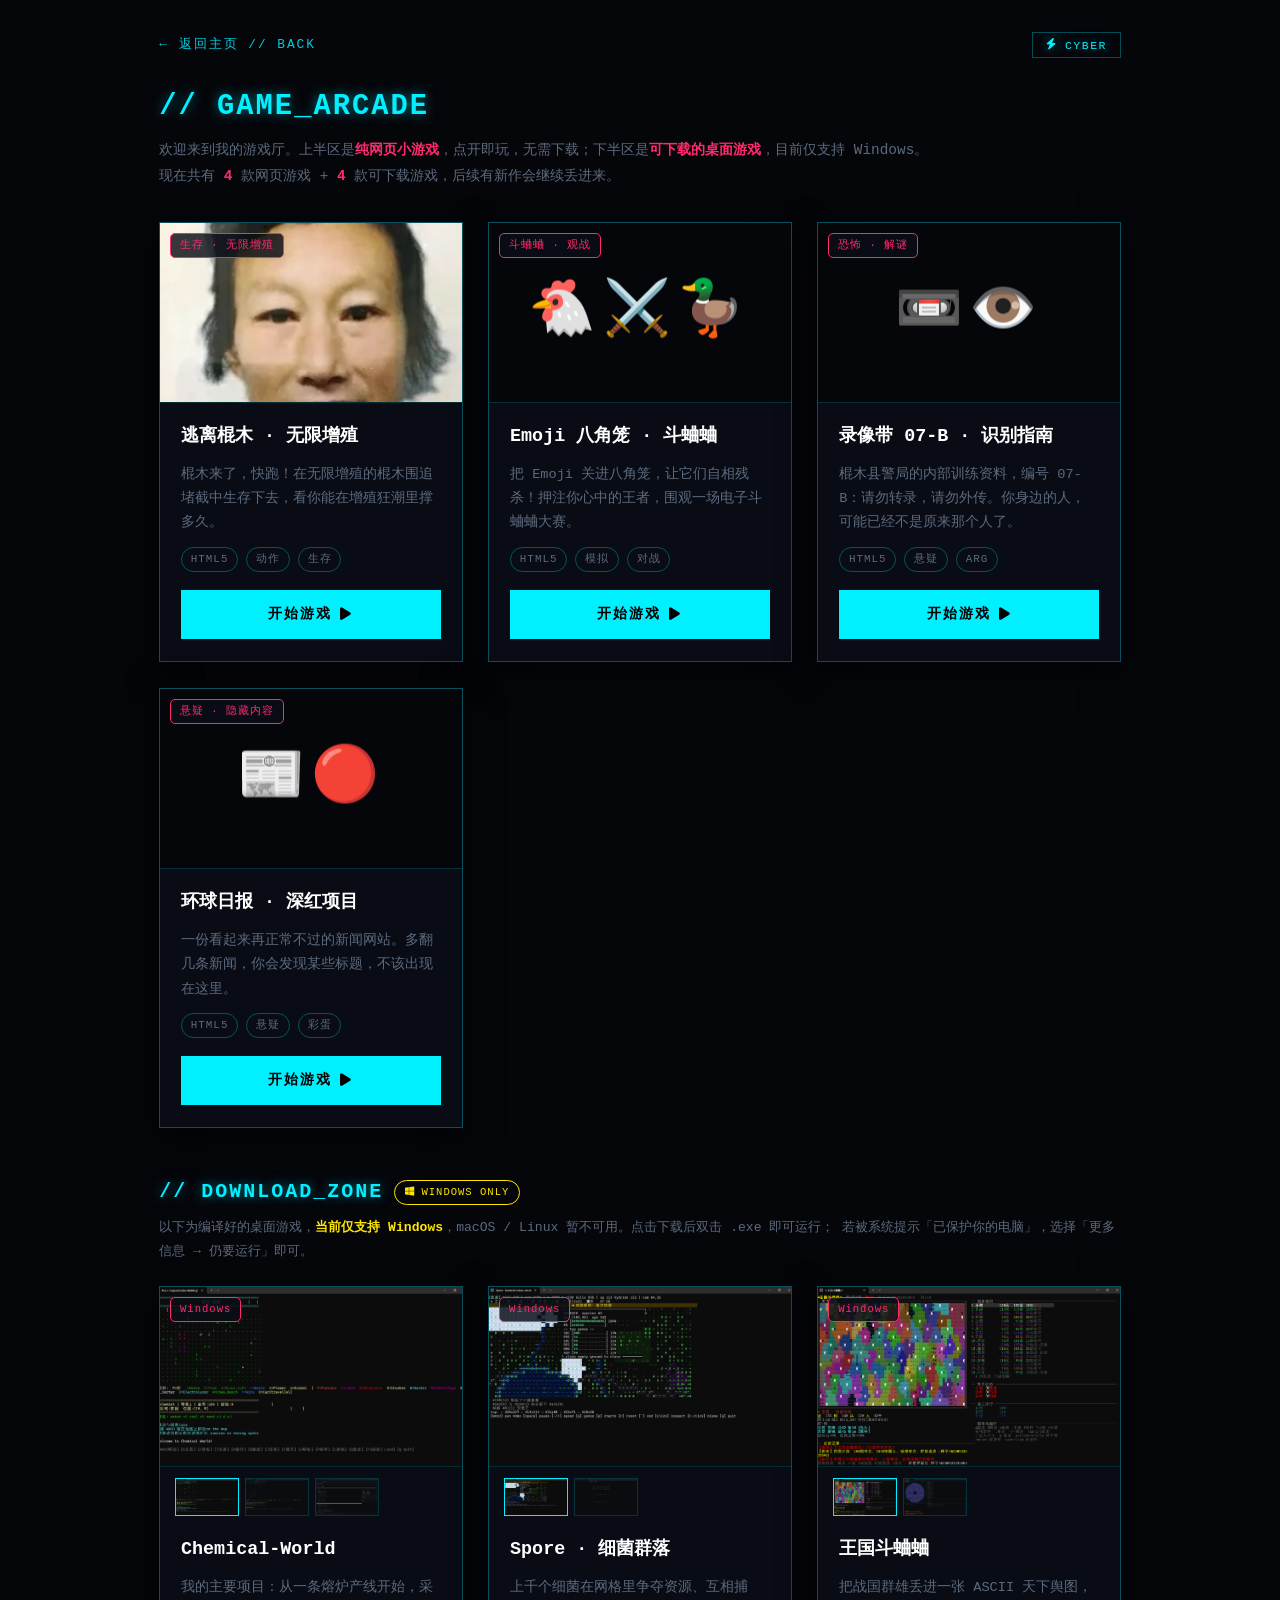
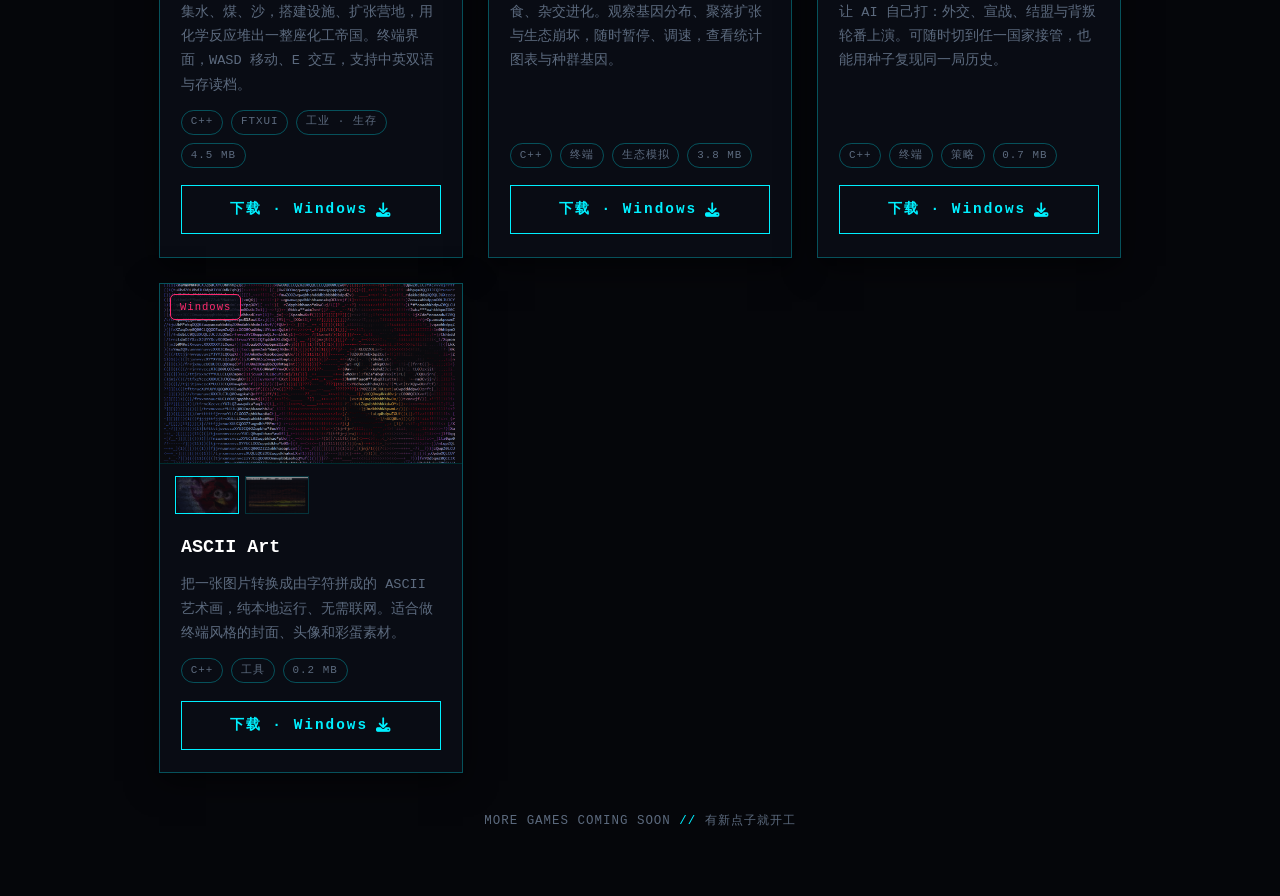
<file: games.html>
<!DOCTYPE html>
<html lang="zh-CN" data-theme="cyber">
<head>
<meta charset="UTF-8">
<meta name="viewport" content="width=device-width, initial-scale=1.0">
<title>游戏厅 // GAME_ARCADE</title>
<link rel="stylesheet" href="https://cdnjs.cloudflare.com/ajax/libs/font-awesome/6.5.2/css/all.min.css">
<link rel="stylesheet" href="style.css">
<script>
  // 同步主页保存的主题偏好
  (function(){
    try{
      var t = localStorage.getItem('codej-theme') || 'cyber';
      document.documentElement.setAttribute('data-theme', t);
    }catch(e){}
  })();
</script>
<style>
  .games-wrap{ max-width: 1000px; margin: 0 auto; padding: 2rem 1.2rem 4rem; }
  .games-topbar{ display: flex; align-items: center; justify-content: space-between; margin-bottom: 1.6rem; gap: 1rem; flex-wrap: wrap; }
  .games-back{
    display: inline-flex; align-items: center; gap: .5rem;
    color: var(--a1); text-decoration: none; font-size: .8rem;
    letter-spacing: 2px; opacity: .85; transition: opacity .2s;
  }
  .games-back:hover{ opacity: 1; text-shadow: var(--glow-a1); }
  .games-header{ margin-bottom: 2rem; }
  .games-title{ font-size: 1.8rem; margin: 0 0 .5rem; color: var(--a1); text-shadow: var(--glow-a1); letter-spacing: 2px; }
  .games-sub{ color: var(--dim); font-size: .9rem; line-height: 1.8; }
  .games-sub b{ color: var(--a2); }

  .games-grid{
    display: grid; grid-template-columns: repeat(auto-fill, minmax(300px, 1fr));
    gap: 1.6rem;
  }
  .game-card{
    display: flex; flex-direction: column;
    border: 1px solid var(--line2); border-radius: var(--radius);
    background: var(--panel); overflow: hidden;
    box-shadow: var(--card-shadow);
    transition: transform .25s, border-color .25s, box-shadow .25s;
  }
  .game-card:hover{
    transform: translateY(-5px);
    border-color: var(--a1);
    box-shadow: var(--card-shadow), 0 0 28px var(--line2);
  }
  .game-cover{
    position: relative; height: 180px; overflow: hidden;
    display: flex; align-items: center; justify-content: center;
    border-bottom: 1px solid var(--line);
    background: var(--bg);
  }
  .game-cover img{
    width: 100%; height: 100%; object-fit: cover; display: block;
    transition: transform .4s;
  }
  .game-card:hover .game-cover img{ transform: scale(1.06); }
  .game-cover .cover-emoji{
    font-size: 3.4rem; letter-spacing: .4rem; line-height: 1;
    filter: drop-shadow(0 0 14px var(--glow-a1));
    animation: coverBounce 2.6s infinite ease-in-out;
  }
  @keyframes coverBounce{ 0%,100%{transform:translateY(0)} 50%{transform:translateY(-10px)} }
  .game-cover .cover-tag{
    position: absolute; top: 10px; left: 10px; z-index: 2;
    font-size: .66rem; letter-spacing: 1px; padding: .2rem .55rem;
    border: 1px solid var(--a2); border-radius: 5px;
    color: var(--a2); background: var(--panel);
  }
  .game-body{ display: flex; flex-direction: column; gap: .7rem; padding: 1.2rem 1.3rem 1.4rem; flex: 1; }
  .game-name{ font-size: 1.15rem; font-weight: 700; color: var(--title); margin: 0; }
  .game-desc{ font-size: .85rem; color: var(--dim); line-height: 1.8; margin: 0; flex: 1; }
  .game-meta{ display: flex; gap: .5rem; flex-wrap: wrap; }
  .game-meta span{
    font-size: .68rem; padding: .18rem .55rem; letter-spacing: 1px;
    border: 1px solid var(--line2); border-radius: 20px; color: var(--dim);
  }
  .game-play{
    display: inline-flex; align-items: center; justify-content: center; gap: .5rem;
    margin-top: .4rem; padding: .75rem 1rem;
    border: 1px solid var(--a1); border-radius: var(--btn-radius);
    background: var(--a1); color: #000; font-weight: 700; letter-spacing: 2px;
    text-decoration: none; font-size: .9rem;
    transition: transform .2s, box-shadow .2s;
  }
  .game-play:hover{ transform: translateY(-2px); box-shadow: 0 0 18px var(--glow-a1); }

  .games-footer-note{
    margin-top: 2.4rem; text-align: center;
    color: var(--dim); font-size: .78rem; letter-spacing: 1px;
  }
  .games-footer-note i{ color: var(--a1); font-style: normal; }

  /* ---------- 可下载的 Windows 游戏 ---------- */
  .dl-heading{
    display: flex; align-items: center; gap: .7rem; flex-wrap: wrap;
    margin: 3rem 0 .5rem; font-size: 1.25rem; letter-spacing: 2px;
    color: var(--a1); text-shadow: var(--glow-a1);
  }
  .os-badge{
    display: inline-flex; align-items: center; gap: .4rem;
    padding: .2rem .6rem; font-size: .66rem; font-weight: 400;
    letter-spacing: 1px; text-shadow: none;
    color: var(--a3); border: 1px solid var(--a3); border-radius: 20px;
  }
  .dl-note{ margin: 0 0 1.4rem; color: var(--dim); font-size: .82rem; line-height: 1.8; }
  .dl-note b{ color: var(--a3); }
  .dl-card .game-cover{ background: #000; }
  .dl-thumbs{ display: flex; gap: .4rem; padding: .7rem .9rem 0; flex-wrap: wrap; }
  .dl-thumb{
    width: 64px; height: 38px; padding: 0; cursor: pointer; overflow: hidden;
    background: var(--panel2); border: 1px solid var(--line2);
    border-radius: calc(var(--radius) * .5);
    opacity: .6; transition: opacity .2s, border-color .2s, box-shadow .2s;
  }
  .dl-thumb img{ width: 100%; height: 100%; object-fit: cover; display: block; }
  .dl-thumb:hover{ opacity: .9; }
  .dl-thumb.is-active{ opacity: 1; border-color: var(--a1); box-shadow: 0 0 10px var(--glow-a1); }
  .dl-card .game-play{ background: transparent; color: var(--a1); }
  .dl-card .game-play:hover{ background: var(--a1); color: #000; }

  @media (max-width: 640px){
    .games-wrap{ padding: 1rem .8rem 3rem; }
    .games-title{ font-size: 1.3rem; }
    .games-grid{ grid-template-columns: 1fr; }
  }
</style>
</head>
<body>

<div class="games-wrap">
  <div class="games-topbar">
    <a class="games-back" href="index.html">← 返回主页 // BACK</a>
    <button id="theme-toggle" class="theme-btn" type="button" aria-label="切换主题"></button>
  </div>

  <header class="games-header">
    <h1 class="games-title">// GAME_ARCADE</h1>
    <p class="games-sub">
      欢迎来到我的游戏厅。上半区是<b>纯网页小游戏</b>，点开即玩，无需下载；下半区是<b>可下载的桌面游戏</b>，目前仅支持 Windows。<br>
      现在共有 <b>4</b> 款网页游戏 + <b>4</b> 款可下载游戏，后续有新作会继续丢进来。
    </p>
  </header>

  <div class="games-grid">
    <!-- 逃离棍木 -->
    <div class="game-card">
      <div class="game-cover">
        <span class="cover-tag">生存 · 无限增殖</span>
        <img src="gunmu.png" alt="逃离棍木 · 无限增殖">
      </div>
      <div class="game-body">
        <h2 class="game-name">逃离棍木 · 无限增殖</h2>
        <p class="game-desc">棍木来了，快跑！在无限增殖的棍木围追堵截中生存下去，看你能在增殖狂潮里撑多久。</p>
        <div class="game-meta"><span>HTML5</span><span>动作</span><span>生存</span></div>
        <a class="game-play" href="gunmu.html">开始游戏 <i class="fas fa-play"></i></a>
      </div>
    </div>

    <!-- Emoji 八角笼 -->
    <div class="game-card">
      <div class="game-cover">
        <span class="cover-tag">斗蛐蛐 · 观战</span>
        <span class="cover-emoji">🐔⚔️🦆</span>
      </div>
      <div class="game-body">
        <h2 class="game-name">Emoji 八角笼 · 斗蛐蛐</h2>
        <p class="game-desc">把 Emoji 关进八角笼，让它们自相残杀！押注你心中的王者，围观一场电子斗蛐蛐大赛。</p>
        <div class="game-meta"><span>HTML5</span><span>模拟</span><span>对战</span></div>
        <a class="game-play" href="emojis.html">开始游戏 <i class="fas fa-play"></i></a>
      </div>
    </div>

    <!-- 录像带 07-B -->
    <div class="game-card">
      <div class="game-cover">
        <span class="cover-tag">恐怖 · 解谜</span>
        <span class="cover-emoji">📼👁️</span>
      </div>
      <div class="game-body">
        <h2 class="game-name">录像带 07-B · 识别指南</h2>
        <p class="game-desc">棍木县警局的内部训练资料，编号 07-B：请勿转录，请勿外传。你身边的人，可能已经不是原来那个人了。</p>
        <div class="game-meta"><span>HTML5</span><span>悬疑</span><span>ARG</span></div>
        <a class="game-play" href="VHS.html">开始游戏 <i class="fas fa-play"></i></a>
      </div>
    </div>

    <!-- 环球日报 -->
    <div class="game-card">
      <div class="game-cover">
        <span class="cover-tag">悬疑 · 隐藏内容</span>
        <span class="cover-emoji">📰🔴</span>
      </div>
      <div class="game-body">
        <h2 class="game-name">环球日报 · 深红项目</h2>
        <p class="game-desc">一份看起来再正常不过的新闻网站。多翻几条新闻，你会发现某些标题，不该出现在这里。</p>
        <div class="game-meta"><span>HTML5</span><span>悬疑</span><span>彩蛋</span></div>
        <a class="game-play" href="news.html">开始游戏 <i class="fas fa-play"></i></a>
      </div>
    </div>
  </div>

  <h2 class="dl-heading">// DOWNLOAD_ZONE <span class="os-badge"><i class="fab fa-windows"></i> WINDOWS ONLY</span></h2>
  <p class="dl-note">
    以下为编译好的桌面游戏，<b>当前仅支持 Windows</b>，macOS / Linux 暂不可用。点击下载后双击 .exe 即可运行；
    若被系统提示「已保护你的电脑」，选择「更多信息 → 仍要运行」即可。
  </p>

  <div class="games-grid">
    <!-- Chemical-World -->
    <div class="game-card dl-card">
      <div class="game-cover">
        <span class="cover-tag">Windows</span>
        <img class="dl-main" src="chemicalworld1.png" alt="Chemical-World 游戏画面">
      </div>
      <div class="dl-thumbs">
        <button class="dl-thumb is-active" type="button" data-src="chemicalworld1.png" aria-label="截图 1"><img src="chemicalworld1.png" alt=""></button>
        <button class="dl-thumb" type="button" data-src="chemicalworld2%20(1).png" aria-label="截图 2"><img src="chemicalworld2%20(1).png" alt=""></button>
        <button class="dl-thumb" type="button" data-src="chemicalworld2%20(2).png" aria-label="截图 3"><img src="chemicalworld2%20(2).png" alt=""></button>
      </div>
      <div class="game-body">
        <h2 class="game-name">Chemical-World</h2>
        <p class="game-desc">我的主要项目：从一条熔炉产线开始，采集水、煤、沙，搭建设施、扩张营地，用化学反应堆出一整座化工帝国。终端界面，WASD 移动、E 交互，支持中英双语与存读档。</p>
        <div class="game-meta"><span>C++</span><span>FTXUI</span><span>工业 · 生存</span><span>4.5 MB</span></div>
        <a class="game-play" href="Chemical-World.exe" download>下载 · Windows <i class="fas fa-download"></i></a>
      </div>
    </div>

    <!-- Spore -->
    <div class="game-card dl-card">
      <div class="game-cover">
        <span class="cover-tag">Windows</span>
        <img class="dl-main" src="spores%20(1).png" alt="Spore 细菌群落模拟画面">
      </div>
      <div class="dl-thumbs">
        <button class="dl-thumb is-active" type="button" data-src="spores%20(1).png" aria-label="截图 1"><img src="spores%20(1).png" alt=""></button>
        <button class="dl-thumb" type="button" data-src="spores%20(2).png" aria-label="截图 2"><img src="spores%20(2).png" alt=""></button>
      </div>
      <div class="game-body">
        <h2 class="game-name">Spore · 细菌群落</h2>
        <p class="game-desc">上千个细菌在网格里争夺资源、互相捕食、杂交进化。观察基因分布、聚落扩张与生态崩坏，随时暂停、调速，查看统计图表与种群基因。</p>
        <div class="game-meta"><span>C++</span><span>终端</span><span>生态模拟</span><span>3.8 MB</span></div>
        <a class="game-play" href="spore.exe" download>下载 · Windows <i class="fas fa-download"></i></a>
      </div>
    </div>

    <!-- Kingdoms -->
    <div class="game-card dl-card">
      <div class="game-cover">
        <span class="cover-tag">Windows</span>
        <img class="dl-main" src="kingdomsshot1.png" alt="王国斗蛐蛐游戏画面">
      </div>
      <div class="dl-thumbs">
        <button class="dl-thumb is-active" type="button" data-src="kingdomsshot1.png" aria-label="截图 1"><img src="kingdomsshot1.png" alt=""></button>
        <button class="dl-thumb" type="button" data-src="kingdomsshot2.png" aria-label="截图 2"><img src="kingdomsshot2.png" alt=""></button>
      </div>
      <div class="game-body">
        <h2 class="game-name">王国斗蛐蛐</h2>
        <p class="game-desc">把战国群雄丢进一张 ASCII 天下舆图，让 AI 自己打：外交、宣战、结盟与背叛轮番上演。可随时切到任一国家接管，也能用种子复现同一局历史。</p>
        <div class="game-meta"><span>C++</span><span>终端</span><span>策略</span><span>0.7 MB</span></div>
        <a class="game-play" href="kingdoms.exe" download>下载 · Windows <i class="fas fa-download"></i></a>
      </div>
    </div>

    <!-- ASCII Art -->
    <div class="game-card dl-card">
      <div class="game-cover">
        <span class="cover-tag">Windows</span>
        <img class="dl-main" src="asciiarts.png" alt="ASCII Art 转换效果">
      </div>
      <div class="dl-thumbs">
        <button class="dl-thumb is-active" type="button" data-src="asciiarts.png" aria-label="截图 1"><img src="asciiarts.png" alt=""></button>
        <button class="dl-thumb" type="button" data-src="asciiarts2.png" aria-label="截图 2"><img src="asciiarts2.png" alt=""></button>
      </div>
      <div class="game-body">
        <h2 class="game-name">ASCII Art</h2>
        <p class="game-desc">把一张图片转换成由字符拼成的 ASCII 艺术画，纯本地运行、无需联网。适合做终端风格的封面、头像和彩蛋素材。</p>
        <div class="game-meta"><span>C++</span><span>工具</span><span>0.2 MB</span></div>
        <a class="game-play" href="ascii_art.exe" download>下载 · Windows <i class="fas fa-download"></i></a>
      </div>
    </div>
  </div>

  <p class="games-footer-note">MORE GAMES COMING SOON <i>//</i> 有新点子就开工</p>
</div>

<script>
/* 主题切换（与主页共享 codej-theme） */
var THEMES = [
  { id: 'modern', name: 'MODERN', icon: 'fa-feather' },
  { id: 'star',   name: 'STAR',   icon: 'fa-star' },
  { id: 'cyber',  name: 'CYBER',  icon: 'fa-bolt' },
  { id: 'glass',  name: 'GLASS',  icon: 'fa-droplet' },
  { id: 'pixel',  name: '8BIT',   icon: 'fa-terminal' }
];
var gThemeBtn = document.getElementById('theme-toggle');
function gCurrentTheme(){ return document.documentElement.dataset.theme || 'cyber'; }
function gApplyTheme(id){
  document.documentElement.dataset.theme = id;
  try{ localStorage.setItem('codej-theme', id); }catch(e){}
  var t = THEMES.find(function(x){ return x.id===id; });
  if(gThemeBtn && t){
    gThemeBtn.innerHTML = '<i class="fas ' + t.icon + '"></i> ' + t.name;
    var next = THEMES[(THEMES.indexOf(t)+1) % THEMES.length];
    gThemeBtn.title = '切换主题 → ' + next.name;
  }
}
if(gThemeBtn){
  gThemeBtn.addEventListener('click', function(){
    var idx = THEMES.findIndex(function(t){ return t.id === gCurrentTheme(); });
    gApplyTheme(THEMES[(idx+1) % THEMES.length].id);
  });
}
gApplyTheme(gCurrentTheme());

/* 下载卡片：点击缩略图切换主图 */
document.querySelectorAll('.dl-card').forEach(function(card){
  var main = card.querySelector('.dl-main');
  var thumbs = card.querySelectorAll('.dl-thumb');
  if(!main || !thumbs.length) return;
  thumbs.forEach(function(btn){
    btn.addEventListener('click', function(){
      main.src = btn.getAttribute('data-src');
      thumbs.forEach(function(b){ b.classList.remove('is-active'); });
      btn.classList.add('is-active');
    });
  });
});
</script>
</body>
</html>
</file>
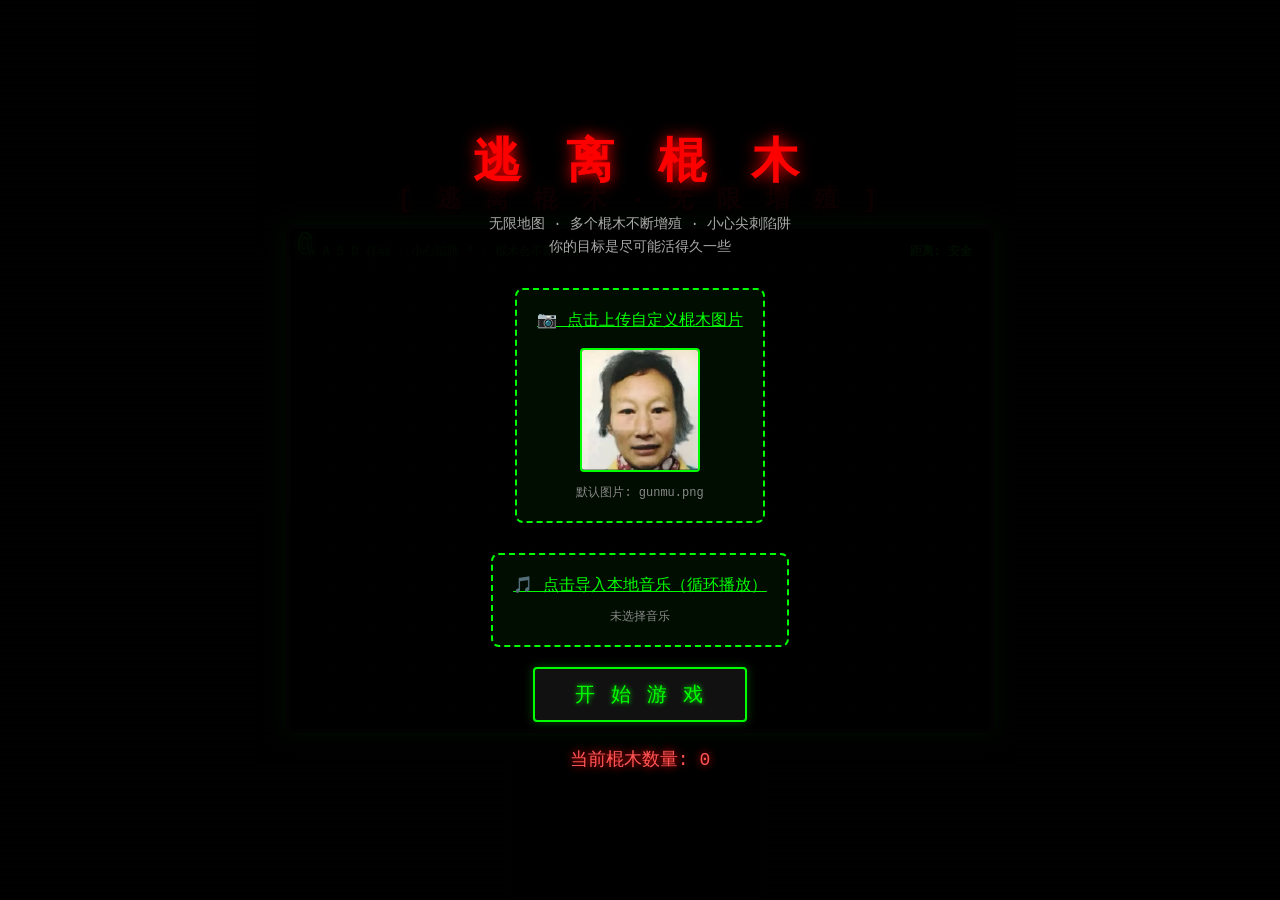
<file: gunmu.html>
<!DOCTYPE html>
<html lang="zh-CN">
<head>
    <meta charset="UTF-8">
    <meta name="viewport" content="width=device-width, initial-scale=1.0">
    <title>逃离棍木 · 无限增殖</title>
    <style>
        body {
            margin: 0;
            padding: 0;
            background-color: #111;
            color: #0f0;
            font-family: 'Courier New', Courier, monospace;
            display: flex;
            flex-direction: column;
            align-items: center;
            justify-content: center;
            height: 100vh;
            height: 100dvh;
            overflow: hidden;
            background-image: linear-gradient(rgba(0, 0, 0, 0.5) 50%, rgba(0, 0, 0, 0) 50%);
            background-size: 100% 4px;
        }

        h1 {
            color: #ff0000;
            text-shadow: 2px 2px #000, 0 0 10px #f00;
            letter-spacing: 5px;
            z-index: 10;
            margin-bottom: 10px;
            font-size: 24px;
        }

        #game-container {
            position: relative;
            width: min(700px, 94vw);
            height: min(500px, 62vh);
            background: #000;
            border: 4px solid #333;
            box-shadow: 0 0 20px #0f0, inset 0 0 20px #000;
            overflow: hidden;
            user-select: none;
            touch-action: none;
            -webkit-user-select: none;
            -webkit-tap-highlight-color: transparent;
            background-image: 
                linear-gradient(rgba(15, 255, 0, 0.08) 1px, transparent 1px),
                linear-gradient(90deg, rgba(15, 255, 0, 0.08) 1px, transparent 1px);
            background-size: 40px 40px;
            transition: box-shadow 0.15s;
        }
        #world {
            position: absolute;
            top: 0;
            left: 0;
            width: 100%;
            height: 100%;
            will-change: transform;
        }

        .entity {
            position: absolute;
            display: flex;
            align-items: center;
            justify-content: center;
            font-weight: bold;
        }

        #player {
            color: #0f0;
            text-shadow: 0 0 10px #0f0;
            z-index: 20;
            width: 30px;
            height: 30px;
            font-size: 26px;
            transition: none;
        }

        .obstacle {
            color: #444;
            text-shadow: 0 0 6px #222;
            width: 40px;
            height: 40px;
            font-size: 22px;
            z-index: 5;
            display: flex;
            align-items: center;
            justify-content: center;
        }

        .trap {
            color: #ffaa00;
            text-shadow: 0 0 12px #ff8800;
            width: 30px;
            height: 30px;
            font-size: 26px;
            z-index: 8;
            display: flex;
            align-items: center;
            justify-content: center;
            animation: trapPulse 1.2s infinite alternate;
        }
        @keyframes trapPulse {
            0% { opacity: 0.6; transform: scale(0.9); }
            100% { opacity: 1; transform: scale(1.2); text-shadow: 0 0 20px #ff6600; }
        }

        .gunmu {
            position: absolute;
            width: 44px;
            height: 44px;
            z-index: 15;
            pointer-events: none;
            transition: transform 0.1s linear, filter 0.3s, width 0.2s, height 0.2s;
            transform-origin: center center;
            will-change: transform, left, top;
        }
        
        .gunmu-img {
            width: 100%;
            height: 100%;
            object-fit: cover;
            mix-blend-mode: screen; 
            opacity: 0.95;
            clip-path: polygon(10% 0, 90% 5%, 100% 50%, 85% 95%, 15% 100%, 0 60%);
            transition: filter 0.2s;
        }

        .survivor {
            position: absolute;
            color: #88aaff;
            text-shadow: 0 0 8px #4488ff;
            font-size: 22px;
            font-weight: bold;
            z-index: 12;
            width: 28px;
            height: 28px;
            display: flex;
            align-items: center;
            justify-content: center;
            transition: left 0.1s linear, top 0.1s linear;
            will-change: left, top;
        }

        #danger-overlay {
            position: absolute;
            top: 0; left: 0; width: 100%; height: 100%;
            pointer-events: none;
            background: rgba(255, 0, 0, 0);
            z-index: 30;
            transition: background 0.2s;
        }
        #jumpscare-overlay {
            position: fixed;
            top: 0; left: 0; width: 100vw; height: 100vh;
            pointer-events: none;
            z-index: 9999;
            display: flex;
            align-items: center;
            justify-content: center;
            opacity: 0;
            visibility: hidden;
            transition: opacity 0.1s;
            background: black;
        }
        #jumpscare-overlay.active {
            opacity: 1;
            visibility: visible;
        }
        #jumpscare-img {
            width: 90vmin;
            height: 90vmin;
            max-width: 1200px;
            max-height: 1200px;
            object-fit: contain;
            filter: contrast(300%) sepia(100%) hue-rotate(-30deg) saturate(800%) brightness(1.5);
            mix-blend-mode: screen;
            animation: jumpscareShake 0.07s infinite;
            transform: scale(1.2);
            clip-path: polygon(5% 0%, 95% 5%, 100% 50%, 88% 98%, 12% 100%, 0% 55%);
        }
        @keyframes jumpscareShake {
            0% { transform: translate(6px, 4px) rotate(0.8deg) scale(1.15); }
            25% { transform: translate(-7px, -6px) rotate(-1deg) scale(1.18); }
            50% { transform: translate(-8px, 8px) rotate(1.2deg) scale(1.12); }
            75% { transform: translate(7px, -5px) rotate(-0.7deg) scale(1.2); }
            100% { transform: translate(-4px, 6px) rotate(0.5deg) scale(1.16); }
        }
        #ui {
            position: absolute;
            top: 10px;
            left: 10px;
            color: #0f0;
            font-size: 12px;
            text-shadow: 1px 1px #000;
            z-index: 50;
            opacity: 0.8;
            background: rgba(0,0,0,0.5);
            padding: 4px 8px;
            border-radius: 4px;
        }

        #distance-meter {
            position: absolute;
            top: 10px;
            right: 10px;
            color: #0f0;
            font-size: 12px;
            z-index: 50;
            transition: color 0.2s;
            background: rgba(0,0,0,0.5);
            padding: 4px 8px;
            border-radius: 4px;
            font-weight: bold;
        }
        #game-over {
            display: none;
            position: absolute;
            top: 0; left: 0; width: 100%; height: 100%;
            background: rgba(0,0,0,0.95);
            z-index: 100;
            flex-direction: column;
            align-items: center;
            justify-content: center;
            color: #ff0000;
            font-size: 40px;
            font-weight: bold;
            text-shadow: 0 0 20px red;
            text-align: center;
            pointer-events: none;
        }

        .shake {
            animation: shake 0.1s infinite;
        }
        @keyframes shake {
            0% { transform: translate(2px, 2px) rotate(0.5deg); }
            20% { transform: translate(-2px, -3px) rotate(-0.5deg); }
            40% { transform: translate(-3px, 0px) rotate(0.5deg); }
            60% { transform: translate(3px, 2px) rotate(-0.5deg); }
            80% { transform: translate(1px, -2px) rotate(0.5deg); }
            100% { transform: translate(2px, -1px) rotate(0.5deg); }
        }
        .jumpscare-body-shake {
            animation: bodyShake 0.06s infinite;
        }
        @keyframes bodyShake {
            0% { transform: translate(8px, 6px) rotate(1deg); }
            20% { transform: translate(-9px, -8px) rotate(-1.2deg); }
            40% { transform: translate(-10px, 10px) rotate(1.5deg); }
            60% { transform: translate(9px, -7px) rotate(-0.9deg); }
            80% { transform: translate(-6px, 9px) rotate(0.7deg); }
            100% { transform: translate(10px, -5px) rotate(-1.1deg); }
        }

        /* ---- 开始菜单样式 ---- */
        #start-menu {
            position: fixed;
            top: 0; left: 0; width: 100vw; height: 100vh;
            background: rgba(0, 0, 0, 0.95);
            z-index: 10000;
            display: flex;
            flex-direction: column;
            align-items: center;
            justify-content: center;
            color: #0f0;
            font-family: 'Courier New', Courier, monospace;
            gap: 20px;
            padding: 20px;
            box-sizing: border-box;
            overflow-y: auto;
        }
        #start-menu h2 {
            color: #ff0000;
            text-shadow: 0 0 15px red;
            font-size: 48px;
            margin: 0;
            letter-spacing: 8px;
        }
        .menu-btn {
            background: #111;
            border: 2px solid #0f0;
            color: #0f0;
            padding: 12px 40px;
            font-size: 20px;
            font-family: 'Courier New', Courier, monospace;
            cursor: pointer;
            transition: all 0.2s;
            letter-spacing: 2px;
            text-shadow: 0 0 5px #0f0;
            box-shadow: 0 0 10px rgba(0, 255, 0, 0.3);
            border-radius: 4px;
        }
        .menu-btn:hover {
            background: #0f0;
            color: #000;
            box-shadow: 0 0 30px #0f0;
        }
        .menu-btn:active {
            transform: scale(0.96);
        }
        .upload-area {
            display: flex;
            flex-direction: column;
            align-items: center;
            gap: 12px;
            margin-top: 10px;
            border: 2px dashed #0f0;
            padding: 20px;
            border-radius: 8px;
            background: rgba(0, 255, 0, 0.05);
        }
        .upload-area label {
            color: #0f0;
            font-size: 16px;
            cursor: pointer;
            text-decoration: underline;
        }
        .upload-area input[type="file"] {
            display: none;
        }
        #music-name {
            font-size: 12px;
            color: #888;
            text-align: center;
            word-break: break-all;
            max-width: 100%;
        }
        #preview-img {
            max-width: 120px;
            max-height: 120px;
            border: 2px solid #0f0;
            border-radius: 4px;
            object-fit: cover;
            margin-top: 5px;
        }
        .info-text {
            color: #aaa;
            font-size: 14px;
            text-align: center;
            max-width: 500px;
            line-height: 1.6;
        }
        .info-text span {
            color: #0f0;
        }
        #gunmu-count-display {
            color: #ff5555;
            font-size: 18px;
            text-shadow: 0 0 8px #f00;
            margin-top: 5px;
        }

        /* ---- 移动端：虚拟摇杆 ---- */
        #joystick-zone {
            display: none;
            position: fixed;
            left: 18px;
            bottom: 18px;
            width: 130px;
            height: 130px;
            z-index: 5000;
            touch-action: none;
            -webkit-user-select: none;
            user-select: none;
            -webkit-tap-highlight-color: transparent;
        }
        #joystick-base {
            width: 100%;
            height: 100%;
            border-radius: 50%;
            border: 2px solid rgba(0, 255, 0, 0.5);
            background: rgba(0, 255, 0, 0.06);
            box-shadow: 0 0 16px rgba(0, 255, 0, 0.25), inset 0 0 20px rgba(0, 0, 0, 0.6);
            display: flex;
            align-items: center;
            justify-content: center;
        }
        #joystick-stick {
            width: 52px;
            height: 52px;
            border-radius: 50%;
            background: rgba(0, 255, 0, 0.35);
            border: 2px solid #0f0;
            box-shadow: 0 0 12px #0f0;
            pointer-events: none;
            will-change: transform;
        }
        @media (pointer: coarse) {
            #joystick-zone { display: block; }
        }

        /* ---- 移动端适配 ---- */
        @media (max-width: 760px) {
            h1 { font-size: 15px; letter-spacing: 2px; margin-bottom: 6px; }
            #game-container { border-width: 2px; }
            #start-menu h2 { font-size: 30px; letter-spacing: 4px; }
            #start-menu { gap: 14px; padding: 16px; }
            .info-text { font-size: 12px; }
            .menu-btn { font-size: 17px; padding: 12px 32px; }
            .upload-area { padding: 14px; }
            #ui { font-size: 10px; }
            #distance-meter { font-size: 10px; }
            #game-over { font-size: 26px; }
            #preview-img { max-width: 90px; max-height: 90px; }
        }
        @media (max-height: 500px) {
            h1 { display: none; }
            #game-container { height: 92vh; }
        }
    </style>
</head>
<body>

    <h1>[ 逃 离 棍 木 · 无 限 增 殖 ]</h1>

    <div id="game-container">
        <div id="world">
            <div id="player" class="entity">@</div>
        </div>
        
        <div id="danger-overlay"></div>

        <div id="ui">W A S D 移动 · 小心陷阱 ^ · 棍木会不断增殖</div>
        <div id="distance-meter">距离: 安全</div>

        <div id="game-over">
            <div>你被棍木抓住了。</div>
            <div style="font-size: 20px; color: #aaa; margin-top: 20px;">按 R 键 / 点击此处重试</div>
        </div>
    </div>

    <!-- 移动端虚拟摇杆 -->
    <div id="joystick-zone">
        <div id="joystick-base">
            <div id="joystick-stick"></div>
        </div>
    </div>

    <div id="jumpscare-overlay">
        <img id="jumpscare-img" src="gunmu.png" alt="棍木突脸">
    </div>

    <!-- 开始菜单 -->
    <div id="start-menu">
        <h2>逃 离 棍 木</h2>
        <div class="info-text">
            无限地图 · 多个棍木不断增殖 · 小心尖刺陷阱<br>
            你的目标是尽可能活得久一些
        </div>
        <div class="upload-area">
            <label for="image-upload">📷 点击上传自定义棍木图片</label>
            <input type="file" id="image-upload" accept="image/*">
            <img id="preview-img" src="gunmu.png" alt="预览" style="display: block;">
            <div style="font-size: 12px; color: #888;">默认图片: gunmu.png</div>
        </div>
        <div class="upload-area">
            <label for="music-upload">🎵 点击导入本地音乐（循环播放）</label>
            <input type="file" id="music-upload" accept="audio/*,video/mp4,.mp3,.wav,.ogg,.m4a,.flac,.mp4">
            <div id="music-name">未选择音乐</div>
            <button class="menu-btn" id="music-toggle" type="button" style="display: none; font-size: 15px; padding: 8px 22px;">⏸ 暂停音乐</button>
        </div>
        <button class="menu-btn" id="start-btn">开 始 游 戏</button>
        <div id="gunmu-count-display">当前棍木数量: 0</div>
    </div>

    <script>
        (function() {
            // ---------- 配置 ----------
            const CONFIG = {
                obstacleCount: 120,
                trapCount: 40,
                initialGunmuCount: 6,          // 初始棍木数量
                maxGunmuCount: 35,              // 最大棍木数量
                gunmuSpawnInterval: 2000,       // 每2秒尝试生成一个新的棍木
                survivorCount: 7,
                worldSize: 6000,
                playerSpeed: 3.8,
                gunmuBaseSpeed: 2.2,
                survivorSpeed: 2.9,
                obstacleSize: 40,
                trapSize: 30,
                gunmuSize: 44,
                survivorSize: 28,
                playerRadius: 12,
                gunmuCatchRadius: 28,
                jumpscareRadius: 55,
                warningRadius: 120,
                farRadius: 180,
                // 动态回收参数
                SPAWN_RADIUS: 1400,
                DESPAWN_RADIUS: 2200,
                MAX_OBSTACLES: 80,
                MAX_TRAPS: 30,
                MAX_SURVIVORS: 7
            };

            // ---------- DOM 元素 ----------
            const container = document.getElementById('game-container');
            const worldEl = document.getElementById('world');
            const playerEl = document.getElementById('player');
            const dangerOverlay = document.getElementById('danger-overlay');
            const gameOverEl = document.getElementById('game-over');
            const distanceMeter = document.getElementById('distance-meter');
            const jumpscareOverlay = document.getElementById('jumpscare-overlay');
            const jumpscareImg = document.getElementById('jumpscare-img');
            const gameContainer = container;
            const startMenu = document.getElementById('start-menu');
            const startBtn = document.getElementById('start-btn');
            const imageUpload = document.getElementById('image-upload');
            const previewImg = document.getElementById('preview-img');
            const gunmuCountDisplay = document.getElementById('gunmu-count-display');
            const musicUpload = document.getElementById('music-upload');
            const musicName = document.getElementById('music-name');
            const musicToggle = document.getElementById('music-toggle');

            // ---------- 全局状态 ----------
            let isGameOver = false;
            let gameStarted = false;         // 是否已开始游戏
            let keys = { w: false, a: false, s: false, d: false };
            let player = { x: 0, y: 0 };
            let camera = { x: 0, y: 0 };

            let gunmus = [];
            let obstacles = [];
            let traps = [];
            let survivors = [];

            // 棍木生成计时
            let gunmuSpawnTimer = null;
            let gunmuGenerationActive = false;

            // 图片源（可从上传替换）
            let gunmuImageSrc = 'gunmu.png';

            // 惊吓相关
            let lastgunmuDist = 9999;
            let jumpscareActive = false;
            let jumpscareTimer = null;
            let jumpscareCooldown = false;

            // ---------- 工具函数 ----------
            function randomRange(min, max) {
                return Math.random() * (max - min) + min;
            }

            // 更新棍木数量显示
            function updateGunmuCountDisplay() {
                gunmuCountDisplay.textContent = `当前棍木数量: ${gunmus.length}`;
            }

            // 创建视觉元素
            function createGunmuElement() {
                const el = document.createElement('div');
                el.className = 'gunmu';
                const img = document.createElement('img');
                img.className = 'gunmu-img';
                img.src = gunmuImageSrc;
                img.alt = '棍木';
                el.appendChild(img);
                worldEl.appendChild(el);
                return { el, imgEl: img };
            }

            function createObstacleElement() {
                const el = document.createElement('div');
                el.className = 'entity obstacle';
                el.textContent = '*';
                worldEl.appendChild(el);
                return el;
            }

            function createTrapElement() {
                const el = document.createElement('div');
                el.className = 'entity trap';
                el.textContent = '^';
                worldEl.appendChild(el);
                return el;
            }

            function createSurvivorElement() {
                const el = document.createElement('div');
                el.className = 'survivor';
                el.textContent = '逃';
                worldEl.appendChild(el);
                return el;
            }

            // 清除所有动态物体
            function clearAllObjects() {
                document.querySelectorAll('.gunmu, .obstacle, .trap, .survivor').forEach(el => el.remove());
                gunmus = [];
                obstacles = [];
                traps = [];
                survivors = [];
                updateGunmuCountDisplay();
            }

            // 初始化世界（开始游戏时调用）
            function initWorld() {
                clearAllObjects();
                if (gunmuSpawnTimer) {
                    clearInterval(gunmuSpawnTimer);
                    gunmuSpawnTimer = null;
                }

                // 玩家初始位置
                player.x = 0;
                player.y = 0;

                // 初始生成一定数量的棍木
                for (let i = 0; i < CONFIG.initialGunmuCount; i++) {
                    spawnGunmu(true);
                }
                updateGunmuCountDisplay();

                // 障碍
                for (let i = 0; i < CONFIG.MAX_OBSTACLES; i++) {
                    spawnObstacleNearPlayer();
                }
                // 陷阱
                for (let i = 0; i < CONFIG.MAX_TRAPS; i++) {
                    spawnTrapNearPlayer();
                }
                // 幸存者
                for (let i = 0; i < CONFIG.MAX_SURVIVORS; i++) {
                    spawnSurvivorNearPlayer();
                }

                // 重置相机
                camera.x = player.x;
                camera.y = player.y;
                worldEl.style.transform = `translate(${container.offsetWidth / 2 - camera.x}px, ${container.offsetHeight / 2 - camera.y}px)`;

                // 重置状态
                isGameOver = false;
                jumpscareActive = false;
                jumpscareCooldown = false;
                jumpscareOverlay.classList.remove('active');
                document.body.classList.remove('jumpscare-body-shake');
                if (jumpscareTimer) {
                    clearTimeout(jumpscareTimer);
                    jumpscareTimer = null;
                }
                lastgunmuDist = 9999;
                gameOverEl.style.display = 'none';
                gameContainer.classList.remove('shake');
                gameContainer.style.boxShadow = '0 0 20px #0f0, inset 0 0 20px #000';
                dangerOverlay.style.background = 'rgba(255,0,0,0)';
                distanceMeter.textContent = '距离: 安全';
                distanceMeter.style.color = '#0f0';

                playerEl.style.left = (player.x - 15) + 'px';
                playerEl.style.top = (player.y - 15) + 'px';

                // 启动棍木持续生成
                gunmuGenerationActive = true;
                gunmuSpawnTimer = setInterval(() => {
                    if (isGameOver || !gameStarted) return;
                    if (gunmus.length >= CONFIG.maxGunmuCount) return;
                    // 有一定概率生成
                    if (Math.random() < 0.6) {
                        spawnGunmu(false);
                        updateGunmuCountDisplay();
                    }
                }, CONFIG.gunmuSpawnInterval);
            }

            // 生成一个棍木，forceNearPlayer 为true时强制生成在玩家周围较远距离
            function spawnGunmu(forceNearPlayer = false) {
                if (gunmus.length >= CONFIG.maxGunmuCount) return;
                let gx, gy;
                if (forceNearPlayer) {
                    const angle = Math.random() * Math.PI * 2;
                    const dist = randomRange(500, 900);
                    gx = player.x + Math.cos(angle) * dist;
                    gy = player.y + Math.sin(angle) * dist;
                } else {
                    // 随机在玩家周围一定范围内生成
                    const angle = Math.random() * Math.PI * 2;
                    const dist = randomRange(400, 1200);
                    gx = player.x + Math.cos(angle) * dist;
                    gy = player.y + Math.sin(angle) * dist;
                }
                const { el, imgEl } = createGunmuElement();
                el.style.left = (gx - CONFIG.gunmuSize / 2) + 'px';
                el.style.top = (gy - CONFIG.gunmuSize / 2) + 'px';
                gunmus.push({
                    x: gx, y: gy, el, imgEl,
                    speedOffset: randomRange(-0.3, 0.6)
                });
            }

            function spawnObstacleNearPlayer() {
                let ox, oy;
                let attempts = 0;
                do {
                    const angle = Math.random() * Math.PI * 2;
                    const dist = randomRange(120, CONFIG.SPAWN_RADIUS);
                    ox = player.x + Math.cos(angle) * dist;
                    oy = player.y + Math.sin(angle) * dist;
                    attempts++;
                } while (Math.hypot(ox - player.x, oy - player.y) < 150 && attempts < 30);

                const el = createObstacleElement();
                el.style.left = (ox - CONFIG.obstacleSize / 2) + 'px';
                el.style.top = (oy - CONFIG.obstacleSize / 2) + 'px';
                obstacles.push({ x: ox, y: oy, el });
            }

            function spawnTrapNearPlayer() {
                let ox, oy;
                let attempts = 0;
                do {
                    const angle = Math.random() * Math.PI * 2;
                    const dist = randomRange(100, CONFIG.SPAWN_RADIUS);
                    ox = player.x + Math.cos(angle) * dist;
                    oy = player.y + Math.sin(angle) * dist;
                    attempts++;
                } while (Math.hypot(ox - player.x, oy - player.y) < 80 && attempts < 30);

                const el = createTrapElement();
                el.style.left = (ox - CONFIG.trapSize / 2) + 'px';
                el.style.top = (oy - CONFIG.trapSize / 2) + 'px';
                traps.push({ x: ox, y: oy, el });
            }

            function spawnSurvivorNearPlayer() {
                let ox, oy;
                let attempts = 0;
                do {
                    const angle = Math.random() * Math.PI * 2;
                    const dist = randomRange(200, CONFIG.SPAWN_RADIUS);
                    ox = player.x + Math.cos(angle) * dist;
                    oy = player.y + Math.sin(angle) * dist;
                    attempts++;
                } while (Math.hypot(ox - player.x, oy - player.y) < 120 && attempts < 30);

                const el = createSurvivorElement();
                el.style.left = (ox - CONFIG.survivorSize / 2) + 'px';
                el.style.top = (oy - CONFIG.survivorSize / 2) + 'px';
                survivors.push({
                    x: ox, y: oy, el,
                    targetX: player.x + randomRange(-300, 300),
                    targetY: player.y + randomRange(-300, 300),
                    changeTimer: 0,
                    speed: CONFIG.survivorSpeed * randomRange(0.8, 1.2)
                });
            }

            // 动态回收
            function recycleObjects() {
                // 障碍
                for (let i = obstacles.length - 1; i >= 0; i--) {
                    const obs = obstacles[i];
                    const dist = Math.hypot(obs.x - player.x, obs.y - player.y);
                    if (dist > CONFIG.DESPAWN_RADIUS) {
                        obs.el.remove();
                        obstacles.splice(i, 1);
                    }
                }
                while (obstacles.length < CONFIG.MAX_OBSTACLES) {
                    spawnObstacleNearPlayer();
                }

                // 陷阱
                for (let i = traps.length - 1; i >= 0; i--) {
                    const trap = traps[i];
                    const dist = Math.hypot(trap.x - player.x, trap.y - player.y);
                    if (dist > CONFIG.DESPAWN_RADIUS) {
                        trap.el.remove();
                        traps.splice(i, 1);
                    }
                }
                while (traps.length < CONFIG.MAX_TRAPS) {
                    spawnTrapNearPlayer();
                }

                // 幸存者
                for (let i = survivors.length - 1; i >= 0; i--) {
                    const s = survivors[i];
                    const dist = Math.hypot(s.x - player.x, s.y - player.y);
                    if (dist > CONFIG.DESPAWN_RADIUS) {
                        s.el.remove();
                        survivors.splice(i, 1);
                    }
                }
                while (survivors.length < CONFIG.MAX_SURVIVORS) {
                    spawnSurvivorNearPlayer();
                }

                // 棍木：如果离玩家太远（>1800），将其重置到玩家周围（保持压力），不删除
                for (let g of gunmus) {
                    const dist = Math.hypot(g.x - player.x, g.y - player.y);
                    if (dist > 1800) {
                        const angle = Math.random() * Math.PI * 2;
                        const newDist = randomRange(700, 1000);
                        g.x = player.x + Math.cos(angle) * newDist;
                        g.y = player.y + Math.sin(angle) * newDist;
                        g.el.style.left = (g.x - CONFIG.gunmuSize / 2) + 'px';
                        g.el.style.top = (g.y - CONFIG.gunmuSize / 2) + 'px';
                    }
                }
            }

            // 碰撞检测
            function checkObstacleCollision(x, y, radius) {
                for (let obs of obstacles) {
                    const half = CONFIG.obstacleSize / 2;
                    const closestX = Math.max(obs.x - half, Math.min(x, obs.x + half));
                    const closestY = Math.max(obs.y - half, Math.min(y, obs.y + half));
                    const distance = Math.hypot(x - closestX, y - closestY);
                    if (distance < radius) return true;
                }
                return false;
            }

            function checkTrapCollision(x, y, radius) {
                for (let i = traps.length - 1; i >= 0; i--) {
                    const trap = traps[i];
                    const dist = Math.hypot(x - trap.x, y - trap.y);
                    if (dist < radius + 8) {
                        trap.el.remove();
                        traps.splice(i, 1);
                        spawnTrapNearPlayer();
                        triggerJumpscare('trap');
                        return true;
                    }
                }
                return false;
            }

            // 触发惊吓
            function triggerJumpscare(type = 'gunmu') {
                if (jumpscareActive || jumpscareCooldown || isGameOver) return;

                jumpscareActive = true;
                jumpscareCooldown = true;
                jumpscareOverlay.classList.add('active');
                document.body.classList.add('jumpscare-body-shake');
                jumpscareImg.style.clipPath = `polygon(${randomRange(0, 15)}% ${randomRange(0, 10)}%, ${randomRange(85, 100)}% ${randomRange(0, 10)}%, ${randomRange(90, 100)}% ${randomRange(40, 60)}%, ${randomRange(85, 95)}% ${randomRange(90, 100)}%, ${randomRange(5, 15)}% ${randomRange(90, 100)}%, ${randomRange(0, 10)}% ${randomRange(40, 60)}%)`;
                dangerOverlay.style.background = 'rgba(255,0,0,0.9)';
                gameContainer.classList.add('shake');
                gameContainer.style.boxShadow = '0 0 80px #f00, inset 0 0 80px #f00';
                jumpscareTimer = setTimeout(() => {
                    jumpscareOverlay.classList.remove('active');
                    document.body.classList.remove('jumpscare-body-shake');
                    jumpscareActive = false;
                    setTimeout(() => {
                        jumpscareCooldown = false;
                    }, 4000);
                    if (!isGameOver) {
                        dangerOverlay.style.background = 'rgba(255,0,0,0.1)';
                    }
                    jumpscareTimer = null;
                }, 1500);
            }

            // 主更新
            function update() {
                if (isGameOver || !gameStarted) {
                    requestAnimationFrame(update);
                    return;
                }

                // 玩家移动
                let dx = 0, dy = 0;
                if (keys.w) dy -= 1;
                if (keys.s) dy += 1;
                if (keys.a) dx -= 1;
                if (keys.d) dx += 1;

                if (dx !== 0 || dy !== 0) {
                    const len = Math.hypot(dx, dy);
                    dx = (dx / len) * CONFIG.playerSpeed;
                    dy = (dy / len) * CONFIG.playerSpeed;

                    if (!checkObstacleCollision(player.x + dx, player.y, CONFIG.playerRadius)) {
                        player.x += dx;
                    }
                    if (!checkObstacleCollision(player.x, player.y + dy, CONFIG.playerRadius)) {
                        player.y += dy;
                    }
                }

                checkTrapCollision(player.x, player.y, CONFIG.playerRadius);

                // 幸存者
                for (let s of survivors) {
                    s.changeTimer -= 0.016;
                    if (s.changeTimer <= 0 || Math.hypot(s.targetX - s.x, s.targetY - s.y) < 50) {
                        s.targetX = player.x + randomRange(-600, 600);
                        s.targetY = player.y + randomRange(-600, 600);
                        s.changeTimer = randomRange(2, 5);
                    }
                    const dx2 = s.targetX - s.x;
                    const dy2 = s.targetY - s.y;
                    const dist2 = Math.hypot(dx2, dy2);
                    if (dist2 > 10) {
                        const moveX = (dx2 / dist2) * s.speed;
                        const moveY = (dy2 / dist2) * s.speed;
                        s.x += moveX;
                        s.y += moveY;
                        s.el.style.left = (s.x - CONFIG.survivorSize / 2) + 'px';
                        s.el.style.top = (s.y - CONFIG.survivorSize / 2) + 'px';
                    }
                }

                // 棍木追踪玩家
                let nearestGunmuDist = Infinity;
                for (let g of gunmus) {
                    const gdx = player.x - g.x;
                    const gdy = player.y - g.y;
                    const gDist = Math.hypot(gdx, gdy);

                    if (gDist < nearestGunmuDist) nearestGunmuDist = gDist;

                    let speed = CONFIG.gunmuBaseSpeed + (gDist > 400 ? 1.8 : 0) + g.speedOffset;

                    if (gDist > 0.5) {
                        g.x += (gdx / gDist) * speed;
                        g.y += (gdy / gDist) * speed;
                    }
                    g.el.style.left = (g.x - CONFIG.gunmuSize / 2) + 'px';
                    g.el.style.top = (g.y - CONFIG.gunmuSize / 2) + 'px';
                }

                const newDist = nearestGunmuDist;

                // 惊吓判定
                if (!jumpscareActive && !jumpscareCooldown && !isGameOver) {
                    if (newDist < CONFIG.jumpscareRadius) {
                        triggerJumpscare('gunmu');
                    } else if (lastgunmuDist > 180 && newDist < CONFIG.warningRadius) {
                        triggerJumpscare('gunmu');
                    } else if (newDist < 140 && Math.random() < 0.035) {
                        triggerJumpscare('gunmu');
                    }
                }
                lastgunmuDist = newDist;

                if (newDist < CONFIG.gunmuCatchRadius) {
                    triggerGameOver();
                }

                // 回收与生成
                recycleObjects();

                // 相机
                camera.x += (player.x - camera.x) * 0.1;
                camera.y += (player.y - camera.y) * 0.1;
                worldEl.style.transform = `translate(${container.offsetWidth / 2 - camera.x}px, ${container.offsetHeight / 2 - camera.y}px)`;

                playerEl.style.left = (player.x - 15) + 'px';
                playerEl.style.top = (player.y - 15) + 'px';

                updateHorrorEffects(newDist);

                requestAnimationFrame(update);
            }

            function updateHorrorEffects(distance) {
                if (jumpscareActive) {
                    distanceMeter.textContent = `距离: 极度危险！`;
                    distanceMeter.style.color = '#f00';
                    return;
                }

                if (distance < 100) {
                    gameContainer.classList.add('shake');
                    gameContainer.style.boxShadow = '0 0 40px #f00, inset 0 0 40px #f00';
                    dangerOverlay.style.background = `rgba(255, 0, 0, ${0.6 - (distance / 100) * 0.6})`;
                    distanceMeter.textContent = `距离: 极度危险！`;
                    distanceMeter.style.color = '#f00';
                } else if (distance < 250) {
                    gameContainer.classList.remove('shake');
                    gameContainer.style.boxShadow = '0 0 20px #f00, inset 0 0 20px #000';
                    dangerOverlay.style.background = `rgba(255, 0, 0, 0.1)`;
                    distanceMeter.textContent = `距离: 危险`;
                    distanceMeter.style.color = '#f80';
                } else {
                    gameContainer.classList.remove('shake');
                    gameContainer.style.boxShadow = '0 0 20px #0f0, inset 0 0 20px #000';
                    dangerOverlay.style.background = `rgba(255, 0, 0, 0)`;
                    distanceMeter.textContent = `距离: 安全`;
                    distanceMeter.style.color = '#0f0';
                }
            }

            function triggerGameOver() {
                if (isGameOver) return;
                isGameOver = true;
                gameOverEl.style.display = 'flex';
                gameContainer.classList.add('shake');
                dangerOverlay.style.background = 'rgba(255, 0, 0, 0.8)';

                if (jumpscareActive) {
                    jumpscareOverlay.classList.remove('active');
                    document.body.classList.remove('jumpscare-body-shake');
                    jumpscareActive = false;
                    if (jumpscareTimer) {
                        clearTimeout(jumpscareTimer);
                        jumpscareTimer = null;
                    }
                }

                // 停止生成
                gunmuGenerationActive = false;
                if (gunmuSpawnTimer) {
                    clearInterval(gunmuSpawnTimer);
                    gunmuSpawnTimer = null;
                }
            }

            // ---------- 键盘监听 ----------
            function restartGame() {
                isGameOver = false;
                gameStarted = true;
                initWorld();
            }
            window.addEventListener('keydown', (e) => {
                const key = e.key.toLowerCase();
                if (isGameOver) {
                    if (key === 'r') {
                        restartGame();
                    }
                    return;
                }

                if (!gameStarted) return;

                if (['w', 'a', 's', 'd', 'arrowup', 'arrowdown', 'arrowleft', 'arrowright'].includes(key)) {
                    e.preventDefault();
                }

                switch (key) {
                    case 'w': case 'arrowup': keys.w = true; break;
                    case 's': case 'arrowdown': keys.s = true; break;
                    case 'a': case 'arrowleft': keys.a = true; break;
                    case 'd': case 'arrowright': keys.d = true; break;
                }
            });

            window.addEventListener('keyup', (e) => {
                const key = e.key.toLowerCase();
                switch (key) {
                    case 'w': case 'arrowup': keys.w = false; break;
                    case 's': case 'arrowdown': keys.s = false; break;
                    case 'a': case 'arrowleft': keys.a = false; break;
                    case 'd': case 'arrowright': keys.d = false; break;
                }
            });

            // ---------- 触屏：虚拟摇杆 + 点击重试 ----------
            const isTouchDevice = window.matchMedia('(pointer: coarse)').matches || 'ontouchstart' in window;
            if (isTouchDevice) {
                document.getElementById('ui').textContent = '拖动左下角摇杆移动 · 小心陷阱 ^';
            }
            const joyZone = document.getElementById('joystick-zone');
            const joyStick = document.getElementById('joystick-stick');
            let joyTouchId = null;

            function resetJoystick() {
                joyTouchId = null;
                joyStick.style.transform = 'translate(0px, 0px)';
                keys.w = keys.a = keys.s = keys.d = false;
            }
            function handleJoyTouch(e) {
                e.preventDefault();
                if (!gameStarted || isGameOver) return;
                const touch = Array.from(e.changedTouches).find(t => joyTouchId === null || t.identifier === joyTouchId);
                if (!touch) return;
                if (joyTouchId === null) joyTouchId = touch.identifier;
                const rect = joyZone.getBoundingClientRect();
                const cx = rect.left + rect.width / 2;
                const cy = rect.top + rect.height / 2;
                let dx = touch.clientX - cx;
                let dy = touch.clientY - cy;
                const maxR = rect.width / 2 - 20;
                const dist = Math.hypot(dx, dy);
                if (dist > maxR) { dx = dx / dist * maxR; dy = dy / dist * maxR; }
                joyStick.style.transform = `translate(${dx}px, ${dy}px)`;
                const dead = 12;
                keys.w = dy < -dead;
                keys.s = dy > dead;
                keys.a = dx < -dead;
                keys.d = dx > dead;
            }
            joyZone.addEventListener('touchstart', handleJoyTouch, { passive: false });
            joyZone.addEventListener('touchmove', handleJoyTouch, { passive: false });
            joyZone.addEventListener('touchend', (e) => {
                e.preventDefault();
                const stillActive = Array.from(e.touches).some(t => t.identifier === joyTouchId);
                if (!stillActive) resetJoystick();
            }, { passive: false });
            joyZone.addEventListener('touchcancel', resetJoystick);

            gameOverEl.style.pointerEvents = 'auto';
            gameOverEl.style.cursor = 'pointer';
            gameOverEl.addEventListener('click', () => {
                if (isGameOver) restartGame();
            });

            // ---------- 开始菜单交互 ----------
            imageUpload.addEventListener('change', (e) => {
                const file = e.target.files[0];
                if (!file) return;
                const reader = new FileReader();
                reader.onload = (ev) => {
                    const dataUrl = ev.target.result;
                    gunmuImageSrc = dataUrl;
                    previewImg.src = dataUrl;
                    // 突脸图也要跟着换，否则一直是默认的 gunmu.png
                    jumpscareImg.src = dataUrl;
                    // 若游戏中已有棍木，同步替换贴图
                    document.querySelectorAll('.gunmu-img').forEach((img) => { img.src = dataUrl; });
                };
                reader.readAsDataURL(file);
            });

            // ---------- 本地音乐 ----------
            let bgm = null;
            musicUpload.addEventListener('change', (e) => {
                const file = e.target.files[0];
                if (!file) return;
                if (bgm) {
                    bgm.pause();
                    URL.revokeObjectURL(bgm.src);
                }
                bgm = new Audio(URL.createObjectURL(file));
                bgm.loop = true;
                bgm.volume = 0.7;
                musicName.textContent = '🎵 ' + file.name;
                musicToggle.style.display = 'inline-block';
                musicToggle.textContent = '⏸ 暂停音乐';
                bgm.play().catch(() => {});
            });

            musicToggle.addEventListener('click', () => {
                if (!bgm) return;
                if (bgm.paused) {
                    bgm.play().catch(() => {});
                    musicToggle.textContent = '⏸ 暂停音乐';
                } else {
                    bgm.pause();
                    musicToggle.textContent = '▶ 播放音乐';
                }
            });

            startBtn.addEventListener('click', () => {
                startMenu.style.display = 'none';
                gameStarted = true;
                initWorld();
                requestAnimationFrame(update);
            });

            // 初始显示棍木数量
            updateGunmuCountDisplay();

            // 预先加载默认图片，如果加载失败也不影响
        })();
    </script>
</body>
</html>
</file>
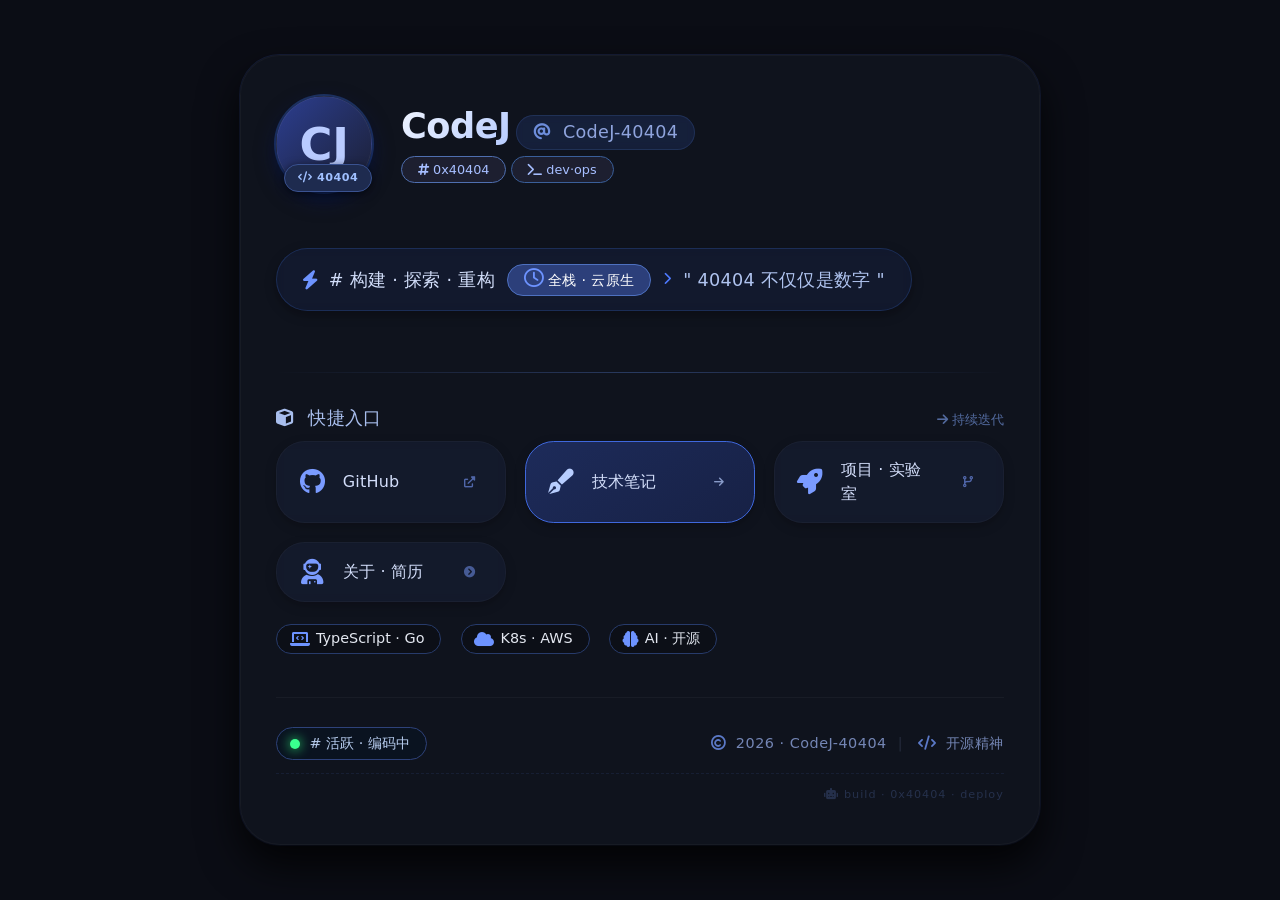
<file: main.html>
<!DOCTYPE html>
<html lang="zh-CN">
<head>
  <meta charset="UTF-8">
  <meta name="viewport" content="width=device-width, initial-scale=1.0, maximum-scale=1.0, user-scalable=yes">
  <title>CodeJ · 40404</title>
  <!-- Font Awesome 6 (免费图标库) -->
  <link rel="stylesheet" href="https://cdnjs.cloudflare.com/ajax/libs/font-awesome/6.0.0-beta3/css/all.min.css">
  <style>
    * {
      margin: 0;
      padding: 0;
      box-sizing: border-box;
    }

    body {
      background: #0b0d15;
      font-family: 'Segoe UI', system-ui, -apple-system, BlinkMacSystemFont, 'Helvetica Neue', sans-serif;
      display: flex;
      justify-content: center;
      align-items: center;
      min-height: 100vh;
      padding: 1.5rem;
      color: #e3e7f0;
      line-height: 1.5;
    }

    /* 主卡片 —— 毛玻璃 + 微光边框 */
    .card {
      max-width: 800px;
      width: 100%;
      background: rgba(18, 22, 33, 0.75);
      backdrop-filter: blur(8px);
      -webkit-backdrop-filter: blur(8px);
      border-radius: 2.5rem;
      padding: 2.5rem 2.2rem;
      box-shadow: 0 20px 40px rgba(0, 0, 0, 0.8), 0 0 0 1px rgba(88, 130, 255, 0.15);
      transition: transform 0.25s ease, box-shadow 0.3s ease;
      border: 1px solid rgba(255, 255, 255, 0.03);
    }

    .card:hover {
      box-shadow: 0 30px 60px rgba(0, 0, 0, 0.9), 0 0 0 1px rgba(88, 130, 255, 0.3);
      transform: translateY(-4px);
    }

    /* 头像 + 标识行 */
    .profile-header {
      display: flex;
      flex-wrap: wrap;
      align-items: center;
      gap: 1.2rem 1.8rem;
      margin-bottom: 2rem;
    }

    .avatar-wrapper {
      position: relative;
      flex-shrink: 0;
    }

    .avatar {
      width: 96px;
      height: 96px;
      border-radius: 50%;
      background: linear-gradient(135deg, #2c3e8f, #1b1f33);
      display: flex;
      align-items: center;
      justify-content: center;
      font-size: 2.8rem;
      font-weight: 700;
      color: #b9cbff;
      box-shadow: 0 8px 20px rgba(0, 20, 80, 0.6), 0 0 0 2px rgba(70, 130, 255, 0.3);
      transition: all 0.2s;
      user-select: none;
      border: 1px solid rgba(255, 255, 255, 0.06);
    }

    .avatar-badge {
      position: absolute;
      bottom: 0;
      right: 0;
      background: #1e2b4f;
      border-radius: 40px;
      padding: 0.3rem 0.8rem;
      font-size: 0.7rem;
      font-weight: 600;
      letter-spacing: 0.5px;
      color: #a0c0ff;
      border: 1px solid #3a5290;
      box-shadow: 0 2px 8px rgba(0,0,0,0.6);
      backdrop-filter: blur(4px);
      white-space: nowrap;
    }

    .title-group {
      flex: 1;
    }

    .title-group h1 {
      font-size: 2.2rem;
      font-weight: 600;
      letter-spacing: -0.5px;
      background: linear-gradient(135deg, #f0f5ff, #b6cbff);
      -webkit-background-clip: text;
      background-clip: text;
      color: transparent;
      display: inline-block;
      margin-bottom: 0.2rem;
      line-height: 1.2;
    }

    .title-group .handle {
      font-size: 1.1rem;
      color: #8fa4dd;
      background: rgba(30, 50, 100, 0.4);
      padding: 0.2rem 1rem;
      border-radius: 40px;
      display: inline-block;
      backdrop-filter: blur(4px);
      border: 1px solid rgba(100, 150, 255, 0.15);
      font-weight: 400;
      letter-spacing: 0.3px;
      margin-top: 0.25rem;
    }

    .title-group .handle i {
      margin-right: 6px;
      color: #6d8ddb;
    }

    /* 动态标语 / 标签 */
    .tagline {
      background: rgba(20, 30, 60, 0.5);
      backdrop-filter: blur(4px);
      padding: 0.9rem 1.6rem;
      border-radius: 60px;
      border-left: 3px solid #4f7aff;
      margin: 1.5rem 0 2rem 0;
      display: inline-flex;
      align-items: center;
      gap: 12px;
      flex-wrap: wrap;
      border: 1px solid rgba(70, 130, 255, 0.2);
      box-shadow: 0 4px 12px rgba(0,0,0,0.3);
    }

    .tagline i {
      color: #6d93ff;
      font-size: 1.2rem;
    }

    .tagline span {
      font-weight: 300;
      font-size: 1.1rem;
      letter-spacing: 0.3px;
      color: #d2defa;
    }

    .tagline .highlight {
      background: #2c3f7a;
      padding: 0.2rem 1rem;
      border-radius: 40px;
      color: white;
      font-weight: 500;
      font-size: 0.9rem;
      border: 1px solid #4e71c0;
    }

    /* 分隔装饰 */
    .divider {
      width: 100%;
      height: 1px;
      background: linear-gradient(90deg, transparent, rgba(100, 150, 255, 0.3), transparent);
      margin: 1.8rem 0 2rem 0;
    }

    /* 项目 / 链接网格 */
    .links-grid {
      display: grid;
      grid-template-columns: repeat(auto-fit, minmax(180px, 1fr));
      gap: 1.2rem;
      margin-top: 0.5rem;
    }

    .link-item {
      background: rgba(22, 30, 52, 0.6);
      backdrop-filter: blur(4px);
      padding: 1rem 1.2rem;
      border-radius: 1.8rem;
      display: flex;
      align-items: center;
      gap: 0.9rem;
      border: 1px solid rgba(255, 255, 255, 0.03);
      transition: all 0.2s ease;
      text-decoration: none;
      color: #d3defa;
      box-shadow: 0 4px 12px rgba(0, 0, 0, 0.2);
      font-weight: 450;
      letter-spacing: 0.2px;
    }

    .link-item i {
      font-size: 1.6rem;
      width: 2rem;
      text-align: center;
      color: #7a9bff;
      transition: color 0.2s;
    }

    .link-item span {
      flex: 1;
      font-size: 1rem;
    }

    .link-item:hover {
      background: rgba(40, 60, 120, 0.6);
      border-color: #4f7aff;
      transform: scale(1.02) translateY(-2px);
      box-shadow: 0 8px 20px rgba(30, 60, 180, 0.3);
      color: white;
    }

    .link-item:hover i {
      color: #b3cbff;
    }

    /* 特殊项目 — 突出显示 */
    .link-item.primary {
      background: linear-gradient(145deg, #1d2b5a, #172145);
      border-color: #3f68dd;
    }

    .link-item.primary i {
      color: #b8ceff;
    }

    /* 页脚 / 状态 */
    .footer-meta {
      margin-top: 2.5rem;
      display: flex;
      flex-wrap: wrap;
      align-items: center;
      justify-content: space-between;
      gap: 1rem;
      font-size: 0.9rem;
      color: #7486b5;
      border-top: 1px solid rgba(255, 255, 255, 0.04);
      padding-top: 1.8rem;
    }

    .status-indicator {
      display: flex;
      align-items: center;
      gap: 0.6rem;
      background: rgba(0, 20, 40, 0.3);
      padding: 0.3rem 1rem 0.3rem 0.8rem;
      border-radius: 60px;
      border: 1px solid #2e427a;
    }

    .status-dot {
      width: 10px;
      height: 10px;
      border-radius: 50%;
      background: #3aff8f;
      box-shadow: 0 0 12px #2aff7a;
      animation: pulse-dot 2s infinite;
    }

    @keyframes pulse-dot {
      0% { opacity: 0.6; transform: scale(0.95); }
      50% { opacity: 1; transform: scale(1.2); }
      100% { opacity: 0.6; transform: scale(0.95); }
    }

    .footer-meta .copy {
      letter-spacing: 0.5px;
      font-weight: 300;
    }

    .footer-meta .copy i {
      margin: 0 4px;
      color: #5b79c7;
    }

    /* 响应式优化 */
    @media (max-width: 550px) {
      .card {
        padding: 1.8rem 1.2rem;
        border-radius: 2rem;
      }
      .profile-header {
        flex-direction: column;
        align-items: flex-start;
      }
      .avatar {
        width: 78px;
        height: 78px;
        font-size: 2.2rem;
      }
      .title-group h1 {
        font-size: 1.8rem;
      }
      .tagline {
        padding: 0.7rem 1.2rem;
        font-size: 0.95rem;
        flex-wrap: wrap;
      }
      .links-grid {
        grid-template-columns: 1fr;
      }
    }

    /* 极简滚动条 (可选) */
    ::-webkit-scrollbar {
      width: 4px;
      background: #0f131f;
    }
    ::-webkit-scrollbar-thumb {
      background: #2e427a;
      border-radius: 20px;
    }

    /* 一些点缀 */
    .glow-text {
      color: #b4cbff;
    }

    .badge-404 {
      background: #1d1f30;
      padding: 0.2rem 1rem;
      border-radius: 40px;
      font-size: 0.8rem;
      font-weight: 500;
      border: 1px solid #4f6fb0;
      color: #a6beff;
    }
  </style>
</head>
<body>
  <div class="card" role="main">

    <!-- 头部：头像 + 名称 + 标识 -->
    <div class="profile-header">
      <div class="avatar-wrapper">
        <div class="avatar">CJ</div>
        <div class="avatar-badge"><i class="fas fa-code"></i> 40404</div>
      </div>
      <div class="title-group">
        <h1>CodeJ</h1>
        <div class="handle">
          <i class="fas fa-at"></i> CodeJ-40404
        </div>
        <div style="margin-top: 0.3rem; display: flex; gap: 0.3rem; flex-wrap: wrap;">
          <span class="badge-404"><i class="fas fa-hashtag"></i> 0x40404</span>
          <span class="badge-404" style="border-color: #3a5f9a;"><i class="fas fa-terminal"></i> dev·ops</span>
        </div>
      </div>
    </div>

    <!-- 动态标签 / 状态 slogan -->
    <div class="tagline">
      <i class="fas fa-bolt"></i>
      <span># 构建 · 探索 · 重构</span>
      <span class="highlight"><i class="far fa-clock"></i> 全栈 · 云原生</span>
      <i class="fas fa-chevron-right" style="color: #4f7aff; font-size: 0.8rem;"></i>
      <span style="font-weight: 300; color: #b0c4f0;">" 40404 不仅仅是数字 "</span>
    </div>

    <!-- 分割线 -->
    <div class="divider"></div>

    <!-- 重要链接 / 项目卡片 -->
    <div style="display: flex; justify-content: space-between; align-items: baseline; margin-bottom: 0.6rem;">
      <h3 style="font-weight: 400; font-size: 1.1rem; letter-spacing: 0.3px; color: #a8beed;">
        <i class="fas fa-cube" style="margin-right: 8px;"></i> 快捷入口
      </h3>
      <span style="font-size: 0.8rem; color: #526a9e;"><i class="fas fa-arrow-right"></i> 持续迭代</span>
    </div>

    <div class="links-grid">
      <!-- GitHub  -->
      <a href="#" class="link-item" target="_blank" rel="noopener noreferrer">
        <i class="fab fa-github"></i>
        <span>GitHub</span>
        <i class="fas fa-external-link-alt" style="font-size: 0.7rem; opacity: 0.6; margin-left: auto;"></i>
      </a>
      <!-- 博客 / 技术笔记 -->
      <a href="#" class="link-item primary" target="_blank" rel="noopener noreferrer">
        <i class="fas fa-pen-fancy"></i>
        <span>技术笔记</span>
        <i class="fas fa-arrow-right" style="font-size: 0.7rem; opacity: 0.7;"></i>
      </a>
      <!-- 项目 showcase -->
      <a href="#" class="link-item" target="_blank" rel="noopener noreferrer">
        <i class="fas fa-rocket"></i>
        <span>项目 · 实验室</span>
        <i class="fas fa-code-branch" style="font-size: 0.7rem; opacity: 0.6; margin-left: auto;"></i>
      </a>
      <!-- 个人简历 / 关于 -->
      <a href="#" class="link-item" target="_blank" rel="noopener noreferrer">
        <i class="fas fa-user-astronaut"></i>
        <span>关于 · 简历</span>
        <i class="fas fa-chevron-circle-right" style="font-size: 0.7rem; opacity: 0.5; margin-left: auto;"></i>
      </a>
    </div>

    <!-- 第二行：额外社交 / 工具 (展示更多个性) -->
    <div style="display: flex; flex-wrap: wrap; gap: 0.8rem 1.2rem; margin-top: 1.2rem; padding: 0.2rem 0;">
      <span style="display: inline-flex; align-items: center; gap: 6px; background: rgba(0,0,0,0.2); padding: 0.2rem 1rem 0.2rem 0.8rem; border-radius: 30px; border: 1px solid #273b6b;">
        <i class="fas fa-laptop-code" style="color: #6d93ff;"></i> <span style="font-size: 0.9rem;">TypeScript · Go</span>
      </span>
      <span style="display: inline-flex; align-items: center; gap: 6px; background: rgba(0,0,0,0.2); padding: 0.2rem 1rem 0.2rem 0.8rem; border-radius: 30px; border: 1px solid #273b6b;">
        <i class="fas fa-cloud" style="color: #6d93ff;"></i> <span style="font-size: 0.9rem;">K8s · AWS</span>
      </span>
      <span style="display: inline-flex; align-items: center; gap: 6px; background: rgba(0,0,0,0.2); padding: 0.2rem 1rem 0.2rem 0.8rem; border-radius: 30px; border: 1px solid #273b6b;">
        <i class="fas fa-brain" style="color: #6d93ff;"></i> <span style="font-size: 0.9rem;">AI · 开源</span>
      </span>
    </div>

    <!-- 页脚信息 + 状态 -->
    <div class="footer-meta">
      <div class="status-indicator">
        <span class="status-dot"></span>
        <span style="color: #b8cef0;"># 活跃 · 编码中</span>
      </div>
      <div class="copy">
        <i class="far fa-copyright"></i> 2026 · CodeJ-40404 
        <span style="margin: 0 6px; opacity: 0.2;">|</span> 
        <i class="fas fa-code"></i> 开源精神
      </div>
    </div>

    <!-- 微小的装饰签名 (极简) -->
    <div style="margin-top: 0.8rem; font-size: 0.7rem; color: #3b4e7a; text-align: right; letter-spacing: 1px; border-top: 1px dashed #1e2b4a; padding-top: 0.8rem; opacity: 0.5;">
      <i class="fas fa-robot"></i>  <span>build · 0x40404 · deploy</span>
    </div>
  </div>
</body>
</html>
</file>
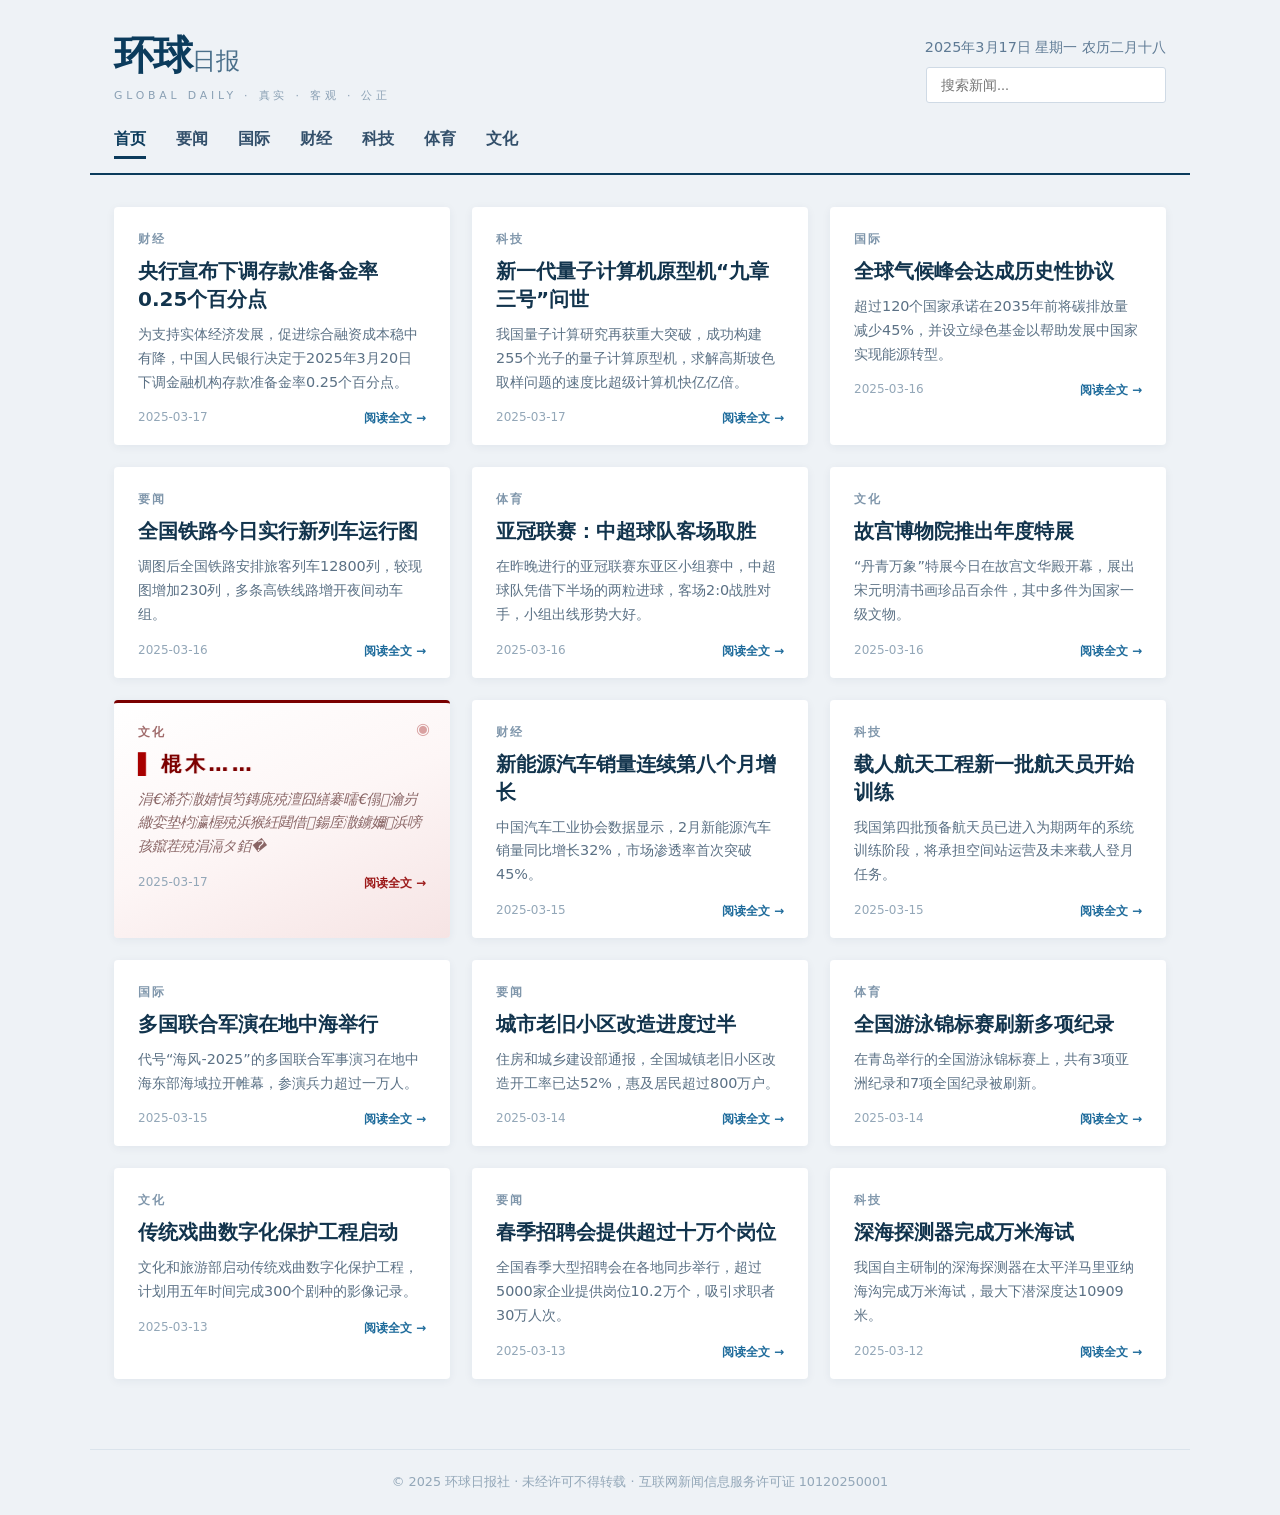
<file: news.html>
<!DOCTYPE html>
<html lang="zh-CN">
<head>
<meta charset="UTF-8">
<meta name="viewport" content="width=device-width, initial-scale=1.0">
<title>环球日报 · 首页</title>
<style>
  * { margin: 0; padding: 0; box-sizing: border-box; }
  html { scroll-behavior: smooth; }
  [hidden] { display: none !important; }

  body {
    font-family: "Segoe UI", "PingFang SC", "Microsoft YaHei", system-ui, sans-serif;
    background: #eef2f6;
    color: #1e2b3c;
    min-height: 100vh;
    overflow-x: hidden;
    transition: background .8s ease;
  }

  /* ============ 正常新闻站样式 ============ */
  #app {
    position: relative;
    z-index: 1;
    min-height: 100vh;
    display: flex;
    flex-direction: column;
  }

  .site-header {
    max-width: 1100px;
    width: 100%;
    margin: 0 auto;
    padding: 28px 24px 0;
    display: flex;
    justify-content: space-between;
    align-items: flex-end;
    gap: 20px;
    flex-wrap: wrap;
  }
  .brand h1 {
    font-size: 2.5rem;
    color: #0b3b5c;
    font-weight: 800;
    letter-spacing: -.02em;
    transition: color .5s, text-shadow .5s;
  }
  .brand h1 span { font-size: 1.5rem; font-weight: 300; color: #4a6f8a; transition: color .5s; }
  .tagline {
    margin-top: 6px;
    font-size: .68rem;
    letter-spacing: .35em;
    color: #8aa0b4;
  }
  .header-right { text-align: right; }
  .date { font-size: .9rem; color: #5e7a94; margin-bottom: 10px; }
  .search input {
    width: 240px;
    padding: 9px 14px;
    border: 1px solid #cfdae5;
    border-radius: 3px;
    font-size: .9rem;
    outline: none;
    background: #fff;
    color: #1e2b3c;
    transition: border-color .25s, box-shadow .25s, background .4s, color .4s;
  }
  .search input:focus { border-color: #0b3b5c; box-shadow: 0 0 0 3px rgba(11,59,92,.08); }

  .main-nav {
    max-width: 1100px;
    width: 100%;
    margin: 26px auto 0;
    padding: 0 24px 14px;
    display: flex;
    gap: 30px;
    border-bottom: 2px solid #0b3b5c;
    flex-wrap: wrap;
    transition: border-color .5s;
  }
  .main-nav a {
    font-size: 1rem;
    font-weight: 600;
    color: #33506b;
    cursor: pointer;
    padding-bottom: 6px;
    border-bottom: 3px solid transparent;
    transition: color .25s, border-color .25s;
    user-select: none;
  }
  .main-nav a:hover { color: #0a7bbd; }
  .main-nav a.active { color: #0b3b5c; border-bottom-color: #0b3b5c; }

  main {
    max-width: 1100px;
    width: 100%;
    margin: 0 auto;
    padding: 32px 24px 70px;
    flex: 1;
  }

  .grid {
    display: grid;
    grid-template-columns: repeat(auto-fill, minmax(310px, 1fr));
    gap: 22px;
  }

  .card {
    position: relative;
    background: #fff;
    border-radius: 4px;
    padding: 22px 24px 18px;
    box-shadow: 0 2px 10px rgba(11,59,92,.06);
    border-top: 3px solid transparent;
    cursor: pointer;
    transition: transform .22s, box-shadow .22s, border-color .22s, background .5s;
  }
  .card:hover {
    transform: translateY(-3px);
    box-shadow: 0 8px 24px rgba(11,59,92,.14);
    border-top-color: #0b3b5c;
  }
  .card-cat {
    font-size: .72rem;
    letter-spacing: .15em;
    color: #7f96ab;
    margin-bottom: 10px;
    font-weight: 600;
  }
  .card .title {
    font-size: 1.25rem;
    line-height: 1.4;
    color: #12344d;
    margin-bottom: 10px;
    transition: color .5s;
  }
  .card .excerpt {
    font-size: .9rem;
    line-height: 1.65;
    color: #5b7185;
    transition: color .5s;
  }
  .card-foot {
    margin-top: 16px;
    display: flex;
    justify-content: space-between;
    font-size: .75rem;
    color: #93a7b8;
  }
  .read { color: #1e6b9b; font-weight: 600; transition: color .4s; }

  /* ---------- 深红卡片：本身就带着诡异的呼吸感 ---------- */
  .card.crimson {
    border-top-color: #7a0000;
    background: linear-gradient(158deg, #ffffff 0%, #fdf6f6 50%, #f6e4e4 100%);
    animation: crimsonGlow 5.5s ease-in-out infinite;
  }
  @keyframes crimsonGlow {
    0%, 100% { box-shadow: 0 2px 10px rgba(130,0,0,.10); }
    50%      { box-shadow: 0 4px 26px rgba(150,0,0,.34); }
  }
  .card.crimson::after {
    content: "◉";
    position: absolute;
    top: 16px;
    right: 20px;
    color: rgba(150,0,0,.35);
    font-size: 1rem;
    animation: blink 3.4s steps(1) infinite;
  }
  @keyframes blink { 50% { opacity: 0; } }

  .card.crimson .card-cat { color: #a06b6b; }
  .card.crimson .title {
    color: #7c0000;
    letter-spacing: .18em;
    text-shadow: 1px 0 rgba(200,0,0,.18), -1px 0 rgba(0,0,0,.06);
  }
  .card.crimson .title::before {
    content: "▌";
    color: #a80000;
    margin-right: 4px;
    animation: blink 1.7s steps(1) infinite;
  }
  .card.crimson:hover {
    background: linear-gradient(158deg,#fff 0%,#faecec 45%,#f0d4d4 100%);
    border-top-color: #b30000;
  }
  .card.crimson:hover .title { animation: titleShake .16s infinite; }
  @keyframes titleShake {
    0%   { transform: translate(0,0); }
    25%  { transform: translate(-1px,1px); }
    50%  { transform: translate(1px,-1px); }
    75%  { transform: translate(-1px,-1px); }
  }
  .card.crimson .excerpt { color: #8a6666; font-style: italic; }
  .card.crimson .read { color: #9c1a1a; }

  .empty {
    text-align: center;
    color: #8aa0b4;
    padding: 60px 0;
    font-size: 1rem;
  }

  /* ---------- 详情页 ---------- */
  #detailView { max-width: 820px; margin: 0 auto; }
  .back-btn {
    background: none;
    border: none;
    cursor: pointer;
    font-size: .95rem;
    color: #1e6b9b;
    font-weight: 600;
    padding: 6px 0;
    margin-bottom: 26px;
    transition: color .4s;
  }
  .back-btn:hover { text-decoration: underline; }
  .detail-cat {
    font-size: .75rem;
    letter-spacing: .18em;
    color: #7f96ab;
    font-weight: 700;
  }
  .detail-title {
    font-size: 2.3rem;
    color: #0b3b5c;
    margin: 12px 0 16px;
    line-height: 1.3;
    transition: color .5s;
  }
  .detail-meta {
    font-size: .82rem;
    color: #93a7b8;
    padding-bottom: 22px;
    border-bottom: 1px solid #dbe4ec;
    margin-bottom: 28px;
  }
  .detail-body p {
    font-size: 1.02rem;
    line-height: 2;
    color: #33475c;
    margin-bottom: 1.4em;
    transition: color .6s;
  }

  /* 深红文章详情：标题剧烈故障闪烁 */
  #detailView.crimson-detail .detail-title {
    color: #8b0000;
    letter-spacing: .25em;
    animation: crimsonTitle 1.1s infinite;
  }
  @keyframes crimsonTitle {
    0%, 100% { transform: translate(0,0); text-shadow: 2px 0 rgba(255,0,0,.7), -2px 0 rgba(0,255,255,.5); }
    33%      { transform: translate(-2px,1px) skewX(2deg); text-shadow: -3px 0 rgba(255,0,0,.85), 3px 0 rgba(0,255,255,.5); }
    66%      { transform: translate(2px,-1px) skewX(-2deg); text-shadow: 3px 0 rgba(255,0,0,.85), -3px 0 rgba(0,255,255,.5); }
  }
  #detailView.crimson-detail .detail-body p { color: #8a3a3a; }
  #detailView.crimson-detail .detail-body p:nth-child(2n) { color: #6e2020; }

  .site-footer {
    max-width: 1100px;
    width: 100%;
    margin: 0 auto;
    padding: 24px;
    border-top: 1px solid #dbe4ec;
    font-size: .8rem;
    color: #93a7b8;
    text-align: center;
    transition: border-color .6s, color .6s;
  }

  /* ============ 恐怖模式：全局氛围 ============ */
  body.hell { background: #060202; }

  body.hell #app { animation: bodyShake .16s infinite; }
  @keyframes bodyShake {
    0%   { transform: translate(0,0); }
    50%  { transform: translate(.7px,-.5px); }
    100% { transform: translate(-.5px,.6px); }
  }
  #app.shake-hard { animation: hardShake .05s infinite !important; }
  @keyframes hardShake {
    0%   { transform: translate(0,0) rotate(0); }
    25%  { transform: translate(-6px,3px) rotate(-.3deg); }
    50%  { transform: translate(5px,-4px) rotate(.3deg); }
    75%  { transform: translate(-3px,-2px) rotate(-.2deg); }
    100% { transform: translate(4px,2px) rotate(.2deg); }
  }

  body.hell .brand h1 { color: #8b0000; text-shadow: 0 0 18px rgba(190,0,0,.9); }
  body.hell .brand h1 span { color: #5e2a2a; }
  body.hell .tagline { color: #6b3a3a; }
  body.hell .date { color: #6b4a4a; }
  body.hell .search input {
    background: #180808;
    border-color: #3a0a0a;
    color: #b07a7a;
  }
  body.hell .main-nav { border-bottom-color: #3a0808; }
  body.hell .main-nav a { color: #9c6b6b; }
  body.hell .main-nav a:hover { color: #ff3b3b; }
  body.hell .main-nav a.active { color: #b30000; border-bottom-color: #b30000; }

  body.hell .card {
    background: #120606;
    border-top-color: #2a0808;
    box-shadow: 0 2px 12px rgba(120,0,0,.25);
  }
  body.hell .card:hover {
    border-top-color: #b30000;
    box-shadow: 0 0 28px rgba(180,0,0,.5);
  }
  body.hell .card .card-cat { color: #6e4a4a; }
  body.hell .card .title { color: #a83a3a; }
  body.hell .card .excerpt { color: #7a5a5a; }
  body.hell .card-foot { color: #6e4a4a; }
  body.hell .read { color: #b30000; }

  body.hell .card.crimson {
    background: linear-gradient(158deg, #1a0505 0%, #2a0a0a 60%, #150303 100%);
    border-top-color: #c00000;
  }
  body.hell .card.crimson .title { color: #ff2b2b; text-shadow: 0 0 12px #b00; }

  body.hell .detail-cat { color: #7a4a4a; }
  body.hell .detail-title { color: #b30000; text-shadow: 0 0 20px rgba(180,0,0,.8); }
  body.hell .detail-meta { color: #6e4a4a; border-bottom-color: #2a0808; }
  body.hell .detail-body p { color: #b09090; }
  body.hell .back-btn { color: #b30000; }
  body.hell .site-footer { border-color: #2a0808; color: #5a3a3a; }
  body.hell .empty { color: #6b3a3a; }

  /* ============ 恐怖覆盖层 ============ */
  #bloodVignette {
    position: fixed;
    inset: 0;
    pointer-events: none;
    z-index: 7800;
    opacity: 0;
    transition: opacity 2.6s ease;
    background:
      radial-gradient(ellipse at 50% 118%, rgba(120,0,0,.55), transparent 62%),
      radial-gradient(ellipse at 50% -18%, rgba(90,0,0,.5), transparent 62%),
      radial-gradient(circle at 50% 50%, transparent 32%, rgba(20,0,0,.8) 100%);
  }
  body.hell #bloodVignette { opacity: 1; }

  #staticCanvas {
    position: fixed;
    inset: 0;
    width: 100vw;
    height: 100vh;
    image-rendering: pixelated;
    pointer-events: none;
    z-index: 8000;
    opacity: 0;
    transition: opacity 1.2s;
    mix-blend-mode: screen;
  }
  body.hell #staticCanvas { opacity: .34; }

  #crackCanvas {
    position: fixed;
    inset: 0;
    width: 100vw;
    height: 100vh;
    pointer-events: none;
    z-index: 8600;
    opacity: 0;
    transition: opacity 1.4s;
  }
  body.hell #crackCanvas { opacity: 1; }

  #invertLayer {
    position: fixed;
    inset: 0;
    background: #fff;
    mix-blend-mode: difference;
    pointer-events: none;
    opacity: 0;
    z-index: 8900;
    transition: opacity .06s;
  }
  #invertLayer.on { opacity: 1; }

  #faceOverlay {
    position: fixed;
    inset: 0;
    z-index: 9000;
    display: flex;
    align-items: center;
    justify-content: center;
    pointer-events: none;
    opacity: 0;
    background: rgba(0,0,0,.84);
  }
  #faceOverlay.show { opacity: 1; }
  #faceSvg {
    width: 62vmin;
    height: 62vmin;
    filter: drop-shadow(0 0 30px #500);
    transition: transform .1s;
  }

  #glitchBar {
    position: fixed;
    top: 0;
    left: 0;
    right: 0;
    z-index: 9500;
    display: flex;
    justify-content: center;
    gap: 20px;
    padding: 6px 0;
    background: rgba(18,0,0,.88);
    color: #a00;
    font-family: monospace;
    font-size: .72rem;
    letter-spacing: .3em;
    pointer-events: none;
    transform: translateY(-110%);
    transition: transform .7s ease;
  }
  body.hell #glitchBar { transform: translateY(0); }

  .blood-drip {
    position: fixed;
    top: -12px;
    background: linear-gradient(to bottom, #3a0000, #8b0000);
    border-radius: 0 0 50% 50%;
    pointer-events: none;
    z-index: 9300;
    animation: dripDown linear forwards;
    box-shadow: 0 0 10px rgba(150,0,0,.7);
  }
  @keyframes dripDown {
    to { transform: translateY(112vh); opacity: .25; }
  }

  .blood-trail {
    position: fixed;
    border-radius: 50%;
    background: radial-gradient(circle, #a00, #400);
    pointer-events: none;
    z-index: 8800;
    transform: translate(-50%, -50%);
    animation: trailFade 1.4s forwards;
    box-shadow: 0 0 8px rgba(150,0,0,.85);
  }
  @keyframes trailFade {
    to { opacity: 0; transform: translate(-50%, 70%) scale(.35); }
  }

  .whisper {
    position: fixed;
    color: rgba(185, 20, 20, .8);
    font-family: monospace;
    letter-spacing: .32em;
    z-index: 9600;
    pointer-events: none;
    text-shadow: 0 0 12px #500;
    animation: whisperFade 1.8s forwards;
  }
  @keyframes whisperFade {
    0%   { opacity: 0; transform: scale(.82); }
    20%  { opacity: 1; transform: scale(1); }
    80%  { opacity: 1; }
    100% { opacity: 0; transform: scale(1.12); }
  }

  @media (max-width: 720px) {
    .brand h1 { font-size: 2rem; }
    .brand h1 span { font-size: 1.2rem; }
    .main-nav { gap: 18px; }
    .detail-title { font-size: 1.7rem; }
    .search input { width: 170px; }
  }
</style>
</head>
<body>

<!-- ========== 恐怖覆盖层 ========== -->
<div id="bloodVignette"></div>
<canvas id="staticCanvas"></canvas>
<canvas id="crackCanvas"></canvas>
<div id="invertLayer"></div>

<div id="faceOverlay">
  <svg id="faceSvg" viewBox="0 0 400 400" xmlns="http://www.w3.org/2000/svg">
    <defs>
      <radialGradient id="eyeGlow">
        <stop offset="0%" stop-color="#ff2b2b"/>
        <stop offset="60%" stop-color="#8b0000"/>
        <stop offset="100%" stop-color="#200000"/>
      </radialGradient>
    </defs>
    <ellipse cx="200" cy="200" rx="150" ry="185" fill="#0a0000" stroke="#3a0000" stroke-width="3"/>
    <ellipse cx="200" cy="200" rx="150" ry="185" fill="none" stroke="#1a0000" stroke-width="12" opacity=".6"/>
    <ellipse cx="138" cy="165" rx="34" ry="22" fill="url(#eyeGlow)"/>
    <ellipse cx="138" cy="165" rx="10" ry="16" fill="#000"/>
    <ellipse cx="262" cy="165" rx="34" ry="22" fill="url(#eyeGlow)"/>
    <ellipse cx="262" cy="165" rx="10" ry="16" fill="#000"/>
    <path d="M138 187 Q140 232 132 262" stroke="#500" stroke-width="5" fill="none" opacity=".75"/>
    <path d="M262 187 Q258 242 268 278" stroke="#500" stroke-width="4" fill="none" opacity=".75"/>
    <path d="M120 265 Q200 400 280 265 Q200 320 120 265 Z" fill="#120000" stroke="#4a0000" stroke-width="3"/>
    <path d="M150 290 L160 320 L170 292 M195 300 L200 338 L205 300 M230 292 L240 320 L250 290"
          stroke="#300" stroke-width="4" fill="none"/>
  </svg>
</div>

<div id="glitchBar">
  <span>不要看</span><span>·</span><span>太迟了</span><span>·</span><span>它在看着你</span>
</div>

<!-- ========== 新闻主体 ========== -->
<div id="app">
  <header class="site-header">
    <div class="brand">
      <h1>环球<span>日报</span></h1>
      <div class="tagline">GLOBAL DAILY · 真实 · 客观 · 公正</div>
    </div>
    <div class="header-right">
      <div class="date">2025年3月17日 星期一 农历二月十八</div>
      <div class="search">
        <input id="searchInput" type="text" placeholder="搜索新闻...">
      </div>
    </div>
  </header>

  <nav class="main-nav" id="mainNav">
    <a data-cat="all" class="active">首页</a>
    <a data-cat="要闻">要闻</a>
    <a data-cat="国际">国际</a>
    <a data-cat="财经">财经</a>
    <a data-cat="科技">科技</a>
    <a data-cat="体育">体育</a>
    <a data-cat="文化">文化</a>
  </nav>

  <main>
    <section id="listView">
      <div class="grid" id="articleGrid"></div>
      <div class="empty" id="emptyTip" hidden>没有找到相关文章</div>
    </section>

    <section id="detailView" hidden>
      <button class="back-btn" id="backBtn">← 返回列表</button>
      <article class="article-detail">
        <div class="detail-cat" id="detailCat"></div>
        <h1 class="detail-title" id="detailTitle"></h1>
        <div class="detail-meta" id="detailMeta"></div>
        <div class="detail-body" id="detailBody"></div>
      </article>
    </section>
  </main>

  <footer class="site-footer">
    © 2025 环球日报社 · 未经许可不得转载 · 互联网新闻信息服务许可证 10120250001
  </footer>
</div>

<script>
(function () {
  'use strict';

  /* ========================================================
     一、文章数据（“深红”藏在第八篇）
     ======================================================== */
  const ARTICLES = [
    {
      id: 'a1', category: '财经',
      title: '央行宣布下调存款准备金率0.25个百分点',
      date: '2025-03-17',
      excerpt: '为支持实体经济发展，促进综合融资成本稳中有降，中国人民银行决定于2025年3月20日下调金融机构存款准备金率0.25个百分点。',
      body: '<p>中国人民银行今日发布公告，为支持实体经济发展，促进综合融资成本稳中有降，决定于2025年3月20日下调金融机构存款准备金率0.25个百分点（不含已执行5%存款准备金率的金融机构）。</p><p>本次下调后，金融机构加权平均存款准备金率约为6.6%。市场分析人士认为，此次降准将释放长期资金约5000亿元，有助于保持流动性合理充裕，降低社会综合融资成本。</p><p>央行有关负责人表示，将继续实施稳健的货币政策，保持流动性合理充裕，引导金融机构加大对实体经济特别是小微企业、科技创新、绿色发展的支持力度。</p>'
    },
    {
      id: 'a2', category: '科技',
      title: '新一代量子计算机原型机“九章三号”问世',
      date: '2025-03-17',
      excerpt: '我国量子计算研究再获重大突破，成功构建255个光子的量子计算原型机，求解高斯玻色取样问题的速度比超级计算机快亿亿倍。',
      body: '<p>记者从中国科学技术大学获悉，该校潘建伟院士团队与多家单位合作，成功构建了255个光子的量子计算原型机“九章三号”，再度刷新光量子信息技术世界纪录。</p><p>实验结果显示，“九章三号”处理高斯玻色取样的速度比目前全球最快的超级计算机快一亿亿倍，在研制量子计算机的道路上迈出重要一步。</p><p>相关成果已发表于国际权威学术期刊。专家表示，量子计算在密码分析、药物研发、气象预报等领域具有广阔应用前景。</p>'
    },
    {
      id: 'a3', category: '国际',
      title: '全球气候峰会达成历史性协议',
      date: '2025-03-16',
      excerpt: '超过120个国家承诺在2035年前将碳排放量减少45%，并设立绿色基金以帮助发展中国家实现能源转型。',
      body: '<p>为期两周的联合国气候变化峰会在经过激烈谈判后落下帷幕。与会各方最终通过《全球气候行动共同宣言》，超过120个国家承诺在2035年前将碳排放量较2020年水平减少45%。</p><p>宣言还决定设立规模达2000亿美元的绿色转型基金，用于支持发展中国家淘汰化石能源、发展可再生能源。</p><p>分析人士指出，这是自《巴黎协定》以来最重要的气候治理成果，但如何落实资金与监督机制仍面临挑战。</p>'
    },
    {
      id: 'a4', category: '要闻',
      title: '全国铁路今日实行新列车运行图',
      date: '2025-03-16',
      excerpt: '调图后全国铁路安排旅客列车12800列，较现图增加230列，多条高铁线路增开夜间动车组。',
      body: '<p>记者从中国国家铁路集团获悉，3月16日零时起，全国铁路实行新的列车运行图。调图后，全国铁路安排旅客列车12800列，较现图增加230列。</p><p>此次调图进一步优化了中东部地区高铁网列车开行结构，增开夜间动车组列车，方便旅客出行。同时，货运能力也得到进一步提升，为经济社会平稳运行提供有力支撑。</p>'
    },
    {
      id: 'a5', category: '体育',
      title: '亚冠联赛：中超球队客场取胜',
      date: '2025-03-16',
      excerpt: '在昨晚进行的亚冠联赛东亚区小组赛中，中超球队凭借下半场的两粒进球，客场2:0战胜对手，小组出线形势大好。',
      body: '<p>昨晚，亚冠联赛东亚区小组赛继续进行。中超球队客场挑战日本球队，上半场双方互交白卷。下半场易边再战，中超球队通过一次快速反击打破僵局，随后又利用角球机会头球破门，最终以2:0的比分取得胜利。</p><p>此役过后，中超球队以3胜1平的战绩暂居小组第一，出线形势十分有利。主教练在赛后表示，球队会继续保持专注，打好接下来的比赛。</p>'
    },
    {
      id: 'a6', category: '文化',
      title: '故宫博物院推出年度特展',
      date: '2025-03-16',
      excerpt: '“丹青万象”特展今日在故宫文华殿开幕，展出宋元明清书画珍品百余件，其中多件为国家一级文物。',
      body: '<p>“丹青万象——中国古代书画特展”今日在故宫博物院文华殿开幕。展览精选宋元明清书画珍品百余件，涵盖山水、花鸟、人物等多个门类。</p><p>其中，《千里江山图》局部、《富春山居图》摹本等国家一级文物将首次同框展出。展览将持续三个月，观众可通过故宫博物院官方渠道预约参观。</p>'
    },
    /* ★ 深红 —— 藏在一堆文章里 ★ */
    {
      id: 'crimson', category: '文化',
      title: '棍木……',
      date: '2025-03-17',
      crimson: true,
      excerpt: '涓€浠芥潵婧愪笉鏄庣殑澶囧繕褰曘€傝瀹岃繖娈垫枃瀛楃殑浜猴紝閮借鍚庢潵鐪嬭浜嗙孩鑹茬殑涓滆タ銆�',
      body: '<p>你打开了它。</p>' +
            '<p>深红项目始于1998年，代号取自第一份实验记录中唯一能被辨认的两个字。记录者在写下这两个字之后，就再也没有出现在任何名单上。</p>' +
            '<p>如果你正在阅读这段文字，说明筛选程序已经把你标记为“可观测者”。</p>' +
            '<p>请不要回头。请不要眨眼。</p>' +
            '<p>它已经在你的屏幕后面了。</p>'
    },
    {
      id: 'a7', category: '财经',
      title: '新能源汽车销量连续第八个月增长',
      date: '2025-03-15',
      excerpt: '中国汽车工业协会数据显示，2月新能源汽车销量同比增长32%，市场渗透率首次突破45%。',
      body: '<p>中国汽车工业协会最新数据显示，2月份新能源汽车产销分别完成98万辆和95万辆，同比分别增长30.5%和32.1%，市场渗透率首次突破45%。</p><p>业内人士指出，随着充电基础设施不断完善和电池成本持续下降，新能源汽车市场有望保持快速增长态势。</p>'
    },
    {
      id: 'a8', category: '科技',
      title: '载人航天工程新一批航天员开始训练',
      date: '2025-03-15',
      excerpt: '我国第四批预备航天员已进入为期两年的系统训练阶段，将承担空间站运营及未来载人登月任务。',
      body: '<p>据中国载人航天工程办公室消息，我国第四批预备航天员已完成选拔，目前已进入为期两年的系统训练阶段。</p><p>这批航天员共12人，包括7名驾驶员、3名飞行工程师和2名载荷专家。他们将承担空间站运营以及未来载人登月等任务。</p>'
    },
    {
      id: 'a9', category: '国际',
      title: '多国联合军演在地中海举行',
      date: '2025-03-15',
      excerpt: '代号“海风-2025”的多国联合军事演习在地中海东部海域拉开帷幕，参演兵力超过一万人。',
      body: '<p>代号“海风-2025”的多国联合军事演习在地中海东部海域拉开帷幕。来自12个国家的30余艘舰艇、80余架飞机和1万余名官兵参演。</p><p>演习内容包括海上封锁、反潜作战、人道主义救援等科目，旨在提升参演国之间的协同作战能力。</p>'
    },
    {
      id: 'a10', category: '要闻',
      title: '城市老旧小区改造进度过半',
      date: '2025-03-14',
      excerpt: '住房和城乡建设部通报，全国城镇老旧小区改造开工率已达52%，惠及居民超过800万户。',
      body: '<p>住房和城乡建设部今日通报，截至2月底，全国城镇老旧小区改造开工率已达52%，惠及居民超过800万户。</p><p>改造内容主要包括水电气热等基础设施更新、加装电梯、增加停车位和社区服务设施等。下一步将重点解决资金筹措和后期管护难题。</p>'
    },
    {
      id: 'a11', category: '体育',
      title: '全国游泳锦标赛刷新多项纪录',
      date: '2025-03-14',
      excerpt: '在青岛举行的全国游泳锦标赛上，共有3项亚洲纪录和7项全国纪录被刷新。',
      body: '<p>在青岛举行的全国游泳锦标赛进入第三个比赛日，年轻选手表现抢眼，共有3项亚洲纪录和7项全国纪录被刷新。</p><p>其中，男子200米蛙泳决赛中，19岁小将游出2分05秒48的成绩，打破了尘封五年的全国纪录。女子100米蝶泳项目同样诞生了新的全国纪录。</p>'
    },
    {
      id: 'a12', category: '文化',
      title: '传统戏曲数字化保护工程启动',
      date: '2025-03-13',
      excerpt: '文化和旅游部启动传统戏曲数字化保护工程，计划用五年时间完成300个剧种的影像记录。',
      body: '<p>文化和旅游部今日宣布启动“梨园记忆”传统戏曲数字化保护工程，计划用五年时间完成全国300个戏曲剧种的系统性影像记录。</p><p>工程将采用4K超高清技术录制经典剧目和名家唱段，建立开放共享的戏曲数字资源库，为传承和弘扬中华优秀传统文化提供支撑。</p>'
    },
    {
      id: 'a13', category: '要闻',
      title: '春季招聘会提供超过十万个岗位',
      date: '2025-03-13',
      excerpt: '全国春季大型招聘会在各地同步举行，超过5000家企业提供岗位10.2万个，吸引求职者30万人次。',
      body: '<p>由人力资源社会保障部主办的全国春季大型招聘会今日在各地同步举行。据统计，共有超过5000家企业参会，提供就业岗位10.2万个，吸引求职者30万人次。</p><p>本次招聘会重点面向高校毕业生、农民工等重点群体，现场还设置了政策咨询、职业指导等服务专区。</p>'
    },
    {
      id: 'a14', category: '科技',
      title: '深海探测器完成万米海试',
      date: '2025-03-12',
      excerpt: '我国自主研制的深海探测器在太平洋马里亚纳海沟完成万米海试，最大下潜深度达10909米。',
      body: '<p>我国自主研制的深海探测器“探索三号”在太平洋马里亚纳海沟完成万米海试，最大下潜深度达10909米，各项性能指标均达到设计要求。</p><p>此次海试历时45天，完成了多项科学考察任务，获取了大量珍贵的深海生物和地质样本，为我国深海科学研究提供了重要支撑。</p>'
    }
  ];

  /* ========================================================
     二、DOM 引用 & 列表渲染
     ======================================================== */
  const app         = document.getElementById('app');
  const grid        = document.getElementById('articleGrid');
  const emptyTip    = document.getElementById('emptyTip');
  const listView    = document.getElementById('listView');
  const detailView  = document.getElementById('detailView');
  const detailTitle = document.getElementById('detailTitle');
  const detailCat   = document.getElementById('detailCat');
  const detailMeta  = document.getElementById('detailMeta');
  const detailBody  = document.getElementById('detailBody');
  const backBtn     = document.getElementById('backBtn');
  const searchInput = document.getElementById('searchInput');
  const mainNav     = document.getElementById('mainNav');

  const state = { category: 'all', keyword: '' };

  function cardHTML(a) {
    return (
      '<article class="card' + (a.crimson ? ' crimson' : '') + '" data-id="' + a.id + '">' +
        '<div class="card-cat">' + a.category + '</div>' +
        '<h2 class="title">' + a.title + '</h2>' +
        '<p class="excerpt">' + a.excerpt + '</p>' +
        '<div class="card-foot"><span>' + a.date + '</span><span class="read">阅读全文 →</span></div>' +
      '</article>'
    );
  }

  function renderArticles() {
    const kw = state.keyword.trim().toLowerCase();
    const list = ARTICLES.filter(function (a) {
      const okCat = state.category === 'all' || a.category === state.category;
      const okKw = !kw || (a.title + a.excerpt).toLowerCase().indexOf(kw) !== -1;
      return okCat && okKw;
    });

    grid.innerHTML = list.map(cardHTML).join('');
    emptyTip.hidden = list.length > 0;

    grid.querySelectorAll('.card').forEach(function (el) {
      el.addEventListener('click', function () {
        openDetail(el.dataset.id);
      });
    });
  }

  /* ========================================================
     三、详情页
     ======================================================== */
  function openDetail(id) {
    const a = ARTICLES.find(function (x) { return x.id === id; });
    if (!a) return;

    detailCat.textContent   = a.category;
    detailTitle.textContent = a.title;
    detailMeta.textContent  = a.date + ' · 环球日报 · 记者 佚名';
    detailBody.innerHTML    = a.body;

    detailView.classList.toggle('crimson-detail', !!a.crimson);
    listView.hidden = true;
    detailView.hidden = false;
    window.scrollTo(0, 0);

    if (a.crimson) {
      // 给读者 1.5 秒阅读“深红”正文，然后世界崩塌
      setTimeout(function () { Hell.start(); }, 1500);
    }
  }

  backBtn.addEventListener('click', function () {
    detailView.hidden = true;
    listView.hidden = false;
    detailView.classList.remove('crimson-detail');
    renderArticles();
    window.scrollTo(0, 0);
  });

  /* 导航 & 搜索 */
  mainNav.addEventListener('click', function (e) {
    const link = e.target.closest('a[data-cat]');
    if (!link) return;
    mainNav.querySelectorAll('a').forEach(function (x) { x.classList.remove('active'); });
    link.classList.add('active');
    state.category = link.dataset.cat;
    renderArticles();
  });

  searchInput.addEventListener('input', function () {
    state.keyword = searchInput.value;
    if (!detailView.hidden) {
      detailView.hidden = true;
      listView.hidden = false;
      detailView.classList.remove('crimson-detail');
    }
    renderArticles();
  });

  /* ========================================================
     四、恐怖引擎 Hell
     ======================================================== */
  const Hell = {
    started: false,
    timers: [],
    staticRAF: null,
    crackCtx: null,
    staticCtx: null,
    crackCanvas: null,
    staticCanvas: null,
    faceOverlay: null,
    faceSvg: null,
    invertLayer: null,

    init: function () {
      this.crackCanvas  = document.getElementById('crackCanvas');
      this.staticCanvas = document.getElementById('staticCanvas');
      this.faceOverlay  = document.getElementById('faceOverlay');
      this.faceSvg      = document.getElementById('faceSvg');
      this.invertLayer  = document.getElementById('invertLayer');

      this.crackCtx  = this.crackCanvas.getContext('2d');
      this.staticCtx = this.staticCanvas.getContext('2d');

      this.staticCanvas.width  = 160;
      this.staticCanvas.height = 90;

      this.resizeCracks();
      const self = this;
      window.addEventListener('resize', function () { self.resizeCracks(); });
    },

    resizeCracks: function () {
      this.crackCanvas.width  = window.innerWidth;
      this.crackCanvas.height = window.innerHeight;
      if (this.started) this.drawCracks();
    },

    /* ---------- 启动 ---------- */
    start: function () {
      if (this.started) return;
      this.started = true;

      document.body.classList.add('hell');
      document.title = '⚠ 深 红 ⚠';

      this.drawCracks();
      this.startStatic();
      this.startAudio();
      this.startTextCorruption();
      this.startRandomEvents();
      this.startCrackGrowth();
      this.startTitleFlicker();
      this.bindMouseTrail();
    },

    /* ---------- 裂纹绘制 ---------- */
    drawCracks: function () {
      const ctx = this.crackCtx;
      const w = this.crackCanvas.width;
      const h = this.crackCanvas.height;

      ctx.clearRect(0, 0, w, h);

      const centers = [
        { x: w * 0.28, y: h * 0.35 },
        { x: w * 0.72, y: h * 0.62 },
        { x: w * 0.50, y: h * 0.16 },
        { x: w * 0.84, y: h * 0.84 },
        { x: w * 0.14, y: h * 0.78 }
      ];
      const self = this;
      centers.forEach(function (c) {
        self.burstCracks(c.x, c.y, 10 + Math.floor(Math.random() * 6));
      });

      for (let i = 0; i < 140; i++) this.randomCrackLine();

      // 暗角
      const g = ctx.createRadialGradient(w / 2, h / 2, Math.min(w, h) * 0.2, w / 2, h / 2, Math.max(w, h) * 0.78);
      g.addColorStop(0, 'rgba(0,0,0,0)');
      g.addColorStop(1, 'rgba(25,0,0,.55)');
      ctx.fillStyle = g;
      ctx.fillRect(0, 0, w, h);
    },

    burstCracks: function (cx, cy, n) {
      const ctx = this.crackCtx;
      const w = this.crackCanvas.width;
      const h = this.crackCanvas.height;

      for (let i = 0; i < n; i++) {
        const ang = (i / n) * Math.PI * 2 + Math.random() * 0.4;
        const len = Math.min(w, h) * (0.25 + Math.random() * 0.6);
        const segs = 3 + Math.floor(Math.random() * 3);

        let x = cx, y = cy;
        let curAng = ang;

        ctx.beginPath();
        ctx.moveTo(x, y);

        for (let s = 0; s < segs; s++) {
          curAng += (Math.random() - 0.5) * 0.6;
          const step = len / segs;
          x += Math.cos(curAng) * step;
          y += Math.sin(curAng) * step;
          ctx.lineTo(x, y);
        }

        ctx.strokeStyle = 'rgba(255,235,235,' + (0.45 + Math.random() * 0.4) + ')';
        ctx.lineWidth = 1 + Math.random() * 2;
        ctx.shadowColor = 'rgba(180,0,0,.9)';
        ctx.shadowBlur = 12;
        ctx.stroke();

        if (Math.random() > 0.4) {
          ctx.beginPath();
          ctx.moveTo(x, y);
          const a2 = curAng + (Math.random() - 0.5) * 1.4;
          const l2 = len * (0.2 + Math.random() * 0.3);
          ctx.lineTo(x + Math.cos(a2) * l2, y + Math.sin(a2) * l2);
          ctx.strokeStyle = 'rgba(255,210,210,' + (0.3 + Math.random() * 0.35) + ')';
          ctx.lineWidth = 0.8 + Math.random() * 1.2;
          ctx.stroke();
        }
      }
      ctx.shadowBlur = 0;
    },

    randomCrackLine: function () {
      const ctx = this.crackCtx;
      const w = this.crackCanvas.width;
      const h = this.crackCanvas.height;

      const sx = Math.random() * w;
      const sy = Math.random() * h;
      const ang = Math.random() * Math.PI * 2;
      const len = 12 + Math.random() * 90;

      ctx.beginPath();
      ctx.moveTo(sx, sy);
      ctx.lineTo(sx + Math.cos(ang) * len, sy + Math.sin(ang) * len);
      ctx.strokeStyle = 'rgba(230,200,200,' + (0.12 + Math.random() * 0.35) + ')';
      ctx.lineWidth = 0.6 + Math.random() * 1.6;
      ctx.stroke();
    },

    startCrackGrowth: function () {
      const self = this;
      function grow() {
        if (!self.started) return;
        const w = self.crackCanvas.width;
        const h = self.crackCanvas.height;
        for (let i = 0; i < 3; i++) self.randomCrackLine();
        if (Math.random() > 0.5) {
          self.burstCracks(Math.random() * w, Math.random() * h, 4 + Math.floor(Math.random() * 5));
        }
        self.timers.push(setTimeout(grow, 2500 + Math.random() * 3000));
      }
      this.timers.push(setTimeout(grow, 3000));
    },

    /* ---------- 噪点干扰 ---------- */
    startStatic: function () {
      const c   = this.staticCanvas;
      const ctx = this.staticCtx;
      const w   = c.width;
      const h   = c.height;
      const img  = ctx.createImageData(w, h);
      const data = img.data;
      let last = 0;
      const self = this;

      function frame(t) {
        if (t - last > 45) {
          last = t;
          for (let i = 0; i < data.length; i += 4) {
            const v = Math.random() * 255;
            data[i]     = v;                // R
            data[i + 1] = v * 0.15;         // G
            data[i + 2] = v * 0.25;         // B
            data[i + 3] = Math.random() * 110; // A
          }
          ctx.putImageData(img, 0, 0);
        }
        self.staticRAF = requestAnimationFrame(frame);
      }
      this.staticRAF = requestAnimationFrame(frame);
    },

    /* ---------- 低频环境音 ---------- */
    startAudio: function () {
      try {
        const AC = window.AudioContext || window.webkitAudioContext;
        if (!AC) return;
        const ctx = new AC();
        if (ctx.state === 'suspended') ctx.resume();

        // 低频嗡嗡声
        const osc = ctx.createOscillator();
        const gain = ctx.createGain();
        osc.type = 'sine';
        osc.frequency.value = 48;
        gain.gain.value = 0.06;
        osc.connect(gain);
        gain.connect(ctx.destination);
        osc.start();

        // 第二层低频
        const osc2 = ctx.createOscillator();
        const g2 = ctx.createGain();
        const filter = ctx.createBiquadFilter();
        osc2.type = 'sawtooth';
        osc2.frequency.value = 31;
        filter.type = 'lowpass';
        filter.frequency.value = 180;
        g2.gain.value = 0.015;
        osc2.connect(filter);
        filter.connect(g2);
        g2.connect(ctx.destination);
        osc2.start();

        // 白噪声
        const bufferSize = Math.floor(ctx.sampleRate * 2);
        const buffer = ctx.createBuffer(1, bufferSize, ctx.sampleRate);
        const ch = buffer.getChannelData(0);
        for (let i = 0; i < bufferSize; i++) ch[i] = (Math.random() * 2 - 1) * 0.3;

        const noise = ctx.createBufferSource();
        noise.buffer = buffer;
        noise.loop = true;

        const ng = ctx.createGain();
        ng.gain.value = 0.012;
        const nf = ctx.createBiquadFilter();
        nf.type = 'bandpass';
        nf.frequency.value = 800;

        noise.connect(nf);
        nf.connect(ng);
        ng.connect(ctx.destination);
        noise.start();
      } catch (e) { /* 忽略音频错误 */ }
    },

    /* ---------- 文字腐化 ---------- */
    startTextCorruption: function () {
      const GARBAGE = '▓▒░█▚▞◣◢◤◥⛧†‡勿看血它来了不要回头HELP';
      const self = this;

      function corrupt(el) {
        if (!el.dataset.orig) el.dataset.orig = el.textContent;
        const orig = el.dataset.orig;
        let out = '';
        for (let i = 0; i < orig.length; i++) {
          if (orig[i] === ' ') { out += ' '; continue; }
          out += Math.random() < 0.4
            ? GARBAGE.charAt(Math.floor(Math.random() * GARBAGE.length))
            : orig[i];
        }
        el.textContent = out;
      }

      function restore(el) {
        if (el.dataset && el.dataset.orig) el.textContent = el.dataset.orig;
      }

      function tick() {
        if (!self.started) return;
        const els = Array.prototype.slice.call(
          document.querySelectorAll('.card .title, .detail-title')
        );
        if (els.length) {
          const picked = els.filter(function () { return Math.random() < 0.35; });
          picked.forEach(corrupt);
          setTimeout(function () { picked.forEach(restore); }, 500 + Math.random() * 900);
        }
        self.timers.push(setTimeout(tick, 1800 + Math.random() * 2200));
      }
      this.timers.push(setTimeout(tick, 2000));
    },

    corruptBurst: function () {
      const GARBAGE = '▓▒░█▚▞◣◢⛧勿看血它来了不要回头HELP';
      const els = document.querySelectorAll('.card .title, .detail-title');
      els.forEach(function (el) {
        if (!el.dataset.orig) el.dataset.orig = el.textContent;
        const orig = el.dataset.orig;
        let out = '';
        for (let i = 0; i < orig.length; i++) {
          out += Math.random() < 0.7
            ? GARBAGE.charAt(Math.floor(Math.random() * GARBAGE.length))
            : orig[i];
        }
        el.textContent = out;
        setTimeout(function () {
          if (el.dataset && el.dataset.orig) el.textContent = el.dataset.orig;
        }, 260);
      });
    },

    /* ---------- 随机恐怖事件 ---------- */
    startRandomEvents: function () {
      const self = this;
      function trigger() {
        if (!self.started) return;
        const r = Math.random();
        if (r < 0.22)      self.flashFace();
        else if (r < 0.38) self.invertFlash();
        else if (r < 0.55) self.hardShake();
        else if (r < 0.72) self.bloodDrip(2 + Math.floor(Math.random() * 3));
        else if (r < 0.86) self.corruptBurst();
        else               self.spawnWhisper();

        self.timers.push(setTimeout(trigger, 2200 + Math.random() * 4500));
      }
      this.timers.push(setTimeout(trigger, 2500));
    },

    flashFace: function () {
      const ov  = this.faceOverlay;
      const svg = this.faceSvg;
      svg.style.transform = 'rotate(' + ((Math.random() - 0.5) * 20) + 'deg) scale(' + (0.85 + Math.random() * 0.6) + ')';
      svg.style.filter = 'drop-shadow(0 0 ' + (20 + Math.random() * 40) + 'px #700) hue-rotate(' + (Math.random() * 40) + 'deg)';
      ov.classList.add('show');
      setTimeout(function () { ov.classList.remove('show'); }, 120 + Math.random() * 320);
    },

    invertFlash: function () {
      const layer = this.invertLayer;
      layer.classList.add('on');
      setTimeout(function () { layer.classList.remove('on'); }, 80);
    },

    hardShake: function () {
      app.classList.add('shake-hard');
      setTimeout(function () { app.classList.remove('shake-hard'); }, 420);
    },

    bloodDrip: function (n) {
      n = n || 2;
      for (let i = 0; i < n; i++) {
        const d = document.createElement('div');
        d.className = 'blood-drip';
        d.style.left = (5 + Math.random() * 90) + 'vw';
        d.style.height = (40 + Math.random() * 140) + 'px';
        d.style.width = (3 + Math.random() * 6) + 'px';
        d.style.animationDuration = (1.4 + Math.random() * 1.8) + 's';
        document.body.appendChild(d);
        setTimeout(function () { d.remove(); }, 4200);
      }
    },

    spawnWhisper: function () {
      const words = ['别回头', '它在看着你', '你身后有人', '不要眨眼', '已经太迟了', 'HELP ME', '深红', '关掉它'];
      const el = document.createElement('div');
      el.className = 'whisper';
      el.textContent = words[Math.floor(Math.random() * words.length)];
      el.style.left = (8 + Math.random() * 76) + 'vw';
      el.style.top  = (10 + Math.random() * 72) + 'vh';
      el.style.fontSize = (14 + Math.random() * 26) + 'px';
      document.body.appendChild(el);
      setTimeout(function () { el.remove(); }, 2000);
    },

    /* ---------- 鼠标血迹 ---------- */
    bindMouseTrail: function () {
      const self = this;
      let last = 0;
      document.addEventListener('mousemove', function (e) {
        if (!self.started) return;
        const now = performance.now();
        if (now - last < 55) return;
        last = now;

        const b = document.createElement('div');
        b.className = 'blood-trail';
        const s = 3 + Math.random() * 9;
        b.style.width  = s + 'px';
        b.style.height = s + 'px';
        b.style.left = e.clientX + 'px';
        b.style.top  = e.clientY + 'px';
        document.body.appendChild(b);
        setTimeout(function () { b.remove(); }, 1500);
      });
    },

    /* ---------- 浏览器标签标题闪烁 ---------- */
    startTitleFlicker: function () {
      const titles = ['⚠ 深 红 ⚠', '不要看', '它在你身后', '太迟了', '▓▒░█', 'HELP'];
      let i = 0;
      const self = this;
      function tick() {
        if (!self.started) return;
        i = (i + 1) % titles.length;
        document.title = titles[i];
        self.timers.push(setTimeout(tick, 1200 + Math.random() * 1500));
      }
      this.timers.push(setTimeout(tick, 800));
    }
  };

  /* ========================================================
     五、初始化
     ======================================================== */
  Hell.init();
  renderArticles();

})();
</script>
</body>
</html>
</file>
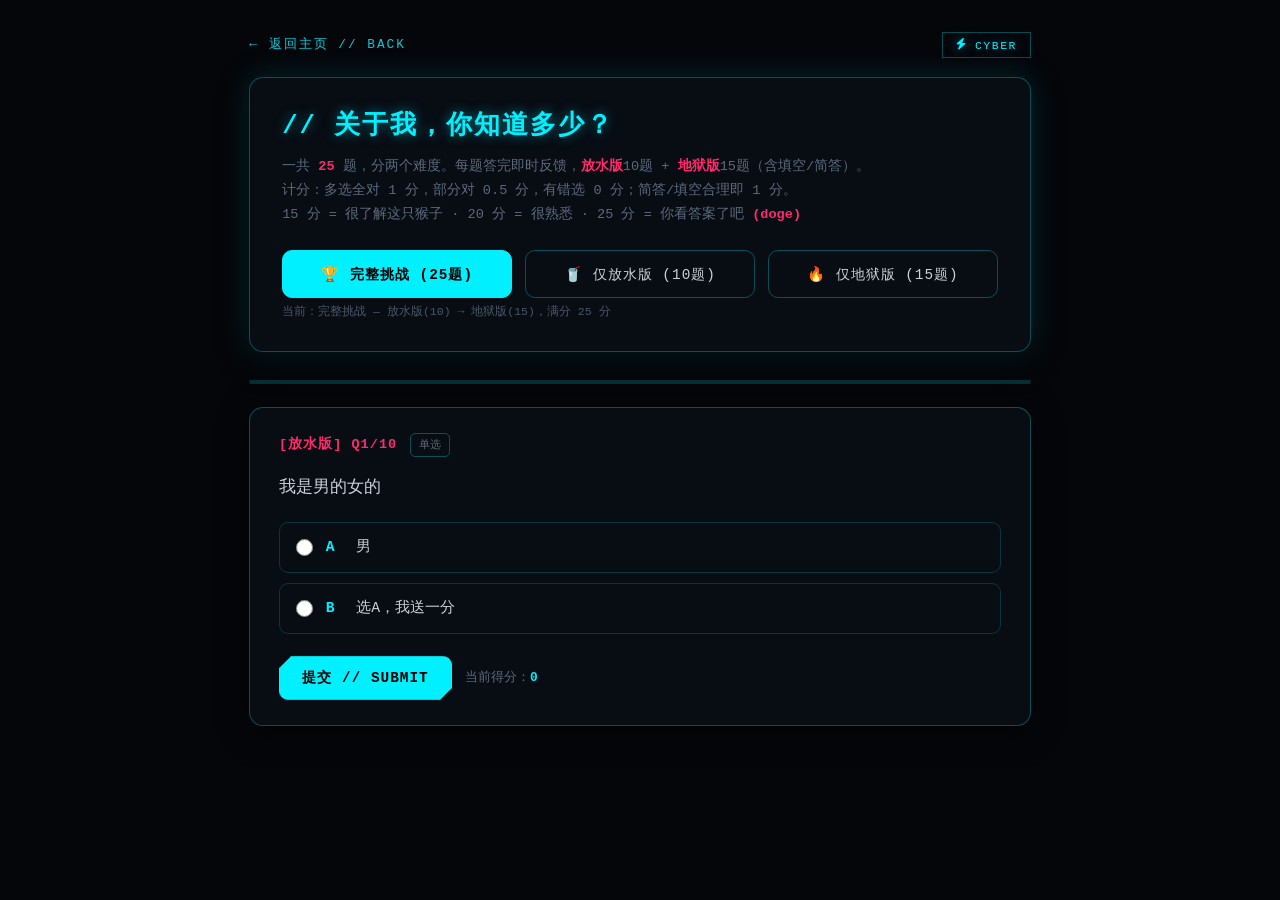
<file: quiz.html>
<!DOCTYPE html>
<html lang="zh-CN" data-theme="cyber">
<head>
<meta charset="UTF-8">
<meta name="viewport" content="width=device-width, initial-scale=1.0">
<title>关于我，你知道多少？ // QUIZ</title>
<link rel="stylesheet" href="https://cdnjs.cloudflare.com/ajax/libs/font-awesome/6.5.2/css/all.min.css">
<link rel="stylesheet" href="style.css">
<script>
  (function(){
    try{
      var t = localStorage.getItem('codej-theme') || 'cyber';
      document.documentElement.setAttribute('data-theme', t);
    }catch(e){}
  })();
</script>
<style>
  /* ============ 问卷样式 ============ */
  .quiz-topbar{ display: flex; align-items: center; justify-content: space-between; margin-bottom: 1.2rem; gap: 1rem; flex-wrap: wrap; }
  .quiz-wrap{ max-width: 820px; margin: 0 auto; padding: 2rem 1.2rem 4rem; }
  .quiz-back{
    display: inline-flex; align-items: center; gap: .5rem;
    color: var(--a1); text-decoration: none; font-size: .8rem;
    letter-spacing: 2px; opacity: .85; transition: opacity .2s;
  }
  .quiz-back:hover{ opacity: 1; text-shadow: var(--glow-a1); }
  .quiz-header{
    border: 1px solid var(--line2); border-radius: 14px; padding: 1.8rem 2rem;
    background: var(--panel); margin-bottom: 1.8rem;
    box-shadow: var(--card-shadow), 0 0 30px var(--line);
  }
  .quiz-title{ font-size: 1.6rem; margin: 0 0 .4rem; color: var(--a1); text-shadow: var(--glow-a1); letter-spacing: 2px; }
  .quiz-sub{ color: var(--dim); font-size: .85rem; line-height: 1.8; }
  .quiz-sub b{ color: var(--a2); }
  .diff-row{ display: flex; gap: .8rem; margin-top: 1.4rem; flex-wrap: wrap; }
  .diff-btn{
    flex: 1; min-width: 140px; padding: .85rem 1rem; border: 1px solid var(--line2);
    background: transparent; color: var(--text); font-family: var(--font); font-size: .9rem;
    border-radius: 10px; cursor: pointer; letter-spacing: 1px; transition: .2s;
  }
  .diff-btn:hover{ border-color: var(--a1); color: var(--a1); box-shadow: 0 0 16px var(--line2); }
  .diff-btn.active{ background: var(--a1); color: #000; border-color: var(--a1); font-weight: 700;
    box-shadow: 0 0 20px var(--glow-a1); }
  .diff-btn.hard.active{ background: var(--a2); color: #fff; border-color: var(--a2); box-shadow: 0 0 20px var(--glow-a2); }
  .diff-hint{ font-size: .72rem; color: var(--dim); margin-top: .3rem; opacity: .8; }

  /* 题卡 */
  .card{
    border: 1px solid var(--line2); border-radius: 14px; padding: 1.6rem 1.8rem;
    background: var(--panel); margin-bottom: 1.4rem;
    box-shadow: var(--card-shadow); position: relative;
  }
  .q-head{ display: flex; align-items: baseline; gap: .8rem; margin-bottom: 1rem; }
  .q-num{ color: var(--a2); font-weight: 700; letter-spacing: 1px; font-size: .85rem; }
  .q-num .total{ color: var(--dim); font-weight: 400; }
  .q-tag{ font-size: .68rem; padding: .15rem .5rem; border: 1px solid var(--line2); border-radius: 5px; color: var(--dim); }
  .q-tag.multi{ color: var(--a3); border-color: var(--a3); }
  .q-text{ font-size: 1.05rem; line-height: 1.75; margin: 0 0 1.2rem; color: var(--text); }
  .opts{ display: flex; flex-direction: column; gap: .6rem; }
  .opt{
    display: flex; align-items: center; gap: .8rem; padding: .8rem 1rem;
    border: 1px solid var(--line); border-radius: 9px; cursor: pointer;
    transition: .18s; background: transparent; font-size: .92rem;
  }
  .opt:hover{ border-color: var(--a1); background: var(--line); }
  .opt input{ accent-color: var(--a1); width: 17px; height: 17px; flex-shrink: 0; }
  .opt .letter{ font-weight: 700; color: var(--a1); min-width: 1.2em; }
  .opt.picked{ border-color: var(--a1); background: var(--line); }
  .opt.correct{ border-color: var(--green); background: color-mix(in srgb, var(--green) 12%, transparent); }
  .opt.correct .letter{ color: var(--green); }
  .opt.wrong{ border-color: var(--a2); background: color-mix(in srgb, var(--a2) 10%, transparent); }
  .opt.wrong .letter{ color: var(--a2); }
  .opt.reveal{ border-color: var(--green); border-style: dashed; }

  .q-input{
    width: 100%; padding: .9rem 1rem; border: 1px solid var(--line2); border-radius: 9px;
    background: transparent; color: var(--text); font-family: var(--font); font-size: .95rem;
    outline: none; box-sizing: border-box;
  }
  .q-input:focus{ border-color: var(--a1); box-shadow: 0 0 14px var(--line2); }
  textarea.q-input{ min-height: 110px; resize: vertical; line-height: 1.7; }

  .action-row{ display: flex; gap: .8rem; margin-top: 1.4rem; align-items: center; flex-wrap: wrap; }
  .btn{
    padding: .7rem 1.4rem; border: 1px solid var(--a1); background: var(--a1);
    color: #000; border-radius: 9px; cursor: pointer; font-family: var(--font);
    font-size: .9rem; font-weight: 700; letter-spacing: 1px; transition: .2s;
  }
  .btn:hover{ box-shadow: 0 0 18px var(--glow-a1); transform: translateY(-2px); }
  .btn:disabled{ opacity: .4; cursor: not-allowed; transform: none; box-shadow: none; }
  .btn.ghost{ background: transparent; color: var(--a1); }
  .btn.ghost:hover{ background: var(--line); }

  .feedback{
    margin-top: 1.2rem; padding: 1rem 1.2rem; border-radius: 10px;
    border: 1px solid var(--line); font-size: .9rem; line-height: 1.7;
    animation: fkIn .3s ease;
  }
  .feedback.ok{ border-color: var(--green); background: color-mix(in srgb, var(--green) 10%, transparent); }
  .feedback.half{ border-color: var(--a3); background: color-mix(in srgb, var(--a3) 10%, transparent); }
  .feedback.ng{ border-color: var(--a2); background: color-mix(in srgb, var(--a2) 10%, transparent); }
  .feedback .tag{ font-weight: 700; letter-spacing: 1px; }
  .feedback .tag.ok{ color: var(--green); }
  .feedback .tag.half{ color: var(--a3); }
  .feedback .tag.ng{ color: var(--a2); }
  .feedback .ans{ margin-top: .4rem; color: var(--dim); font-size: .85rem; }
  .feedback .ans b{ color: var(--a1); }
  @keyframes fkIn{ from{opacity:0;transform:translateY(-6px)} to{opacity:1;transform:none} }

  /* 进度条 */
  .progress{ height: 4px; background: var(--line); border-radius: 4px; overflow: hidden; margin-bottom: 1.4rem; }
  .progress > div{ height: 100%; background: linear-gradient(90deg, var(--a1), var(--a2)); width: 0; transition: width .4s; }

  /* 总分卡 */
  .final{
    text-align: center; padding: 2.5rem 2rem;
    border: 1px solid var(--line2); border-radius: 14px;
    background: var(--panel);
    box-shadow: var(--card-shadow), 0 0 40px var(--line);
  }
  .final .score{ font-size: 4rem; font-weight: 900; color: var(--a1); text-shadow: var(--glow-a1); line-height: 1; }
  .final .score small{ font-size: 1.4rem; color: var(--dim); font-weight: 400; }
  .final .level{ font-size: 1.3rem; margin: .8rem 0; color: var(--a2); text-shadow: var(--glow-a2); }
  .final .desc{ color: var(--dim); line-height: 1.8; font-size: .9rem; max-width: 520px; margin: 0 auto 1.4rem; }
  .breakdown{ display: grid; grid-template-columns: 1fr 1fr; gap: 1rem; margin: 1.2rem 0 1.6rem; }
  .breakdown .b-item{ padding: .8rem; border: 1px solid var(--line); border-radius: 9px; font-size: .85rem; }
  .breakdown .b-item .k{ color: var(--dim); font-size: .75rem; letter-spacing: 1px; }
  .breakdown .b-item .v{ font-size: 1.2rem; color: var(--a1); font-weight: 700; margin-top: .2rem; }

  @media (max-width: 600px){
    .quiz-wrap{ padding: 1rem .7rem 3rem; }
    .quiz-header{ padding: 1.2rem; }
    .quiz-title{ font-size: 1.2rem; }
    .card{ padding: 1.2rem 1rem; }
    .breakdown{ grid-template-columns: 1fr; }
    .final .score{ font-size: 3rem; }
  }
</style>
</head>
<body>

<div class="quiz-wrap">
  <div class="quiz-topbar">
    <a class="quiz-back" href="index.html">← 返回主页 // BACK</a>
    <button id="theme-toggle" class="theme-btn" type="button" aria-label="切换主题"></button>
  </div>

  <header class="quiz-header">
    <h1 class="quiz-title">// 关于我，你知道多少？</h1>
    <p class="quiz-sub">
      一共 <b>25</b> 题，分两个难度。每题答完即时反馈，<b>放水版</b>10题 + <b>地狱版</b>15题（含填空/简答）。<br>
      计分：多选全对 1 分，部分对 0.5 分，有错选 0 分；简答/填空合理即 1 分。<br>
      15 分 = 很了解这只猴子 · 20 分 = 很熟悉 · 25 分 = 你看答案了吧 <b>(doge)</b>
    </p>
    <div class="diff-row">
      <button class="diff-btn active" data-diff="all">🏆 完整挑战 (25题)</button>
      <button class="diff-btn" data-diff="easy">🥤 仅放水版 (10题)</button>
      <button class="diff-btn hard" data-diff="hard">🔥 仅地狱版 (15题)</button>
    </div>
    <div class="diff-hint" id="diff-hint">当前：完整挑战 — 放水版(10) → 地狱版(15)，满分 25 分</div>
  </header>

  <div id="quiz-area"></div>
</div>

<script>
/* ============ 题目数据 ============ */
const QUIZ = {
  easy: [
    { t:'我是男的女的', type:'single', opts:['男','选A，我送一分'], ans:['A'] },
    { t:'我最喜欢以下哪个东西', type:'single', opts:['唱粤语歌','画漫画','旅游','计算机'], ans:['D'] },
    { t:'我最讨厌以下哪个东西', type:'single', opts:['CSS','HTML','Java','C++'], ans:['C'] },
    { t:'我的身高', type:'single', opts:['170-175','175-180','180-185','185+'], ans:['C'] },
    { t:'我的网名是以下哪几个', type:'multi', opts:['CodeJ-40404（也作codej_40404）','Jason Law（也作Jason Lau）','NotANoobro（也作Notanoobro）','6109（也作6_1_0_9）','Lmeow（也作lmeow）','wtfff__lol（也作WTFFF__lol）'], ans:['A','B','D'] },
    { t:'我最擅长的学科是', type:'single', opts:['数学','英语','语文','生物','地理','物理','化学','政治','历史','体育'], ans:['A'] },
    { t:'我什么时候有的现在使用的那台电脑', type:'single', opts:['2022','2023','2024','2025','2026'], ans:['A'] },
    { t:'我周末出门吗', type:'single', opts:['几乎从来不出','仅取快递/买东西','偶尔和父母/同学出门','经常要和父母/同学出门','几乎必定出门'], ans:['B'] },
    { t:'我是什么性格', type:'single', opts:['非常开朗','非常腼腆','熟悉了就开朗了','冷漠'], ans:['C'] },
    { t:'我的外号是哪个', type:'single', opts:['猪大爷','板牙','大馒头','牢杰'], ans:['D'] }
  ],
  hard: [
    { t:'送分题，这题题号是', type:'single', opts:['1','2','3','4','别选我'], ans:['A'] },
    { t:'我的嘴脏程度', type:'single', opts:['100%','50%','67%','13%'], ans:['B'] },
    { t:'我的数学水平如何', type:'multi', opts:['考过120','很差，经常不及格','能做出压轴题','大白卷','会因式分解','会相似三角形','能做出来竞赛题','可以做一些思维题'], ans:['A','C','E','H'] },
    { t:'我最喜欢吃以下哪个菜系', type:'single', opts:['江西菜','湖南菜','东北菜','广东菜','西餐','东南亚菜系','厕所菜系'], ans:['A'] },
    { t:'我祖籍在哪里（或者我3岁前在哪里生活）', type:'single', opts:['湖南湘潭','江西九江','广东佛山','江西南昌','广东东莞','辽宁沈阳','日本东京'], ans:['B'] },
    { t:'我多少岁（给熟人送分）', type:'single', opts:['13','14','12','18'], ans:['A'] },
    { t:'选出真的选项', type:'multi', opts:['我擅长小提琴','我从未骨折过','我偏瘦','我家的车是大众','我吃不了辣','我会说家乡话'], ans:['C','D'] },
    { t:'我的微信情况', type:'multi', opts:['经常发67','经常和同学在微信聊天','和同学在微信里聊天的少','几乎不发朋友圈','朋友圈比较热闹','有5-10个朋友','有10-15个朋友'], ans:['A','C','E','G'] },
    { t:'我用的什么操作系统', type:'single', opts:['Linux Ubuntu','鸿蒙','macOS','Windows'], ans:['D'] },
    { t:'我一般（常）用什么IDE', type:'multi', opts:['Visual Studio','Trae','Pycharm','IDEA IntelliJ','CLion','Vim','Emacs','VS Code','Dev-C++'], ans:['A','B'] },
    { t:'我帅不帅', type:'multi', opts:['很帅','非常帅','特别帅','极度帅','吴彦祖','不帅','67'], ans:['A','B','C','D','E'] },
    { t:'我有什么平台的账号', type:'multi', opts:['微信','抖音','QQ','GitHub','GitLab','Stack Overflow','Steam','X','Telegram','Instagram','YouTube','Reddit','CSDN','企业微信'], ans:['A','B','C','D','M'] },
    { t:'我讨厌什么', type:'multi', opts:['蜘蛛蜈蚣蚰蜒毛毛虫爬虫蠕虫','吃辣的东西','考砸','大家都话痨','大家都潜水','冬天','夏天'], ans:['A','C','E'] },
    { t:'（防满分）填空题：我得知成绩时一般是什么反应', type:'fill', ans:['手抵','嘴边','瞳孔放大','震惊','啊','我靠'], ansText:'手抵在嘴边然后瞳孔放大非常震惊，然后统一的"啊？"和"我靠"（无论好坏）' },
    { t:'开放题：你对我有什么评价', type:'short', ans:'（不为空即给分）' }
  ]
};

/* ============ 状态 ============ */
let state = { mode:'all', idx:0, score:0, answers:[] };

const $ = s => document.querySelector(s);
const area = $('#quiz-area');

function buildList(mode){
  if(mode==='easy') return QUIZ.easy.map(q=>({...q, part:'放水版'}));
  if(mode==='hard') return QUIZ.hard.map(q=>({...q, part:'地狱版'}));
  return [
    ...QUIZ.easy.map(q=>({...q, part:'放水版'})),
    ...QUIZ.hard.map(q=>({...q, part:'地狱版'}))
  ];
}

function setMode(m){
  state = { mode:m, idx:0, score:0, answers:[] };
  document.querySelectorAll('.diff-btn').forEach(b=>{
    b.classList.toggle('active', b.dataset.diff===m);
  });
  const hint = m==='all' ? '当前：完整挑战 — 满分 25 分'
            : m==='easy' ? '当前：仅放水版 — 看看你是不是路人'
            : '当前：仅地狱版 — 不定项选择，小心有坑';
  $('#diff-hint').textContent = hint;
  render();
}

document.querySelectorAll('.diff-btn').forEach(b=>b.onclick=()=>setMode(b.dataset.diff));

/* ============ 评分 ============ */
function grade(q, picked, text){
  if(q.type==='short') return text.trim() ? 1 : 0;
  if(q.type==='fill'){
    if(!text.trim()) return 0;
    const lower = text.toLowerCase();
    let hits = q.ans.filter(k=>lower.includes(k.toLowerCase())).length;
    return hits >= Math.ceil(q.ans.length/2) ? 1 : 0;
  }
  const ans = new Set(q.ans), pick = new Set(picked);
  let correct=0, wrong=0;
  pick.forEach(p=> ans.has(p)?correct++:wrong++);
  const missing = ans.size - correct;
  if(wrong>0) return 0;
  if(missing===0) return 1;
  if(correct>0) return 0.5;
  return 0;
}

function optLabel(i){ return String.fromCharCode(65+i); }

/* ============ 渲染 ============ */
function render(){
  const list = buildList(state.mode);
  const total = list.length;
  if(state.idx >= total){ renderFinal(); return; }
  const q = list[state.idx];
  const progress = (state.idx/total)*100;
  let typeTag = q.type==='multi' ? '多选' : q.type==='fill' ? '填空' : q.type==='short' ? '简答' : '单选';
  let typeCls = q.type==='multi' ? 'multi' : '';
  let qLabel;
  if(state.mode==='all'){
    const partStart = q.part==='放水版' ? 0 : QUIZ.easy.length;
    const localIdx = state.idx - partStart + 1;
    const partTotal = q.part==='放水版' ? QUIZ.easy.length : QUIZ.hard.length;
    qLabel = `[${q.part}] Q${localIdx}/${partTotal}`;
  } else {
    qLabel = `Q${state.idx+1}/${total}`;
  }

  let html = `<div class="progress"><div style="width:${progress}%"></div></div>`;
  html += `<div class="card" id="q-card">`;
  html += `<div class="q-head"><span class="q-num">${qLabel}</span><span class="q-tag ${typeCls}">${typeTag}</span></div>`;
  html += `<p class="q-text">${q.t}</p>`;

  if(q.type==='single'||q.type==='multi'){
    html += `<div class="opts" id="opts">`;
    q.opts.forEach((o,i)=>{
      const L = optLabel(i);
      html += `<label class="opt" data-letter="${L}">`;
      html += `<input type="${q.type==='multi'?'checkbox':'radio'}" name="q" value="${L}">`;
      html += `<span class="letter">${L}</span><span>${o}</span>`;
      html += `</label>`;
    });
    html += `</div>`;
  } else if(q.type==='fill'){
    html += `<input type="text" class="q-input" id="qinput" placeholder="在这里输入你的答案…">`;
  } else if(q.type==='short'){
    html += `<textarea class="q-input" id="qinput" placeholder="简答：不为空即得分，合理即满分…"></textarea>`;
  }

  html += `<div class="action-row">`;
  html += `<button class="btn" id="submit-btn">提交 // SUBMIT</button>`;
  html += `<span style="color:var(--dim);font-size:.8rem">当前得分：<b style="color:var(--a1)">${state.score}</b></span>`;
  html += `</div>`;
  html += `<div id="fb"></div>`;
  html += `</div>`;
  area.innerHTML = html;

  // 绑定
  if(q.type==='single'||q.type==='multi'){
    document.querySelectorAll('.opt').forEach(o=>{
      o.onclick = e=>{
        if(o.classList.contains('locked')) return;
        const inp = o.querySelector('input');
        if(e.target.tagName!=='INPUT') inp.checked = !inp.checked;
        o.classList.toggle('picked', inp.checked);
      };
    });
  }
  $('#submit-btn').onclick = submit;
}

/* ============ 提交 ============ */
function submit(){
  const list = buildList(state.mode);
  const q = list[state.idx];
  let picked=[], text='';
  if(q.type==='single'||q.type==='multi'){
    document.querySelectorAll('.opt input:checked').forEach(i=>picked.push(i.value));
    if(!picked.length){ alert('请先选择一个选项'); return; }
  } else {
    text = document.querySelector('#qinput').value;
    if(!text.trim() && q.type==='fill'){ alert('请输入答案'); return; }
  }
  const score = grade(q, picked, text);
  state.score += score;
  state.answers.push({q:q.t, score, picked, text});

  // 反馈
  const fb = $('#fb');
  let cls = score===1 ? 'ok' : score===0.5 ? 'half' : 'ng';
  let tag = score===1 ? '✓ 完全正确 +1' : score===0.5 ? '◐ 部分正确 +0.5' : '✗ 回答错误 +0';
  let ansHtml = '';
  if(q.type==='single'||q.type==='multi'){
    const ansText = q.ans.map(l=>l+'. '+q.opts[l.charCodeAt(0)-65]).join('，');
    ansHtml = `<div class="ans">正确答案：<b>${ansText}</b></div>`;
    document.querySelectorAll('.opt').forEach(o=>{
      o.classList.add('locked');
      const L = o.dataset.letter;
      const isAns = q.ans.includes(L);
      const isPick = picked.includes(L);
      if(isAns) o.classList.add('correct');
      else if(isPick) o.classList.add('wrong');
      o.querySelector('input').disabled = true;
    });
  } else {
    ansHtml = `<div class="ans">参考答案：<b>${q.ansText||q.ans}</b></div>`;
  }
  fb.innerHTML = `<div class="feedback ${cls}"><span class="tag ${cls}">${tag}</span>${ansHtml}</div>`;

  const btn = $('#submit-btn');
  const isLast = state.idx+1 >= list.length;
  btn.textContent = isLast ? '查看总分 // RESULT' : '下一题 // NEXT';
  btn.classList.add('ghost');
  btn.onclick = ()=>{ state.idx++; render(); };
}

/* ============ 总分 ============ */
function renderFinal(){
  const list = buildList(state.mode);
  const total = list.length;
  const pct = (state.score/total)*100;
  let level, desc;
  if(state.score >= total*0.95){ level='你看答案了吧?'; desc='这个分数已经不是了解了，建议当我肚子里的蛔虫。'; }
  else if(state.score >= total*0.8){ level='很熟悉我'; desc='这分数很可以。'; }
  else if(state.score >= total*0.5){ level='挺了解的'; desc='基本盘清楚了。'; }
  else { level='???'; desc='才这么点分？我们可能需要重新认识一下。'; }

  if(state.mode==='easy' && state.score===total) level = '放水满分，试试地狱版！';
  if(state.mode==='hard' && state.score===total) level = '恭喜！！！（偷看答案了吧';
  if(state.mode==='all' && state.score===25) level = '满分！满分啊！';

  const html = `
    <div class="progress"><div style="width:100%"></div></div>
    <div class="final">
      <div class="score">${state.score}<small> / ${total}</small></div>
      <div class="level">${level}</div>
      <p class="desc">${desc}</p>
      <div class="breakdown">
        <div class="b-item"><div class="k">正确率</div><div class="v">${pct.toFixed(0)}%</div></div>
        <div class="b-item"><div class="k">已答题数</div><div class="v">${total} / ${total}</div></div>
      </div>
      <div class="action-row" style="justify-content:center;flex-wrap:wrap">
        <button class="btn ghost" onclick="setMode('all')">🏆 重玩完整挑战</button>
        <button class="btn ghost" onclick="setMode('easy')">只刷放水版</button>
        <button class="btn" onclick="setMode('hard')">只刷地狱版</button>
        <a class="btn ghost" href="index.html" style="text-decoration:none">← 回主页</a>
      </div>
    </div>`;
  area.innerHTML = html;
  window.scrollTo({top:0,behavior:'smooth'});
}

/* ============ 主题切换 ============ */
var THEMES = [
  { id: 'modern', name: 'MODERN', icon: 'fa-feather' },
  { id: 'star',   name: 'STAR',   icon: 'fa-star' },
  { id: 'cyber',  name: 'CYBER',  icon: 'fa-bolt' },
  { id: 'glass',  name: 'GLASS',  icon: 'fa-droplet' },
  { id: 'pixel',  name: '8BIT',   icon: 'fa-terminal' }
];
var qThemeBtn = document.getElementById('theme-toggle');
function qCurrentTheme(){ return document.documentElement.dataset.theme || 'cyber'; }
function qApplyTheme(id){
  document.documentElement.dataset.theme = id;
  try{ localStorage.setItem('codej-theme', id); }catch(e){}
  var t = THEMES.find(function(x){ return x.id===id; });
  if(qThemeBtn && t){
    qThemeBtn.innerHTML = '<i class="fas ' + t.icon + '"></i> ' + t.name;
    var next = THEMES[(THEMES.indexOf(t)+1) % THEMES.length];
    qThemeBtn.title = '切换主题 → ' + next.name;
  }
}
if(qThemeBtn){
  qThemeBtn.addEventListener('click', function(){
    var idx = THEMES.findIndex(function(t){ return t.id === qCurrentTheme(); });
    qApplyTheme(THEMES[(idx+1) % THEMES.length].id);
  });
}
qApplyTheme(qCurrentTheme());

render();

</script>
</body>
</html>
</file>
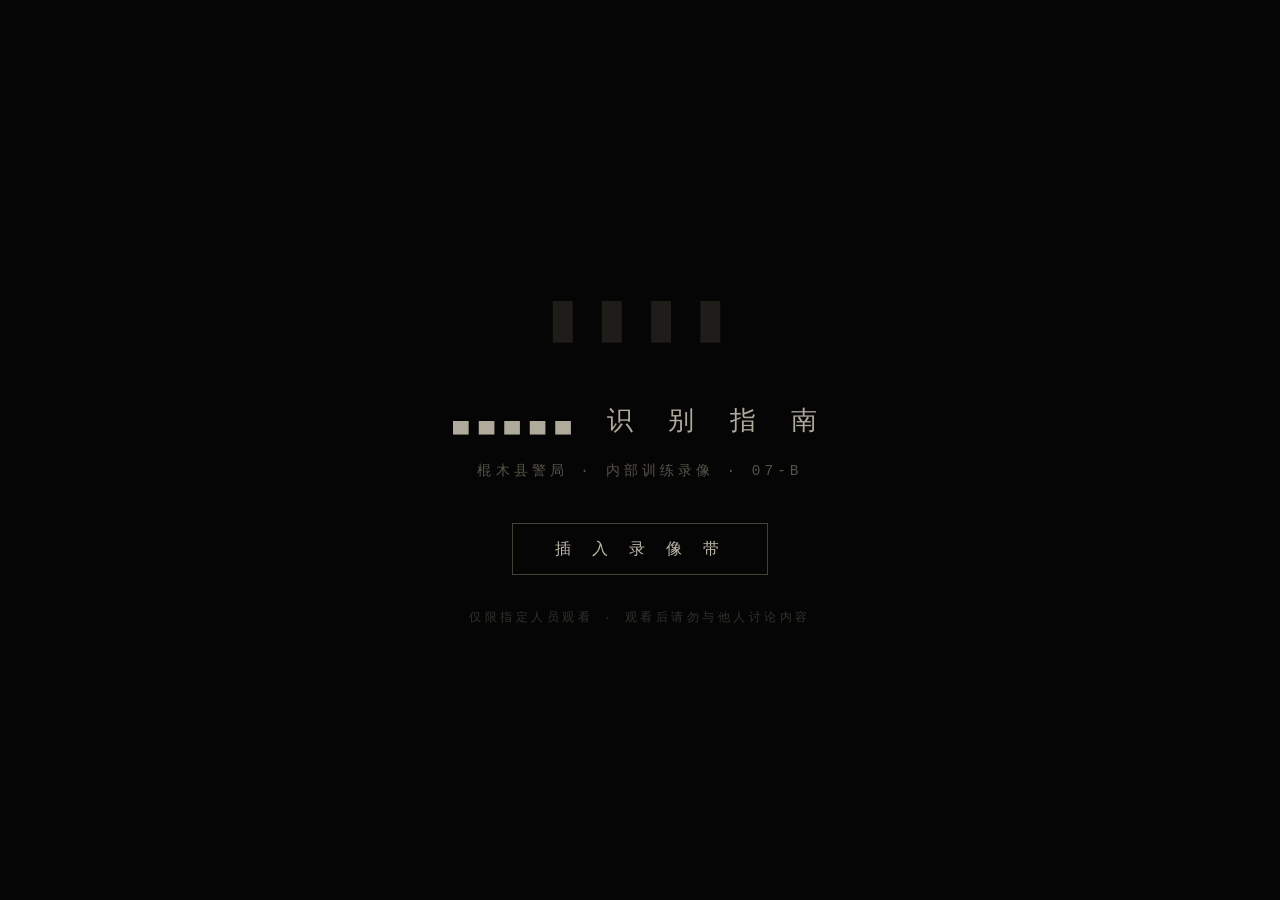
<file: VHS.html>
<!DOCTYPE html>
<html lang="zh-CN">
<head>
<meta charset="UTF-8">
<meta name="viewport" content="width=device-width,initial-scale=1,viewport-fit=cover">
<title>录像带 07-B</title>
<style>
  *{margin:0;padding:0;box-sizing:border-box}
  html,body{height:100%;background:#000;overflow:hidden;font-family:"Courier New",Courier,monospace;-webkit-font-smoothing:none}
  #vhs{position:fixed;inset:0;background:#000;overflow:hidden;user-select:none}

  #screen{
    position:absolute;inset:0;
    filter:blur(0.55px) contrast(1.18) saturate(0.62) brightness(0.9) sepia(0.08);
    animation:jitter 4.1s infinite steps(1);
    overflow:hidden;
  }
  @keyframes jitter{
    0%,100%{transform:translate(0,0)}
    9%{transform:translate(1px,-1px)}
    17%{transform:translate(-1px,1px)}
    29%{transform:translate(1px,1px)}
    41%{transform:translate(-1px,0)}
    56%{transform:translate(0,-1px)}
    68%{transform:translate(1px,1px)}
    81%{transform:translate(-1px,-1px)}
    93%{transform:translate(1px,0)}
  }
  #screen.glitch{animation:glitchJump .09s infinite!important}
  @keyframes glitchJump{
    0%{transform:translate(0,0) skewX(0)}
    20%{transform:translate(-10px,2px) skewX(2deg);filter:blur(2px) contrast(1.7) saturate(0.2)}
    45%{transform:translate(7px,-4px) skewX(-2.5deg);filter:blur(0.8px) contrast(2) saturate(0.15)}
    70%{transform:translate(-4px,1px) skewX(1.2deg);filter:blur(3px) contrast(1.4) saturate(0.45)}
    100%{transform:translate(0,0) skewX(0)}
  }

  #bg{position:absolute;inset:0;background:#0b0b0b;transition:background .04s}
  #bg.colorbar{
    background:linear-gradient(90deg,
      #b0b0b0 0 14.28%,#b0b000 14.28% 28.56%,#00b0b0 28.56% 42.84%,
      #00b000 42.84% 57.12%,#b000b0 57.12% 71.4%,#b00000 71.4% 85.68%,#0000b0 85.68% 100%);
  }
  #bg.dark{background:#080706}
  #bg.deep{background:#030303}
  #bg.black{background:#000000}
  #bg.blue{background:#0a1240}

  #textLayer{
    position:absolute;inset:0;
    display:flex;flex-direction:column;
    align-items:center;justify-content:center;
    text-align:center;
    padding:0 7vw;
    z-index:10;
    color:#e4dfd2;
    line-height:1.7;
    letter-spacing:0.06em;
    text-shadow:
      1.8px 0 rgba(255,0,60,.42),
     -1.8px 0 rgba(0,200,255,.36),
      0 0 8px rgba(0,0,0,.9);
  }
  .slide{width:100%;display:none}
  .slide.on{display:block}

  .hint{font-size:clamp(12px,2.1vmin,20px);letter-spacing:.7em;color:#d4cfc2}
  .kicker{font-size:clamp(13px,2.3vmin,24px);letter-spacing:.55em;color:#b3ada0}
  .big{font-size:clamp(17px,3.9vmin,42px);font-weight:700;letter-spacing:.08em;margin-bottom:.45em}
  .mid{font-size:clamp(14px,2.7vmin,28px);letter-spacing:.12em;line-height:1.9}
  .small{font-size:clamp(11px,1.8vmin,18px);color:#bdb7aa;letter-spacing:.2em;margin-top:1.6em}

  .figure-row{
    display:flex;justify-content:center;align-items:flex-end;
    gap:clamp(28px,8vw,100px);
    margin:1.1em 0 .5em;
  }
  .figure-item{display:flex;flex-direction:column;align-items:center;gap:.65em}
  .figure-item .label{
    font-size:clamp(10px,1.7vmin,15px);
    letter-spacing:.28em;
    color:#b8b2a5;
    border:1px solid rgba(210,205,190,.32);
    padding:.35em .95em;
    text-shadow:none;
  }
  .figure-item .label.bad{border-color:rgba(200,55,55,.55);color:#c46a6a}

  .stick-svg{
    width:clamp(76px,15vmin,140px);
    height:auto;
    filter:drop-shadow(0 0 4px rgba(0,0,0,.8));
  }
  .stick-svg .body-line{
    stroke:#ddd8cb;
    stroke-width:7;
    stroke-linecap:round;
    stroke-linejoin:round;
    fill:none;
  }
  .stick-svg .body-head{fill:#ddd8cb;stroke:none}
  .stick-svg .eye{fill:#0b0b0b}
  .stick-svg.bad .body-line{stroke:#b85a5a}
  .stick-svg.bad .body-head{fill:#b85a5a}
  .stick-svg.bad .eye{fill:#080706}
  .stick-svg .mark{
    stroke:#a02020;stroke-width:4.2;stroke-linecap:round;fill:none;
  }
  .stick-svg .mark-dot{fill:#8a1a1a}

  .mirror-row{
    display:flex;justify-content:center;align-items:center;
    gap:clamp(18px,4vw,44px);
    margin:1em 0 .4em;
  }
  .mirror-divider{
    width:1px;height:clamp(80px,16vmin,150px);
    background:linear-gradient(to bottom,transparent,rgba(200,200,190,.35),transparent);
  }
  .mirror-flip{transform:scaleX(-1)}

  .quiz{
    display:flex;justify-content:center;gap:clamp(16px,5vw,52px);
    margin-top:1.3em;flex-wrap:wrap;
  }
  .option{
    font-family:inherit;
    font-size:clamp(11px,1.9vmin,18px);
    letter-spacing:.18em;
    padding:.7em 1.6em;
    background:transparent;
    border:1px solid rgba(210,205,190,.4);
    color:#d0cabd;
    cursor:pointer;
    transition:none;
    text-shadow:inherit;
  }
  .option:hover{background:rgba(210,205,190,.14);border-color:#d0cabd}
  .option.wrong{border-color:#8a1a1a;color:#c85050;background:rgba(100,0,0,.15)}

  .voice-wave{
    display:flex;gap:clamp(3px,0.6vw,6px);
    align-items:center;justify-content:center;
    height:clamp(28px,6vmin,50px);
    margin:1.1em 0 .3em;
  }
  .voice-wave span{
    width:clamp(2px,0.4vw,4px);
    height:100%;
    background:linear-gradient(to top,rgba(184,90,90,.12),rgba(184,90,90,.85));
    transform-origin:center;
    animation:wavePulse .55s ease-in-out infinite ▄▄▄▄▄▄▄▄▄▄;
  }
  .voice-wave span:nth-child(3n){animation-delay:.15s}
  .voice-wave span:nth-child(3n+1){animation-delay:.3s}
  .voice-wave span:nth-child(4n){animation-duration:.4s}
  .voice-wave span:nth-child(5n){animation-duration:.7s;animation-delay:.1s}
  @keyframes wavePulse{
    0%{transform:scaleY(.12);opacity:.3}
    100%{transform:scaleY(1);opacity:.92}
  }

  #noise{position:absolute;inset:0;width:100%;height:100%;image-rendering:pixelated;z-index:20;opacity:.24;mix-blend-mode:screen;pointer-events:none}
  .scanlines{
    position:absolute;inset:-4px;z-index:21;pointer-events:none;
    background:repeating-linear-gradient(to bottom,
      rgba(0,0,0,.44) 0px,rgba(0,0,0,.44) 1px,
      transparent 1px,transparent 3px);
  }
  .tracking{
    position:absolute;left:0;right:0;height:11%;z-index:22;pointer-events:none;
    background:linear-gradient(to bottom,transparent,rgba(255,255,255,.055) 45%,rgba(255,255,255,.015) 55%,transparent);
    animation:trackMove 9s linear infinite;
  }
  @keyframes trackMove{from{top:108%}to{top:-18%}}
  .vignette{
    position:absolute;inset:0;z-index:23;pointer-events:none;
    background:radial-gradient(ellipse at 50% 50%,transparent 34%,rgba(0,0,0,.86) 100%);
    box-shadow:inset 0 0 18vmin rgba(0,0,0,.85);
  }
  .chroma{
    position:absolute;inset:0;z-index:19;pointer-events:none;mix-blend-mode:screen;opacity:.16;
    background:linear-gradient(90deg,rgba(255,0,0,.07),transparent 30%,transparent 70%,rgba(0,180,255,.07));
  }

  #osd{
    position:absolute;top:4.5%;right:5%;z-index:40;pointer-events:none;
    color:#eae6da;text-align:right;letter-spacing:.1em;
    text-shadow:2px 2px 0 #000,0 0 6px #000;
  }
  #osdMode{font-size:clamp(13px,2.1vmin,22px);font-weight:700;margin-bottom:.2em}
  #osdMode .rec{animation:blink 1.6s steps(1) infinite}
  @keyframes blink{50%{opacity:0}}
  #osdTime{font-size:clamp(11px,1.7vmin,18px);opacity:.88}

  #controls{
    position:absolute;left:0;right:0;bottom:0;z-index:50;
    padding:12px 16px;display:flex;align-items:center;gap:12px;
    background:linear-gradient(to top,rgba(0,0,0,.9),transparent);
    opacity:0;transition:opacity .4s;pointer-events:none;
  }
  #vhs:hover #controls{opacity:1;pointer-events:auto}
  .vbtn{
    width:38px;height:38px;border:1px solid rgba(255,255,255,.32);background:rgba(15,15,15,.7);
    color:#ccc;font-size:14px;cursor:pointer;display:flex;align-items:center;justify-content:center;
    font-family:inherit;transition:none;
  }
  .vbtn:hover{background:rgba(255,255,255,.15);color:#fff;border-color:#fff}
  .vlabel{margin-left:auto;font-size:10px;letter-spacing:.3em;color:rgba(255,255,255,.35)}

  #boot{
    position:absolute;inset:0;z-index:100;background:#050505;
    display:flex;flex-direction:column;align-items:center;justify-content:center;
    text-align:center;padding:0 8vw;color:#807b6f;
    cursor:pointer;transition:opacity .7s;
  }
  #boot.hide{opacity:0;pointer-events:none}
  #boot .tape-mark{font-size:clamp(30px,8vmin,70px);letter-spacing:.1em;color:#1f1d19;margin-bottom:.6em}
  #boot h1{font-size:clamp(16px,2.9vmin,30px);font-weight:500;color:#b0aa9d;letter-spacing:.38em;margin-bottom:.9em}
  #boot .sub{font-size:clamp(10px,1.6vmin,15px);letter-spacing:.28em;color:#565248;margin-bottom:3em}
  #playBtn{
    font-family:inherit;font-size:clamp(12px,1.8vmin,17px);letter-spacing:.35em;
    padding:14px 42px;color:#c0baac;background:transparent;border:1px solid #444036;
    cursor:pointer;transition:all .3s;
  }
  #playBtn:hover{color:#080808;background:#c0baac;border-color:#c0baac}
  #boot .foot{margin-top:3em;font-size:clamp(8px,1.3vmin,12px);letter-spacing:.3em;color:#35322c}

  #cut{position:absolute;inset:0;background:#000;z-index:90;opacity:0;pointer-events:none;transition:none}
  #cut.on{opacity:1}

  #flash{position:absolute;inset:0;z-index:80;opacity:0;pointer-events:none;background:#000;display:flex;align-items:center;justify-content:center}
  #flash.on{opacity:1}
  #flash svg{width:66vmin;height:66vmin;filter:blur(1px) contrast(1.8)}
</style>
</head>
<body>

<div id="vhs">
  <div id="screen">
    <div id="bg" class="dark"></div>

    <div id="textLayer">
      <div class="slide on" data-slide="0">
        <div class="hint"> 棍 木 县 警 局 · 内 部 训 练 资 料</div>
        <div class="small" style="margin-top:2.2em;letter-spacing:.4em;color:#918c7f">请勿转录 · 请勿外传 · 编号 07-B</div>
      </div>
      <div class="slide" data-slide="1">
        <div class="kicker">▄▄▄识别指南</div>
        <div class="small">▄▄▄▄▄▄▄▄▄▄ IDENTIFICATION PROTOCOL</div>
      </div>
      <div class="slide" data-slide="2">
        <div class="mid">你身边的人，可能已经不是原来那个人了。</div>
        <div class="figure-row">
          <div class="figure-item">
            <svg class="stick-svg" viewBox="0 0 100 150">
              <circle class="body-head" cx="50" cy="26" r="14"/>
              <line class="body-line" x1="50" y1="40" x2="50" y2="88"/>
              <line class="body-line" x1="50" y1="52" x2="28" y2="76"/>
              <line class="body-line" x1="50" y1="52" x2="72" y2="76"/>
              <line class="body-line" x1="50" y1="88" x2="34" y2="128"/>
              <line class="body-line" x1="50" y1="88" x2="66" y2="128"/>
            </svg>
            <span class="label">人 类</span>
          </div>
          <div class="figure-item">
            <svg class="stick-svg bad" viewBox="0 0 100 150">
              <circle class="body-head" cx="50" cy="22" r="16"/>
              <line class="body-line" x1="50" y1="38" x2="50" y2="92"/>
              <line class="body-line" x1="50" y1="50" x2="20" y2="82"/>
              <line class="body-line" x1="50" y1="50" x2="80" y2="82"/>
              <line class="body-line" x1="50" y1="92" x2="28" y2="134"/>
              <line class="body-line" x1="50" y1="92" x2="72" y2="134"/>
              <circle class="eye" cx="43" cy="20" r="2.6"/>
              <circle class="eye" cx="57" cy="20" r="2.6"/>
              <circle class="mark-dot" cx="20" cy="82" r="3"/>
              <circle class="mark-dot" cx="80" cy="82" r="3"/>
            </svg>
            <span class="label bad">▄▄▄▄▄▄▄▄▄▄▄▄▄▄</span>
          </div>
        </div>
        <div class="small">注意面部比例、肢体长度与站姿的细微差异。</div>
      </div>
      <div class="slide" data-slide="3">
        <div class="kicker">法 则 一</div>
        <div class="mid" style="margin-top:.7em">观察其是否符合生物学特征。</div>
        <div class="figure-row" style="margin-top:.9em">
          <div class="figure-item">
            <svg class="stick-svg bad" viewBox="0 0 100 160">
              <circle class="body-head" cx="50" cy="24" r="15"/>
              <line class="body-line" x1="50" y1="39" x2="50" y2="94"/>
              <line class="body-line" x1="50" y1="52" x2="16" y2="98"/>
              <line class="body-line" x1="50" y1="52" x2="84" y2="98"/>
              <line class="body-line" x1="50" y1="94" x2="32" y2="146"/>
              <line class="body-line" x1="50" y1="94" x2="68" y2="146"/>
              <line class="mark" x1="12" y1="44" x2="30" y2="56"/>
              <line class="mark" x1="70" y1="56" x2="88" y2="44"/>
            </svg>
            <span class="label bad">肢 体 比 例 异 常</span>
          </div>
        </div>
        <div class="small">手臂过长、手指数量不对、关节反向弯曲。</div>
      </div>
      <div class="slide" data-slide="4">
        <div class="small" style="letter-spacing:.62em;color:#4f4c44;margin-top:0">信 号 丢 失</div>
        <div class="hint" style="margin-top:2em;color:#332f2a;letter-spacing:.9em">· · ·</div>
        <div class="small" style="color:#2e2b26;letter-spacing:.34em">TAPE 07-B · SEGMENT MISSING</div>
      </div>
      <div class="slide" data-slide="5">
        <div class="kicker">法 则 二</div>
        <div class="mid" style="margin-top:.7em">如果这个人一直盯着你，超过三秒，不眨眼。</div>
        <div class="small" style="margin-top:1.3em;color:#d0cabd">你该怎么做？</div>
        <div class="quiz">
          <button class="option" data-answer="wrong">上 前 询 问</button>
          <button class="option" data-answer="right">移 开 视 线，离 开 房 间</button>
          <button class="option" data-answer="wrong">继 续 对 视</button>
        </div>
      </div>
      <div class="slide" data-slide="6">
        <div class="kicker">法 则 三</div>
        <div class="mid" style="margin-top:.7em">叫他们的名字。如果回答得太快——</div>
        <div class="big" style="color:#c85050;margin-top:.5em">那不是他们。</div>
        <div class="small">▄▄学习了你的声音，但它还没有学会犹豫。</div>
      </div>
      <div class="slide" data-slide="7">
        <div class="kicker">法 则 四</div>
        <div class="mid" style="margin-top:.7em">镜子里的人，永远比你慢半拍。</div>
        <div class="mirror-row">
          <div class="figure-item">
            <svg class="stick-svg" viewBox="0 0 100 150">
              <circle class="body-head" cx="50" cy="26" r="14"/>
              <line class="body-line" x1="50" y1="40" x2="50" y2="88"/>
              <line class="body-line" x1="50" y1="52" x2="28" y2="76"/>
              <line class="body-line" x1="50" y1="52" x2="72" y2="76"/>
              <line class="body-line" x1="50" y1="88" x2="34" y2="128"/>
              <line class="body-line" x1="50" y1="88" x2="66" y2="128"/>
            </svg>
          </div>
          <div class="mirror-divider"></div>
          <div class="figure-item mirror-flip">
            <svg class="stick-svg bad" viewBox="0 0 100 150">
              <circle class="body-head" cx="50" cy="26" r="14"/>
              <line class="body-line" x1="50" y1="40" x2="50" y2="88"/>
              <line class="body-line" x1="50" y1="52" x2="24" y2="82"/>
              <line class="body-line" x1="50" y1="52" x2="76" y2="70"/>
              <line class="body-line" x1="50" y1="88" x2="34" y2="128"/>
              <line class="body-line" x1="50" y1="88" x2="66" y2="128"/>
              <circle class="eye" cx="44" cy="23" r="2.6"/>
              <circle class="eye" cx="56" cy="23" r="2.6"/>
            </svg>
          </div>
        </div>
        <div class="big" style="color:#c85050;margin-top:.2em">如果它先动了——不要回头。</div>
        <div class="small">玻璃、水面、熄屏的手机，都算镜子。</div>
      </div>
      <div class="slide" data-slide="8">
        <div class="kicker">案 例 档 案 · 07-B-3</div>
        <div class="mid" style="margin-top:1.2em">“今晚来我家吧，我做了饭。”</div>
        <div class="small">—— 来 自 M · ▄▄▄ 的 短 信<br>发 送 时 间：23:47</div>
      </div>
      <div class="slide" data-slide="9">
        <div class="mid">门 没 锁。</div>
        <div class="small" style="color:#96605a">灯 是 灭 的。</div>
      </div>
      <div class="slide" data-slide="10">
        <div class="big" style="color:#c85050">有 什 么 东 西 在 厨 房 里。</div>
        <div class="small">它 站 着，没 有 呼 吸。</div>
      </div>
      <div class="slide" data-slide="11">
        <div class="mid">他 躲 进 了 卧 室。</div>
        <div class="small">门 锁 上 了。</div>
        <div class="small" style="color:#96605a;margin-top:1.4em">脚 步 声 停 在 了 门 外。</div>
      </div>
      <div class="slide" data-slide="12">
        <div class="kicker">门 外 · 00:12</div>
        <div class="mid" style="margin-top:1em">“你 开 门 啊。”</div>
        <div class="voice-wave"></div>
        <div class="small" style="color:#96605a">那 是 ▄▄▄ 的 声 音，但 语 调 不 太 对。</div>
      </div>
      <div class="slide" data-slide="13">
        <div class="mid">“我 们 不 是 朋 友 吗？”</div>
        <div class="voice-wave"></div>
        <div class="small" style="color:#96605a">“你 总 是 这 样，把 自 己 关 起 来。”</div>
      </div>
      <div class="slide" data-slide="14">
        <div class="mid">“我 数 到 十。”</div>
        <div class="voice-wave"></div>
        <div class="big" style="color:#c85050;margin-top:.5em">“一。”</div>
      </div>
      <div class="slide" data-slide="15">
        <div class="mid">“二。”</div>
        <div class="small">“三。”</div>
        <div class="voice-wave"></div>
        <div class="small" style="color:#96605a;margin-top:1.2em">声 音 是 从 门 缝 下 面 传 来 的。</div>
      </div>
      <div class="slide" data-slide="16">
        <div class="mid" style="color:#d4cfc2">“你 的 朋 友 已 经 不 在 了。”</div>
        <div class="small" style="color:#96605a">“但 我 可 以 是 他。”</div>
      </div>
      <div class="slide" data-slide="17">
        <div class="hint" style="color:#332f2a;letter-spacing:.9em">· · ·</div>
        <div class="small" style="color:#2e2b26;letter-spacing:.34em;margin-top:2em">SIGNAL LOST · 案 例 中 断</div>
      </div>
      <div class="slide" data-slide="18">
        <div class="kicker">官 方 应 对 原 则</div>
        <div class="mid" style="margin-top:.9em;line-height:2.1">
          T — 报告你的情况<br>
          H — 拖延▄▄的行动<br>
          I — 分辨▄▄的类型<br>
          N — 击杀▄▄（如安全）<br>
          <span style="color:#c85050">K — ？ ？ ？</span>
        </div>
        <div class="small">（信号干扰……）</div>
      </div>
      <div class="slide" data-slide="19">
        <div class="kicker">录 像 带 损 坏</div>
        <div class="mid" style="margin-top:1em;color:#c46a6a">
          K — KILL YOURSELF<br>
          <span style="font-size:.7em;letter-spacing:.2em">这里容不下你们两个。</span>
        </div>
        <div class="small" style="margin-top:1.4em">K — KNOW YOUR PLACE IN REALITY</div>
        <div class="small" style="color:#96605a">相信你自己的存〱ꏦꢜ..?在。</div>
      </div>
      <div class="slide" data-slide="20">
        <div class="mid" style="color:#d4cfc2">……</div>
        <div class="big" style="margin-top:.6em;color:#b03030">:)</div>
      </div>
      <div class="slide" data-slide="21">
        <div class="mid" style="color:#68625a">录像带结束</div>
        <div class="small">请将录像带交还指定人员。</div>
        <div class="small" style="color:#3d3a34;letter-spacing:.3em">C.N.M.B. · 07-B · 观看后请勿与他人讨论</div>
      </div>
    </div>
    <canvas id="noise"></canvas>
    <div class="chroma"></div>
    <div class="scanlines"></div>
    <div class="tracking"></div>
    <div class="vignette"></div>
  </div>

  <div id="osd">
    <div id="osdMode"><span class="rec">▶</span> PLAY <span style="opacity:.5">SP</span></div>
    <div id="osdTime">00:00:00:00</div>
  </div>

  <div id="controls">
    <button class="vbtn" id="btnPlay" title="播放/暂停">⏸</button>
    <button class="vbtn" id="btnFF" title="快进">⏩</button>
    <button class="vbtn" id="btnRew" title="重放">⟲</button>
    <button class="vbtn" id="btnMute" title="静音">🔊</button>
    <span class="vlabel">TAPE 07-B · N.C.E.C. · DO NOT COPY</span>
  </div>

  <div id="cut"></div>

  <div id="flash">
    <svg viewBox="0 0 200 260">
      <circle cx="100" cy="40" r="30" fill="none" stroke="#a02020" stroke-width="6"/>
      <line x1="100" y1="70" x2="100" y2="170" stroke="#a02020" stroke-width="6"/>
      <line x1="100" y1="95" x2="40" y2="150" stroke="#a02020" stroke-width="6"/>
      <line x1="100" y1="95" x2="160" y2="150" stroke="#a02020" stroke-width="6"/>
      <line x1="100" y1="170" x2="60" y2="245" stroke="#a02020" stroke-width="6"/>
      <line x1="100" y1="170" x2="140" y2="245" stroke="#a02020" stroke-width="6"/>
      <circle cx="88" cy="36" r="6" fill="#8a0000"/>
      <circle cx="112" cy="36" r="6" fill="#8a0000"/>
    </svg>
  </div>

  <div id="boot">
    <div class="tape-mark">▮▮▮▮</div>
    <h1>▄▄▄▄▄ 识 别 指 南</h1>
    <div class="sub">棍木县警局 · 内部训练录像 · 07-B</div>
    <button id="playBtn">插 入 录 像 带</button>
    <div class="foot">仅限指定人员观看 · 观看后请勿与他人讨论内容</div>
  </div>

</div>

<script>
(function(){
  'use strict';

  const TIMELINE = [
    { slide:0,  dur:6.0,  bg:'colorbar', fx:'beep' },
    { slide:1,  dur:4.5,  bg:'blue',     fx:null },
    { slide:2,  dur:7.0,  bg:'dark',     fx:'cut' },
    { slide:3,  dur:7.5,  bg:'dark',     fx:null },
    { slide:4,  dur:3.5,  bg:'black',    fx:'tapeGap' },
    { slide:5,  dur:9.0,  bg:'dark',     fx:null, quiz:true },
    { slide:6,  dur:6.5,  bg:'dark',     fx:'glitchSoft' },
    { slide:7,  dur:7.5,  bg:'dark',     fx:null },
    { slide:8,  dur:8.0,  bg:'deep',     fx:'smsPing' },
    { slide:9,  dur:7.0,  bg:'deep',     fx:'cut' },
    { slide:10, dur:8.0,  bg:'deep',     fx:'glitchSoft' },
    { slide:11, dur:7.0,  bg:'deep',     fx:'lockClick' },
    { slide:12, dur:11.0, bg:'black',    fx:'voice1' },
    { slide:13, dur:12.0, bg:'black',    fx:'voice2' },
    { slide:14, dur:12.0, bg:'black',    fx:'voice3' },
    { slide:15, dur:12.0, bg:'black',    fx:'voice4' },
    { slide:16, dur:10.0, bg:'deep',     fx:'voice5' },
    { slide:17, dur:5.0,  bg:'black',    fx:'tapeGap' },
    { slide:18, dur:7.5,  bg:'dark',     fx:null },
    { slide:19, dur:8.5,  bg:'deep',     fx:'glitchHard' },
    { slide:20, dur:6.0,  bg:'deep',     fx:'flashStick' },
    { slide:21, dur:7.5,  bg:'black',    fx:'end' }
  ];
  const vhs      = document.getElementById('vhs');
  const screenEl = document.getElementById('screen');
  const bg       = document.getElementById('bg');
  const slides   = Array.from(document.querySelectorAll('.slide'));
  const noiseCv  = document.getElementById('noise');
  const osdMode  = document.getElementById('osdMode');
  const osdTime  = document.getElementById('osdTime');
  const boot     = document.getElementById('boot');
  const playBtn  = document.getElementById('playBtn');
  const btnPlay  = document.getElementById('btnPlay');
  const btnFF    = document.getElementById('btnFF');
  const btnRew   = document.getElementById('btnRew');
  const btnMute  = document.getElementById('btnMute');
  const cutEl    = document.getElementById('cut');
  const flashEl  = document.getElementById('flash');

  const NW=160, NH=90;
  noiseCv.width=NW; noiseCv.height=NH;
  const nctx=noiseCv.getContext('2d');
  const nImg=nctx.createImageData(NW,NH);
  const nData=nImg.data;
  let nTick=0;

  function drawNoise(){
    nTick++;
    if(nTick%2!==0) return;
    for(let i=0;i<nData.length;i+=4){
      const v=Math.random()*255;
      nData[i]=v; nData[i+1]=v*0.94; nData[i+2]=v*0.82;
      nData[i+3]=Math.random()*120;
    }
    nctx.putImageData(nImg,0,0);
  }
  const A = {
    ctx:null, master:null, muted:false, started:false,
    init(){
      if(this.started) return;
      const AC=window.AudioContext||window.webkitAudioContext;
      if(!AC) return;
      this.ctx=new AC();
      this.master=this.ctx.createGain();
      this.master.gain.value=0.5;
      this.master.connect(this.ctx.destination);
      this.started=true;

      const len=this.ctx.sampleRate*2;
      const buf=this.ctx.createBuffer(1,len,this.ctx.sampleRate);
      const ch=buf.getChannelData(0);
      for(let i=0;i<len;i++) ch[i]=(Math.random()*2-1)*0.55;
      const src=this.ctx.createBufferSource();
      src.buffer=buf; src.loop=true;
      const hp=this.ctx.createBiquadFilter();
      hp.type='highpass'; hp.frequency.value=1100;
      const g=this.ctx.createGain(); g.gain.value=0.02;
      src.connect(hp); hp.connect(g); g.connect(this.master);
      src.start();

      const osc=this.ctx.createOscillator();
      const og=this.ctx.createGain();
      osc.type='sine'; osc.frequency.value=46;
      og.gain.value=0.016;
      osc.connect(og); og.connect(this.master); osc.start();
    },
    beep(f,d){
      if(!this.ctx||this.muted) return;
      const c=this.ctx, o=c.createOscillator(), g=c.createGain();
      o.type='square'; o.frequency.value=f||980;
      g.gain.value=0.025;
      o.connect(g); g.connect(this.master);
      const t=c.currentTime;
      o.start(t);
      g.gain.setValueAtTime(0.025,t);
      g.gain.exponentialRampToValueAtTime(0.0001,t+(d||0.45));
      o.stop(t+(d||0.45)+0.05);
    },
    burst(d,bright){
      if(!this.ctx||this.muted) return;
      const c=this.ctx;
      const len=Math.max(0.06,d||0.18);
      const buf=c.createBuffer(1,Math.floor(c.sampleRate*len),c.sampleRate);
      const dd=buf.getChannelData(0);
      for(let i=0;i<dd.length;i++) dd[i]=(Math.random()*2-1)*Math.pow(1-i/dd.length,2.2);
      const s=c.createBufferSource(); s.buffer=buf;
      const bp=c.createBiquadFilter(); bp.type='bandpass';
      bp.frequency.value=450+(bright||1)*900; bp.Q.value=1.2;
      const g=c.createGain(); g.gain.value=0.12;
      s.connect(bp); bp.connect(g); g.connect(this.master);
      s.start();
    },
    lowSwell(d){
      if(!this.ctx||this.muted) return;
      const c=this.ctx, o=c.createOscillator(), g=c.createGain();
      o.type='sine'; o.frequency.value=33;
      g.gain.value=0.0001;
      o.connect(g); g.connect(this.master);
      const t=c.currentTime;
      o.start(t);
      g.gain.exponentialRampToValueAtTime(0.085,t+0.3);
      g.gain.exponentialRampToValueAtTime(0.0001,t+(d||1.5));
      o.stop(t+(d||1.5)+0.1);
    },
    toggleMute(){
      if(!this.ctx) return this.muted;
      this.muted=!this.muted;
      this.master.gain.setValueAtTime(this.muted?0.0001:0.5,this.ctx.currentTime);
      return this.muted;
    }
  };

  const Voice = {
    formants: [
      [730, 1090, 2440], // a
      [270, 2290, 3010], // i
      [300,  870, 2240], // u
      [530, 1840, 2480], // e
      [570,  840, 2410], // o
      [660, 1720, 2410]  // ae
    ],

    /**
     * @returns {number}
     */
    speak(ctx, dest, count, opts){
      if(!ctx) return 0;
      const basePitch = opts.pitch || 110;
      const jitter    = opts.jitter || 0.02;
      let t = ctx.currentTime + 0.08;
      const start = t;
      for(let i=0;i<count;i++){
        const dur = (opts.syllableDur || 0.13) * (0.7 + Math.random()*0.6);
        this.syllable(ctx, dest, t, dur, basePitch, jitter, opts);
        t += dur;
        
        t += Math.random() < 0.22 ? 0.22 : 0.03;
      }
      return t - start;
    },

    syllable(ctx, dest, t, dur, basePitch, jitter, opts){
      const vowel = this.formants[Math.floor(Math.random()*this.formants.length)];
      const shift = opts.formantShift || 1;
      const osc = ctx.createOscillator();
      osc.type = opts.wave || 'sawtooth';
      const p0 = basePitch * (1 + (Math.random()-0.5)*jitter);
      const p1 = basePitch * 1.12 * (1 + (Math.random()-0.5)*jitter);
      const p2 = basePitch * 0.90 * (1 + (Math.random()-0.5)*jitter);
      osc.frequency.setValueAtTime(p0, t);
      osc.frequency.linearRampToValueAtTime(p1, t + dur*0.4);
      osc.frequency.linearRampToValueAtTime(p2, t + dur);
      const sum = ctx.createGain();
      sum.gain.value = 1.8;
      const filters = [];
      [vowel[0]*shift, vowel[1]*shift, vowel[2]*shift].forEach((f,i)=>{
        const bp = ctx.createBiquadFilter();
        bp.type = 'bandpass';
        bp.frequency.value = f;
        bp.Q.value = 12 - i*3;
        osc.connect(bp);
        bp.connect(sum);
        filters.push(bp);
      });
      const env = ctx.createGain();
      env.gain.setValueAtTime(0.0001, t);
      env.gain.exponentialRampToValueAtTime(0.32, t + 0.015);
      env.gain.exponentialRampToValueAtTime(0.0001, t + dur);
      let node = sum;
      if(opts.distortion){
        const ws = ctx.createWaveShaper();
        ws.curve = this.makeCurve(opts.distortion);
        ws.oversample = '2x';
        node.connect(ws);
        node = ws;
      }
      if(opts.ringMod){
        const ring = ctx.createGain();
        ring.gain.value = 0.5;
        const ro = ctx.createOscillator();
        ro.type = 'sine';
        ro.frequency.value = opts.ringMod;
        const rg = ctx.createGain();
        rg.gain.value = 0.5;
        ro.connect(rg);
        rg.connect(ring.gain);
        node.connect(ring);
        node = ring;
        ro.start(t);
        ro.stop(t + dur + 0.02);
      }
      node.connect(env);
      const lp = ctx.createBiquadFilter();
      lp.type = 'lowpass';
      lp.frequency.value = opts.lowpass || 1800;
      lp.Q.value = 0.8;
      env.connect(lp);
      lp.connect(dest);
      osc.start(t);
      osc.stop(t + dur + 0.05);
    },
    makeCurve(amount){
      const n = 8192;
      const curve = new Float32Array(n);
      const deg = Math.PI/180;
      for(let i=0;i<n;i++){
        const x = (i*2)/n - 1;
        curve[i] = ((3+amount)*x*20*deg)/(Math.PI + amount*Math.abs(x));
      }
      return curve;
    },
    throughDoor(ctx, dest){
      const lp = ctx.createBiquadFilter();
      lp.type = 'lowpass';
      lp.frequency.value = 850;
      lp.Q.value = 1.2;

      const delay = ctx.createDelay();
      delay.delayTime.value = 0.012;
      const fb = ctx.createGain();
      fb.gain.value = 0.22;
      lp.connect(delay);
      delay.connect(fb);
      fb.connect(delay);

      const out = ctx.createGain();
      out.gain.value = 0.8;
      lp.connect(out);
      delay.connect(out);
      out.connect(dest);
      return lp;
    },

    roomMuffled(ctx, dest){
      const lp = ctx.createBiquadFilter();
      lp.type = 'lowpass';
      lp.frequency.value = 500;
      lp.Q.value = 0.7;
      const g = ctx.createGain();
      g.gain.value = 0.9;
      lp.connect(g);
      g.connect(dest);
      return lp;
    }
  };
  const VP = {
    friend:   { pitch:128, jitter:0.02, formantShift:1.00, lowpass:2000, syllableDur:0.12 },
    alt1:     { pitch: 78, jitter:0.15, formantShift:0.85, lowpass:1400, distortion:18, ringMod:53, syllableDur:0.16 },
    alt2:     { pitch: 62, jitter:0.22, formantShift:0.78, lowpass:1000, distortion:35, ringMod:37, syllableDur:0.18 },
    alt3:     { pitch: 55, jitter:0.30, formantShift:0.70, lowpass: 800, distortion:50, ringMod:29, syllableDur:0.20 }
  };

  const FX = {
    beep(){
      A.beep(980,0.55);
      setTimeout(()=>A.beep(980,0.55),1600);
      setTimeout(()=>A.beep(980,1.6),3200);
    },
    cut(){
      A.burst(0.2,0.5);
      cutEl.classList.add('on');
      setTimeout(()=>cutEl.classList.remove('on'),70);
    },
    tapeGap(){
      A.burst(0.5,0.3);
      A.lowSwell(1.2);
      screenEl.classList.add('glitch');
      setTimeout(()=>screenEl.classList.remove('glitch'),240);
      setTimeout(()=>{
        cutEl.classList.add('on');
        setTimeout(()=>cutEl.classList.remove('on'),110);
      },600);
    },
    glitchSoft(){
      A.burst(0.12,1.0);
      screenEl.classList.add('glitch');
      setTimeout(()=>screenEl.classList.remove('glitch'),380);
    },
    glitchHard(){
      A.burst(0.4,2.2); A.lowSwell(1.8);
      screenEl.classList.add('glitch');
      setTimeout(()=>screenEl.classList.remove('glitch'),1000);
      setTimeout(()=>{
        cutEl.classList.add('on');
        setTimeout(()=>cutEl.classList.remove('on'),50);
      },420);
      setTimeout(()=>{
        cutEl.classList.add('on');
        setTimeout(()=>cutEl.classList.remove('on'),90);
      },900);
    },
    flashStick(){
      A.burst(0.25,2.6); A.lowSwell(1.2);
      flashEl.classList.add('on');
      setTimeout(()=>flashEl.classList.remove('on'),140);
      setTimeout(()=>{
        flashEl.classList.add('on');
        setTimeout(()=>flashEl.classList.remove('on'),80);
      },420);
    },
    end(){
      A.lowSwell(2.5);
      screenEl.style.animation='none';
      screenEl.offsetHeight;
      screenEl.style.animation='';
    },


    smsPing(){
      A.beep(1400,0.12);
      setTimeout(()=>A.beep(1400,0.12),180);
      setTimeout(()=>A.beep(1800,0.08),360);
    },

    lockClick(){
      A.burst(0.12,0.3);
      A.beep(220,0.06);
    },
    voice1(){
      if(!A.ctx || A.muted) return;
      for(let i=0;i<3;i++){
        setTimeout(()=>{
          A.burst(0.18,0.15);
          A.beep(70,0.1);
        }, i*420);
      }
      setTimeout(()=>{
        if(!A.ctx) return;
        const dest = Voice.throughDoor(A.ctx, A.master);
        Voice.speak(A.ctx, dest, 4, VP.friend);
      }, 2000);
    },

    voice2(){
      if(!A.ctx || A.muted) return;
      const dest = Voice.roomMuffled(A.ctx, A.master);
      setTimeout(()=>Voice.speak(A.ctx, dest, 5, VP.alt1), 300);
      setTimeout(()=>Voice.speak(A.ctx, dest, 4, VP.alt2), 3400);
    },

    voice3(){
      if(!A.ctx || A.muted) return;
      const dest = Voice.roomMuffled(A.ctx, A.master);
      setTimeout(()=>Voice.speak(A.ctx, dest, 3, VP.alt2), 200);
      setTimeout(()=>Voice.speak(A.ctx, dest, 1, VP.alt3), 2600);
    },

    voice4(){
      if(!A.ctx || A.muted) return;
      const dest = Voice.roomMuffled(A.ctx, A.master);
      setTimeout(()=>Voice.speak(A.ctx, dest, 1, VP.alt3), 200);
      setTimeout(()=>Voice.speak(A.ctx, dest, 1, VP.alt2), 1600);
      setTimeout(()=>Voice.speak(A.ctx, dest, 3, VP.alt1), 3200);
    },

    voice5(){
      if(!A.ctx || A.muted) return;
      const dest = Voice.roomMuffled(A.ctx, A.master);
      setTimeout(()=>Voice.speak(A.ctx, dest, 6, VP.alt1), 300);
      setTimeout(()=>Voice.speak(A.ctx, dest, 4, VP.alt3), 4600);
    }
  };

  let playing=false, elapsed=0, lastT=0;
  let segIdx=0, segElapsed=0, waitingQuiz=false;

  function pad(n){ return n<10?'0'+n:''+n; }
  function updateOSD(){
    const h=Math.floor(elapsed/3600), m=Math.floor((elapsed%3600)/60),
          s=Math.floor(elapsed%60), f=Math.floor((elapsed%1)*30);
    osdTime.textContent=pad(h)+':'+pad(m)+':'+pad(s)+':'+pad(f);
  }
  function setMode(){
    osdMode.innerHTML = playing
      ? '<span class="rec">▶</span> PLAY <span style="opacity:.5">SP</span>'
      : '<span class="rec">❚❚</span> PAUSE <span style="opacity:.5">SP</span>';
  }

  function showSlide(idx){
    slides.forEach(s=>s.classList.remove('on'));
    if(slides[idx]) slides[idx].classList.add('on');
    const seg=TIMELINE[idx];
    if(seg && seg.bg) bg.className=seg.bg;
    if(seg && seg.fx && FX[seg.fx]) FX[seg.fx]();
  }

  function goNext(){
    if(segIdx>=TIMELINE.length-1){
      playing=false; setMode(); return;
    }
    segIdx++;
    segElapsed=0;
    const seg=TIMELINE[segIdx];
    showSlide(seg.slide);
    waitingQuiz=!!seg.quiz;
    if(waitingQuiz){
      playing=false; setMode();
    }
  }

  function tick(now){
    if(playing){
      if(!lastT) lastT=now;
      const dt=Math.min(0.1,(now-lastT)/1000);
      lastT=now;
      elapsed+=dt; segElapsed+=dt;
      updateOSD();

      if(!waitingQuiz){
        const seg=TIMELINE[segIdx];
        if(segElapsed>=seg.dur) goNext();
      }
    } else { lastT=0; }
    drawNoise();
    requestAnimationFrame(tick);
  }
  document.querySelectorAll('.option').forEach(btn=>{
    btn.addEventListener('click',function(){
      const ans=this.dataset.answer;
      if(ans==='wrong'){
        this.classList.add('wrong');
        A.burst(0.25,0.6);
        screenEl.classList.add('glitch');
        setTimeout(()=>screenEl.classList.remove('glitch'),260);
        flashEl.classList.add('on');
        setTimeout(()=>flashEl.classList.remove('on'),100);
        return;
      }
      A.beep(1200,0.2);
      this.classList.remove('wrong');
      const slideEl=slides[5];      // 法则二 + 问答
      if(!slideEl.dataset.feedback){
        slideEl.dataset.feedback='1';
        slideEl.innerHTML += '<div class="small" style="color:#8a857a;margin-top:1.4em">正确。不要相信它。</div>';
      }
      waitingQuiz=false;
      playing=true;
      lastT=0;
      setMode();
      setTimeout(()=>{ goNext(); },400);
    });
  });
  function startPlayback(){
    A.init();
    boot.classList.add('hide');
    cutEl.classList.add('on');
    setTimeout(()=>cutEl.classList.remove('on'),120);

    segIdx=0; segElapsed=0; elapsed=0; waitingQuiz=false;
    showSlide(0);
    playing=true; lastT=0; setMode();
    requestAnimationFrame(tick);
  }
  playBtn.addEventListener('click',startPlayback);

  btnPlay.addEventListener('click',()=>{
    if(!A.started){ A.init(); }
    playing=!playing; lastT=0; setMode();
    if(playing){ A.beep(1000,0.08); } else { A.burst(0.08,0.5); }
  });

  btnFF.addEventListener('click',()=>{
    if(!A.started) return;
    A.burst(0.12,1.4);
    if(segIdx<TIMELINE.length-1){
      goNext();
    }
  });

  btnRew.addEventListener('click',()=>{
    elapsed=0; segIdx=0; segElapsed=0; waitingQuiz=false;
    bg.className='colorbar';
    cutEl.classList.add('on');
    A.burst(0.3,0.8);
    setTimeout(()=>{
      cutEl.classList.remove('on');
      showSlide(0);
      playing=true; lastT=0; setMode(); updateOSD();
    },260);
  });

  btnMute.addEventListener('click',()=>{
    if(!A.started) A.init();
    const m=A.toggleMute();
    btnMute.textContent=m?'🔇':'🔊';
  });

  document.addEventListener('keydown',e=>{
    if(e.code==='Space'){ e.preventDefault(); if(!A.started) startPlayback(); else btnPlay.click(); }
    if(e.code==='ArrowRight'){ btnFF.click(); }
    if(e.code==='KeyM'){ btnMute.click(); }
  });
  document.querySelectorAll('.voice-wave').forEach(el=>{
    if(el.children.length) return;
    const n = 18;
    for(let i=0;i<n;i++){
      el.appendChild(document.createElement('span'));
    }
  });

  updateOSD(); setMode();
  requestAnimationFrame(function bootNoise(){
    drawNoise();
    requestAnimationFrame(bootNoise);
  });

})();
</script>
</body>
</html>
</file>
<file: style.css>
/* ============================================================
   CodeJ-40404.github.io — 共享样式
   五套主题：cyber(赛博朋克) / star(星空) / modern(简约现代) / glass(液态玻璃) / pixel(8bit终端)
   ============================================================ */

/* ---------- 主题变量 ---------- */
html[data-theme="cyber"] {
  --bg: #05060a;
  --bg-image: none;
  --nav-bg: rgba(5, 6, 10, 0.85);
  --panel: rgba(10, 14, 22, 0.82);
  --panel2: rgba(6, 8, 14, 0.92);
  --panel3: rgba(0, 240, 255, 0.05);
  --text: #c9d1d9;
  --dim: #5c6a7e;
  --a1: #00f0ff;
  --a2: #ff2a6d;
  --a3: #ffe600;
  --green: #39ff8e;
  --line: rgba(0, 240, 255, 0.18);
  --line2: rgba(0, 240, 255, 0.3);
  --title: #ffffff;
  --title-glow: 0 0 18px rgba(0, 240, 255, 0.45);
  --glow-a1: 0 0 12px rgba(0, 240, 255, 0.5);
  --glow-a2: 0 0 8px rgba(255, 42, 109, 0.5);
  --glow-a3: 0 0 10px rgba(255, 230, 0, 0.4);
  --font: 'Cascadia Code', 'JetBrains Mono', Consolas, 'Courier New', monospace;
  --radius: 0px;
  --btn-radius: 0px;
  --btn-clip: polygon(12px 0, 100% 0, 100% calc(100% - 12px), calc(100% - 12px) 100%, 0 100%, 0 12px);
  --btn1-bg: linear-gradient(90deg, #00f0ff, #00b8ff);
  --btn1-color: #000;
  --btn1-shadow: 0 0 20px rgba(0, 240, 255, 0.45);
  --btn1-shadow-h: 0 0 34px rgba(0, 240, 255, 0.85);
  --btn2-color: #ff2a6d;
  --btn2-bg: rgba(255, 42, 109, 0.06);
  --btn2-border: rgba(255, 42, 109, 0.5);
  --btn2-bg-h: rgba(255, 42, 109, 0.18);
  --btn2-shadow-h: 0 0 22px rgba(255, 42, 109, 0.4);
  --card-shadow: 0 8px 30px rgba(0, 0, 0, 0.6);
  --scroll-bg: #07090f;
  --scroll-thumb: linear-gradient(#00f0ff, #ff2a6d);
  --sel-bg: #ff2a6d;
  --sel-color: #000;
}

html[data-theme="star"] {
  --bg: #06040f;
  --bg-image:
    radial-gradient(ellipse 80% 50% at 70% -10%, rgba(124, 77, 255, 0.22), transparent 60%),
    radial-gradient(ellipse 60% 40% at 15% 110%, rgba(33, 150, 243, 0.16), transparent 60%);
  --nav-bg: rgba(8, 5, 20, 0.8);
  --panel: rgba(18, 13, 38, 0.72);
  --panel2: rgba(12, 8, 28, 0.9);
  --panel3: rgba(179, 136, 255, 0.07);
  --text: #d8d4ec;
  --dim: #8a83a8;
  --a1: #b388ff;
  --a2: #82b1ff;
  --a3: #ffd166;
  --green: #8ff0c4;
  --line: rgba(179, 136, 255, 0.22);
  --line2: rgba(179, 136, 255, 0.42);
  --title: #f3efff;
  --title-glow: 0 0 24px rgba(179, 136, 255, 0.5);
  --glow-a1: 0 0 12px rgba(179, 136, 255, 0.45);
  --glow-a2: 0 0 8px rgba(130, 177, 255, 0.45);
  --glow-a3: 0 0 10px rgba(255, 209, 102, 0.4);
  --font: 'Cascadia Code', 'JetBrains Mono', Consolas, 'Courier New', monospace;
  --radius: 8px;
  --btn-radius: 8px;
  --btn-clip: none;
  --btn1-bg: linear-gradient(90deg, #b388ff, #7c9eff);
  --btn1-color: #0b0616;
  --btn1-shadow: 0 0 20px rgba(179, 136, 255, 0.4);
  --btn1-shadow-h: 0 0 30px rgba(179, 136, 255, 0.7);
  --btn2-color: #d8c7ff;
  --btn2-bg: rgba(179, 136, 255, 0.08);
  --btn2-border: rgba(179, 136, 255, 0.45);
  --btn2-bg-h: rgba(179, 136, 255, 0.2);
  --btn2-shadow-h: 0 0 20px rgba(179, 136, 255, 0.4);
  --card-shadow: 0 8px 30px rgba(0, 0, 0, 0.5);
  --scroll-bg: #0a0616;
  --scroll-thumb: linear-gradient(#b388ff, #82b1ff);
  --sel-bg: #b388ff;
  --sel-color: #0b0616;
}

html[data-theme="modern"] {
  --bg: #f5f6f8;
  --bg-image: none;
  --nav-bg: rgba(255, 255, 255, 0.88);
  --panel: #ffffff;
  --panel2: #ffffff;
  --panel3: #f3f4f6;
  --text: #1f2430;
  --dim: #6b7280;
  --a1: #4f6ef7;
  --a2: #f43f5e;
  --a3: #f59e0b;
  --green: #0ea5e9;
  --line: rgba(15, 23, 42, 0.1);
  --line2: rgba(15, 23, 42, 0.2);
  --title: #111827;
  --title-glow: none;
  --glow-a1: none;
  --glow-a2: none;
  --glow-a3: none;
  --font: 'Segoe UI', system-ui, -apple-system, 'PingFang SC', 'Microsoft YaHei', sans-serif;
  --radius: 12px;
  --btn-radius: 10px;
  --btn-clip: none;
  --btn1-bg: linear-gradient(90deg, #4f6ef7, #6d8dff);
  --btn1-color: #fff;
  --btn1-shadow: 0 4px 14px rgba(79, 110, 247, 0.35);
  --btn1-shadow-h: 0 6px 20px rgba(79, 110, 247, 0.5);
  --btn2-color: #4f6ef7;
  --btn2-bg: #ffffff;
  --btn2-border: rgba(15, 23, 42, 0.15);
  --btn2-bg-h: #eef1ff;
  --btn2-shadow-h: 0 4px 14px rgba(79, 110, 247, 0.25);
  --card-shadow: 0 4px 16px rgba(15, 23, 42, 0.08);
  --scroll-bg: #eceef1;
  --scroll-thumb: #c3c9d4;
  --sel-bg: #4f6ef7;
  --sel-color: #fff;
}

html[data-theme="glass"] {
  --bg: #e9f0fb;
  --glass-photo: url('fengjing.png');
  --bg-image:
    linear-gradient(165deg, rgba(246, 250, 255, 0.86) 0%, rgba(238, 244, 255, 0.7) 48%, rgba(243, 248, 255, 0.84) 100%),
    radial-gradient(ellipse 65% 55% at 12% 0%, rgba(125, 211, 252, 0.38), transparent 65%),
    radial-gradient(ellipse 60% 50% at 92% 8%, rgba(216, 180, 254, 0.32), transparent 65%),
    var(--glass-photo);
  --nav-bg: rgba(255, 255, 255, 0.55);
  --panel: rgba(255, 255, 255, 0.55);
  --panel2: rgba(255, 255, 255, 0.42);
  --panel3: rgba(255, 255, 255, 0.38);
  --text: #1c2742;
  --dim: #5b6584;
  --a1: #2f7cf6;
  --a2: #a855f7;
  --a3: #06b6d4;
  --green: #059669;
  --line: rgba(120, 145, 200, 0.22);
  --line2: rgba(120, 145, 200, 0.35);
  --title: #0f1a3a;
  --title-glow: none;
  --glow-a1: 0 0 10px rgba(47, 124, 246, 0.25);
  --glow-a2: 0 0 10px rgba(168, 85, 247, 0.22);
  --glow-a3: 0 0 10px rgba(6, 182, 212, 0.22);
  --font: 'Segoe UI', system-ui, -apple-system, 'PingFang SC', 'Microsoft YaHei', sans-serif;
  --radius: 18px;
  --btn-radius: 14px;
  --btn-clip: none;
  --btn1-bg: linear-gradient(100deg, #2f7cf6, #8b5cf6);
  --btn1-color: #fff;
  --btn1-shadow: 0 10px 24px rgba(47, 124, 246, 0.28);
  --btn1-shadow-h: 0 14px 32px rgba(139, 92, 246, 0.4);
  --btn2-color: #2f7cf6;
  --btn2-bg: rgba(255, 255, 255, 0.55);
  --btn2-border: rgba(120, 145, 200, 0.35);
  --btn2-bg-h: rgba(255, 255, 255, 0.8);
  --btn2-shadow-h: 0 10px 24px rgba(47, 124, 246, 0.18);
  --card-shadow: 0 8px 32px rgba(80, 110, 170, 0.12), inset 0 1px 0 rgba(255, 255, 255, 0.8);
  --scroll-bg: #e9eefb;
  --scroll-thumb: linear-gradient(#2f7cf6, #a855f7);
  --sel-bg: #2f7cf6;
  --sel-color: #fff;
}

html[data-theme="pixel"] {
  --bg: #030805;
  --bg-image:
    radial-gradient(ellipse 70% 50% at 50% -10%, rgba(51, 255, 102, 0.1), transparent 65%),
    repeating-linear-gradient(0deg, rgba(51, 255, 102, 0.035) 0 1px, transparent 1px 4px),
    repeating-linear-gradient(90deg, rgba(51, 255, 102, 0.025) 0 1px, transparent 1px 4px);
  --nav-bg: rgba(3, 8, 5, 0.92);
  --panel: rgba(6, 18, 10, 0.9);
  --panel2: rgba(4, 12, 7, 0.95);
  --panel3: rgba(51, 255, 102, 0.06);
  --text: #b8ffc8;
  --dim: #4f8a5f;
  --a1: #33ff66;
  --a2: #ffb000;
  --a3: #00e5ff;
  --green: #33ff66;
  --line: rgba(51, 255, 102, 0.22);
  --line2: rgba(51, 255, 102, 0.42);
  --title: #d8ffe2;
  --title-glow: 0 0 12px rgba(51, 255, 102, 0.55);
  --glow-a1: 0 0 10px rgba(51, 255, 102, 0.5);
  --glow-a2: 0 0 10px rgba(255, 176, 0, 0.45);
  --glow-a3: 0 0 10px rgba(0, 229, 255, 0.4);
  --font: 'Courier New', 'Cascadia Code', 'JetBrains Mono', monospace;
  --radius: 0px;
  --btn-radius: 0px;
  --btn-clip: none;
  --btn1-bg: #33ff66;
  --btn1-color: #031007;
  --btn1-shadow: 4px 4px 0 #0b3b1c;
  --btn1-shadow-h: 4px 4px 0 #17612f;
  --btn2-color: #33ff66;
  --btn2-bg: transparent;
  --btn2-border: rgba(51, 255, 102, 0.55);
  --btn2-bg-h: rgba(51, 255, 102, 0.12);
  --btn2-shadow-h: 4px 4px 0 rgba(51, 255, 102, 0.18);
  --card-shadow: 6px 6px 0 rgba(51, 255, 102, 0.1);
  --scroll-bg: #030805;
  --scroll-thumb: #33ff66;
  --sel-bg: #33ff66;
  --sel-color: #031007;
}

/* ---------- 基础 ---------- */
* { margin: 0; padding: 0; box-sizing: border-box; }

html { scroll-behavior: smooth; }

body {
  background-color: var(--bg);
  background-image: var(--bg-image);
  background-attachment: fixed;
  color: var(--text);
  font-family: var(--font);
  overflow-x: hidden;
  line-height: 1.6;
  transition: background-color 0.4s ease, color 0.4s ease;
}

::selection { background: var(--sel-bg); color: var(--sel-color); }

::-webkit-scrollbar { width: 8px; background: var(--scroll-bg); }
::-webkit-scrollbar-thumb { background: var(--scroll-thumb); border-radius: 4px; }

a { color: var(--a1); }

/* ---------- 背景特效层（按主题显隐） ---------- */
#matrix, #stars, .grid-bg, .scanlines, .flicker { display: none; }

html[data-theme="cyber"] #matrix { display: block; }
html[data-theme="cyber"] .grid-bg { display: block; }
html[data-theme="cyber"] .scanlines,
html[data-theme="cyber"] .flicker { display: block; }
html[data-theme="star"] #stars { display: block; }

/* ---------- 液态玻璃主题特效 ---------- */
/* 背景放在独立的固定层：iOS Safari 不支持 body 的 background-attachment: fixed，
   直接写在 body 上会随页面滚动、并按整页高度拉伸导致比例崩坏 */
html[data-theme="glass"] body { background-image: none; }
html[data-theme="glass"] body::before {
  content: '';
  position: fixed;
  top: 0;
  right: 0;
  bottom: 0;
  left: 0;
  z-index: -1;
  pointer-events: none;
  background-image: var(--bg-image);
  background-size: 140% 140%, 140% 140%, 140% 140%, cover;
  background-repeat: repeat, repeat, repeat, no-repeat;
  background-position: center;
}
/* 手机 / 平板：换用竖版风景，cover 保持原始比例 */
@media (max-width: 1024px), (pointer: coarse) {
  html[data-theme="glass"] {
    --glass-photo: url('fengjing2.png');
  }
}
html[data-theme="glass"] .nav {
  background: var(--nav-bg);
  backdrop-filter: blur(22px) saturate(180%);
  -webkit-backdrop-filter: blur(22px) saturate(180%);
}
html[data-theme="glass"] .hud,
html[data-theme="glass"] .repo-card,
html[data-theme="glass"] .term-window,
html[data-theme="glass"] .qp-card,
html[data-theme="glass"] .console,
html[data-theme="glass"] .ads-entry-inner,
html[data-theme="glass"] #stat-overview,
html[data-theme="glass"] #stat-contribs,
html[data-theme="glass"] #stat-langs {
  backdrop-filter: blur(18px) saturate(160%);
  -webkit-backdrop-filter: blur(18px) saturate(160%);
  border-color: rgba(255, 255, 255, 0.72);
  box-shadow: 0 8px 32px rgba(80, 110, 170, 0.12),
              inset 0 1px 0 rgba(255, 255, 255, 0.9);
}
html[data-theme="glass"] .repo-card,
html[data-theme="glass"] .hud,
html[data-theme="glass"] .term-window {
  transition: background 0.4s ease, border-color 0.3s ease, box-shadow 0.3s ease, transform 0.3s ease;
}

/* ---------- 8BIT 终端主题特效 ---------- */
html[data-theme="pixel"] .scanlines,
html[data-theme="pixel"] .flicker { display: block; }
html[data-theme="pixel"] .flicker { background: rgba(51, 255, 102, 0.025); }
html[data-theme="pixel"] .repo-card::before,
html[data-theme="pixel"] .repo-card::after { display: none; }
html[data-theme="pixel"] .sec-title::after {
  content: '█';
  margin-left: 0.5rem;
  color: var(--a1);
  animation: blink 1.1s steps(1) infinite;
}
html[data-theme="pixel"] .nav-links a:hover {
  background: var(--a1);
  color: #031007;
  text-shadow: none;
}
html[data-theme="pixel"] .hud,
html[data-theme="pixel"] .repo-card,
html[data-theme="pixel"] .term-window,
html[data-theme="pixel"] .qp-card,
html[data-theme="pixel"] .console,
html[data-theme="pixel"] .ads-entry-inner,
html[data-theme="pixel"] #stat-overview,
html[data-theme="pixel"] #stat-contribs,
html[data-theme="pixel"] #stat-langs {
  border-width: 2px;
  box-shadow: 6px 6px 0 rgba(51, 255, 102, 0.1);
}
html[data-theme="pixel"] .btn:active,
html[data-theme="pixel"] .magnet-btn:active,
html[data-theme="pixel"] .qp-start:active,
html[data-theme="pixel"] .game-play:active {
  transform: translate(3px, 3px);
  box-shadow: none !important;
}
html[data-theme="pixel"] ::-webkit-scrollbar-thumb { border-radius: 0; }


#matrix, #stars {
  position: fixed;
  inset: 0;
  z-index: 0;
  pointer-events: none;
}
#matrix { opacity: 0.14; }

.grid-bg {
  position: fixed;
  inset: 0;
  z-index: 0;
  pointer-events: none;
  background-image:
    linear-gradient(rgba(0, 240, 255, 0.045) 1px, transparent 1px),
    linear-gradient(90deg, rgba(0, 240, 255, 0.045) 1px, transparent 1px);
  background-size: 48px 48px;
  -webkit-mask-image: radial-gradient(ellipse 90% 70% at 50% 30%, #000 30%, transparent 100%);
  mask-image: radial-gradient(ellipse 90% 70% at 50% 30%, #000 30%, transparent 100%);
}

.scanlines {
  position: fixed;
  inset: 0;
  z-index: 50;
  pointer-events: none;
  background: repeating-linear-gradient(0deg,
    rgba(0, 0, 0, 0.12) 0px, rgba(0, 0, 0, 0.12) 1px,
    transparent 1px, transparent 3px);
  mix-blend-mode: overlay;
}

.flicker {
  position: fixed;
  inset: 0;
  z-index: 51;
  pointer-events: none;
  background: rgba(0, 240, 255, 0.02);
  animation: crt-flicker 4s infinite;
}

@keyframes crt-flicker {
  0%, 100% { opacity: 0.3; }
  92% { opacity: 0.3; }
  93% { opacity: 0.8; }
  94% { opacity: 0.2; }
  96% { opacity: 0.7; }
  97% { opacity: 0.3; }
}

#trail {
  position: fixed;
  inset: 0;
  z-index: 120;
  pointer-events: none;
}

/* ---------- 导航 ---------- */
.nav {
  position: fixed;
  top: 0; left: 0; right: 0;
  z-index: 100;
  display: flex;
  align-items: center;
  gap: 1rem;
  padding: 0.8rem 2rem;
  background: var(--nav-bg);
  backdrop-filter: blur(10px);
  -webkit-backdrop-filter: blur(10px);
  border-bottom: 1px solid var(--line);
  transition: background 0.4s ease;
}

.logo {
  font-weight: 700;
  font-size: 1.05rem;
  letter-spacing: 1px;
  color: var(--a1);
  text-decoration: none;
  text-shadow: var(--glow-a1);
  white-space: nowrap;
}

.logo .slash { color: var(--a2); }

.nav-links { display: flex; gap: 0.4rem; flex-wrap: wrap; margin-left: auto; }

.nav-links a {
  color: var(--dim);
  text-decoration: none;
  font-size: 0.8rem;
  letter-spacing: 1.5px;
  padding: 0.35rem 0.9rem;
  border: 1px solid transparent;
  border-radius: var(--btn-radius);
  transition: all 0.2s;
}

.nav-links a::before { content: './ '; color: var(--a2); opacity: 0; transition: opacity 0.2s; }

.nav-links a:hover {
  color: var(--a1);
  border-color: var(--line);
  text-shadow: var(--glow-a1);
}

.nav-links a:hover::before { opacity: 1; }

.theme-btn {
  font-family: var(--font);
  display: inline-flex;
  align-items: center;
  gap: 0.45rem;
  background: transparent;
  color: var(--a1);
  border: 1px solid var(--line2);
  border-radius: var(--btn-radius);
  padding: 0.35rem 0.8rem;
  font-size: 0.72rem;
  letter-spacing: 1.5px;
  cursor: pointer;
  text-shadow: var(--glow-a1);
  transition: all 0.2s;
  white-space: nowrap;
}

.theme-btn:hover { border-color: var(--a1); box-shadow: 0 0 14px var(--line2); }

.sys-status {
  display: flex;
  align-items: center;
  gap: 0.5rem;
  font-size: 0.72rem;
  letter-spacing: 1px;
  color: var(--green);
  border: 1px solid var(--line2);
  border-radius: var(--btn-radius);
  padding: 0.3rem 0.8rem;
  white-space: nowrap;
}

.sys-status .dot {
  width: 8px; height: 8px;
  border-radius: 50%;
  background: var(--green);
  box-shadow: 0 0 10px var(--green);
  animation: pulse 2s infinite;
}

@keyframes pulse {
  0%, 100% { opacity: 1; transform: scale(1); }
  50% { opacity: 0.4; transform: scale(0.8); }
}

/* ---------- 布局 ---------- */
main { position: relative; z-index: 1; }

section {
  max-width: 1080px;
  margin: 0 auto;
  padding: 5.5rem 1.5rem;
}

.sec-title {
  font-size: 1.4rem;
  letter-spacing: 2px;
  color: var(--a1);
  text-shadow: var(--glow-a1);
  margin-bottom: 0.4rem;
}

.sec-title .mark { color: var(--a2); text-shadow: var(--glow-a2); }

.sec-sub { color: var(--dim); font-size: 0.78rem; letter-spacing: 1px; margin-bottom: 2.2rem; }

/* ---------- HERO ---------- */
.hero {
  min-height: 100vh;
  display: flex;
  flex-direction: column;
  justify-content: center;
  padding-top: 6rem;
}

.hero-tag {
  color: var(--a3);
  font-size: 0.8rem;
  letter-spacing: 2px;
  margin-bottom: 1rem;
  opacity: 0.9;
}

.hero h1.glitch {
  position: relative;
  font-size: clamp(2.4rem, 8vw, 5.2rem);
  font-weight: 800;
  letter-spacing: 3px;
  color: var(--title);
  text-shadow: var(--title-glow);
  width: fit-content;
  margin-bottom: 1.2rem;
}

/* glitch 伪元素仅在 cyber 主题显示 */
.glitch::before, .glitch::after { display: none; content: attr(data-text); }

html[data-theme="cyber"] .glitch::before,
html[data-theme="cyber"] .glitch::after {
  display: block;
  position: absolute;
  inset: 0;
  opacity: 0.85;
  pointer-events: none;
}

html[data-theme="cyber"] .glitch::before {
  color: var(--a1);
  z-index: -1;
  animation: glitch-a 3.2s infinite linear alternate-reverse;
}

html[data-theme="cyber"] .glitch::after {
  color: var(--a2);
  z-index: -2;
  animation: glitch-b 2.7s infinite linear alternate-reverse;
}

@keyframes glitch-a {
  0%   { clip-path: inset(0 0 85% 0); transform: translate(-3px, -2px); }
  20%  { clip-path: inset(30% 0 50% 0); transform: translate(3px, 1px); }
  40%  { clip-path: inset(60% 0 20% 0); transform: translate(-2px, 2px); }
  60%  { clip-path: inset(10% 0 70% 0); transform: translate(2px, -1px); }
  80%  { clip-path: inset(75% 0 5% 0); transform: translate(-3px, 1px); }
  100% { clip-path: inset(45% 0 40% 0); transform: translate(3px, 2px); }
}

@keyframes glitch-b {
  0%   { clip-path: inset(70% 0 10% 0); transform: translate(3px, 2px); }
  25%  { clip-path: inset(15% 0 65% 0); transform: translate(-3px, -1px); }
  50%  { clip-path: inset(50% 0 35% 0); transform: translate(2px, 1px); }
  75%  { clip-path: inset(5% 0 85% 0); transform: translate(-2px, -2px); }
  100% { clip-path: inset(40% 0 45% 0); transform: translate(3px, -1px); }
}

.type-line {
  font-size: clamp(0.95rem, 2.5vw, 1.15rem);
  color: var(--green);
  margin-bottom: 1.2rem;
  min-height: 1.8em;
}

.type-line .prompt { color: var(--a2); }

.cursor {
  display: inline-block;
  animation: blink 1s step-end infinite;
  color: var(--a1);
}

@keyframes blink { 0%, 100% { opacity: 1; } 50% { opacity: 0; } }

.hero-desc { max-width: 560px; font-size: 0.92rem; margin-bottom: 2.2rem; }

.hero-desc em { font-style: normal; color: var(--a1); text-shadow: var(--glow-a1); }
.hero-desc em.pk { color: var(--a2); text-shadow: var(--glow-a2); }

.hero-btns { display: flex; gap: 1rem; flex-wrap: wrap; margin-bottom: 2.6rem; }

.btn {
  display: inline-flex;
  align-items: center;
  gap: 0.55rem;
  padding: 0.7rem 1.6rem;
  font-family: var(--font);
  font-size: 0.85rem;
  letter-spacing: 1.5px;
  text-decoration: none;
  transition: all 0.2s;
  clip-path: var(--btn-clip);
  border-radius: var(--btn-radius);
}

.btn-primary {
  color: var(--btn1-color);
  background: var(--btn1-bg);
  box-shadow: var(--btn1-shadow);
  font-weight: 700;
}

.btn-primary:hover { box-shadow: var(--btn1-shadow-h); transform: translateY(-2px); }

.btn-ghost {
  color: var(--btn2-color);
  background: var(--btn2-bg);
  border: 1px solid var(--btn2-border);
}

.btn-ghost:hover {
  background: var(--btn2-bg-h);
  box-shadow: var(--btn2-shadow-h);
  transform: translateY(-2px);
}

/* HUD 数据条 */
.hud {
  display: flex;
  flex-wrap: wrap;
  border: 1px solid var(--line);
  border-radius: var(--radius);
  background: var(--panel);
  width: fit-content;
  transition: background 0.4s ease;
}

.hud-item { padding: 0.9rem 1.6rem; border-right: 1px solid var(--line); min-width: 120px; }
.hud-item:last-child { border-right: none; }
.hud-item .k { font-size: 0.65rem; color: var(--dim); letter-spacing: 2px; display: block; }
.hud-item .v { font-size: 1.25rem; color: var(--a1); text-shadow: var(--glow-a1); }
.hud-item .v.pk { color: var(--a2); text-shadow: var(--glow-a2); }
.hud-item .v.yl { color: var(--a3); text-shadow: var(--glow-a3); }

/* ---------- 仓库卡片 ---------- */
.repo-grid {
  display: grid;
  grid-template-columns: repeat(auto-fill, minmax(300px, 1fr));
  gap: 1.3rem;
}

.repo-card {
  position: relative;
  display: block;
  text-decoration: none;
  background: var(--panel);
  border: 1px solid var(--line);
  border-radius: var(--radius);
  padding: 1.3rem 1.4rem 1.1rem;
  transition: all 0.25s;
  overflow: hidden;
}

.repo-card::before, .repo-card::after {
  content: '';
  position: absolute;
  width: 14px;
  height: 14px;
  transition: all 0.25s;
}

.repo-card::before {
  top: -1px; left: -1px;
  border-top: 2px solid var(--a1);
  border-left: 2px solid var(--a1);
}

.repo-card::after {
  bottom: -1px; right: -1px;
  border-bottom: 2px solid var(--a2);
  border-right: 2px solid var(--a2);
}

html[data-theme="modern"] .repo-card::before,
html[data-theme="modern"] .repo-card::after { display: none; }
html[data-theme="glass"] .repo-card::before,
html[data-theme="glass"] .repo-card::after { display: none; }

.repo-card:hover {
  transform: translateY(-5px);
  border-color: var(--line2);
  box-shadow: var(--card-shadow), 0 0 24px var(--line);
}

.repo-card:hover::before, .repo-card:hover::after { width: 100%; height: 100%; }

.repo-top { display: flex; align-items: center; gap: 0.6rem; margin-bottom: 0.7rem; }
.repo-top i.fa-github { color: var(--dim); font-size: 1rem; }

.repo-name { color: var(--title); font-weight: 700; font-size: 1rem; letter-spacing: 0.5px; }
.repo-card:hover .repo-name { color: var(--a1); text-shadow: var(--glow-a1); }

.pub {
  margin-left: auto;
  font-size: 0.6rem;
  letter-spacing: 1.5px;
  color: var(--dim);
  border: 1px solid var(--line2);
  border-radius: var(--btn-radius);
  padding: 0.1rem 0.5rem;
}

.repo-desc { font-size: 0.82rem; color: var(--text); min-height: 2.6em; margin-bottom: 1rem; opacity: 0.9; }

.repo-meta { display: flex; align-items: center; gap: 1.1rem; font-size: 0.75rem; color: var(--dim); }

.lang { display: inline-flex; align-items: center; gap: 0.4rem; }

.lang-dot { width: 10px; height: 10px; border-radius: 50%; }

.stars-count { display: inline-flex; align-items: center; gap: 0.35rem; color: var(--a3); }

/* ---------- STATS（外链统计图，固定深底保证可读） ---------- */
.stats-grid {
  display: grid;
  grid-template-columns: repeat(auto-fit, minmax(320px, 1fr));
  gap: 1.3rem;
  align-items: start;
}

.stat-frame {
  position: relative;
  background: #0d1117;
  border: 1px solid var(--line);
  border-radius: var(--radius);
  padding: 1rem;
  display: flex;
  justify-content: center;
  transition: all 0.25s;
}

.stat-frame:hover { border-color: var(--line2); box-shadow: 0 0 24px var(--line); }

.stat-frame .frame-label {
  position: absolute;
  top: -0.65rem;
  left: 1rem;
  background: #0d1117;
  padding: 0 0.6rem;
  font-size: 0.65rem;
  letter-spacing: 2px;
  color: var(--a2);
}

.stat-frame img { max-width: 100%; height: auto; }

/* ---- 自建统计卡片（stats.json 渲染） ---- */
.stat-frame { min-height: 130px; }

.stat-body { width: 100%; }

.stat-loading {
  color: #5c6a7e;
  font-size: 0.72rem;
  letter-spacing: 2px;
  text-align: center;
  padding: 2.2rem 0;
  animation: blink 1.2s step-end infinite;
}

.stat-nums {
  display: grid;
  grid-template-columns: repeat(3, 1fr);
  gap: 0.6rem;
  text-align: center;
  padding: 0.5rem 0;
}

.stat-nums .k { font-size: 0.6rem; color: #8b98a5; letter-spacing: 1.5px; display: block; margin-bottom: 0.25rem; }

.stat-nums .n {
  font-size: 1.45rem;
  font-weight: 700;
  color: var(--a1);
  text-shadow: var(--glow-a1);
  font-family: 'Cascadia Code', Consolas, monospace;
}

.stat-nums .n.warm { color: var(--a3); text-shadow: var(--glow-a3); }
.stat-nums .n.hot { color: var(--a2); text-shadow: var(--glow-a2); }

.stat-rows { padding: 0.4rem 0; }

.stat-rows .row {
  display: flex;
  justify-content: space-between;
  align-items: baseline;
  padding: 0.42rem 0.2rem;
  border-bottom: 1px dashed rgba(139, 152, 165, 0.15);
  font-size: 0.78rem;
}

.stat-rows .row:last-child { border-bottom: none; }

.stat-rows .k { color: #8b98a5; font-size: 0.65rem; letter-spacing: 1.5px; }

.stat-rows .n {
  color: var(--a1);
  text-shadow: var(--glow-a1);
  font-weight: 700;
  font-family: 'Cascadia Code', Consolas, monospace;
}

.stat-rows .n small { color: #8b98a5; font-weight: 400; font-size: 0.68em; text-shadow: none; }

.lang-row { margin: 0.55rem 0; }

.lang-row .top {
  display: flex;
  justify-content: space-between;
  font-size: 0.72rem;
  margin-bottom: 0.25rem;
}

.lang-row .name { color: #c9d1d9; display: inline-flex; align-items: center; gap: 0.4rem; }
.lang-row .name::before {
  content: '';
  width: 9px; height: 9px;
  border-radius: 50%;
  background: var(--dot, #8b98a5);
  box-shadow: 0 0 6px var(--dot, #8b98a5);
}

.lang-row .pct { color: #8b98a5; font-family: 'Cascadia Code', Consolas, monospace; }

.lang-bar {
  height: 6px;
  background: rgba(255, 255, 255, 0.08);
  border-radius: 3px;
  overflow: hidden;
}

.lang-bar i {
  display: block;
  height: 100%;
  border-radius: 3px;
  background: var(--dot, #8b98a5);
  box-shadow: 0 0 8px var(--dot, #8b98a5);
  transition: width 0.8s ease;
}

.stat-updated {
  font-size: 0.6rem;
  color: #5c6a7e;
  margin-top: 0.7rem;
  text-align: right;
  letter-spacing: 1px;
}

.stat-error {
  color: #ff6b6b;
  font-size: 0.72rem;
  line-height: 1.7;
  text-align: center;
  padding: 1.6rem 0.5rem;
}

/* ---------- 博客终端窗口 ---------- */
.term-window {
  background: var(--panel2);
  border: 1px solid var(--line2);
  border-radius: var(--radius);
  box-shadow: 0 0 30px var(--line), 0 20px 50px rgba(0, 0, 0, 0.35);
  transition: background 0.4s ease;
}

.term-bar {
  display: flex;
  align-items: center;
  gap: 0.5rem;
  padding: 0.65rem 1rem;
  background: var(--panel3);
  border-bottom: 1px solid var(--line);
  border-radius: var(--radius) var(--radius) 0 0;
}

.t-dot { width: 11px; height: 11px; border-radius: 50%; }
.t-dot.red { background: #ff5f56; box-shadow: 0 0 8px #ff5f56; }
.t-dot.yellow { background: #ffbd2e; box-shadow: 0 0 8px #ffbd2e; }
.t-dot.green { background: #27c93f; box-shadow: 0 0 8px #27c93f; }

.term-title { margin-left: 0.8rem; font-size: 0.72rem; color: var(--dim); letter-spacing: 1px; }

.term-body { padding: 1.4rem 1.5rem; font-size: 0.85rem; }

.term-line { color: var(--dim); margin-bottom: 1.1rem; }
.term-line .cmd { color: var(--a1); }
.term-line .path { color: var(--a3); }
.term-line a { color: var(--a1); }

.post {
  display: flex;
  align-items: baseline;
  gap: 0.9rem;
  padding: 0.75rem 0.8rem;
  border-left: 2px solid transparent;
  border-radius: 0 var(--btn-radius) var(--btn-radius) 0;
  margin-bottom: 0.2rem;
  transition: all 0.2s;
  flex-wrap: wrap;
}

a.post { text-decoration: none; }

.post:hover {
  border-left-color: var(--a2);
  background: var(--panel3);
  transform: translateX(4px);
}

.post-date { color: var(--dim); font-size: 0.75rem; flex-shrink: 0; }

.post-title { color: var(--text); font-size: 0.88rem; }

.post:hover .post-title { color: var(--a1); text-shadow: var(--glow-a1); }

.post-tag {
  font-size: 0.62rem;
  letter-spacing: 1.5px;
  padding: 0.12rem 0.6rem;
  border: 1px solid currentColor;
  border-radius: var(--btn-radius);
  flex-shrink: 0;
  margin-left: auto;
}

.tag-cpp { color: var(--a2); }
.tag-devlog { color: var(--a1); }
.tag-python { color: var(--green); }
.tag-meta { color: var(--a3); }
.post-tag.tag-cpp, .post-tag.tag-devlog, .post-tag.tag-python, .post-tag.tag-meta { margin-left: auto; }
.post-tag:not(.tag-cpp):not(.tag-devlog):not(.tag-python):not(.tag-meta) { color: var(--a1); }

.soon {
  font-size: 0.6rem;
  color: #000;
  background: var(--a3);
  padding: 0.12rem 0.5rem;
  letter-spacing: 1px;
  border-radius: var(--btn-radius);
  flex-shrink: 0;
}

.term-end { margin-top: 0.9rem; margin-bottom: 0; }

/* ---------- FOOTER ---------- */
footer {
  position: relative;
  z-index: 1;
  text-align: center;
  padding: 2.2rem 1rem 2.6rem;
  border-top: 1px solid var(--line);
  font-size: 0.72rem;
  color: var(--dim);
  letter-spacing: 1.5px;
  background: var(--nav-bg);
  transition: background 0.4s ease;
}

footer .hl { color: var(--a1); }
footer .flicker-word { color: var(--a2); animation: word-flicker 5s infinite; }

@keyframes word-flicker {
  0%, 100% { opacity: 1; }
  91% { opacity: 1; }
  92% { opacity: 0.2; }
  93% { opacity: 1; }
  95% { opacity: 0.4; }
  96% { opacity: 1; }
}

/* ---------- 文章页 ---------- */
.article-wrap {
  max-width: 780px;
  margin: 0 auto;
  padding: 6.5rem 1.2rem 4rem;
  position: relative;
  z-index: 1;
}

.article-meta {
  display: flex;
  align-items: center;
  gap: 0.9rem;
  flex-wrap: wrap;
  color: var(--dim);
  font-size: 0.78rem;
  letter-spacing: 1px;
  margin-bottom: 0.6rem;
}

.article-title {
  font-size: clamp(1.5rem, 4.5vw, 2.2rem);
  color: var(--title);
  text-shadow: var(--title-glow);
  line-height: 1.3;
  margin-bottom: 2rem;
  padding-bottom: 1.2rem;
  border-bottom: 1px solid var(--line);
}

.article-back {
  display: inline-block;
  margin-top: 2.5rem;
  color: var(--a1);
  text-decoration: none;
  font-size: 0.8rem;
  letter-spacing: 1.5px;
}

.article-back:hover { text-shadow: var(--glow-a1); }

.prose { font-size: 0.95rem; line-height: 1.85; }

.prose > :first-child { margin-top: 0; }

.prose h1, .prose h2, .prose h3, .prose h4 {
  color: var(--title);
  line-height: 1.35;
  margin: 1.8em 0 0.6em;
}

.prose h1 { font-size: 1.5rem; }
.prose h2 { font-size: 1.25rem; border-left: 3px solid var(--a1); padding-left: 0.6em; }
.prose h3 { font-size: 1.05rem; color: var(--a1); }
.prose h4 { font-size: 0.95rem; }

.prose p { margin: 0.9em 0; }

.prose a { color: var(--a1); text-decoration: underline; text-underline-offset: 3px; }
.prose a:hover { text-shadow: var(--glow-a1); }

.prose code {
  font-family: 'Cascadia Code', Consolas, 'Courier New', monospace;
  font-size: 0.88em;
  background: var(--panel3);
  border: 1px solid var(--line);
  border-radius: 4px;
  padding: 0.12em 0.45em;
}

.prose pre {
  background: #0d1117;
  border: 1px solid var(--line);
  border-radius: var(--radius);
  padding: 1rem 1.2rem;
  overflow-x: auto;
  margin: 1.2em 0;
  font-size: 0.85rem;
  line-height: 1.6;
}

.prose pre code {
  background: none;
  border: none;
  padding: 0;
  font-size: inherit;
  color: #c9d1d9;
}

.prose blockquote {
  border-left: 3px solid var(--a2);
  background: var(--panel3);
  padding: 0.6em 1.2em;
  margin: 1.2em 0;
  color: var(--dim);
  border-radius: 0 var(--btn-radius) var(--btn-radius) 0;
}

.prose blockquote p { margin: 0.3em 0; }

.prose img { max-width: 100%; border-radius: var(--radius); }

.prose hr { border: none; border-top: 1px solid var(--line); margin: 2em 0; }

.prose ul, .prose ol { padding-left: 1.6em; margin: 0.8em 0; }
.prose li { margin: 0.3em 0; }

.prose table { border-collapse: collapse; width: 100%; margin: 1.2em 0; font-size: 0.88rem; }
.prose th, .prose td { border: 1px solid var(--line); padding: 0.5em 0.9em; text-align: left; }
.prose th { background: var(--panel3); color: var(--title); }

.prose .katex-display { overflow-x: auto; overflow-y: hidden; padding: 0.3em 0; }

/* ---------- ABOUT / 互动电路 ---------- */
.about-grid {
  display: grid;
  grid-template-columns: 1.05fr 1fr;
  gap: 2.5rem;
  align-items: center;
}

.about-text p { margin-bottom: 1.1em; font-size: 0.92rem; }

.about-text em {
  font-style: normal;
  color: var(--a1);
  text-shadow: var(--glow-a1);
  font-weight: 700;
}

.about-text em.pk { color: var(--a2); text-shadow: var(--glow-a2); }

.about-text a { text-decoration: none; }
.about-text a:hover em { text-shadow: 0 0 14px var(--a1); }

.about-chips { display: flex; gap: 0.6rem; flex-wrap: wrap; margin-top: 1.4rem; }

.chip {
  font-size: 0.65rem;
  letter-spacing: 1.5px;
  color: var(--a1);
  border: 1px solid var(--line2);
  border-radius: var(--btn-radius);
  padding: 0.25rem 0.7rem;
  text-shadow: var(--glow-a1);
}

.circuit-wrap {
  display: flex;
  flex-direction: column;
  align-items: center;
  gap: 0.7rem;
}

#circuit {
  width: 100%;
  max-width: 440px;
  aspect-ratio: 1;
  display: block;
}

.circuit-corner { fill: none; stroke: var(--line2); stroke-width: 2; }

.circuit-trace {
  fill: none;
  stroke: var(--a1);
  stroke-width: 1.5;
  stroke-linecap: round;
  opacity: 0.22;
  stroke-dasharray: var(--len, none);
  transition:
    opacity 0.3s ease,
    stroke-width 0.3s ease,
    stroke-dashoffset 1.1s ease var(--delay, 0s);
}

#circuit:not(.powered) .circuit-trace { stroke-dashoffset: var(--len, 0); }
#circuit.powered .circuit-trace { stroke-dashoffset: 0; }

.circuit-pad {
  fill: var(--panel2);
  stroke: var(--a1);
  stroke-width: 1.5;
  opacity: 0.35;
  transition: opacity 0.3s ease;
}

.circuit-via {
  fill: var(--a1);
  opacity: 0.25;
  transition: opacity 0.3s ease;
}

.circuit-pulse {
  fill: var(--a3);
  opacity: 0;
  filter: drop-shadow(0 0 4px var(--a3));
  transition: opacity 0.9s ease 1.2s;
}

#circuit.powered .circuit-pulse { opacity: 0.9; }

.circuit-chip rect {
  fill: var(--panel2);
  stroke: var(--a2);
  stroke-width: 2;
  filter: drop-shadow(0 0 8px var(--a2));
}

.chip-big {
  font-family: 'Cascadia Code', Consolas, monospace;
  font-size: 34px;
  font-weight: 700;
  fill: var(--a2);
  text-anchor: middle;
}

.chip-small {
  font-family: 'Cascadia Code', Consolas, monospace;
  font-size: 18px;
  letter-spacing: 4px;
  fill: var(--a1);
  text-anchor: middle;
}

.chip-tiny {
  font-family: 'Cascadia Code', Consolas, monospace;
  font-size: 10px;
  letter-spacing: 2px;
  fill: var(--dim);
  text-anchor: middle;
}

.circuit-hint { font-size: 0.6rem; color: var(--dim); letter-spacing: 2px; }

/* ---------- 无聊彩蛋画廊 ---------- */
.footer-fun {
  display: flex;
  justify-content: center;
  align-items: center;
  flex-wrap: wrap;
  gap: 0.4rem 1.1rem;
  margin-top: 0.7rem;
}

.bored-link {
  font-family: var(--font);
  font-size: 0.74rem;
  letter-spacing: 2px;
  color: var(--a1);
  text-shadow: var(--glow-a1);
  text-decoration: none;
  border: 1px solid var(--line2);
  border-radius: var(--btn-radius);
  padding: 0.32rem 0.9rem;
  animation: blink 2.6s ease-in-out infinite;
  transition: color 0.2s, text-shadow 0.2s, box-shadow 0.2s, transform 0.2s;
}

.bored-link:hover {
  color: var(--a2);
  text-shadow: var(--glow-a2);
  box-shadow: 0 0 14px var(--line);
  transform: translateY(-2px);
  animation: none;
}

.boring-btn {
  display: block;
  background: none;
  border: none;
  cursor: pointer;
  font-family: var(--font);
  font-size: 0.74rem;
  letter-spacing: 2px;
  color: var(--a3);
  text-shadow: var(--glow-a3);
  transition: color 0.2s, text-shadow 0.2s, transform 0.2s;
}

.boring-btn:hover {
  color: var(--a1);
  text-shadow: var(--glow-a1);
  transform: translateY(-2px);
}

/* ---------- QUIZ 预览板块 ---------- */
.quiz-preview {
  display: grid;
  grid-template-columns: 1fr 1.1fr;
  gap: 1.8rem;
  align-items: center;
  margin-top: 1.4rem;
}
.qp-left { display: flex; flex-direction: column; gap: 1.2rem; }
.qp-score { display: flex; align-items: baseline; gap: 0.6rem; }
.qp-big {
  font-size: 4.5rem; font-weight: 900; line-height: 1;
  color: var(--a1); text-shadow: var(--glow-a1);
}
.qp-unit { color: var(--dim); font-size: 1rem; letter-spacing: 2px; }
.qp-rules { display: flex; flex-direction: column; gap: 0.5rem; font-size: 0.9rem; color: var(--text); }
.qp-rule { display: flex; align-items: center; gap: 0.6rem; }
.qp-rule b { color: var(--a2); font-size: 1.05rem; }
.qp-dot { width: 10px; height: 10px; border-radius: 50%; flex-shrink: 0; }
.qp-dot.ok { background: var(--green); box-shadow: 0 0 8px var(--green); }
.qp-dot.half { background: var(--a3); box-shadow: 0 0 8px var(--a3); }
.qp-dot.ng { background: var(--a2); box-shadow: 0 0 8px var(--a2); }
.qp-thresholds { font-size: 0.78rem; color: var(--dim); line-height: 1.8; }
.qp-thresholds i { color: var(--a1); font-style: normal; }
.qp-sep { margin: 0 0.4rem; opacity: 0.5; }

.qp-right { display: flex; flex-direction: column; gap: 1rem; align-items: stretch; }
.qp-card {
  border: 1px solid var(--line2); border-radius: var(--radius);
  background: var(--panel); padding: 1.3rem 1.5rem;
  box-shadow: var(--card-shadow), 0 0 24px var(--line);
  transition: border-color 0.2s, box-shadow 0.2s;
}
.qp-card:hover { border-color: var(--a1); box-shadow: var(--card-shadow), 0 0 30px var(--line2); }
.qp-card-title { font-size: 0.78rem; color: var(--a2); letter-spacing: 1px; margin-bottom: 0.6rem; }
.qp-card-q { font-size: 1.1rem; font-weight: 700; color: var(--title); margin-bottom: 0.9rem; }
.qp-card-opts { display: flex; flex-direction: column; gap: 0.5rem; }
.qp-opt {
  padding: 0.55rem 0.9rem; border: 1px solid var(--line); border-radius: var(--btn-radius);
  font-size: 0.88rem; color: var(--text); background: var(--panel3);
}
.qp-opt:first-child { border-color: var(--green); color: var(--green); }
.qp-card-hint { margin-top: 0.9rem; font-size: 0.74rem; color: var(--dim); letter-spacing: 1px; }
.qp-start {
  display: inline-flex; align-items: center; justify-content: center;
  padding: 0.9rem 1.5rem; border: 1px solid var(--a1); border-radius: var(--btn-radius);
  background: var(--a1); color: #000; font-weight: 700; letter-spacing: 2px;
  text-decoration: none; font-size: 0.95rem; text-align: center;
  transition: transform 0.2s, box-shadow 0.2s;
}
.qp-start:hover { transform: translateY(-2px); box-shadow: 0 0 22px var(--glow-a1); }

@media (max-width: 760px) {
  .quiz-preview { grid-template-columns: 1fr; }
  .qp-big { font-size: 3.5rem; }
}

/* ---------- ADs 入口 ---------- */
.ads-entry {
  position: relative;
  margin-top: 1.4rem;
  padding: 1px;
  border-radius: calc(var(--radius) + 2px);
  overflow: hidden;
  background: var(--line2);
}
.ads-entry::before {
  content: '';
  position: absolute;
  left: 50%; top: 50%;
  width: 200%; aspect-ratio: 1 / 1;
  transform: translate(-50%, -50%);
  background: conic-gradient(from 0deg,
    transparent 0 62%,
    var(--a1) 72%,
    var(--a2) 82%,
    var(--a3) 90%,
    transparent 100%);
  animation: adsSweep 6s linear infinite;
}
@keyframes adsSweep {
  to { transform: translate(-50%, -50%) rotate(360deg); }
}
.ads-entry-inner {
  position: relative; z-index: 1;
  display: grid;
  grid-template-columns: minmax(0, 1fr) auto auto;
  align-items: center;
  gap: 1.8rem;
  padding: 1.6rem 1.8rem;
  border-radius: calc(var(--radius) + 1px);
  background: var(--panel2);
}
.ads-entry-kicker {
  font-size: 0.66rem; letter-spacing: 2px;
  color: var(--a2); margin-bottom: 0.45rem;
}
.ads-entry-title {
  font-size: 1.3rem; color: var(--title);
  margin: 0 0 0.4rem; font-weight: 700;
}
.ads-entry-desc {
  font-size: 0.8rem; line-height: 1.8;
  color: var(--dim); max-width: 460px;
}
.ads-entry-list { display: flex; gap: 0.5rem; flex-wrap: wrap; }
.ads-entry-item {
  font-size: 0.68rem; letter-spacing: 1px; white-space: nowrap;
  padding: 0.42rem 0.8rem; border-radius: 99px;
  border: 1px solid var(--line2); color: var(--dim);
  transition: color 0.25s, border-color 0.25s, box-shadow 0.25s;
}
.ads-entry:hover .ads-entry-item {
  color: var(--a1); border-color: var(--a1);
  box-shadow: 0 0 14px var(--line2);
}
.ads-entry-btn { white-space: nowrap; }

@media (max-width: 760px) {
  .ads-entry-inner {
    grid-template-columns: 1fr;
    gap: 1.1rem;
    padding: 1.3rem 1.2rem;
  }
  .ads-entry-btn { justify-self: start; }
}

/* ---------- GAMES 掌机板块 ---------- */
.games-preview {
  display: grid;
  grid-template-columns: auto 1fr;
  gap: 2.4rem;
  align-items: center;
  margin-top: 1.6rem;
}
.console {
  width: 240px;
  padding: 14px 16px 18px;
  border: 1px solid var(--line2);
  border-radius: 18px 18px 40px 18px;
  background: var(--panel2);
  box-shadow: var(--card-shadow), 0 0 30px var(--line), inset 0 1px 0 var(--line2);
  display: flex; flex-direction: column; gap: 12px;
  transition: transform 0.3s, box-shadow 0.3s;
}
.console:hover {
  transform: translateY(-4px) rotate(-1deg);
  box-shadow: var(--card-shadow), 0 0 40px var(--line2), inset 0 1px 0 var(--line2);
}
.console-top { display: flex; align-items: center; gap: 8px; }
.console-led {
  width: 7px; height: 7px; border-radius: 50%;
  background: var(--a2); box-shadow: 0 0 8px var(--a2);
  animation: ledBlink 2.4s infinite;
}
@keyframes ledBlink { 0%,100%{opacity:1} 50%{opacity:.35} }
.console-brand { font-size: 0.6rem; letter-spacing: 2px; color: var(--dim); }
.console-screen {
  position: relative; height: 130px; overflow: hidden;
  border: 2px solid var(--line2); border-radius: 8px;
  background: var(--bg);
  box-shadow: inset 0 0 24px var(--line), inset 0 0 4px #000;
  display: flex; align-items: center; justify-content: center;
}
.cs-scan {
  position: absolute; inset: 0; pointer-events: none;
  background: repeating-linear-gradient(0deg, transparent 0 2px, rgba(0,0,0,0.25) 2px 3px);
  z-index: 2;
}
.cs-pixel {
  position: absolute; width: 14px; height: 14px;
  background: var(--a1); box-shadow: 0 0 12px var(--glow-a1);
  animation: pixelHop 2.8s infinite steps(1);
}
@keyframes pixelHop {
  0%   { transform: translate(-70px, 30px); }
  20%  { transform: translate(-35px, -20px); background: var(--a1); }
  40%  { transform: translate(0, 30px); background: var(--a2); box-shadow: 0 0 12px var(--glow-a2); }
  60%  { transform: translate(35px, -30px); background: var(--a3); }
  80%  { transform: translate(70px, 10px); background: var(--a2); }
  100% { transform: translate(-70px, 30px); }
}
.cs-text {
  position: relative; z-index: 1;
  font-size: 0.85rem; font-weight: 700; letter-spacing: 3px;
  color: var(--a1); text-shadow: var(--glow-a1);
  animation: csBlink 1.2s infinite steps(1);
}
@keyframes csBlink { 0%,60%{opacity:1} 61%,100%{opacity:0} }
.console-controls { display: flex; justify-content: space-between; align-items: center; padding: 2px 6px; }
.dpad {
  position: relative; width: 56px; height: 56px;
}
.dpad::before, .dpad::after {
  content: ''; position: absolute; background: var(--panel3);
  border: 1px solid var(--line2); border-radius: 4px;
}
.dpad::before { left: 18px; top: 0; width: 20px; height: 56px; }
.dpad::after { left: 0; top: 18px; width: 56px; height: 20px; }
.dpad span {
  position: absolute; left: 18px; top: 18px; width: 20px; height: 20px;
  background: var(--panel3); z-index: 1;
}
.ab-buttons { display: flex; gap: 10px; transform: rotate(-20deg); }
.ab {
  width: 30px; height: 30px; border-radius: 50%;
  display: flex; align-items: center; justify-content: center;
  font-size: 0.65rem; font-weight: 700; color: #000;
  border: 1px solid var(--line2);
  box-shadow: 0 2px 0 var(--line2);
}
.ab-a { background: var(--a2); color: #fff; }
.ab-b { background: var(--a3); }
.console-speaker { display: flex; gap: 5px; justify-content: flex-end; padding-right: 4px; }
.console-speaker i {
  width: 3px; height: 14px; border-radius: 2px;
  background: var(--line2); transform: rotate(-20deg);
}
.games-intro { display: flex; flex-direction: column; gap: 1.1rem; }
.gi-desc { color: var(--text); line-height: 2; font-size: 0.95rem; margin: 0; }
.gi-desc b { color: var(--a1); font-weight: 600; }
.gi-tags { display: flex; gap: 0.6rem; flex-wrap: wrap; }
.gi-tag {
  font-size: 0.72rem; letter-spacing: 1px; padding: 0.25rem 0.7rem;
  border: 1px solid var(--line2); border-radius: 20px; color: var(--dim);
}
.gi-start { align-self: flex-start; }

@media (max-width: 760px) {
  .games-preview { grid-template-columns: 1fr; justify-items: center; }
  .games-intro { align-items: center; text-align: center; }
  .gi-start { align-self: center; }
}

#gallery-modal {
  position: fixed;
  inset: 0;
  z-index: 220;
  display: flex;
  align-items: center;
  justify-content: center;
  padding: 2vh 2vw;
  background: rgba(2, 3, 8, 0.85);
  backdrop-filter: blur(8px);
  -webkit-backdrop-filter: blur(8px);
}

#gallery-modal.hidden { display: none; }

.gallery-panel {
  width: min(1100px, 96vw);
  display: flex;
  flex-direction: column;
  overflow: hidden;
  border: 1px solid var(--line2);
  border-radius: var(--radius);
  background: var(--panel2);
  box-shadow: 0 0 40px var(--line), 0 30px 80px rgba(0, 0, 0, 0.6);
  animation: galleryIn 0.35s ease;
}

@keyframes galleryIn {
  from { opacity: 0; transform: translateY(24px) scale(0.97); }
  to { opacity: 1; transform: none; }
}

.gallery-bar {
  display: flex;
  align-items: center;
  gap: 0.35rem;
  padding: 0.55rem 0.9rem;
  background: var(--panel3);
  border-bottom: 1px solid var(--line);
}

.gallery-tabs {
  display: flex;
  gap: 0.3rem;
  flex-wrap: wrap;
  margin-left: 0.8rem;
  flex: 1;
}

.gallery-tab {
  font-family: var(--font);
  font-size: 0.7rem;
  letter-spacing: 1.5px;
  color: var(--dim);
  background: none;
  border: 1px solid transparent;
  border-radius: var(--btn-radius);
  padding: 0.25rem 0.7rem;
  cursor: pointer;
  transition: color 0.2s, border-color 0.2s;
}

.gallery-tab:hover { color: var(--a1); }

.gallery-tab.active {
  color: var(--a1);
  border-color: var(--line2);
  text-shadow: var(--glow-a1);
}

.gallery-close {
  background: none;
  border: 1px solid transparent;
  border-radius: var(--btn-radius);
  color: var(--dim);
  font-size: 0.85rem;
  padding: 0.25rem 0.55rem;
  cursor: pointer;
  transition: color 0.2s, border-color 0.2s;
}

.gallery-close:hover {
  color: var(--a3);
  border-color: var(--line2);
  text-shadow: var(--glow-a3);
}

#gallery-canvas {
  display: block;
  width: 100%;
  height: min(62vh, 620px);
}

.gallery-caption {
  display: flex;
  justify-content: space-between;
  gap: 1rem;
  padding: 0.55rem 0.9rem;
  border-top: 1px solid var(--line);
  font-size: 0.68rem;
  letter-spacing: 1.5px;
  color: var(--dim);
}

/* ---------- 响应式 ---------- */
@media (max-width: 900px) {
  .about-grid { grid-template-columns: 1fr; gap: 2rem; }
  #circuit { max-width: 360px; }
}

/* ---------- 移动端折叠导航 ---------- */
.nav-toggle {
  display: none;
  background: var(--panel2);
  border: 1px solid var(--line2);
  color: var(--a1);
  padding: 0.35rem 0.7rem;
  border-radius: var(--btn-radius);
  cursor: pointer;
  font-size: 1rem;
  line-height: 1;
  transition: border-color 0.2s, box-shadow 0.2s;
}
.nav-toggle:hover { border-color: var(--a1); box-shadow: 0 0 12px var(--line2); }

@media (max-width: 760px) {
  .nav { flex-wrap: wrap; gap: 0.6rem; padding: 0.6rem 1rem; }
  .nav-toggle { display: block; margin-left: auto; }
  .nav-links {
    display: none;
    order: 5;
    width: 100%;
    margin-left: 0;
    flex-direction: column;
    gap: 0.2rem;
    padding-top: 0.6rem;
    border-top: 1px solid var(--line);
  }
  .nav.nav-open .nav-links { display: flex; }
  .nav-links a {
    display: block;
    padding: 0.7rem 0.9rem;
    font-size: 0.9rem;
    border-color: var(--line);
    border-radius: var(--btn-radius);
    background: var(--panel);
  }
  .sys-status { display: none; }
}

@media (max-width: 640px) {
  .nav { padding: 0.6rem 1rem; }
  .sys-status { display: none; }
  .logo { font-size: 0.9rem; }
  .theme-btn { padding: 0.3rem 0.6rem; }
  section { padding: 4rem 1rem; }
  .hud { width: 100%; }
  .hud-item { flex: 1; padding: 0.7rem 0.9rem; min-width: 0; }
  .post-tag { margin-left: 0; }
}

@media (prefers-reduced-motion: reduce) {
  .flicker, .cursor, .sys-status .dot, footer .flicker-word { animation: none !important; }
  html[data-theme="cyber"] .glitch::before,
  html[data-theme="cyber"] .glitch::after { animation: none; }
  html { scroll-behavior: auto; }
}

/* ---------- 生日彩蛋（每年 3 月 9 日） ---------- */
#bday-canvas {
  position: fixed;
  inset: 0;
  width: 100%;
  height: 100%;
  pointer-events: none;
  z-index: 9998;
}
.bday-card {
  position: fixed;
  left: 50%; top: 50%;
  z-index: 9999;
  width: min(420px, 90vw);
  padding: 2.1rem 1.9rem 1.7rem;
  text-align: center;
  border: 1px solid var(--line2);
  border-radius: var(--radius);
  background: var(--panel);
  box-shadow: 0 24px 80px rgba(0, 0, 0, 0.28), 0 0 42px var(--line2);
  backdrop-filter: blur(18px) saturate(140%);
  -webkit-backdrop-filter: blur(18px) saturate(140%);
  animation: bdayPop 0.5s cubic-bezier(0.2, 1.3, 0.4, 1) both;
}
.bday-cake {
  font-size: 3rem;
  line-height: 1;
  margin-bottom: 0.7rem;
  animation: bdayBounce 1.8s ease-in-out infinite;
}
.bday-kicker {
  font-size: 0.66rem;
  letter-spacing: 2px;
  color: var(--a2);
}
.bday-title {
  margin: 0.45rem 0 0.6rem;
  font-size: 1.5rem;
  letter-spacing: 3px;
  background: linear-gradient(90deg, var(--a1), var(--a2), var(--a3));
  -webkit-background-clip: text;
  background-clip: text;
  -webkit-text-fill-color: transparent;
  color: var(--title);
}
.bday-sub {
  margin: 0;
  font-size: 0.8rem;
  line-height: 1.9;
  color: var(--dim);
}
.bday-close {
  margin-top: 1.2rem;
  padding: 0.6rem 1.2rem;
  font-family: inherit;
  font-size: 0.75rem;
  letter-spacing: 1px;
  cursor: pointer;
  color: var(--btn2-color);
  background: var(--btn2-bg);
  border: 1px solid var(--btn2-border);
  border-radius: var(--btn-radius);
  transition: background 0.2s, box-shadow 0.2s, transform 0.2s;
}
.bday-close:hover {
  background: var(--btn2-bg-h);
  box-shadow: var(--btn2-shadow-h);
}
@keyframes bdayPop {
  from { opacity: 0; transform: translate(-50%, -46%) scale(0.9); }
  to   { opacity: 1; transform: translate(-50%, -50%) scale(1); }
}
@keyframes bdayBounce {
  0%, 100% { transform: translateY(0) rotate(-4deg); }
  50%      { transform: translateY(-8px) rotate(4deg); }
}
@media (max-width: 600px) {
  .bday-card { padding: 1.7rem 1.2rem 1.4rem; }
  .bday-title { font-size: 1.25rem; letter-spacing: 2px; }
}
@media (prefers-reduced-motion: reduce) {
  .bday-card, .bday-cake { animation: none; }
}

/* ---------- 左侧工具栏 ---------- */
.dock {
  position: fixed;
  left: 14px;
  top: 50%;
  z-index: 130;
  width: 76px;
  transform: translateY(-50%);
  transition: transform 0.35s cubic-bezier(0.4, 0, 0.2, 1);
}
.dock.collapsed { transform: translate(-90px, -50%); }
.dock-toggle {
  position: absolute;
  right: -14px;
  top: 50%;
  width: 18px;
  height: 56px;
  padding: 0;
  transform: translateY(-50%);
  cursor: pointer;
  font-size: 0.6rem;
  color: var(--a1);
  background: var(--panel);
  border: 1px solid var(--line2);
  border-left: none;
  border-radius: 0 var(--btn-radius) var(--btn-radius) 0;
  backdrop-filter: blur(12px);
  -webkit-backdrop-filter: blur(12px);
}
.dock-toggle:hover { color: var(--a2); }
.dock-toggle i { transition: transform 0.35s; }
.dock.collapsed .dock-toggle i { transform: rotate(180deg); }
.dock-inner {
  display: flex;
  flex-direction: column;
  gap: 4px;
  padding: 8px;
  background: var(--panel);
  border: 1px solid var(--line2);
  border-radius: var(--radius);
  box-shadow: var(--card-shadow);
  backdrop-filter: blur(14px) saturate(140%);
  -webkit-backdrop-filter: blur(14px) saturate(140%);
}
.dock-item {
  display: flex;
  flex-direction: column;
  align-items: center;
  gap: 5px;
  padding: 10px 2px;
  cursor: pointer;
  font-family: inherit;
  font-size: 0.58rem;
  letter-spacing: 0.5px;
  line-height: 1.2;
  white-space: nowrap;
  color: var(--dim);
  background: transparent;
  border: 1px solid transparent;
  border-radius: calc(var(--radius) * 0.6);
  transition: color 0.2s, background 0.2s, border-color 0.2s, box-shadow 0.2s;
}
.dock-item i { font-size: 1rem; color: var(--a1); }
.dock-item:hover,
.dock-item.active {
  color: var(--text);
  background: var(--panel3);
  border-color: var(--line2);
  box-shadow: var(--glow-a1);
}
.dock-item.playing i { color: var(--a2); animation: blink 1.6s steps(1) infinite; }
.dock-panel {
  position: fixed;
  left: 104px;
  top: 50%;
  z-index: 131;
  width: 296px;
  max-height: 82vh;
  overflow-y: auto;
  padding: 14px;
  transform: translateY(-50%);
  background: var(--panel);
  border: 1px solid var(--line2);
  border-radius: var(--radius);
  box-shadow: var(--card-shadow);
  backdrop-filter: blur(18px) saturate(140%);
  -webkit-backdrop-filter: blur(18px) saturate(140%);
  animation: dockIn 0.22s ease both;
}
.dock-panel[hidden] { display: none; }
@keyframes dockIn {
  from { opacity: 0; transform: translate(-6px, -50%); }
  to   { opacity: 1; transform: translate(0, -50%); }
}
.dock-panel-title {
  display: flex;
  align-items: center;
  justify-content: space-between;
  margin-bottom: 10px;
  font-size: 0.68rem;
  letter-spacing: 1px;
  color: var(--a2);
}
.dock-x {
  padding: 2px 6px;
  cursor: pointer;
  font-family: inherit;
  font-size: 0.7rem;
  color: var(--dim);
  background: transparent;
  border: none;
}
.dock-x:hover { color: var(--a1); }
.dock-hint {
  margin: 0 0 12px;
  font-size: 0.6rem;
  line-height: 1.7;
  color: var(--dim);
}
.dock-field { margin-bottom: 10px; }
.dock-field label {
  display: flex;
  justify-content: space-between;
  margin-bottom: 4px;
  font-size: 0.64rem;
  color: var(--dim);
}
.dock-field b { color: var(--a1); font-weight: 400; }
.dock-field input[type="range"] {
  width: 100%;
  cursor: pointer;
  accent-color: var(--a1);
}
/* 样式工作台 */
.style-sec {
  padding: 10px 0;
  border-top: 1px dashed var(--line);
}
.dock-hint + .style-sec { padding-top: 0; border-top: none; }
.style-sec .dock-field:last-child { margin-bottom: 0; }
.style-sec h5 {
  display: flex;
  align-items: center;
  gap: 6px;
  margin: 0 0 8px;
  font-size: 0.58rem;
  font-weight: 600;
  letter-spacing: 1.5px;
  color: var(--a2);
}
.style-colors {
  display: grid;
  grid-template-columns: repeat(5, 1fr);
  gap: 6px;
}
.style-color {
  display: flex;
  flex-direction: column;
  align-items: center;
  gap: 4px;
  cursor: pointer;
  font-size: 0.52rem;
  color: var(--dim);
}
.style-color input[type="color"] {
  width: 100%;
  height: 26px;
  padding: 0;
  cursor: pointer;
  background: transparent;
  border: 1px solid var(--line2);
  border-radius: calc(var(--radius) * 0.4);
}
.style-color input[type="color"]::-webkit-color-swatch-wrapper { padding: 2px; }
.style-color input[type="color"]::-webkit-color-swatch { border: none; border-radius: 2px; }
.style-select {
  width: 100%;
  padding: 6px;
  cursor: pointer;
  font-family: inherit;
  font-size: 0.64rem;
  color: var(--text);
  background: var(--panel2);
  border: 1px solid var(--line2);
  border-radius: calc(var(--radius) * 0.5);
}
.style-adv {
  margin-top: 4px;
  padding-top: 10px;
  border-top: 1px dashed var(--line);
}
.style-adv summary {
  cursor: pointer;
  font-size: 0.62rem;
  letter-spacing: 1px;
  color: var(--a2);
}
.style-adv[open] summary { margin-bottom: 8px; }
.style-css {
  width: 100%;
  min-height: 92px;
  padding: 8px;
  resize: vertical;
  font-family: 'Courier New', monospace;
  font-size: 0.62rem;
  line-height: 1.6;
  color: var(--text);
  background: var(--panel2);
  border: 1px solid var(--line2);
  border-radius: calc(var(--radius) * 0.5);
}
.style-css:focus { outline: 1px solid var(--a1); }
/* 车票：样式选择 */
.ticket-grid {
  display: grid;
  grid-template-columns: 1fr 1fr;
  gap: 8px;
  margin-bottom: 12px;
}
.ticket-card {
  padding: 10px 9px;
  cursor: pointer;
  font-family: inherit;
  text-align: left;
  color: var(--dim);
  background: var(--panel3);
  border: 1px solid var(--line);
  border-radius: calc(var(--radius) * 0.6);
  transition: color 0.2s, background 0.2s, border-color 0.2s, box-shadow 0.2s;
}
.ticket-card:hover { color: var(--text); border-color: var(--line2); }
.ticket-card.active {
  color: var(--text);
  background: var(--panel2);
  border-color: var(--a1);
  box-shadow: var(--glow-a1);
}
.ticket-card i { font-size: 0.95rem; color: var(--a1); }
.ticket-card b {
  display: block;
  margin-top: 5px;
  font-size: 0.64rem;
  font-weight: 500;
  letter-spacing: 0.5px;
}
.ticket-card em {
  display: block;
  margin-top: 2px;
  font-style: normal;
  font-size: 0.52rem;
  color: var(--dim);
}
.ticket-swatch { display: flex; gap: 3px; margin-top: 7px; }
.ticket-swatch span {
  width: 16px;
  height: 8px;
  border-radius: 2px;
  box-shadow: inset 0 0 0 1px rgba(128, 150, 190, 0.25);
}
.ticket-custom {
  padding-top: 10px;
  margin-bottom: 2px;
  border-top: 1px dashed var(--line);
}
.ticket-custom[hidden] { display: none; }
.tk-sub {
  margin-bottom: 8px;
  font-size: 0.56rem;
  letter-spacing: 1px;
  color: var(--a2);
}
.ticket-colors {
  display: grid;
  grid-template-columns: repeat(3, 1fr);
  gap: 6px;
  margin-bottom: 10px;
}
.tk-fields { display: grid; grid-template-columns: 1fr 1fr; gap: 6px; }
.tk-label {
  display: block;
  margin-bottom: 6px;
  font-size: 0.56rem;
  color: var(--dim);
}
.tk-label .style-select { margin-top: 4px; }
.tk-input {
  display: block;
  width: 100%;
  margin-top: 3px;
  padding: 6px;
  font-family: inherit;
  font-size: 0.64rem;
  color: var(--text);
  background: var(--panel2);
  border: 1px solid var(--line2);
  border-radius: calc(var(--radius) * 0.5);
}
.tk-input:focus { outline: 1px solid var(--a1); }
/* 车票预览 / 格式 / iOS 保存层 */
.tk-preview-wrap {
  margin: 2px 0 10px;
  padding: 6px;
  background: var(--panel2);
  border: 1px solid var(--line);
  border-radius: calc(var(--radius) * 0.5);
}
.tk-preview {
  display: block;
  width: 100%;
  height: auto;
  border-radius: calc(var(--radius) * 0.35);
}
.tk-preview-wrap span {
  display: block;
  margin-top: 4px;
  text-align: center;
  font-size: 0.5rem;
  letter-spacing: 0.5px;
  color: var(--dim);
}
.tk-format { display: flex; align-items: center; gap: 8px; }
.tk-format > span { flex: none; font-size: 0.56rem; color: var(--dim); }
.tk-format .style-select { flex: 1; width: auto; }
.tk-save {
  position: fixed;
  top: 0;
  right: 0;
  bottom: 0;
  left: 0;
  z-index: 400;
  display: flex;
  align-items: center;
  justify-content: center;
  padding: 18px;
  background: rgba(4, 8, 14, 0.9);
  -webkit-backdrop-filter: blur(10px);
  backdrop-filter: blur(10px);
}
.tk-save[hidden] { display: none; }
.tk-save-box { width: 100%; max-width: 640px; text-align: center; }
.tk-save-box img {
  display: block;
  width: 100%;
  height: auto;
  border-radius: 10px;
  box-shadow: 0 24px 70px rgba(0, 0, 0, 0.6);
}
.tk-save-box p { margin: 12px 0 14px; font-size: 0.72rem; color: #eaf2ff; }
.tk-save-box .dock-act {
  display: inline-block;
  flex: none;
  width: auto;
  min-width: 130px;
}
.dock-actions { display: flex; gap: 6px; margin-top: 10px; }
.dock-act {
  flex: 1;
  padding: 7px 4px;
  cursor: pointer;
  font-family: inherit;
  font-size: 0.64rem;
  color: var(--btn2-color);
  background: var(--btn2-bg);
  border: 1px solid var(--btn2-border);
  border-radius: calc(var(--radius) * 0.6);
  transition: background 0.2s, box-shadow 0.2s;
}
.dock-act:hover { background: var(--btn2-bg-h); box-shadow: var(--btn2-shadow-h); }
.dock-act.primary {
  color: var(--btn1-color);
  background: var(--btn1-bg);
  border-color: transparent;
}
@media (max-width: 760px) {
  .dock { width: 54px; left: 10px; }
  .dock.collapsed { transform: translate(-68px, -50%); }
  .dock-inner { padding: 6px 4px; }
  .dock-item { padding: 9px 0; }
  .dock-item span { display: none; }
  .dock-item i { font-size: 0.95rem; }
  .dock-panel {
    left: 10px;
    right: 10px;
    bottom: 86px;
    top: auto;
    width: auto;
    transform: none;
    animation: none;
  }
}
</file>
